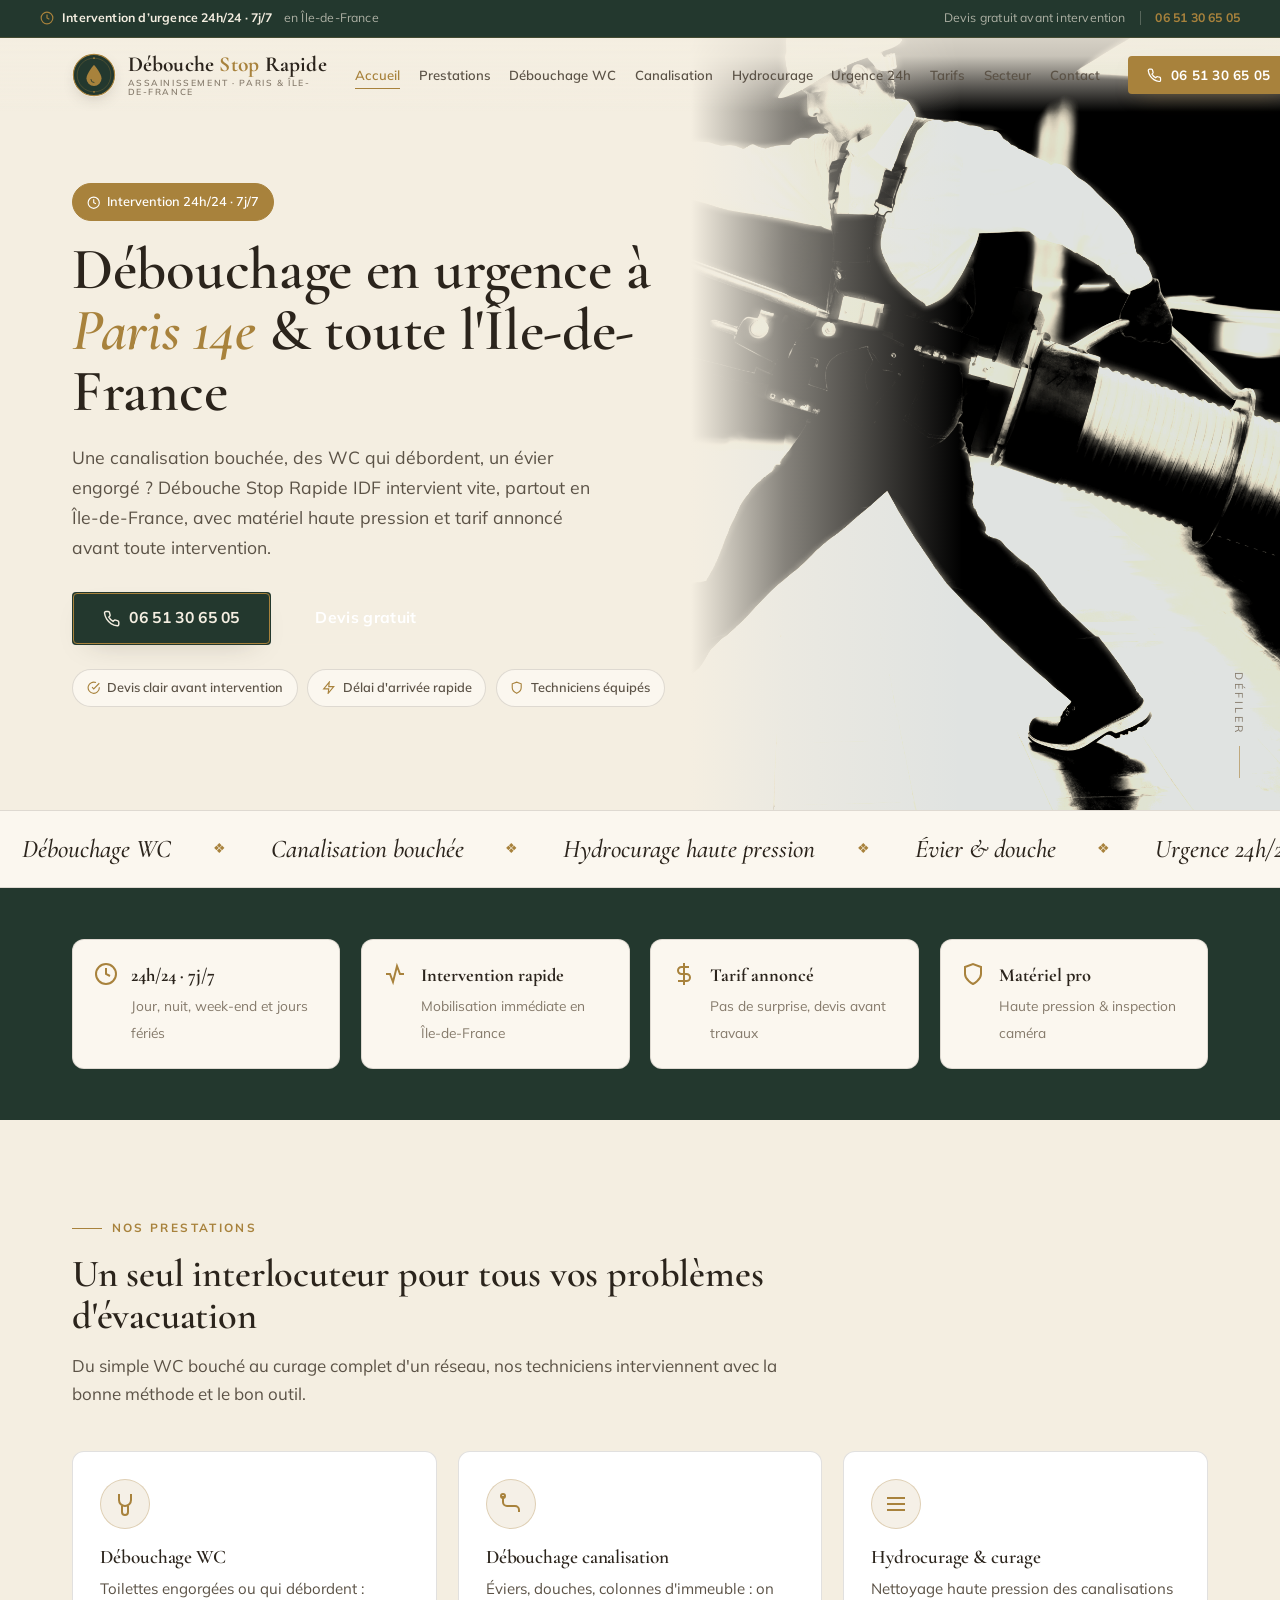
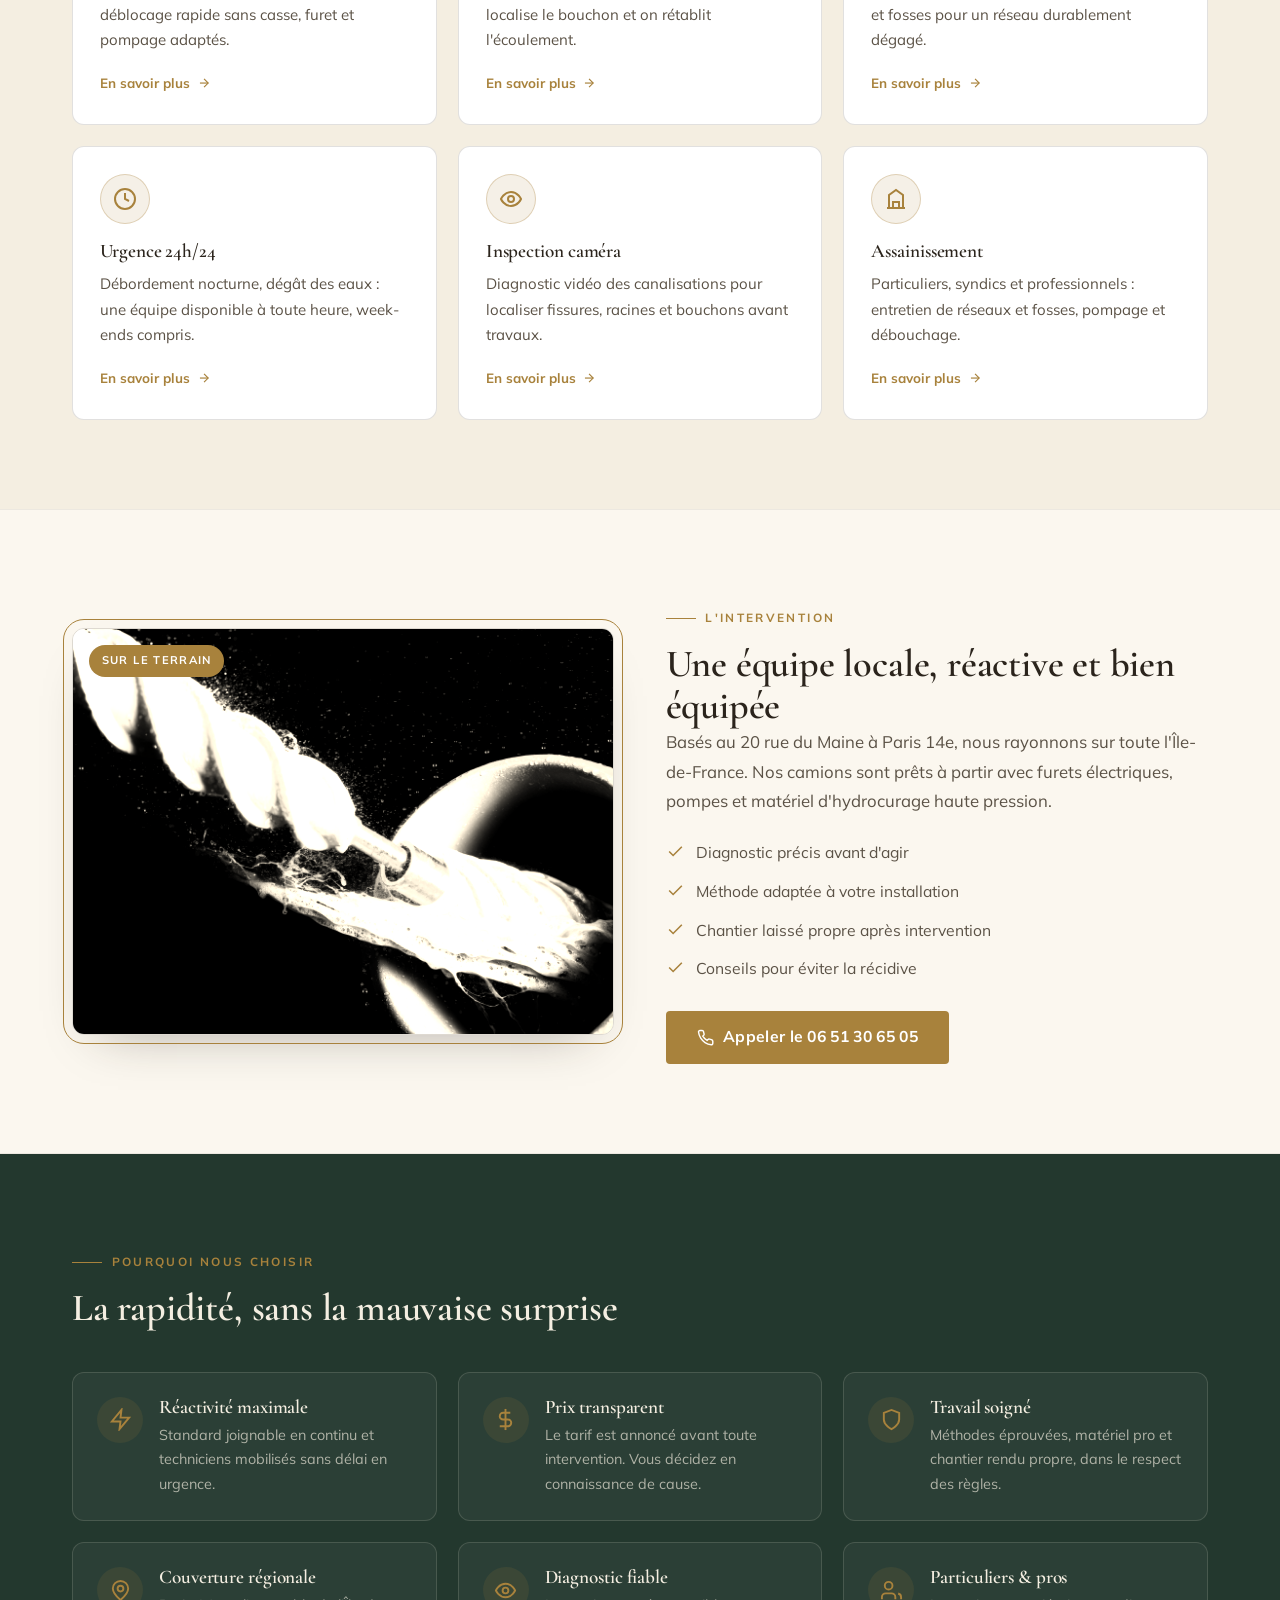
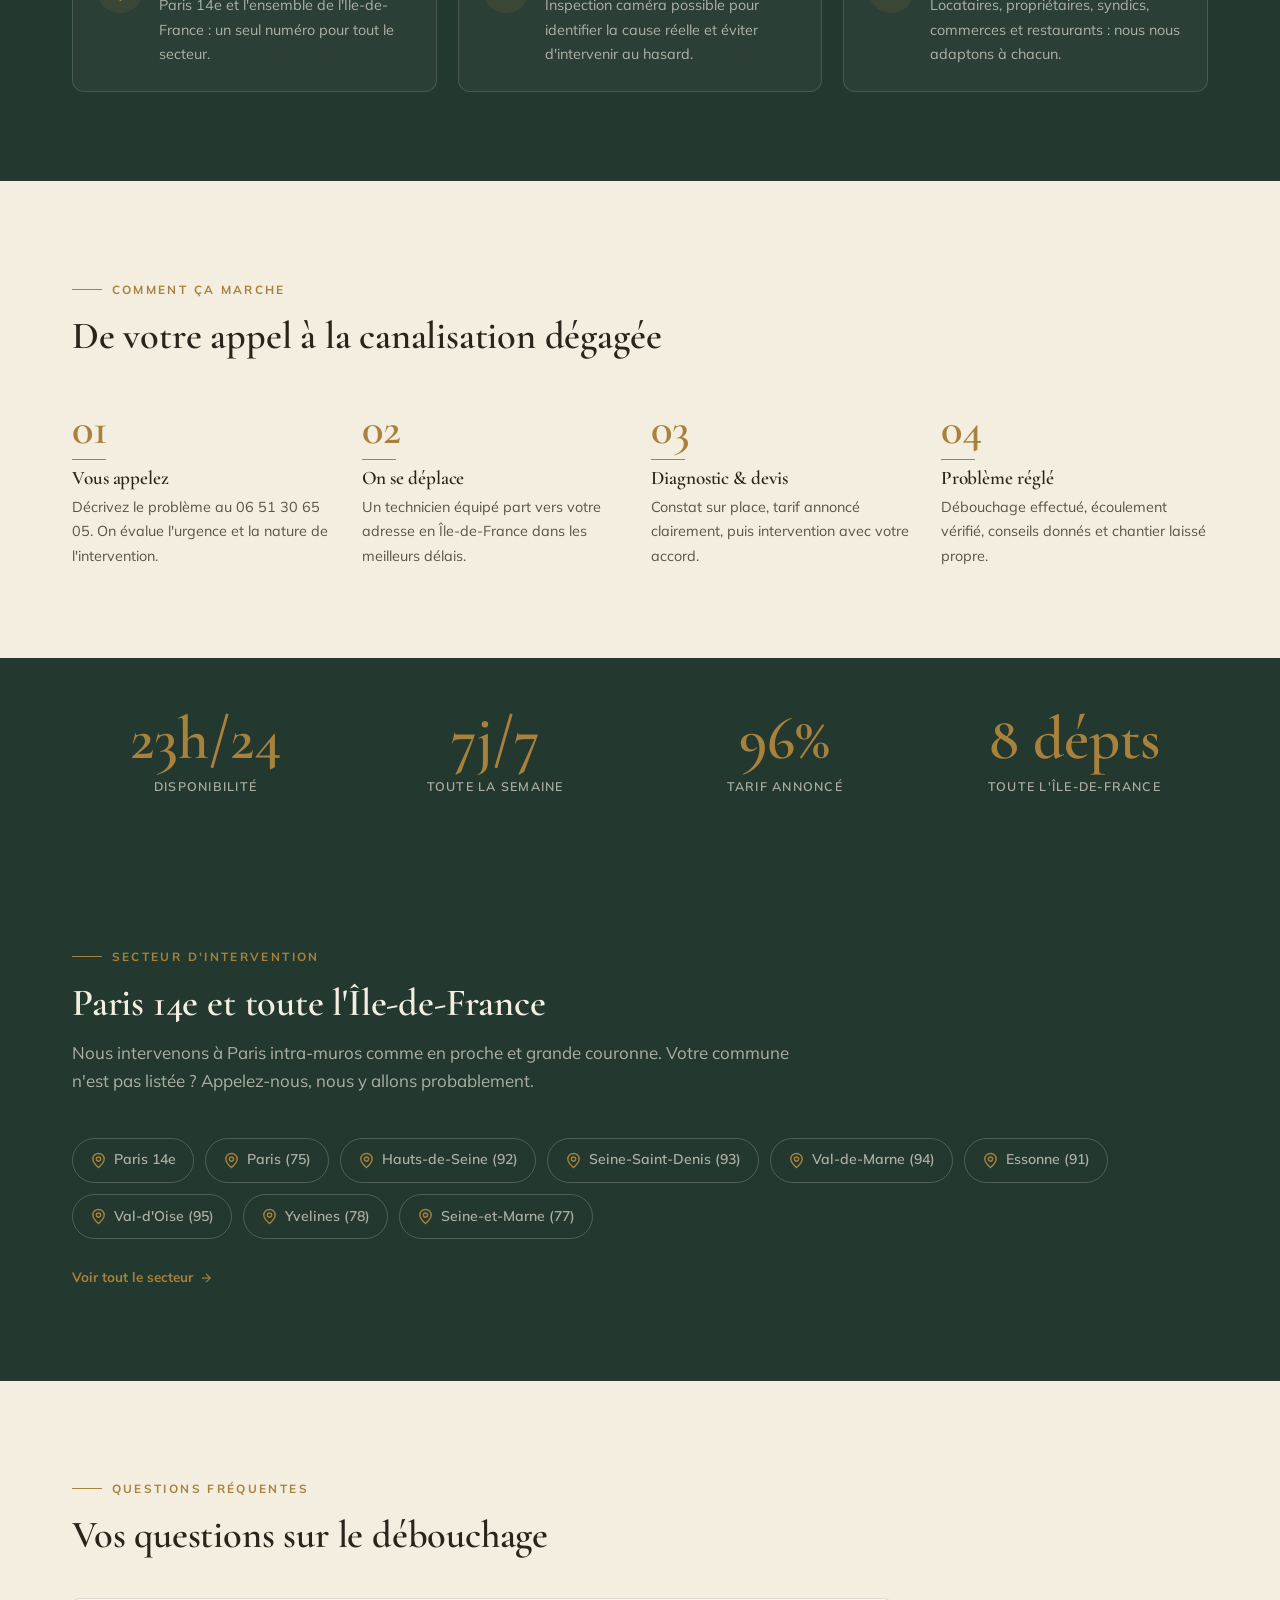
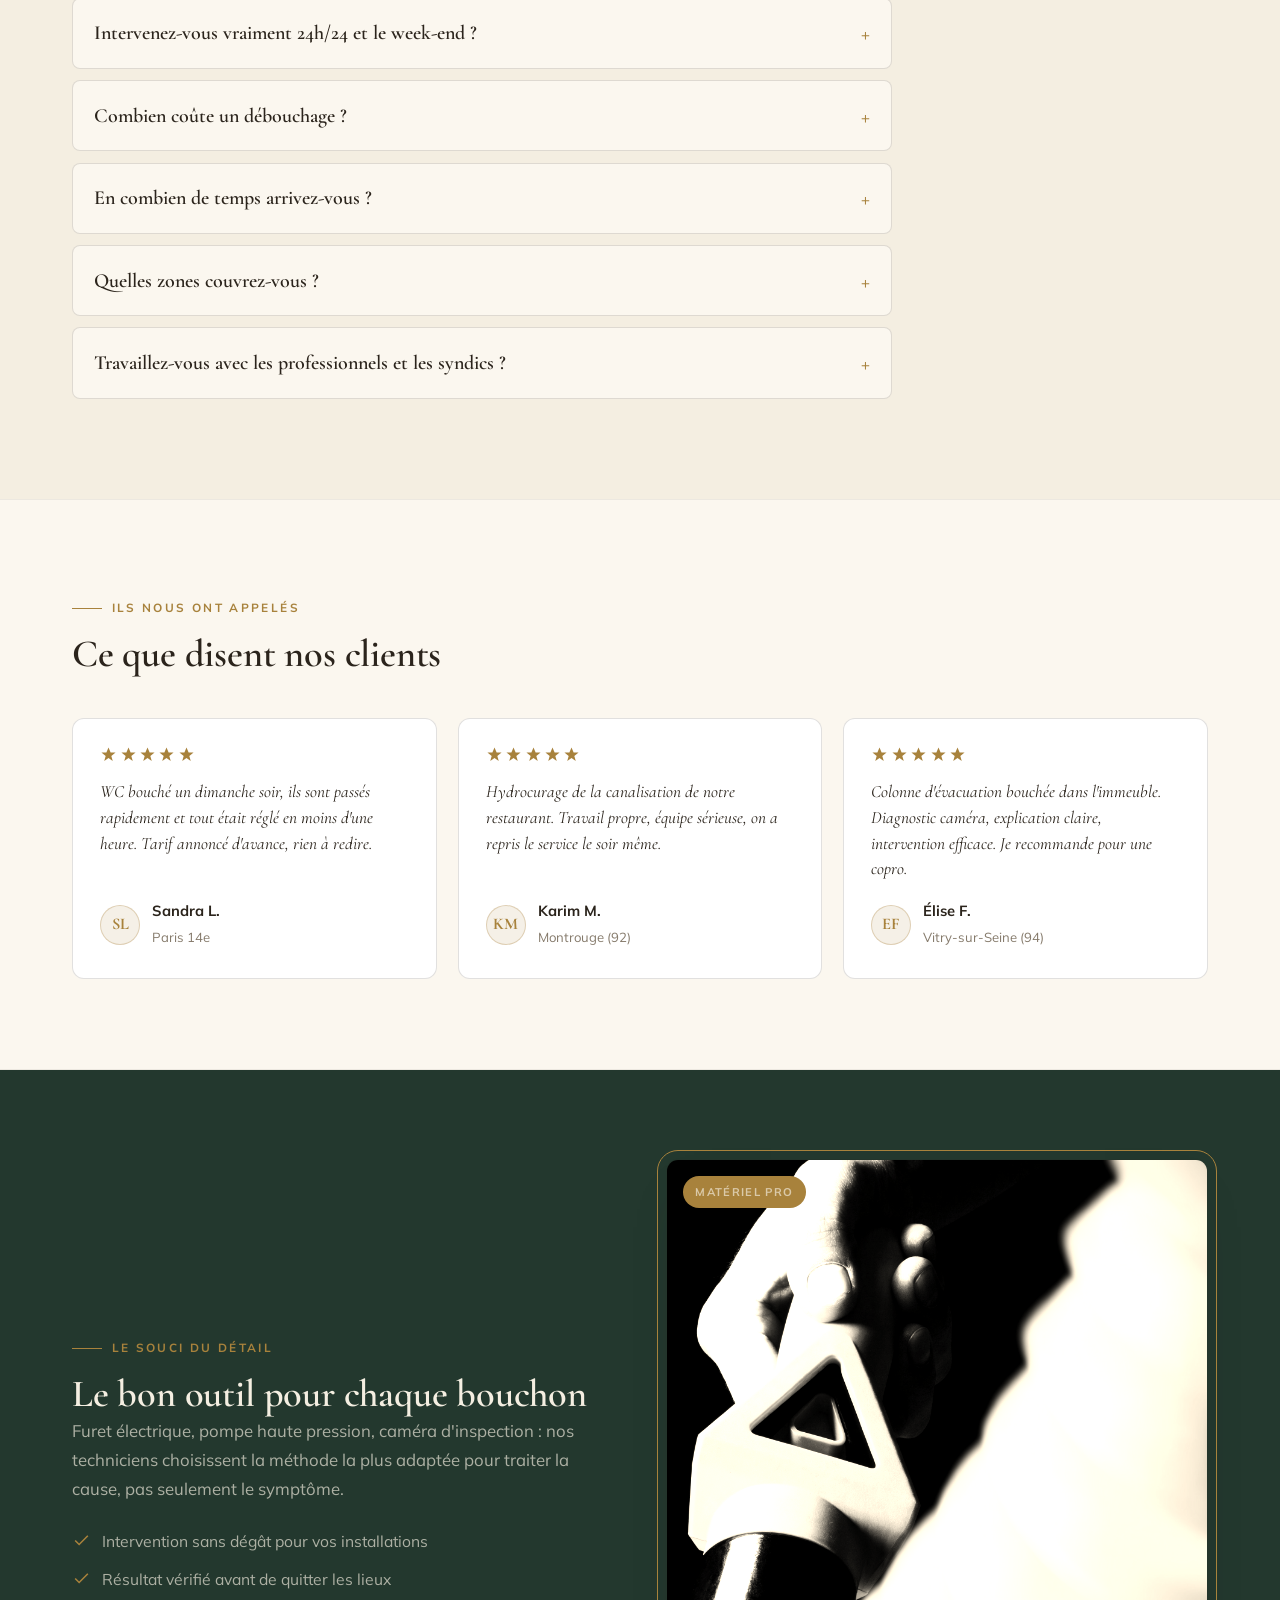
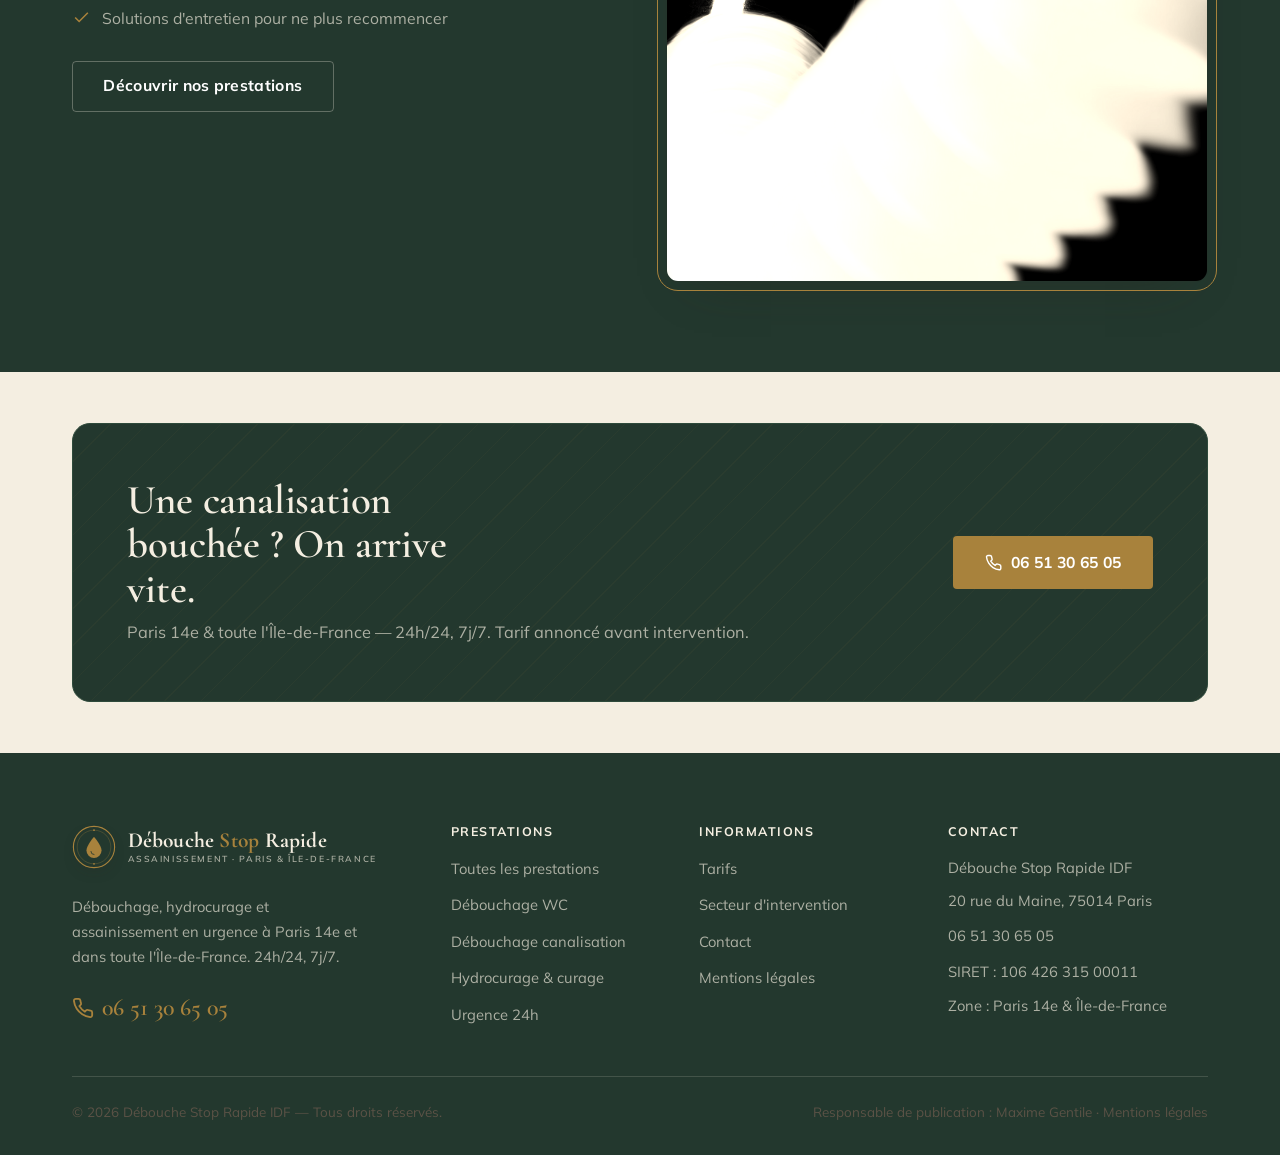
<file: index.html>
<!DOCTYPE html>
<html lang="fr">
<head>
  <title>Débouchage Paris 14e & Île-de-France 24h/24 | Débouche Stop Rapide IDF</title>
  <meta name="description" content="Débouchage WC, canalisation et hydrocurage à Paris 14e et dans toute l'Île-de-France. Intervention rapide 24h/24, 7j/7. Devis gratuit. Appelez le 06 51 30 65 05." />
  <meta charset="UTF-8" />
  <meta name="viewport" content="width=device-width, initial-scale=1" />
  <meta name="theme-color" content="#0A0A0A" />
  <link rel="preconnect" href="https://fonts.googleapis.com" />
  <link rel="preconnect" href="https://fonts.gstatic.com" crossorigin />
  <link href="https://fonts.googleapis.com/css2?family=Syne:wght@600;700;800&family=Manrope:wght@400;500;600;700;800&display=swap" rel="stylesheet" />
  <link rel="stylesheet" href="assets/css/styles.css" />
  <link rel="icon" href="favicon.svg" type="image/svg+xml" />
  <script src="assets/js/main.js" defer></script>
</head>
<body class="home">

  <!-- ================= HEADER ================= -->
  <header class="site-header">
    <div class="container nav">
      <a href="index.html" class="brand" aria-label="Débouche Stop Rapide IDF — accueil">
        <svg class="brand__mark" viewBox="0 0 64 64" aria-hidden="true"><rect width="64" height="64" rx="14" fill="#C6FF3A"/><path d="M14 40 L40 40" stroke="#0A0A0A" stroke-width="6" stroke-linecap="round"/><path d="M22 30 L44 30" stroke="#0A0A0A" stroke-width="6" stroke-linecap="round" opacity="0.55"/><path d="M30 20 L48 20" stroke="#0A0A0A" stroke-width="6" stroke-linecap="round" opacity="0.3"/><path d="M40 46 l10 -14 -7 0 4 -12 -16 18 7 0 z" fill="#0A0A0A"/></svg>
        <span>Débouche <strong>Stop</strong> Rapide</span>
      </a>
      <nav class="nav__links" aria-label="Navigation principale">
        <a href="index.html" class="active" aria-current="page">Accueil</a>
        <a href="nos-prestations.html">Prestations</a>
        <a href="debouchage-wc.html">Débouchage WC</a>
        <a href="debouchage-canalisation.html">Canalisation</a>
        <a href="hydrocurage-curage.html">Hydrocurage</a>
        <a href="urgence-24h.html">Urgence 24h</a>
        <a href="tarifs.html">Tarifs</a>
        <a href="secteur-intervention.html">Secteur</a>
        <a href="contact.html">Contact</a>
      </nav>
      <div class="nav__cta">
        <a href="tel:0651306505" class="btn btn-call">
          <svg viewBox="0 0 24 24" fill="none" stroke="currentColor" stroke-width="2" aria-hidden="true"><path d="M22 16.92v3a2 2 0 0 1-2.18 2 19.79 19.79 0 0 1-8.63-3.07 19.5 19.5 0 0 1-6-6 19.79 19.79 0 0 1-3.07-8.67A2 2 0 0 1 4.11 2h3a2 2 0 0 1 2 1.72c.13.96.36 1.9.7 2.81a2 2 0 0 1-.45 2.11L8.09 9.91a16 16 0 0 0 6 6l1.27-1.27a2 2 0 0 1 2.11-.45c.91.34 1.85.57 2.81.7A2 2 0 0 1 22 16.92z"/></svg>
          06 51 30 65 05
        </a>
        <button class="nav__toggle" aria-expanded="false" aria-controls="mobile-menu" aria-label="Ouvrir le menu"><span></span></button>
      </div>
    </div>
  </header>

  <!-- ================= MOBILE MENU ================= -->
  <nav id="mobile-menu" class="mobile-menu" aria-label="Navigation mobile">
    <a href="index.html" class="active" aria-current="page">Accueil</a>
    <a href="nos-prestations.html">Prestations</a>
    <a href="debouchage-wc.html">Débouchage WC</a>
    <a href="debouchage-canalisation.html">Canalisation</a>
    <a href="hydrocurage-curage.html">Hydrocurage</a>
    <a href="urgence-24h.html">Urgence 24h</a>
    <a href="tarifs.html">Tarifs</a>
    <a href="secteur-intervention.html">Secteur</a>
    <a href="contact.html">Contact</a>
    <a href="tel:0651306505" class="btn btn-primary btn-block btn-lg">Appeler maintenant</a>
  </nav>

  <main id="main">

    <!-- ================= HERO ================= -->
    <section class="hero">
      <div class="hero__media"><img src="assets/images/hero.jpg" alt="Technicien en intervention de débouchage de canalisation à Paris 14e" /></div>
      <div class="hero__overlay" aria-hidden="true"></div>
      <div class="container">
        <div class="hero__inner reveal in-view">
          <span class="chip chip--solid"><svg viewBox="0 0 24 24" fill="none" stroke="currentColor" stroke-width="2" aria-hidden="true"><circle cx="12" cy="12" r="10"/><path d="M12 6v6l4 2"/></svg> Intervention 24h/24 · 7j/7</span>
          <h1>Débouchage en urgence à <span class="hl">Paris 14e</span> & toute l'Île-de-France</h1>
          <p class="hero__sub">Une canalisation bouchée, des WC qui débordent, un évier engorgé ? Débouche Stop Rapide IDF intervient vite, partout en Île-de-France, avec matériel haute pression et tarif annoncé avant toute intervention.</p>
          <div class="hero__cta">
            <a href="tel:0651306505" class="btn btn-primary btn-lg pulse">
              <svg viewBox="0 0 24 24" fill="none" stroke="currentColor" stroke-width="2" aria-hidden="true"><path d="M22 16.92v3a2 2 0 0 1-2.18 2 19.79 19.79 0 0 1-8.63-3.07 19.5 19.5 0 0 1-6-6 19.79 19.79 0 0 1-3.07-8.67A2 2 0 0 1 4.11 2h3a2 2 0 0 1 2 1.72c.13.96.36 1.9.7 2.81a2 2 0 0 1-.45 2.11L8.09 9.91a16 16 0 0 0 6 6l1.27-1.27a2 2 0 0 1 2.11-.45c.91.34 1.85.57 2.81.7A2 2 0 0 1 22 16.92z"/></svg>
              06 51 30 65 05
            </a>
            <a href="contact.html" class="btn btn-ghost btn-lg on-dark" style="color:#fff">Devis gratuit</a>
          </div>
          <div class="hero__badges">
            <span class="chip"><svg viewBox="0 0 24 24" fill="none" stroke="currentColor" stroke-width="2" aria-hidden="true"><path d="M22 11.08V12a10 10 0 1 1-5.93-9.14"/><path d="M22 4 12 14.01l-3-3"/></svg> Devis clair avant intervention</span>
            <span class="chip"><svg viewBox="0 0 24 24" fill="none" stroke="currentColor" stroke-width="2" aria-hidden="true"><polygon points="13 2 3 14 12 14 11 22 21 10 12 10 13 2"/></svg> Délai d'arrivée rapide</span>
            <span class="chip"><svg viewBox="0 0 24 24" fill="none" stroke="currentColor" stroke-width="2" aria-hidden="true"><path d="M12 22s8-4 8-10V5l-8-3-8 3v7c0 6 8 10 8 10z"/></svg> Techniciens équipés</span>
          </div>
        </div>
      </div>
      <span class="hero__scroll" aria-hidden="true">Défiler</span>
    </section>

    <!-- ================= MARQUEE ================= -->
    <div class="marquee" aria-hidden="true">
      <div class="marquee__track" data-speed="70">
        <span>Débouchage WC</span><span>Canalisation bouchée</span><span>Hydrocurage haute pression</span><span>Évier & douche</span><span>Urgence 24h/24</span><span>Inspection caméra</span><span>Assainissement</span>
      </div>
    </div>

    <!-- ================= REASSURANCE ================= -->
    <section class="section section--dark section--tight">
      <div class="container">
        <div class="reassure reveal-stagger">
          <div class="reassure__item">
            <svg viewBox="0 0 24 24" fill="none" stroke="currentColor" stroke-width="2" aria-hidden="true"><circle cx="12" cy="12" r="10"/><path d="M12 6v6l4 2"/></svg>
            <div><strong>24h/24 · 7j/7</strong><span>Jour, nuit, week-end et jours fériés</span></div>
          </div>
          <div class="reassure__item">
            <svg viewBox="0 0 24 24" fill="none" stroke="currentColor" stroke-width="2" aria-hidden="true"><path d="M3 12h4l3 8 4-16 3 8h4"/></svg>
            <div><strong>Intervention rapide</strong><span>Mobilisation immédiate en Île-de-France</span></div>
          </div>
          <div class="reassure__item">
            <svg viewBox="0 0 24 24" fill="none" stroke="currentColor" stroke-width="2" aria-hidden="true"><path d="M12 1v22"/><path d="M17 5H9.5a3.5 3.5 0 0 0 0 7h5a3.5 3.5 0 0 1 0 7H6"/></svg>
            <div><strong>Tarif annoncé</strong><span>Pas de surprise, devis avant travaux</span></div>
          </div>
          <div class="reassure__item">
            <svg viewBox="0 0 24 24" fill="none" stroke="currentColor" stroke-width="2" aria-hidden="true"><path d="M12 22s8-4 8-10V5l-8-3-8 3v7c0 6 8 10 8 10z"/></svg>
            <div><strong>Matériel pro</strong><span>Haute pression & inspection caméra</span></div>
          </div>
        </div>
      </div>
    </section>

    <!-- ================= SERVICES ================= -->
    <section class="section">
      <div class="container">
        <div class="section-head reveal">
          <span class="eyebrow">Nos prestations</span>
          <h2>Un seul interlocuteur pour tous vos problèmes d'évacuation</h2>
          <p>Du simple WC bouché au curage complet d'un réseau, nos techniciens interviennent avec la bonne méthode et le bon outil.</p>
        </div>
        <div class="grid grid-3 reveal-stagger">
          <article class="card card--service" data-tilt>
            <div class="card__icon"><svg viewBox="0 0 24 24" fill="none" stroke="currentColor" stroke-width="2" aria-hidden="true"><path d="M6 2v6a6 6 0 0 0 12 0V2"/><path d="M9 14v6a3 3 0 0 0 6 0v-6"/></svg></div>
            <h3>Débouchage WC</h3>
            <p>Toilettes engorgées ou qui débordent : déblocage rapide sans casse, furet et pompage adaptés.</p>
            <a href="debouchage-wc.html" class="card__link">En savoir plus <svg viewBox="0 0 24 24" fill="none" stroke="currentColor" stroke-width="2" aria-hidden="true"><path d="M5 12h14"/><path d="m12 5 7 7-7 7"/></svg></a>
          </article>
          <article class="card card--service" data-tilt>
            <div class="card__icon"><svg viewBox="0 0 24 24" fill="none" stroke="currentColor" stroke-width="2" aria-hidden="true"><path d="M4 4v6a4 4 0 0 0 4 4h8a4 4 0 0 1 4 4v2"/><circle cx="4" cy="4" r="2"/></svg></div>
            <h3>Débouchage canalisation</h3>
            <p>Éviers, douches, colonnes d'immeuble : on localise le bouchon et on rétablit l'écoulement.</p>
            <a href="debouchage-canalisation.html" class="card__link">En savoir plus <svg viewBox="0 0 24 24" fill="none" stroke="currentColor" stroke-width="2" aria-hidden="true"><path d="M5 12h14"/><path d="m12 5 7 7-7 7"/></svg></a>
          </article>
          <article class="card card--service" data-tilt>
            <div class="card__icon"><svg viewBox="0 0 24 24" fill="none" stroke="currentColor" stroke-width="2" aria-hidden="true"><path d="M3 12h18"/><path d="M3 6h18"/><path d="M3 18h18"/></svg></div>
            <h3>Hydrocurage & curage</h3>
            <p>Nettoyage haute pression des canalisations et fosses pour un réseau durablement dégagé.</p>
            <a href="hydrocurage-curage.html" class="card__link">En savoir plus <svg viewBox="0 0 24 24" fill="none" stroke="currentColor" stroke-width="2" aria-hidden="true"><path d="M5 12h14"/><path d="m12 5 7 7-7 7"/></svg></a>
          </article>
          <article class="card card--service" data-tilt>
            <div class="card__icon"><svg viewBox="0 0 24 24" fill="none" stroke="currentColor" stroke-width="2" aria-hidden="true"><circle cx="12" cy="12" r="10"/><path d="M12 6v6l4 2"/></svg></div>
            <h3>Urgence 24h/24</h3>
            <p>Débordement nocturne, dégât des eaux : une équipe disponible à toute heure, week-ends compris.</p>
            <a href="urgence-24h.html" class="card__link">En savoir plus <svg viewBox="0 0 24 24" fill="none" stroke="currentColor" stroke-width="2" aria-hidden="true"><path d="M5 12h14"/><path d="m12 5 7 7-7 7"/></svg></a>
          </article>
          <article class="card card--service" data-tilt>
            <div class="card__icon"><svg viewBox="0 0 24 24" fill="none" stroke="currentColor" stroke-width="2" aria-hidden="true"><path d="M2 12s3-7 10-7 10 7 10 7-3 7-10 7-10-7-10-7Z"/><circle cx="12" cy="12" r="3"/></svg></div>
            <h3>Inspection caméra</h3>
            <p>Diagnostic vidéo des canalisations pour localiser fissures, racines et bouchons avant travaux.</p>
            <a href="nos-prestations.html" class="card__link">En savoir plus <svg viewBox="0 0 24 24" fill="none" stroke="currentColor" stroke-width="2" aria-hidden="true"><path d="M5 12h14"/><path d="m12 5 7 7-7 7"/></svg></a>
          </article>
          <article class="card card--service" data-tilt>
            <div class="card__icon"><svg viewBox="0 0 24 24" fill="none" stroke="currentColor" stroke-width="2" aria-hidden="true"><path d="M3 21h18"/><path d="M5 21V8l7-5 7 5v13"/><path d="M9 21v-6h6v6"/></svg></div>
            <h3>Assainissement</h3>
            <p>Particuliers, syndics et professionnels : entretien de réseaux et fosses, pompage et débouchage.</p>
            <a href="nos-prestations.html" class="card__link">En savoir plus <svg viewBox="0 0 24 24" fill="none" stroke="currentColor" stroke-width="2" aria-hidden="true"><path d="M5 12h14"/><path d="m12 5 7 7-7 7"/></svg></a>
          </article>
        </div>
      </div>
    </section>

    <!-- ================= INTERVENTION (image) ================= -->
    <section class="section section--paper">
      <div class="container">
        <div class="media-split">
          <div class="media-frame media-frame--wide reveal-x">
            <span class="media-tag">Sur le terrain</span>
            <img src="assets/images/intervention.jpg" alt="Camion et équipement d'hydrocurage haute pression de Débouche Stop Rapide IDF" />
          </div>
          <div class="reveal">
            <span class="eyebrow">L'intervention</span>
            <h2>Une équipe locale, réactive et bien équipée</h2>
            <p class="lead">Basés au 20 rue du Maine à Paris 14e, nous rayonnons sur toute l'Île-de-France. Nos camions sont prêts à partir avec furets électriques, pompes et matériel d'hydrocurage haute pression.</p>
            <ul class="ticks" style="margin-top:1.5rem">
              <li><svg viewBox="0 0 24 24" fill="none" stroke="currentColor" stroke-width="2" aria-hidden="true"><path d="M20 6 9 17l-5-5"/></svg> Diagnostic précis avant d'agir</li>
              <li><svg viewBox="0 0 24 24" fill="none" stroke="currentColor" stroke-width="2" aria-hidden="true"><path d="M20 6 9 17l-5-5"/></svg> Méthode adaptée à votre installation</li>
              <li><svg viewBox="0 0 24 24" fill="none" stroke="currentColor" stroke-width="2" aria-hidden="true"><path d="M20 6 9 17l-5-5"/></svg> Chantier laissé propre après intervention</li>
              <li><svg viewBox="0 0 24 24" fill="none" stroke="currentColor" stroke-width="2" aria-hidden="true"><path d="M20 6 9 17l-5-5"/></svg> Conseils pour éviter la récidive</li>
            </ul>
            <a href="tel:0651306505" class="btn btn-call btn-lg" style="margin-top:1.8rem"><svg viewBox="0 0 24 24" fill="none" stroke="currentColor" stroke-width="2" aria-hidden="true"><path d="M22 16.92v3a2 2 0 0 1-2.18 2 19.79 19.79 0 0 1-8.63-3.07 19.5 19.5 0 0 1-6-6 19.79 19.79 0 0 1-3.07-8.67A2 2 0 0 1 4.11 2h3a2 2 0 0 1 2 1.72c.13.96.36 1.9.7 2.81a2 2 0 0 1-.45 2.11L8.09 9.91a16 16 0 0 0 6 6l1.27-1.27a2 2 0 0 1 2.11-.45c.91.34 1.85.57 2.81.7A2 2 0 0 1 22 16.92z"/></svg> Appeler le 06 51 30 65 05</a>
          </div>
        </div>
      </div>
    </section>

    <!-- ================= WHY US ================= -->
    <section class="section section--dark">
      <div class="container">
        <div class="section-head reveal">
          <span class="eyebrow">Pourquoi nous choisir</span>
          <h2>La rapidité, sans la mauvaise surprise</h2>
        </div>
        <div class="grid grid-3 reveal-stagger">
          <div class="feature"><div class="feature__icon"><svg viewBox="0 0 24 24" fill="none" stroke="currentColor" stroke-width="2" aria-hidden="true"><polygon points="13 2 3 14 12 14 11 22 21 10 12 10 13 2"/></svg></div><div><h3>Réactivité maximale</h3><p>Standard joignable en continu et techniciens mobilisés sans délai en urgence.</p></div></div>
          <div class="feature"><div class="feature__icon"><svg viewBox="0 0 24 24" fill="none" stroke="currentColor" stroke-width="2" aria-hidden="true"><path d="M12 1v22"/><path d="M17 5H9.5a3.5 3.5 0 0 0 0 7h5a3.5 3.5 0 0 1 0 7H6"/></svg></div><div><h3>Prix transparent</h3><p>Le tarif est annoncé avant toute intervention. Vous décidez en connaissance de cause.</p></div></div>
          <div class="feature"><div class="feature__icon"><svg viewBox="0 0 24 24" fill="none" stroke="currentColor" stroke-width="2" aria-hidden="true"><path d="M12 22s8-4 8-10V5l-8-3-8 3v7c0 6 8 10 8 10z"/></svg></div><div><h3>Travail soigné</h3><p>Méthodes éprouvées, matériel pro et chantier rendu propre, dans le respect des règles.</p></div></div>
          <div class="feature"><div class="feature__icon"><svg viewBox="0 0 24 24" fill="none" stroke="currentColor" stroke-width="2" aria-hidden="true"><circle cx="12" cy="10" r="3"/><path d="M12 2a8 8 0 0 0-8 8c0 5.25 8 12 8 12s8-6.75 8-12a8 8 0 0 0-8-8Z"/></svg></div><div><h3>Couverture régionale</h3><p>Paris 14e et l'ensemble de l'Île-de-France : un seul numéro pour tout le secteur.</p></div></div>
          <div class="feature"><div class="feature__icon"><svg viewBox="0 0 24 24" fill="none" stroke="currentColor" stroke-width="2" aria-hidden="true"><path d="M2 12s3-7 10-7 10 7 10 7-3 7-10 7-10-7-10-7Z"/><circle cx="12" cy="12" r="3"/></svg></div><div><h3>Diagnostic fiable</h3><p>Inspection caméra possible pour identifier la cause réelle et éviter d'intervenir au hasard.</p></div></div>
          <div class="feature"><div class="feature__icon"><svg viewBox="0 0 24 24" fill="none" stroke="currentColor" stroke-width="2" aria-hidden="true"><path d="M16 21v-2a4 4 0 0 0-4-4H6a4 4 0 0 0-4 4v2"/><circle cx="9" cy="7" r="4"/><path d="M22 21v-2a4 4 0 0 0-3-3.87"/></svg></div><div><h3>Particuliers & pros</h3><p>Locataires, propriétaires, syndics, commerces et restaurants : nous nous adaptons à chacun.</p></div></div>
        </div>
      </div>
    </section>

    <!-- ================= PROCESS ================= -->
    <section class="section">
      <div class="container">
        <div class="section-head reveal">
          <span class="eyebrow">Comment ça marche</span>
          <h2>De votre appel à la canalisation dégagée</h2>
        </div>
        <div class="steps reveal-stagger">
          <div class="step"><span class="step__n">01</span><h3>Vous appelez</h3><p>Décrivez le problème au 06 51 30 65 05. On évalue l'urgence et la nature de l'intervention.</p></div>
          <div class="step"><span class="step__n">02</span><h3>On se déplace</h3><p>Un technicien équipé part vers votre adresse en Île-de-France dans les meilleurs délais.</p></div>
          <div class="step"><span class="step__n">03</span><h3>Diagnostic & devis</h3><p>Constat sur place, tarif annoncé clairement, puis intervention avec votre accord.</p></div>
          <div class="step"><span class="step__n">04</span><h3>Problème réglé</h3><p>Débouchage effectué, écoulement vérifié, conseils donnés et chantier laissé propre.</p></div>
        </div>
      </div>
    </section>

    <!-- ================= STATS ================= -->
    <section class="section section--lime section--tight">
      <div class="container">
        <div class="stats reveal-stagger">
          <div class="stat"><div class="stat__num" data-count="24" data-suffix="h/24">0</div><div class="stat__label">Disponibilité</div></div>
          <div class="stat"><div class="stat__num" data-count="7" data-suffix="j/7">0</div><div class="stat__label">Toute la semaine</div></div>
          <div class="stat"><div class="stat__num" data-count="100" data-suffix="%">0</div><div class="stat__label">Tarif annoncé</div></div>
          <div class="stat"><div class="stat__num" data-count="8" data-suffix=" dépts">0</div><div class="stat__label">Toute l'Île-de-France</div></div>
        </div>
      </div>
    </section>

    <!-- ================= ZONES ================= -->
    <section class="section section--dark">
      <div class="container">
        <div class="section-head reveal">
          <span class="eyebrow">Secteur d'intervention</span>
          <h2>Paris 14e et toute l'Île-de-France</h2>
          <p>Nous intervenons à Paris intra-muros comme en proche et grande couronne. Votre commune n'est pas listée ? Appelez-nous, nous y allons probablement.</p>
        </div>
        <div class="zones reveal-stagger">
          <span class="zone"><svg viewBox="0 0 24 24" fill="none" stroke="currentColor" stroke-width="2" aria-hidden="true"><circle cx="12" cy="10" r="3"/><path d="M12 2a8 8 0 0 0-8 8c0 5.25 8 12 8 12s8-6.75 8-12a8 8 0 0 0-8-8Z"/></svg> Paris 14e</span>
          <span class="zone"><svg viewBox="0 0 24 24" fill="none" stroke="currentColor" stroke-width="2" aria-hidden="true"><circle cx="12" cy="10" r="3"/><path d="M12 2a8 8 0 0 0-8 8c0 5.25 8 12 8 12s8-6.75 8-12a8 8 0 0 0-8-8Z"/></svg> Paris (75)</span>
          <span class="zone"><svg viewBox="0 0 24 24" fill="none" stroke="currentColor" stroke-width="2" aria-hidden="true"><circle cx="12" cy="10" r="3"/><path d="M12 2a8 8 0 0 0-8 8c0 5.25 8 12 8 12s8-6.75 8-12a8 8 0 0 0-8-8Z"/></svg> Hauts-de-Seine (92)</span>
          <span class="zone"><svg viewBox="0 0 24 24" fill="none" stroke="currentColor" stroke-width="2" aria-hidden="true"><circle cx="12" cy="10" r="3"/><path d="M12 2a8 8 0 0 0-8 8c0 5.25 8 12 8 12s8-6.75 8-12a8 8 0 0 0-8-8Z"/></svg> Seine-Saint-Denis (93)</span>
          <span class="zone"><svg viewBox="0 0 24 24" fill="none" stroke="currentColor" stroke-width="2" aria-hidden="true"><circle cx="12" cy="10" r="3"/><path d="M12 2a8 8 0 0 0-8 8c0 5.25 8 12 8 12s8-6.75 8-12a8 8 0 0 0-8-8Z"/></svg> Val-de-Marne (94)</span>
          <span class="zone"><svg viewBox="0 0 24 24" fill="none" stroke="currentColor" stroke-width="2" aria-hidden="true"><circle cx="12" cy="10" r="3"/><path d="M12 2a8 8 0 0 0-8 8c0 5.25 8 12 8 12s8-6.75 8-12a8 8 0 0 0-8-8Z"/></svg> Essonne (91)</span>
          <span class="zone"><svg viewBox="0 0 24 24" fill="none" stroke="currentColor" stroke-width="2" aria-hidden="true"><circle cx="12" cy="10" r="3"/><path d="M12 2a8 8 0 0 0-8 8c0 5.25 8 12 8 12s8-6.75 8-12a8 8 0 0 0-8-8Z"/></svg> Val-d'Oise (95)</span>
          <span class="zone"><svg viewBox="0 0 24 24" fill="none" stroke="currentColor" stroke-width="2" aria-hidden="true"><circle cx="12" cy="10" r="3"/><path d="M12 2a8 8 0 0 0-8 8c0 5.25 8 12 8 12s8-6.75 8-12a8 8 0 0 0-8-8Z"/></svg> Yvelines (78)</span>
          <span class="zone"><svg viewBox="0 0 24 24" fill="none" stroke="currentColor" stroke-width="2" aria-hidden="true"><circle cx="12" cy="10" r="3"/><path d="M12 2a8 8 0 0 0-8 8c0 5.25 8 12 8 12s8-6.75 8-12a8 8 0 0 0-8-8Z"/></svg> Seine-et-Marne (77)</span>
        </div>
        <p style="margin-top:1.5rem"><a href="secteur-intervention.html" class="card__link">Voir tout le secteur <svg viewBox="0 0 24 24" fill="none" stroke="currentColor" stroke-width="2" aria-hidden="true"><path d="M5 12h14"/><path d="m12 5 7 7-7 7"/></svg></a></p>
      </div>
    </section>

    <!-- ================= FAQ ================= -->
    <section class="section">
      <div class="container">
        <div class="section-head reveal">
          <span class="eyebrow">Questions fréquentes</span>
          <h2>Vos questions sur le débouchage</h2>
        </div>
        <div class="faq reveal">
          <details><summary>Intervenez-vous vraiment 24h/24 et le week-end ?</summary><p>Oui. Débouche Stop Rapide IDF intervient de jour comme de nuit, week-ends et jours fériés inclus. Pour une urgence, appelez directement le 06 51 30 65 05.</p></details>
          <details><summary>Combien coûte un débouchage ?</summary><p>Le prix dépend du type de problème (WC, évier, canalisation, hydrocurage) et de l'accès. Un tarif clair vous est toujours annoncé avant le début de l'intervention. Consultez notre page Tarifs pour les fourchettes indicatives.</p></details>
          <details><summary>En combien de temps arrivez-vous ?</summary><p>Nous mobilisons un technicien dès votre appel. Le délai dépend de votre commune en Île-de-France et du trafic, mais la rapidité est notre priorité, surtout en cas d'urgence.</p></details>
          <details><summary>Quelles zones couvrez-vous ?</summary><p>Paris 14e, Paris intra-muros et toute l'Île-de-France (92, 93, 94, 91, 95, 78, 77). Appelez-nous pour confirmer votre adresse.</p></details>
          <details><summary>Travaillez-vous avec les professionnels et les syndics ?</summary><p>Oui, nous intervenons pour les particuliers comme pour les commerces, restaurants, copropriétés et syndics, avec des solutions d'entretien régulier des réseaux.</p></details>
        </div>
      </div>
    </section>

    <!-- ================= REVIEWS ================= -->
    <section class="section section--paper">
      <div class="container">
        <div class="section-head reveal">
          <span class="eyebrow">Ils nous ont appelés</span>
          <h2>Ce que disent nos clients</h2>
        </div>
        <div class="reviews reveal-stagger">
          <figure class="review"><div class="review__stars" aria-label="5 étoiles sur 5">
            <svg viewBox="0 0 24 24" fill="currentColor" aria-hidden="true"><polygon points="12 2 15 9 22 9 16 14 18 21 12 17 6 21 8 14 2 9 9 9"/></svg><svg viewBox="0 0 24 24" fill="currentColor" aria-hidden="true"><polygon points="12 2 15 9 22 9 16 14 18 21 12 17 6 21 8 14 2 9 9 9"/></svg><svg viewBox="0 0 24 24" fill="currentColor" aria-hidden="true"><polygon points="12 2 15 9 22 9 16 14 18 21 12 17 6 21 8 14 2 9 9 9"/></svg><svg viewBox="0 0 24 24" fill="currentColor" aria-hidden="true"><polygon points="12 2 15 9 22 9 16 14 18 21 12 17 6 21 8 14 2 9 9 9"/></svg><svg viewBox="0 0 24 24" fill="currentColor" aria-hidden="true"><polygon points="12 2 15 9 22 9 16 14 18 21 12 17 6 21 8 14 2 9 9 9"/></svg></div>
            <blockquote><p>WC bouché un dimanche soir, ils sont passés rapidement et tout était réglé en moins d'une heure. Tarif annoncé d'avance, rien à redire.</p></blockquote>
            <figcaption class="review__author"><span class="review__avatar">SL</span><span><strong>Sandra L.</strong><span>Paris 14e</span></span></figcaption>
          </figure>
          <figure class="review"><div class="review__stars" aria-label="5 étoiles sur 5">
            <svg viewBox="0 0 24 24" fill="currentColor" aria-hidden="true"><polygon points="12 2 15 9 22 9 16 14 18 21 12 17 6 21 8 14 2 9 9 9"/></svg><svg viewBox="0 0 24 24" fill="currentColor" aria-hidden="true"><polygon points="12 2 15 9 22 9 16 14 18 21 12 17 6 21 8 14 2 9 9 9"/></svg><svg viewBox="0 0 24 24" fill="currentColor" aria-hidden="true"><polygon points="12 2 15 9 22 9 16 14 18 21 12 17 6 21 8 14 2 9 9 9"/></svg><svg viewBox="0 0 24 24" fill="currentColor" aria-hidden="true"><polygon points="12 2 15 9 22 9 16 14 18 21 12 17 6 21 8 14 2 9 9 9"/></svg><svg viewBox="0 0 24 24" fill="currentColor" aria-hidden="true"><polygon points="12 2 15 9 22 9 16 14 18 21 12 17 6 21 8 14 2 9 9 9"/></svg></div>
            <blockquote><p>Hydrocurage de la canalisation de notre restaurant. Travail propre, équipe sérieuse, on a repris le service le soir même.</p></blockquote>
            <figcaption class="review__author"><span class="review__avatar">KM</span><span><strong>Karim M.</strong><span>Montrouge (92)</span></span></figcaption>
          </figure>
          <figure class="review"><div class="review__stars" aria-label="5 étoiles sur 5">
            <svg viewBox="0 0 24 24" fill="currentColor" aria-hidden="true"><polygon points="12 2 15 9 22 9 16 14 18 21 12 17 6 21 8 14 2 9 9 9"/></svg><svg viewBox="0 0 24 24" fill="currentColor" aria-hidden="true"><polygon points="12 2 15 9 22 9 16 14 18 21 12 17 6 21 8 14 2 9 9 9"/></svg><svg viewBox="0 0 24 24" fill="currentColor" aria-hidden="true"><polygon points="12 2 15 9 22 9 16 14 18 21 12 17 6 21 8 14 2 9 9 9"/></svg><svg viewBox="0 0 24 24" fill="currentColor" aria-hidden="true"><polygon points="12 2 15 9 22 9 16 14 18 21 12 17 6 21 8 14 2 9 9 9"/></svg><svg viewBox="0 0 24 24" fill="currentColor" aria-hidden="true"><polygon points="12 2 15 9 22 9 16 14 18 21 12 17 6 21 8 14 2 9 9 9"/></svg></div>
            <blockquote><p>Colonne d'évacuation bouchée dans l'immeuble. Diagnostic caméra, explication claire, intervention efficace. Je recommande pour une copro.</p></blockquote>
            <figcaption class="review__author"><span class="review__avatar">EF</span><span><strong>Élise F.</strong><span>Vitry-sur-Seine (94)</span></span></figcaption>
          </figure>
        </div>
      </div>
    </section>

    <!-- ================= DETAIL IMAGE + CTA ================= -->
    <section class="section section--dark">
      <div class="container">
        <div class="media-split">
          <div class="reveal">
            <span class="eyebrow">Le souci du détail</span>
            <h2>Le bon outil pour chaque bouchon</h2>
            <p class="lead">Furet électrique, pompe haute pression, caméra d'inspection : nos techniciens choisissent la méthode la plus adaptée pour traiter la cause, pas seulement le symptôme.</p>
            <ul class="ticks" style="margin-top:1.5rem">
              <li><svg viewBox="0 0 24 24" fill="none" stroke="currentColor" stroke-width="2" aria-hidden="true"><path d="M20 6 9 17l-5-5"/></svg> Intervention sans dégât pour vos installations</li>
              <li><svg viewBox="0 0 24 24" fill="none" stroke="currentColor" stroke-width="2" aria-hidden="true"><path d="M20 6 9 17l-5-5"/></svg> Résultat vérifié avant de quitter les lieux</li>
              <li><svg viewBox="0 0 24 24" fill="none" stroke="currentColor" stroke-width="2" aria-hidden="true"><path d="M20 6 9 17l-5-5"/></svg> Solutions d'entretien pour ne plus recommencer</li>
            </ul>
            <a href="nos-prestations.html" class="btn btn-ghost btn-lg on-dark" style="color:#fff;margin-top:1.8rem">Découvrir nos prestations</a>
          </div>
          <div class="media-frame media-frame--tall reveal-x">
            <span class="media-tag">Matériel pro</span>
            <img src="assets/images/detail.jpg" alt="Gros plan sur le matériel de débouchage haute pression utilisé par nos techniciens" />
          </div>
        </div>
      </div>
    </section>

    <!-- ================= CTA BAND ================= -->
    <section class="section section--tight">
      <div class="container">
        <div class="cta-band reveal">
          <div class="cta-band__lines" aria-hidden="true"></div>
          <div class="cta-band__inner">
            <div>
              <h2>Une canalisation bouchée ? On arrive vite.</h2>
              <p>Paris 14e & toute l'Île-de-France — 24h/24, 7j/7. Tarif annoncé avant intervention.</p>
            </div>
            <a href="tel:0651306505" class="btn btn-call btn-lg"><svg viewBox="0 0 24 24" fill="none" stroke="currentColor" stroke-width="2" aria-hidden="true"><path d="M22 16.92v3a2 2 0 0 1-2.18 2 19.79 19.79 0 0 1-8.63-3.07 19.5 19.5 0 0 1-6-6 19.79 19.79 0 0 1-3.07-8.67A2 2 0 0 1 4.11 2h3a2 2 0 0 1 2 1.72c.13.96.36 1.9.7 2.81a2 2 0 0 1-.45 2.11L8.09 9.91a16 16 0 0 0 6 6l1.27-1.27a2 2 0 0 1 2.11-.45c.91.34 1.85.57 2.81.7A2 2 0 0 1 22 16.92z"/></svg> 06 51 30 65 05</a>
          </div>
        </div>
      </div>
    </section>

  </main>

  <!-- ================= FOOTER ================= -->
  <footer class="site-footer">
    <div class="container">
      <div class="footer-grid">
        <div class="footer-brand">
          <a href="index.html" class="brand" aria-label="Débouche Stop Rapide IDF — accueil">
            <svg class="brand__mark" viewBox="0 0 64 64" aria-hidden="true"><rect width="64" height="64" rx="14" fill="#C6FF3A"/><path d="M14 40 L40 40" stroke="#0A0A0A" stroke-width="6" stroke-linecap="round"/><path d="M22 30 L44 30" stroke="#0A0A0A" stroke-width="6" stroke-linecap="round" opacity="0.55"/><path d="M30 20 L48 20" stroke="#0A0A0A" stroke-width="6" stroke-linecap="round" opacity="0.3"/><path d="M40 46 l10 -14 -7 0 4 -12 -16 18 7 0 z" fill="#0A0A0A"/></svg>
            <span>Débouche <strong>Stop</strong> Rapide</span>
          </a>
          <p>Débouchage, hydrocurage et assainissement en urgence à Paris 14e et dans toute l'Île-de-France. 24h/24, 7j/7.</p>
          <a href="tel:0651306505" class="footer-call"><svg viewBox="0 0 24 24" width="22" height="22" fill="none" stroke="currentColor" stroke-width="2" aria-hidden="true"><path d="M22 16.92v3a2 2 0 0 1-2.18 2 19.79 19.79 0 0 1-8.63-3.07 19.5 19.5 0 0 1-6-6 19.79 19.79 0 0 1-3.07-8.67A2 2 0 0 1 4.11 2h3a2 2 0 0 1 2 1.72c.13.96.36 1.9.7 2.81a2 2 0 0 1-.45 2.11L8.09 9.91a16 16 0 0 0 6 6l1.27-1.27a2 2 0 0 1 2.11-.45c.91.34 1.85.57 2.81.7A2 2 0 0 1 22 16.92z"/></svg> 06 51 30 65 05</a>
        </div>
        <div>
          <h4>Prestations</h4>
          <ul>
            <li><a href="nos-prestations.html">Toutes les prestations</a></li>
            <li><a href="debouchage-wc.html">Débouchage WC</a></li>
            <li><a href="debouchage-canalisation.html">Débouchage canalisation</a></li>
            <li><a href="hydrocurage-curage.html">Hydrocurage & curage</a></li>
            <li><a href="urgence-24h.html">Urgence 24h</a></li>
          </ul>
        </div>
        <div>
          <h4>Informations</h4>
          <ul>
            <li><a href="tarifs.html">Tarifs</a></li>
            <li><a href="secteur-intervention.html">Secteur d'intervention</a></li>
            <li><a href="contact.html">Contact</a></li>
            <li><a href="mentions-legales.html">Mentions légales</a></li>
          </ul>
        </div>
        <div>
          <h4>Contact</h4>
          <ul>
            <li><p>Débouche Stop Rapide IDF</p></li>
            <li><p>20 rue du Maine, 75014 Paris</p></li>
            <li><a href="tel:0651306505">06 51 30 65 05</a></li>
            <li><p>SIRET : 106 426 315 00011</p></li>
            <li><p>Zone : Paris 14e & Île-de-France</p></li>
          </ul>
        </div>
      </div>
      <div class="footer-bottom">
        <p>&copy; <span data-year>2026</span> Débouche Stop Rapide IDF — Tous droits réservés.</p>
        <p>Responsable de publication : Maxime Gentile · <a href="mentions-legales.html">Mentions légales</a></p>
      </div>
    </div>
  </footer>

  <!-- ================= STICKY MOBILE CALL BAR ================= -->
  <div class="callbar" aria-hidden="false">
    <a href="tel:0651306505"><svg viewBox="0 0 24 24" fill="none" stroke="currentColor" stroke-width="2" aria-hidden="true"><path d="M22 16.92v3a2 2 0 0 1-2.18 2 19.79 19.79 0 0 1-8.63-3.07 19.5 19.5 0 0 1-6-6 19.79 19.79 0 0 1-3.07-8.67A2 2 0 0 1 4.11 2h3a2 2 0 0 1 2 1.72c.13.96.36 1.9.7 2.81a2 2 0 0 1-.45 2.11L8.09 9.91a16 16 0 0 0 6 6l1.27-1.27a2 2 0 0 1 2.11-.45c.91.34 1.85.57 2.81.7A2 2 0 0 1 22 16.92z"/></svg> Appeler — 06 51 30 65 05</a>
  </div>

  <!-- ================= LOCALBUSINESS JSON-LD ================= -->
  <script type="application/ld+json">
  {
    "@context": "https://schema.org",
    "@type": "LocalBusiness",
    "name": "Débouche Stop Rapide IDF",
    "description": "Débouchage WC, canalisation, hydrocurage et assainissement en urgence à Paris 14e et dans toute l'Île-de-France, 24h/24 et 7j/7.",
    "url": "https://[DOMAINE]",
    "telephone": "+33651306505",
    "image": "https://[DOMAINE]/assets/images/hero.jpg",
    "address": {
      "@type": "PostalAddress",
      "streetAddress": "20 rue du Maine",
      "addressLocality": "Paris",
      "postalCode": "75014",
      "addressCountry": "FR"
    },
    "areaServed": "Île-de-France",
    "openingHoursSpecification": {
      "@type": "OpeningHoursSpecification",
      "dayOfWeek": ["Monday","Tuesday","Wednesday","Thursday","Friday","Saturday","Sunday"],
      "opens": "00:00",
      "closes": "23:59"
    },
    "priceRange": "€€"
  }
  </script>

</body>
</html>
</file>
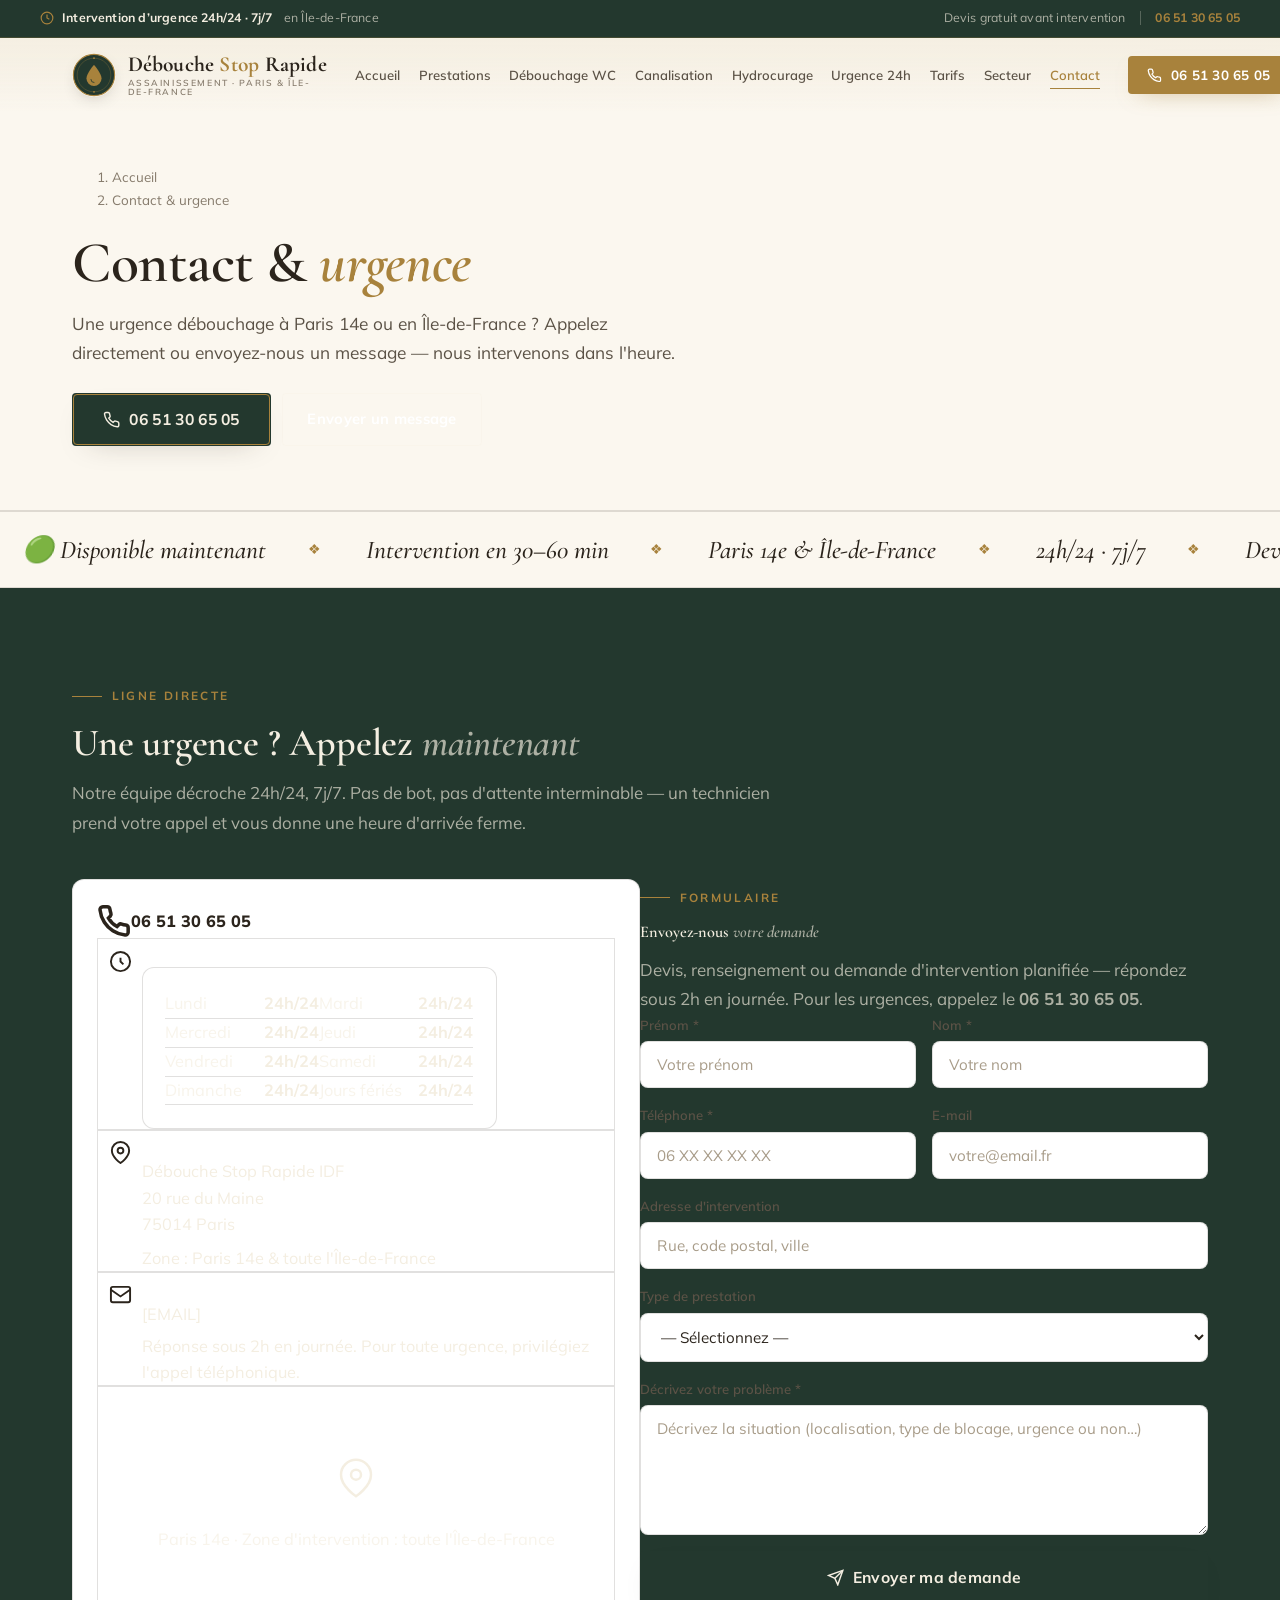
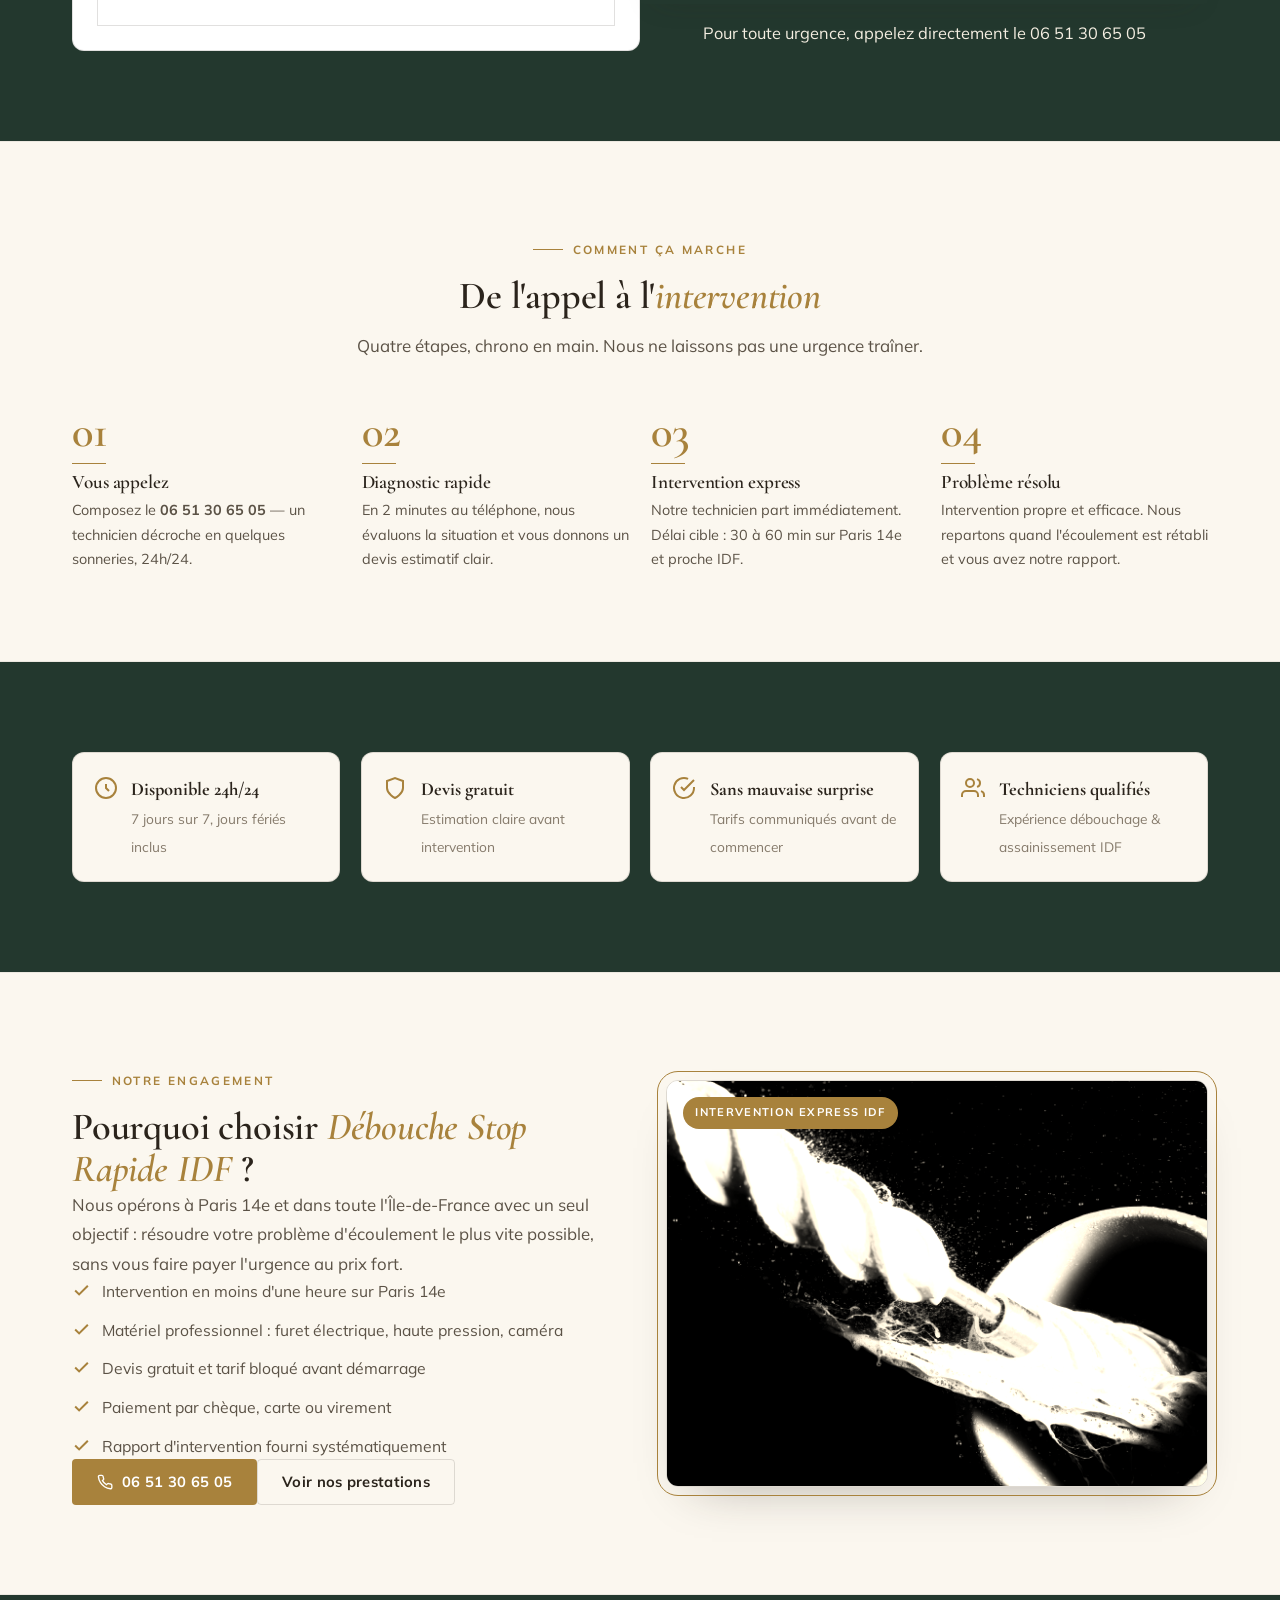
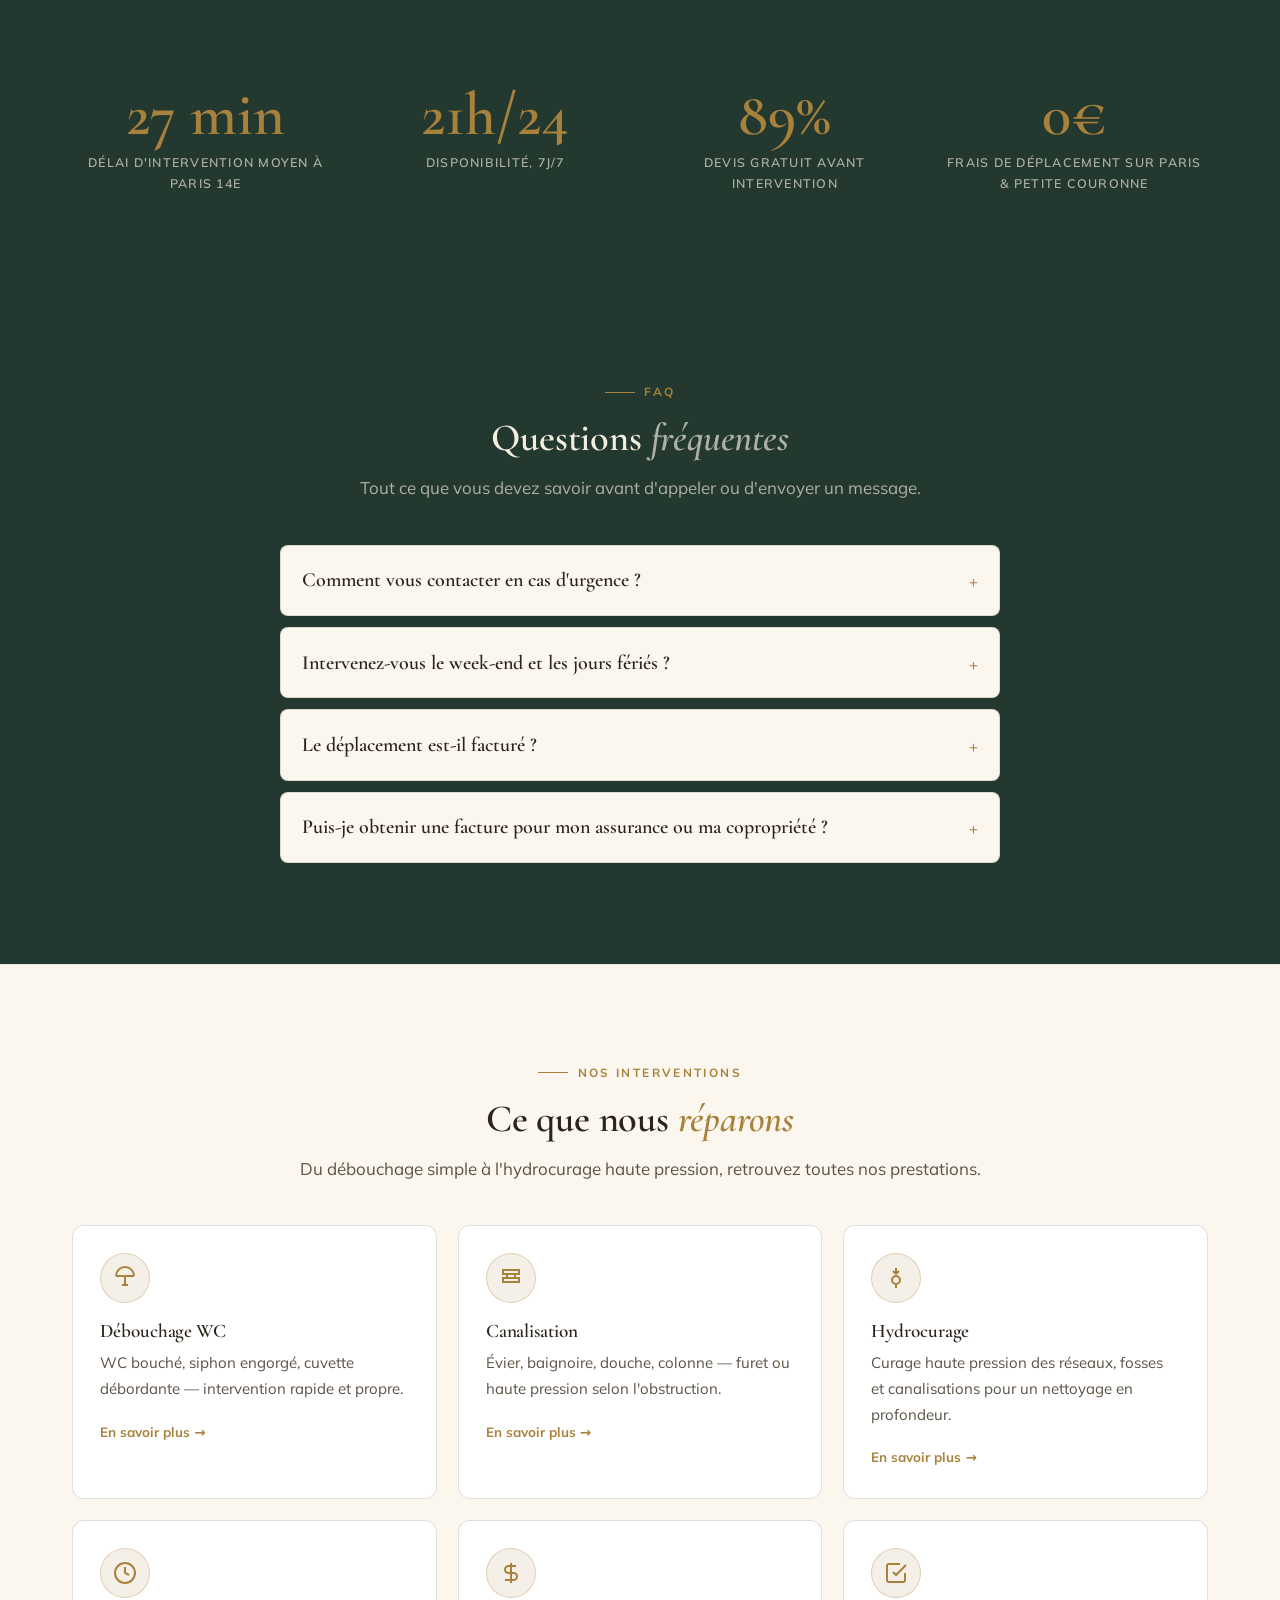
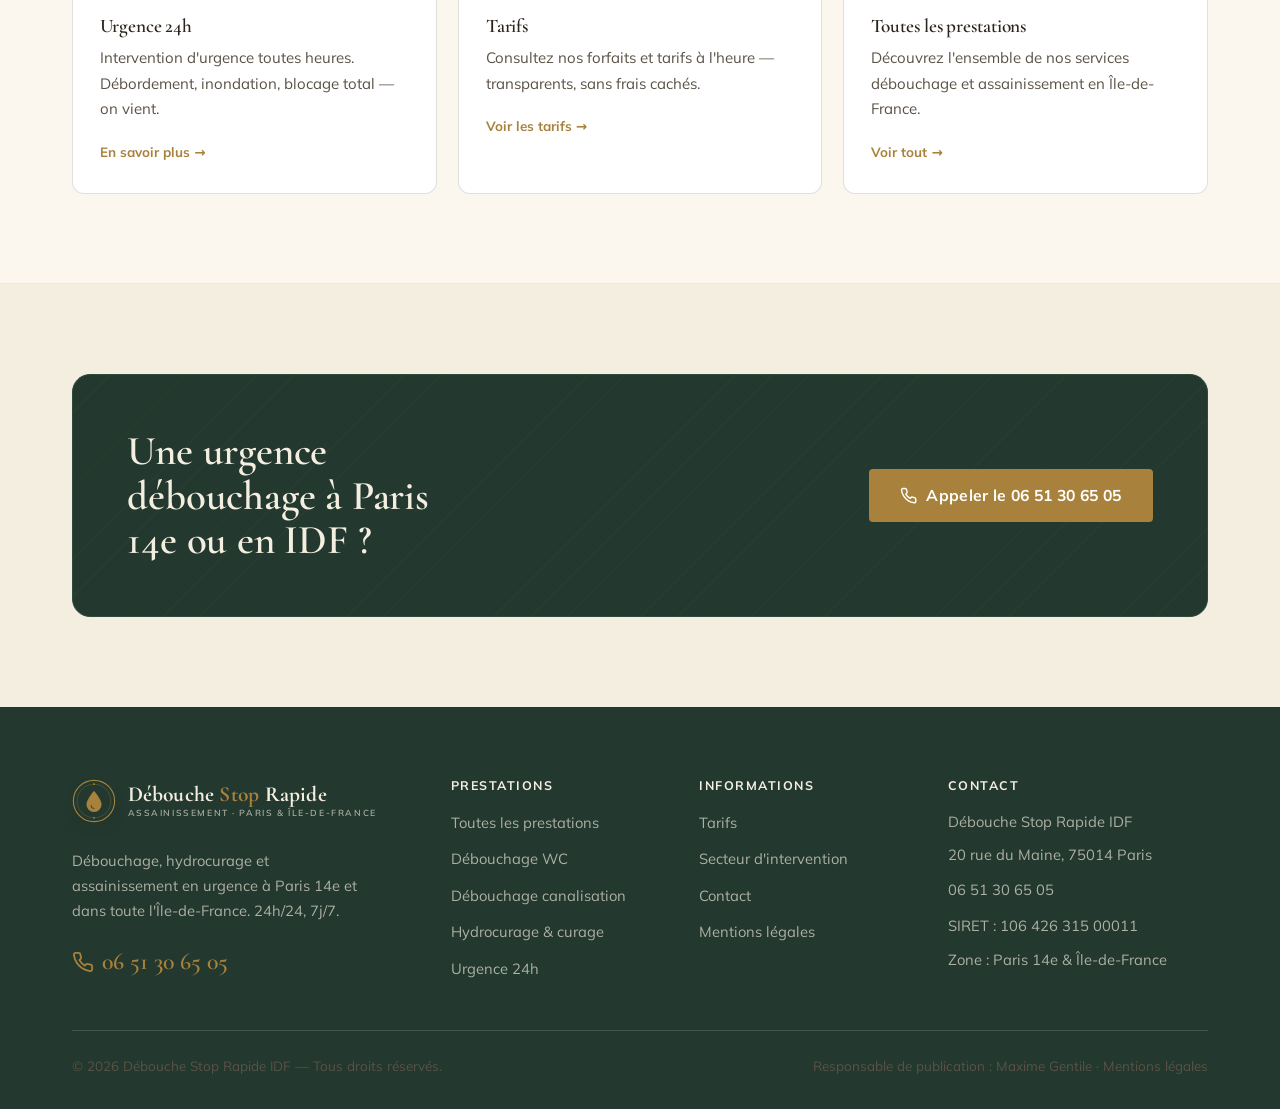
<file: contact.html>
<!DOCTYPE html>
<html lang="fr">
<head>
  <title>Contact & urgence | Débouche Stop Rapide IDF</title>
  <meta name="description" content="Contactez Débouche Stop Rapide IDF pour un débouchage urgent à Paris 14e et en Île-de-France. Formulaire, adresse, horaires et ligne directe : 06 51 30 65 05, disponible 24h/24.">
  <link rel="canonical" href="https://[DOMAINE]/contact.html">
  <meta charset="UTF-8" />
  <meta name="viewport" content="width=device-width, initial-scale=1" />
  <meta name="theme-color" content="#0A0A0A" />
  <link rel="preconnect" href="https://fonts.googleapis.com" />
  <link rel="preconnect" href="https://fonts.gstatic.com" crossorigin />
  <link href="https://fonts.googleapis.com/css2?family=Syne:wght@600;700;800&family=Manrope:wght@400;500;600;700;800&display=swap" rel="stylesheet" />
  <link rel="stylesheet" href="assets/css/styles.css" />
  <link rel="icon" href="favicon.svg" type="image/svg+xml" />
  <script src="assets/js/main.js" defer></script>
  <style>
    /* Styles additionnels scoped — aucun restyle global */
    body.page-contact .contact-grid {
      display: grid;
      grid-template-columns: 1fr 1fr;
      gap: var(--sp-6);
      align-items: start;
    }
    @media (max-width: 768px) {
      body.page-contact .contact-grid {
        grid-template-columns: 1fr;
      }
    }
    body.page-contact .info-block {
      display: flex;
      flex-direction: column;
      gap: var(--sp-5);
    }
    body.page-contact .info-card {
      background: var(--ink-80);
      border: 1px solid var(--line);
      border-radius: var(--r-md);
      padding: var(--sp-5);
      display: flex;
      gap: var(--sp-3);
      align-items: flex-start;
      transition: border-color var(--t-snap);
    }
    body.page-contact .info-card:hover {
      border-color: var(--lime);
    }
    body.page-contact .info-card__icon {
      width: 44px;
      height: 44px;
      background: var(--lime);
      border-radius: var(--r-sm);
      display: flex;
      align-items: center;
      justify-content: center;
      flex-shrink: 0;
    }
    body.page-contact .info-card__icon svg {
      color: var(--ink);
    }
    body.page-contact .info-card__body strong {
      display: block;
      font-family: var(--font-title);
      font-size: var(--fs-md);
      color: var(--white);
      margin-bottom: var(--sp-1);
    }
    body.page-contact .info-card__body p,
    body.page-contact .info-card__body a {
      color: var(--muted);
      font-size: var(--fs-sm);
      line-height: 1.6;
    }
    body.page-contact .info-card__body a:hover {
      color: var(--lime);
    }
    body.page-contact .hours-grid {
      display: grid;
      grid-template-columns: 1fr 1fr;
      gap: var(--sp-2) var(--sp-4);
      margin-top: var(--sp-2);
    }
    body.page-contact .hours-row {
      display: flex;
      justify-content: space-between;
      font-size: var(--fs-sm);
      color: var(--muted);
      padding: var(--sp-1) 0;
      border-bottom: 1px solid var(--line);
    }
    body.page-contact .hours-row span:last-child {
      color: var(--lime);
      font-weight: 700;
    }
    body.page-contact .cta-phone-big {
      display: flex;
      align-items: center;
      gap: var(--sp-3);
      background: var(--lime);
      color: var(--ink);
      border-radius: var(--r-lg);
      padding: var(--sp-4) var(--sp-5);
      font-family: var(--font-title);
      font-size: var(--fs-lg);
      font-weight: 800;
      text-decoration: none;
      transition: box-shadow var(--t-snap), transform var(--t-snap);
      box-shadow: var(--sh-lime);
    }
    body.page-contact .cta-phone-big:hover {
      transform: translateY(-2px);
      box-shadow: 0 20px 50px rgba(198, 255, 58, 0.45);
    }
    body.page-contact .map-placeholder {
      background: var(--ink-80);
      border: 1px solid var(--line);
      border-radius: var(--r-md);
      height: 220px;
      display: flex;
      flex-direction: column;
      align-items: center;
      justify-content: center;
      gap: var(--sp-2);
      color: var(--muted);
      font-size: var(--fs-sm);
      text-align: center;
      padding: var(--sp-4);
    }
    body.page-contact .map-placeholder svg {
      color: var(--lime);
      display: inline-block;
    }
  </style>
</head>
<body class="page-contact">

<header class="site-header">
  <div class="container nav">
    <a href="index.html" class="brand" aria-label="Débouche Stop Rapide IDF — accueil">
      <svg class="brand__mark" viewBox="0 0 64 64" aria-hidden="true"><rect width="64" height="64" rx="14" fill="#C6FF3A"/><path d="M14 40 L40 40" stroke="#0A0A0A" stroke-width="6" stroke-linecap="round"/><path d="M22 30 L44 30" stroke="#0A0A0A" stroke-width="6" stroke-linecap="round" opacity="0.55"/><path d="M30 20 L48 20" stroke="#0A0A0A" stroke-width="6" stroke-linecap="round" opacity="0.3"/><path d="M40 46 l10 -14 -7 0 4 -12 -16 18 7 0 z" fill="#0A0A0A"/></svg>
      <span>Débouche <strong>Stop</strong> Rapide</span>
    </a>
    <nav class="nav__links" aria-label="Navigation principale">
      <a href="index.html">Accueil</a>
      <a href="nos-prestations.html">Prestations</a>
      <a href="debouchage-wc.html">Débouchage WC</a>
      <a href="debouchage-canalisation.html">Canalisation</a>
      <a href="hydrocurage-curage.html">Hydrocurage</a>
      <a href="urgence-24h.html">Urgence 24h</a>
      <a href="tarifs.html">Tarifs</a>
      <a href="secteur-intervention.html">Secteur</a>
      <a href="contact.html" class="active" aria-current="page">Contact</a>
    </nav>
    <div class="nav__cta">
      <a href="tel:0651306505" class="btn btn-call">
        <svg viewBox="0 0 24 24" fill="none" stroke="currentColor" stroke-width="2" aria-hidden="true"><path d="M22 16.92v3a2 2 0 0 1-2.18 2 19.79 19.79 0 0 1-8.63-3.07 19.5 19.5 0 0 1-6-6 19.79 19.79 0 0 1-3.07-8.67A2 2 0 0 1 4.11 2h3a2 2 0 0 1 2 1.72c.13.96.36 1.9.7 2.81a2 2 0 0 1-.45 2.11L8.09 9.91a16 16 0 0 0 6 6l1.27-1.27a2 2 0 0 1 2.11-.45c.91.34 1.85.57 2.81.7A2 2 0 0 1 22 16.92z"/></svg>
        06 51 30 65 05
      </a>
      <button class="nav__toggle" aria-expanded="false" aria-controls="mobile-menu" aria-label="Ouvrir le menu"><span></span></button>
    </div>
  </div>
</header>

<nav id="mobile-menu" class="mobile-menu" aria-label="Navigation mobile">
  <a href="index.html">Accueil</a>
  <a href="nos-prestations.html">Prestations</a>
  <a href="debouchage-wc.html">Débouchage WC</a>
  <a href="debouchage-canalisation.html">Canalisation</a>
  <a href="hydrocurage-curage.html">Hydrocurage</a>
  <a href="urgence-24h.html">Urgence 24h</a>
  <a href="tarifs.html">Tarifs</a>
  <a href="secteur-intervention.html">Secteur</a>
  <a href="contact.html" class="active" aria-current="page">Contact</a>
  <a href="tel:0651306505" class="btn btn-primary btn-block btn-lg">Appeler maintenant</a>
</nav>

<main>

  <!-- PAGE HERO -->
  <section class="page-hero">
    <div class="container">
      <nav class="breadcrumb" aria-label="Fil d'Ariane">
        <ol>
          <li><a href="index.html">Accueil</a></li>
          <li aria-current="page">Contact & urgence</li>
        </ol>
      </nav>
      <h1>Contact &amp; <span class="hl">urgence</span></h1>
      <p>Une urgence débouchage à Paris 14e ou en Île-de-France ? Appelez directement ou envoyez-nous un message — nous intervenons dans l'heure.</p>
      <div class="page-hero__cta">
        <a href="tel:0651306505" class="btn btn-primary btn-lg pulse">
          <svg viewBox="0 0 24 24" fill="none" stroke="currentColor" stroke-width="2" aria-hidden="true"><path d="M22 16.92v3a2 2 0 0 1-2.18 2 19.79 19.79 0 0 1-8.63-3.07 19.5 19.5 0 0 1-6-6 19.79 19.79 0 0 1-3.07-8.67A2 2 0 0 1 4.11 2h3a2 2 0 0 1 2 1.72c.13.96.36 1.9.7 2.81a2 2 0 0 1-.45 2.11L8.09 9.91a16 16 0 0 0 6 6l1.27-1.27a2 2 0 0 1 2.11-.45c.91.34 1.85.57 2.81.7A2 2 0 0 1 22 16.92z"/></svg>
          06 51 30 65 05
        </a>
        <a href="#formulaire" class="btn btn-ghost on-dark" style="color:#fff">Envoyer un message</a>
      </div>
    </div>
  </section>

  <!-- MARQUEE URGENCE -->
  <div class="marquee" aria-hidden="true">
    <div class="marquee__track" data-speed="65">
      <span>🟢 Disponible maintenant</span>
      <span>Intervention en 30–60 min</span>
      <span>Paris 14e &amp; Île-de-France</span>
      <span>24h/24 · 7j/7</span>
      <span>Devis gratuit</span>
      <span>Sans surprise sur la facture</span>
      <span>🟢 Disponible maintenant</span>
      <span>Intervention en 30–60 min</span>
      <span>Paris 14e &amp; Île-de-France</span>
      <span>24h/24 · 7j/7</span>
      <span>Devis gratuit</span>
      <span>Sans surprise sur la facture</span>
    </div>
  </div>

  <!-- SECTION : TÉLÉPHONE URGENCE + INFOS -->
  <section class="section section--dark">
    <div class="container">
      <div class="section-head reveal">
        <span class="eyebrow">Ligne directe</span>
        <h2>Une urgence ? Appelez <span class="hl">maintenant</span></h2>
        <p class="lead">Notre équipe décroche 24h/24, 7j/7. Pas de bot, pas d'attente interminable — un technicien prend votre appel et vous donne une heure d'arrivée ferme.</p>
      </div>

      <div class="contact-grid">
        <!-- CTA téléphone -->
        <div class="info-block reveal">
          <a href="tel:0651306505" class="cta-phone-big">
            <svg viewBox="0 0 24 24" fill="none" stroke="currentColor" stroke-width="2.5" width="34" height="34" aria-hidden="true"><path d="M22 16.92v3a2 2 0 0 1-2.18 2 19.79 19.79 0 0 1-8.63-3.07 19.5 19.5 0 0 1-6-6 19.79 19.79 0 0 1-3.07-8.67A2 2 0 0 1 4.11 2h3a2 2 0 0 1 2 1.72c.13.96.36 1.9.7 2.81a2 2 0 0 1-.45 2.11L8.09 9.91a16 16 0 0 0 6 6l1.27-1.27a2 2 0 0 1 2.11-.45c.91.34 1.85.57 2.81.7A2 2 0 0 1 22 16.92z"/></svg>
            06 51 30 65 05
          </a>

          <div class="info-card">
            <div class="info-card__icon">
              <svg viewBox="0 0 24 24" fill="none" stroke="currentColor" stroke-width="2" width="22" height="22" aria-hidden="true"><circle cx="12" cy="12" r="10"/><path d="M12 8v4l3 3"/></svg>
            </div>
            <div class="info-card__body">
              <strong>Horaires d'intervention</strong>
              <div class="hours-grid">
                <div class="hours-row"><span>Lundi</span><span>24h/24</span></div>
                <div class="hours-row"><span>Mardi</span><span>24h/24</span></div>
                <div class="hours-row"><span>Mercredi</span><span>24h/24</span></div>
                <div class="hours-row"><span>Jeudi</span><span>24h/24</span></div>
                <div class="hours-row"><span>Vendredi</span><span>24h/24</span></div>
                <div class="hours-row"><span>Samedi</span><span>24h/24</span></div>
                <div class="hours-row"><span>Dimanche</span><span>24h/24</span></div>
                <div class="hours-row"><span>Jours fériés</span><span>24h/24</span></div>
              </div>
            </div>
          </div>

          <div class="info-card">
            <div class="info-card__icon">
              <svg viewBox="0 0 24 24" fill="none" stroke="currentColor" stroke-width="2" width="22" height="22" aria-hidden="true"><path d="M21 10c0 7-9 13-9 13S3 17 3 10a9 9 0 0 1 18 0z"/><circle cx="12" cy="10" r="3"/></svg>
            </div>
            <div class="info-card__body">
              <strong>Adresse</strong>
              <p>Débouche Stop Rapide IDF<br>20 rue du Maine<br>75014 Paris</p>
              <p style="margin-top:0.5rem;">Zone : Paris 14e &amp; toute l'Île-de-France</p>
            </div>
          </div>

          <div class="info-card">
            <div class="info-card__icon">
              <svg viewBox="0 0 24 24" fill="none" stroke="currentColor" stroke-width="2" width="22" height="22" aria-hidden="true"><rect x="2" y="4" width="20" height="16" rx="2"/><path d="m2 7 10 7 10-7"/></svg>
            </div>
            <div class="info-card__body">
              <strong>E-mail</strong>
              <p><a href="mailto:[EMAIL]">[EMAIL]</a></p>
              <p style="margin-top:0.4rem;">Réponse sous 2h en journée. Pour toute urgence, privilégiez l'appel téléphonique.</p>
            </div>
          </div>

          <div class="map-placeholder" aria-label="Localisation : 20 rue du Maine, 75014 Paris">
            <svg viewBox="0 0 24 24" fill="none" stroke="currentColor" stroke-width="1.5" width="40" height="40" aria-hidden="true"><path d="M21 10c0 7-9 13-9 13S3 17 3 10a9 9 0 0 1 18 0z"/><circle cx="12" cy="10" r="3"/></svg>
            <p><strong style="color:var(--white);">20 rue du Maine, 75014 Paris</strong></p>
            <p>Paris 14e · Zone d'intervention : toute l'Île-de-France</p>
          </div>
        </div>

        <!-- FORMULAIRE -->
        <div class="reveal" id="formulaire">
          <div class="section-head" style="max-width:100%;margin-bottom:var(--sp-4);">
            <span class="eyebrow">Formulaire</span>
            <h2 style="font-size:var(--fs-lg);">Envoyez-nous <span class="hl">votre demande</span></h2>
            <p>Devis, renseignement ou demande d'intervention planifiée — répondez sous 2h en journée. Pour les urgences, appelez le <a href="tel:0651306505" style="color:var(--lime);font-weight:700;">06 51 30 65 05</a>.</p>
          </div>
          <form class="form" action="#" method="post" novalidate>
            <div class="form__row">
              <div class="field">
                <label for="prenom">Prénom *</label>
                <input type="text" id="prenom" name="prenom" placeholder="Votre prénom" required autocomplete="given-name">
              </div>
              <div class="field">
                <label for="nom">Nom *</label>
                <input type="text" id="nom" name="nom" placeholder="Votre nom" required autocomplete="family-name">
              </div>
            </div>
            <div class="form__row">
              <div class="field">
                <label for="tel">Téléphone *</label>
                <input type="tel" id="tel" name="tel" placeholder="06 XX XX XX XX" required autocomplete="tel">
              </div>
              <div class="field">
                <label for="email">E-mail</label>
                <input type="email" id="email" name="email" placeholder="votre@email.fr" autocomplete="email">
              </div>
            </div>
            <div class="field">
              <label for="adresse">Adresse d'intervention</label>
              <input type="text" id="adresse" name="adresse" placeholder="Rue, code postal, ville" autocomplete="street-address">
            </div>
            <div class="field">
              <label for="prestation">Type de prestation</label>
              <select id="prestation" name="prestation">
                <option value="">— Sélectionnez —</option>
                <option value="debouchage-wc">Débouchage WC</option>
                <option value="debouchage-canalisation">Débouchage canalisation</option>
                <option value="hydrocurage">Hydrocurage / curage</option>
                <option value="urgence">Urgence 24h</option>
                <option value="assainissement">Assainissement</option>
                <option value="devis">Demande de devis</option>
                <option value="autre">Autre</option>
              </select>
            </div>
            <div class="field">
              <label for="message">Décrivez votre problème *</label>
              <textarea id="message" name="message" rows="5" placeholder="Décrivez la situation (localisation, type de blocage, urgence ou non…)" required></textarea>
            </div>
            <button type="submit" class="btn btn-primary btn-lg btn-block">
              <svg viewBox="0 0 24 24" fill="none" stroke="currentColor" stroke-width="2" width="20" height="20" aria-hidden="true"><line x1="22" y1="2" x2="11" y2="13"/><polygon points="22 2 15 22 11 13 2 9 22 2"/></svg>
              Envoyer ma demande
            </button>
            <p style="font-size:var(--fs-xs);color:var(--muted);margin-top:var(--sp-2);text-align:center;">Pour toute urgence, appelez directement le <a href="tel:0651306505" style="color:var(--lime);">06 51 30 65 05</a></p>
          </form>
        </div>
      </div>
    </div>
  </section>

  <!-- SECTION : PROCESS PRISE EN CHARGE -->
  <section class="section section--paper">
    <div class="container">
      <div class="section-head section-head--center reveal">
        <span class="eyebrow">Comment ça marche</span>
        <h2>De l'appel à l'<span class="hl">intervention</span></h2>
        <p>Quatre étapes, chrono en main. Nous ne laissons pas une urgence traîner.</p>
      </div>
      <div class="steps reveal-stagger">
        <div class="step">
          <span class="step__n">01</span>
          <h3>Vous appelez</h3>
          <p>Composez le <a href="tel:0651306505" style="color:var(--lime-dim);font-weight:700;">06 51 30 65 05</a> — un technicien décroche en quelques sonneries, 24h/24.</p>
        </div>
        <div class="step">
          <span class="step__n">02</span>
          <h3>Diagnostic rapide</h3>
          <p>En 2 minutes au téléphone, nous évaluons la situation et vous donnons un devis estimatif clair.</p>
        </div>
        <div class="step">
          <span class="step__n">03</span>
          <h3>Intervention express</h3>
          <p>Notre technicien part immédiatement. Délai cible : 30 à 60 min sur Paris 14e et proche IDF.</p>
        </div>
        <div class="step">
          <span class="step__n">04</span>
          <h3>Problème résolu</h3>
          <p>Intervention propre et efficace. Nous repartons quand l'écoulement est rétabli et vous avez notre rapport.</p>
        </div>
      </div>
    </div>
  </section>

  <!-- SECTION : RÉASSURANCE -->
  <section class="section section--dark">
    <div class="container">
      <div class="reassure reveal-stagger">
        <div class="reassure__item">
          <svg viewBox="0 0 24 24" fill="none" stroke="currentColor" stroke-width="2" aria-hidden="true"><circle cx="12" cy="12" r="10"/><path d="M12 8v4l3 3"/></svg>
          <div><strong>Disponible 24h/24</strong><span>7 jours sur 7, jours fériés inclus</span></div>
        </div>
        <div class="reassure__item">
          <svg viewBox="0 0 24 24" fill="none" stroke="currentColor" stroke-width="2" aria-hidden="true"><path d="M12 22s8-4 8-10V5l-8-3-8 3v7c0 6 8 10 8 10z"/></svg>
          <div><strong>Devis gratuit</strong><span>Estimation claire avant intervention</span></div>
        </div>
        <div class="reassure__item">
          <svg viewBox="0 0 24 24" fill="none" stroke="currentColor" stroke-width="2" aria-hidden="true"><path d="M22 11.08V12a10 10 0 1 1-5.93-9.14"/><path d="M22 4 12 14.01l-3-3"/></svg>
          <div><strong>Sans mauvaise surprise</strong><span>Tarifs communiqués avant de commencer</span></div>
        </div>
        <div class="reassure__item">
          <svg viewBox="0 0 24 24" fill="none" stroke="currentColor" stroke-width="2" aria-hidden="true"><path d="M17 21v-2a4 4 0 0 0-4-4H5a4 4 0 0 0-4 4v2"/><circle cx="9" cy="7" r="4"/><path d="M23 21v-2a4 4 0 0 0-3-3.87"/><path d="M16 3.13a4 4 0 0 1 0 7.75"/></svg>
          <div><strong>Techniciens qualifiés</strong><span>Expérience débouchage &amp; assainissement IDF</span></div>
        </div>
      </div>
    </div>
  </section>

  <!-- SECTION : IMAGE + POURQUOI NOUS CHOISIR -->
  <section class="section section--paper">
    <div class="container">
      <div class="media-split reveal">
        <div>
          <span class="eyebrow">Notre engagement</span>
          <h2>Pourquoi choisir <span class="hl">Débouche Stop Rapide IDF</span> ?</h2>
          <p class="lead">Nous opérons à Paris 14e et dans toute l'Île-de-France avec un seul objectif : résoudre votre problème d'écoulement le plus vite possible, sans vous faire payer l'urgence au prix fort.</p>
          <ul class="ticks" style="margin-top:var(--sp-4);">
            <li>
              <svg viewBox="0 0 24 24" fill="none" stroke="currentColor" stroke-width="2.5" width="18" height="18" aria-hidden="true"><path d="M20 6 9 17l-5-5"/></svg>
              Intervention en moins d'une heure sur Paris 14e
            </li>
            <li>
              <svg viewBox="0 0 24 24" fill="none" stroke="currentColor" stroke-width="2.5" width="18" height="18" aria-hidden="true"><path d="M20 6 9 17l-5-5"/></svg>
              Matériel professionnel : furet électrique, haute pression, caméra
            </li>
            <li>
              <svg viewBox="0 0 24 24" fill="none" stroke="currentColor" stroke-width="2.5" width="18" height="18" aria-hidden="true"><path d="M20 6 9 17l-5-5"/></svg>
              Devis gratuit et tarif bloqué avant démarrage
            </li>
            <li>
              <svg viewBox="0 0 24 24" fill="none" stroke="currentColor" stroke-width="2.5" width="18" height="18" aria-hidden="true"><path d="M20 6 9 17l-5-5"/></svg>
              Paiement par chèque, carte ou virement
            </li>
            <li>
              <svg viewBox="0 0 24 24" fill="none" stroke="currentColor" stroke-width="2.5" width="18" height="18" aria-hidden="true"><path d="M20 6 9 17l-5-5"/></svg>
              Rapport d'intervention fourni systématiquement
            </li>
          </ul>
          <div style="margin-top:var(--sp-5);display:flex;gap:var(--sp-3);flex-wrap:wrap;">
            <a href="tel:0651306505" class="btn btn-call">
              <svg viewBox="0 0 24 24" fill="none" stroke="currentColor" stroke-width="2" aria-hidden="true"><path d="M22 16.92v3a2 2 0 0 1-2.18 2 19.79 19.79 0 0 1-8.63-3.07 19.5 19.5 0 0 1-6-6 19.79 19.79 0 0 1-3.07-8.67A2 2 0 0 1 4.11 2h3a2 2 0 0 1 2 1.72c.13.96.36 1.9.7 2.81a2 2 0 0 1-.45 2.11L8.09 9.91a16 16 0 0 0 6 6l1.27-1.27a2 2 0 0 1 2.11-.45c.91.34 1.85.57 2.81.7A2 2 0 0 1 22 16.92z"/></svg>
              06 51 30 65 05
            </a>
            <a href="nos-prestations.html" class="btn btn-ghost">Voir nos prestations</a>
          </div>
        </div>
        <div class="media-frame media-frame--wide reveal-x">
          <img src="assets/images/intervention.jpg" alt="Technicien Débouche Stop Rapide IDF en intervention débouchage Paris 14e" loading="lazy">
          <span class="media-tag">Intervention express IDF</span>
        </div>
      </div>
    </div>
  </section>

  <!-- SECTION : COMPTEURS -->
  <section class="section section--lime">
    <div class="container">
      <div class="stats reveal-stagger">
        <div class="stat">
          <div class="stat__num" data-count="30" data-suffix=" min">0</div>
          <div class="stat__label">délai d'intervention moyen à Paris 14e</div>
        </div>
        <div class="stat">
          <div class="stat__num" data-count="24" data-suffix="h/24">0</div>
          <div class="stat__label">disponibilité, 7j/7</div>
        </div>
        <div class="stat">
          <div class="stat__num" data-count="100" data-suffix="%">0</div>
          <div class="stat__label">devis gratuit avant intervention</div>
        </div>
        <div class="stat">
          <div class="stat__num" data-count="0" data-suffix="€">0</div>
          <div class="stat__label">frais de déplacement sur Paris &amp; petite couronne</div>
        </div>
      </div>
    </div>
  </section>

  <!-- SECTION : FAQ -->
  <section class="section section--dark">
    <div class="container">
      <div class="section-head section-head--center reveal">
        <span class="eyebrow">FAQ</span>
        <h2>Questions <span class="hl">fréquentes</span></h2>
        <p>Tout ce que vous devez savoir avant d'appeler ou d'envoyer un message.</p>
      </div>
      <div class="faq reveal" style="max-width:720px;margin-inline:auto;">
        <details>
          <summary>Comment vous contacter en cas d'urgence ?</summary>
          <p>L'appel téléphonique est la voie la plus rapide : <a href="tel:0651306505" style="color:var(--lime);font-weight:700;">06 51 30 65 05</a>, disponible 24h/24 et 7j/7. Un technicien décroche et prend en charge votre demande immédiatement. Pour les demandes non urgentes, utilisez le formulaire ci-dessus ou envoyez un e-mail à <a href="mailto:[EMAIL]" style="color:var(--lime);">[EMAIL]</a>.</p>
        </details>
        <details>
          <summary>Intervenez-vous le week-end et les jours fériés ?</summary>
          <p>Oui, sans aucune exception. Nos équipes sont disponibles 24h/24, 365 jours par an. Une urgence de débouchage ne s'annonce pas à l'avance, et nous le savons parfaitement. Les tarifs week-end et jours fériés vous sont communiqués au téléphone avant toute intervention.</p>
        </details>
        <details>
          <summary>Le déplacement est-il facturé ?</summary>
          <p>Les frais de déplacement sont offerts sur Paris et la petite couronne (92, 93, 94). Au-delà, un forfait kilométrique minimal peut s'appliquer — il vous est toujours communiqué avant la venue du technicien. Consultez notre page <a href="tarifs.html" style="color:var(--lime);">Tarifs</a> pour le détail complet.</p>
        </details>
        <details>
          <summary>Puis-je obtenir une facture pour mon assurance ou ma copropriété ?</summary>
          <p>Absolument. Nous fournissons systématiquement une facture détaillée et un rapport d'intervention. Ces documents sont reconnus par les assurances et les syndics de copropriété. SIRET : 106 426 315 00011. N'hésitez pas à le préciser lors de votre appel ou dans votre message via le formulaire.</p>
        </details>
      </div>
    </div>
  </section>

  <!-- SECTION : MAILLAGE PRESTATIONS -->
  <section class="section section--paper">
    <div class="container">
      <div class="section-head section-head--center reveal">
        <span class="eyebrow">Nos interventions</span>
        <h2>Ce que nous <span class="hl">réparons</span></h2>
        <p>Du débouchage simple à l'hydrocurage haute pression, retrouvez toutes nos prestations.</p>
      </div>
      <div class="grid grid-3 reveal-stagger" style="margin-top:var(--sp-5);">
        <a href="debouchage-wc.html" class="card card--service" data-tilt>
          <div class="card__icon">
            <svg viewBox="0 0 24 24" fill="none" stroke="currentColor" stroke-width="2" aria-hidden="true"><path d="M3 10h18M3 10a9 9 0 0 1 18 0"/><path d="M12 10v9"/><path d="M9 19h6"/></svg>
          </div>
          <h3>Débouchage WC</h3>
          <p>WC bouché, siphon engorgé, cuvette débordante — intervention rapide et propre.</p>
          <span class="card__link">En savoir plus →</span>
        </a>
        <a href="debouchage-canalisation.html" class="card card--service" data-tilt>
          <div class="card__icon">
            <svg viewBox="0 0 24 24" fill="none" stroke="currentColor" stroke-width="2" aria-hidden="true"><path d="M4 4h16v4H4z"/><path d="M4 12h16v4H4z"/><path d="M8 8v4"/><path d="M16 8v4"/></svg>
          </div>
          <h3>Canalisation</h3>
          <p>Évier, baignoire, douche, colonne — furet ou haute pression selon l'obstruction.</p>
          <span class="card__link">En savoir plus →</span>
        </a>
        <a href="hydrocurage-curage.html" class="card card--service" data-tilt>
          <div class="card__icon">
            <svg viewBox="0 0 24 24" fill="none" stroke="currentColor" stroke-width="2" aria-hidden="true"><path d="M12 2v6m0 0-3-3m3 3 3-3"/><circle cx="12" cy="14" r="4"/><path d="M12 18v4"/></svg>
          </div>
          <h3>Hydrocurage</h3>
          <p>Curage haute pression des réseaux, fosses et canalisations pour un nettoyage en profondeur.</p>
          <span class="card__link">En savoir plus →</span>
        </a>
        <a href="urgence-24h.html" class="card card--service" data-tilt>
          <div class="card__icon">
            <svg viewBox="0 0 24 24" fill="none" stroke="currentColor" stroke-width="2" aria-hidden="true"><circle cx="12" cy="12" r="10"/><path d="M12 6v6l4 2"/></svg>
          </div>
          <h3>Urgence 24h</h3>
          <p>Intervention d'urgence toutes heures. Débordement, inondation, blocage total — on vient.</p>
          <span class="card__link">En savoir plus →</span>
        </a>
        <a href="tarifs.html" class="card card--service" data-tilt>
          <div class="card__icon">
            <svg viewBox="0 0 24 24" fill="none" stroke="currentColor" stroke-width="2" aria-hidden="true"><path d="M12 2v20M17 5H9.5a3.5 3.5 0 0 0 0 7h5a3.5 3.5 0 0 1 0 7H6"/></svg>
          </div>
          <h3>Tarifs</h3>
          <p>Consultez nos forfaits et tarifs à l'heure — transparents, sans frais cachés.</p>
          <span class="card__link">Voir les tarifs →</span>
        </a>
        <a href="nos-prestations.html" class="card card--service" data-tilt>
          <div class="card__icon">
            <svg viewBox="0 0 24 24" fill="none" stroke="currentColor" stroke-width="2" aria-hidden="true"><path d="M9 11l3 3L22 4"/><path d="M21 12v7a2 2 0 0 1-2 2H5a2 2 0 0 1-2-2V5a2 2 0 0 1 2-2h11"/></svg>
          </div>
          <h3>Toutes les prestations</h3>
          <p>Découvrez l'ensemble de nos services débouchage et assainissement en Île-de-France.</p>
          <span class="card__link">Voir tout →</span>
        </a>
      </div>
    </div>
  </section>

  <!-- CTA BAND -->
  <section class="section">
    <div class="container">
      <div class="cta-band reveal">
        <div class="cta-band__lines" aria-hidden="true"></div>
        <div class="cta-band__inner">
          <h2>Une urgence débouchage à Paris 14e ou en IDF ?</h2>
          <a href="tel:0651306505" class="btn btn-call btn-lg">
            <svg viewBox="0 0 24 24" fill="none" stroke="currentColor" stroke-width="2" aria-hidden="true"><path d="M22 16.92v3a2 2 0 0 1-2.18 2 19.79 19.79 0 0 1-8.63-3.07 19.5 19.5 0 0 1-6-6 19.79 19.79 0 0 1-3.07-8.67A2 2 0 0 1 4.11 2h3a2 2 0 0 1 2 1.72c.13.96.36 1.9.7 2.81a2 2 0 0 1-.45 2.11L8.09 9.91a16 16 0 0 0 6 6l1.27-1.27a2 2 0 0 1 2.11-.45c.91.34 1.85.57 2.81.7A2 2 0 0 1 22 16.92z"/></svg>
            Appeler le 06 51 30 65 05
          </a>
        </div>
      </div>
    </div>
  </section>

</main>

<footer class="site-footer">
  <div class="container">
    <div class="footer-grid">
      <div class="footer-brand">
        <a href="index.html" class="brand" aria-label="Débouche Stop Rapide IDF — accueil">
          <svg class="brand__mark" viewBox="0 0 64 64" aria-hidden="true"><rect width="64" height="64" rx="14" fill="#C6FF3A"/><path d="M14 40 L40 40" stroke="#0A0A0A" stroke-width="6" stroke-linecap="round"/><path d="M22 30 L44 30" stroke="#0A0A0A" stroke-width="6" stroke-linecap="round" opacity="0.55"/><path d="M30 20 L48 20" stroke="#0A0A0A" stroke-width="6" stroke-linecap="round" opacity="0.3"/><path d="M40 46 l10 -14 -7 0 4 -12 -16 18 7 0 z" fill="#0A0A0A"/></svg>
          <span>Débouche <strong>Stop</strong> Rapide</span>
        </a>
        <p>Débouchage, hydrocurage et assainissement en urgence à Paris 14e et dans toute l'Île-de-France. 24h/24, 7j/7.</p>
        <a href="tel:0651306505" class="footer-call"><svg viewBox="0 0 24 24" width="22" height="22" fill="none" stroke="currentColor" stroke-width="2" aria-hidden="true"><path d="M22 16.92v3a2 2 0 0 1-2.18 2 19.79 19.79 0 0 1-8.63-3.07 19.5 19.5 0 0 1-6-6 19.79 19.79 0 0 1-3.07-8.67A2 2 0 0 1 4.11 2h3a2 2 0 0 1 2 1.72c.13.96.36 1.9.7 2.81a2 2 0 0 1-.45 2.11L8.09 9.91a16 16 0 0 0 6 6l1.27-1.27a2 2 0 0 1 2.11-.45c.91.34 1.85.57 2.81.7A2 2 0 0 1 22 16.92z"/></svg> 06 51 30 65 05</a>
      </div>
      <div>
        <h4>Prestations</h4>
        <ul>
          <li><a href="nos-prestations.html">Toutes les prestations</a></li>
          <li><a href="debouchage-wc.html">Débouchage WC</a></li>
          <li><a href="debouchage-canalisation.html">Débouchage canalisation</a></li>
          <li><a href="hydrocurage-curage.html">Hydrocurage &amp; curage</a></li>
          <li><a href="urgence-24h.html">Urgence 24h</a></li>
        </ul>
      </div>
      <div>
        <h4>Informations</h4>
        <ul>
          <li><a href="tarifs.html">Tarifs</a></li>
          <li><a href="secteur-intervention.html">Secteur d'intervention</a></li>
          <li><a href="contact.html">Contact</a></li>
          <li><a href="mentions-legales.html">Mentions légales</a></li>
        </ul>
      </div>
      <div>
        <h4>Contact</h4>
        <ul>
          <li><p>Débouche Stop Rapide IDF</p></li>
          <li><p>20 rue du Maine, 75014 Paris</p></li>
          <li><a href="tel:0651306505">06 51 30 65 05</a></li>
          <li><p>SIRET : 106 426 315 00011</p></li>
          <li><p>Zone : Paris 14e &amp; Île-de-France</p></li>
        </ul>
      </div>
    </div>
    <div class="footer-bottom">
      <p>&copy; <span data-year>2026</span> Débouche Stop Rapide IDF — Tous droits réservés.</p>
      <p>Responsable de publication : Maxime Gentile · <a href="mentions-legales.html">Mentions légales</a></p>
    </div>
  </div>
</footer>

<div class="callbar" aria-hidden="false">
  <a href="tel:0651306505"><svg viewBox="0 0 24 24" fill="none" stroke="currentColor" stroke-width="2" aria-hidden="true"><path d="M22 16.92v3a2 2 0 0 1-2.18 2 19.79 19.79 0 0 1-8.63-3.07 19.5 19.5 0 0 1-6-6 19.79 19.79 0 0 1-3.07-8.67A2 2 0 0 1 4.11 2h3a2 2 0 0 1 2 1.72c.13.96.36 1.9.7 2.81a2 2 0 0 1-.45 2.11L8.09 9.91a16 16 0 0 0 6 6l1.27-1.27a2 2 0 0 1 2.11-.45c.91.34 1.85.57 2.81.7A2 2 0 0 1 22 16.92z"/></svg> Appeler — 06 51 30 65 05</a>
</div>

<script type="application/ld+json">
{
  "@context": "https://schema.org",
  "@type": "LocalBusiness",
  "name": "Débouche Stop Rapide IDF",
  "description": "Débouchage WC, canalisation, hydrocurage et assainissement en urgence à Paris 14e et dans toute l'Île-de-France, 24h/24 et 7j/7.",
  "url": "https://[DOMAINE]",
  "telephone": "+33651306505",
  "image": "https://[DOMAINE]/assets/images/hero.jpg",
  "address": {
    "@type": "PostalAddress",
    "streetAddress": "20 rue du Maine",
    "addressLocality": "Paris",
    "postalCode": "75014",
    "addressCountry": "FR"
  },
  "areaServed": "Île-de-France",
  "openingHoursSpecification": {
    "@type": "OpeningHoursSpecification",
    "dayOfWeek": ["Monday","Tuesday","Wednesday","Thursday","Friday","Saturday","Sunday"],
    "opens": "00:00",
    "closes": "23:59"
  },
  "priceRange": "€€"
}
</script>
</body>
</html>
</file>
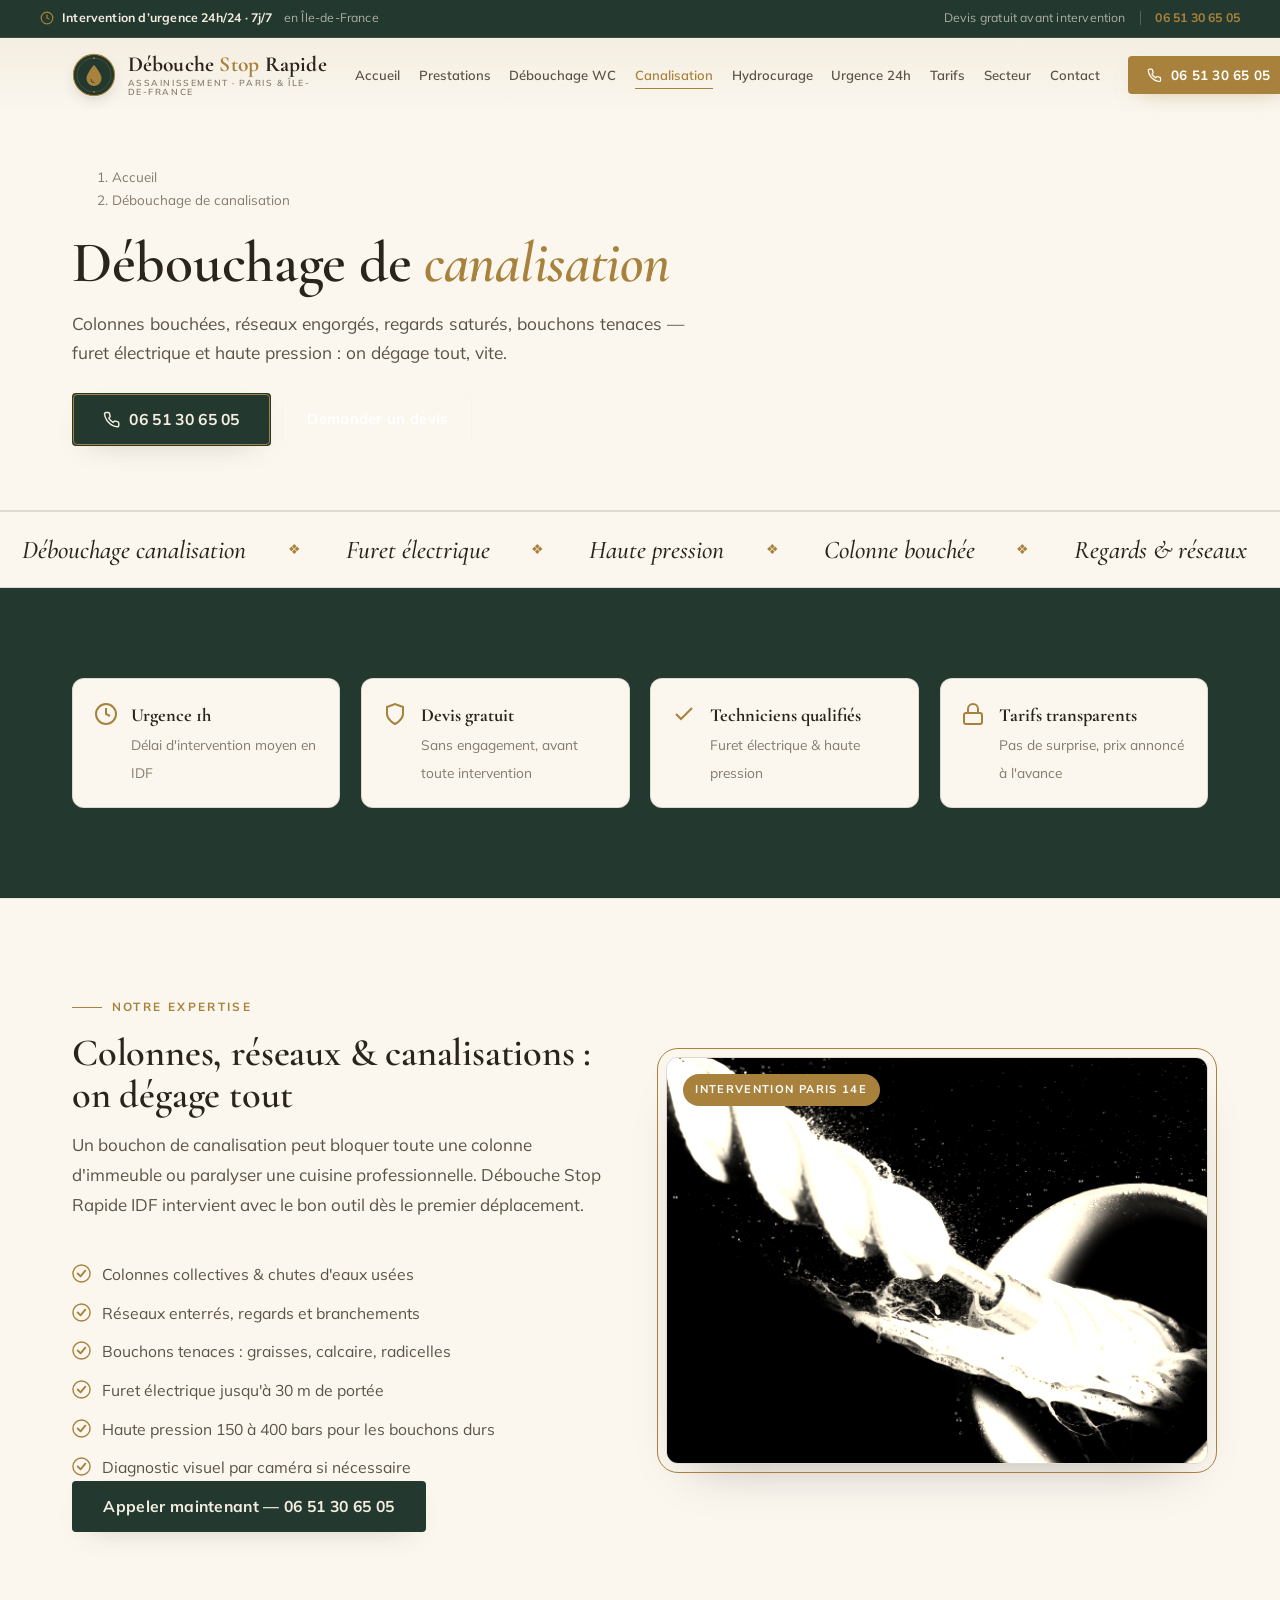
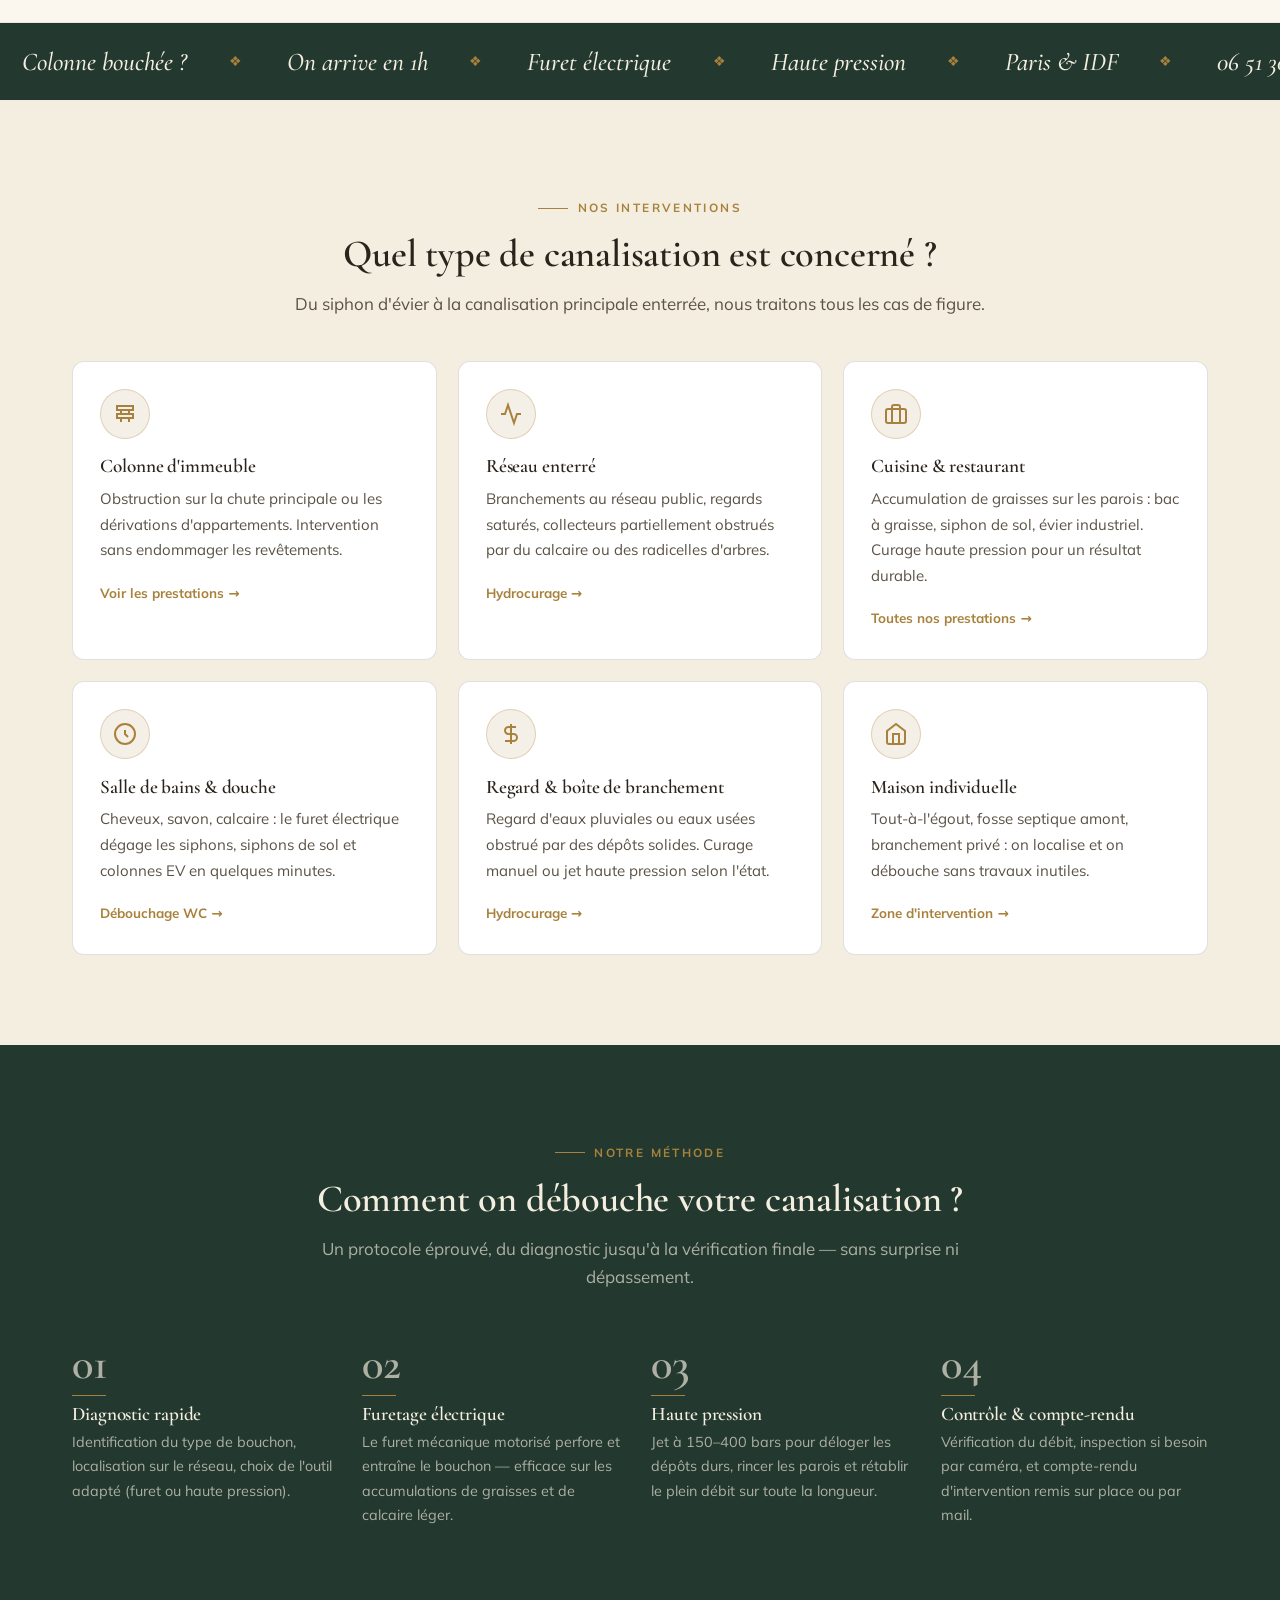
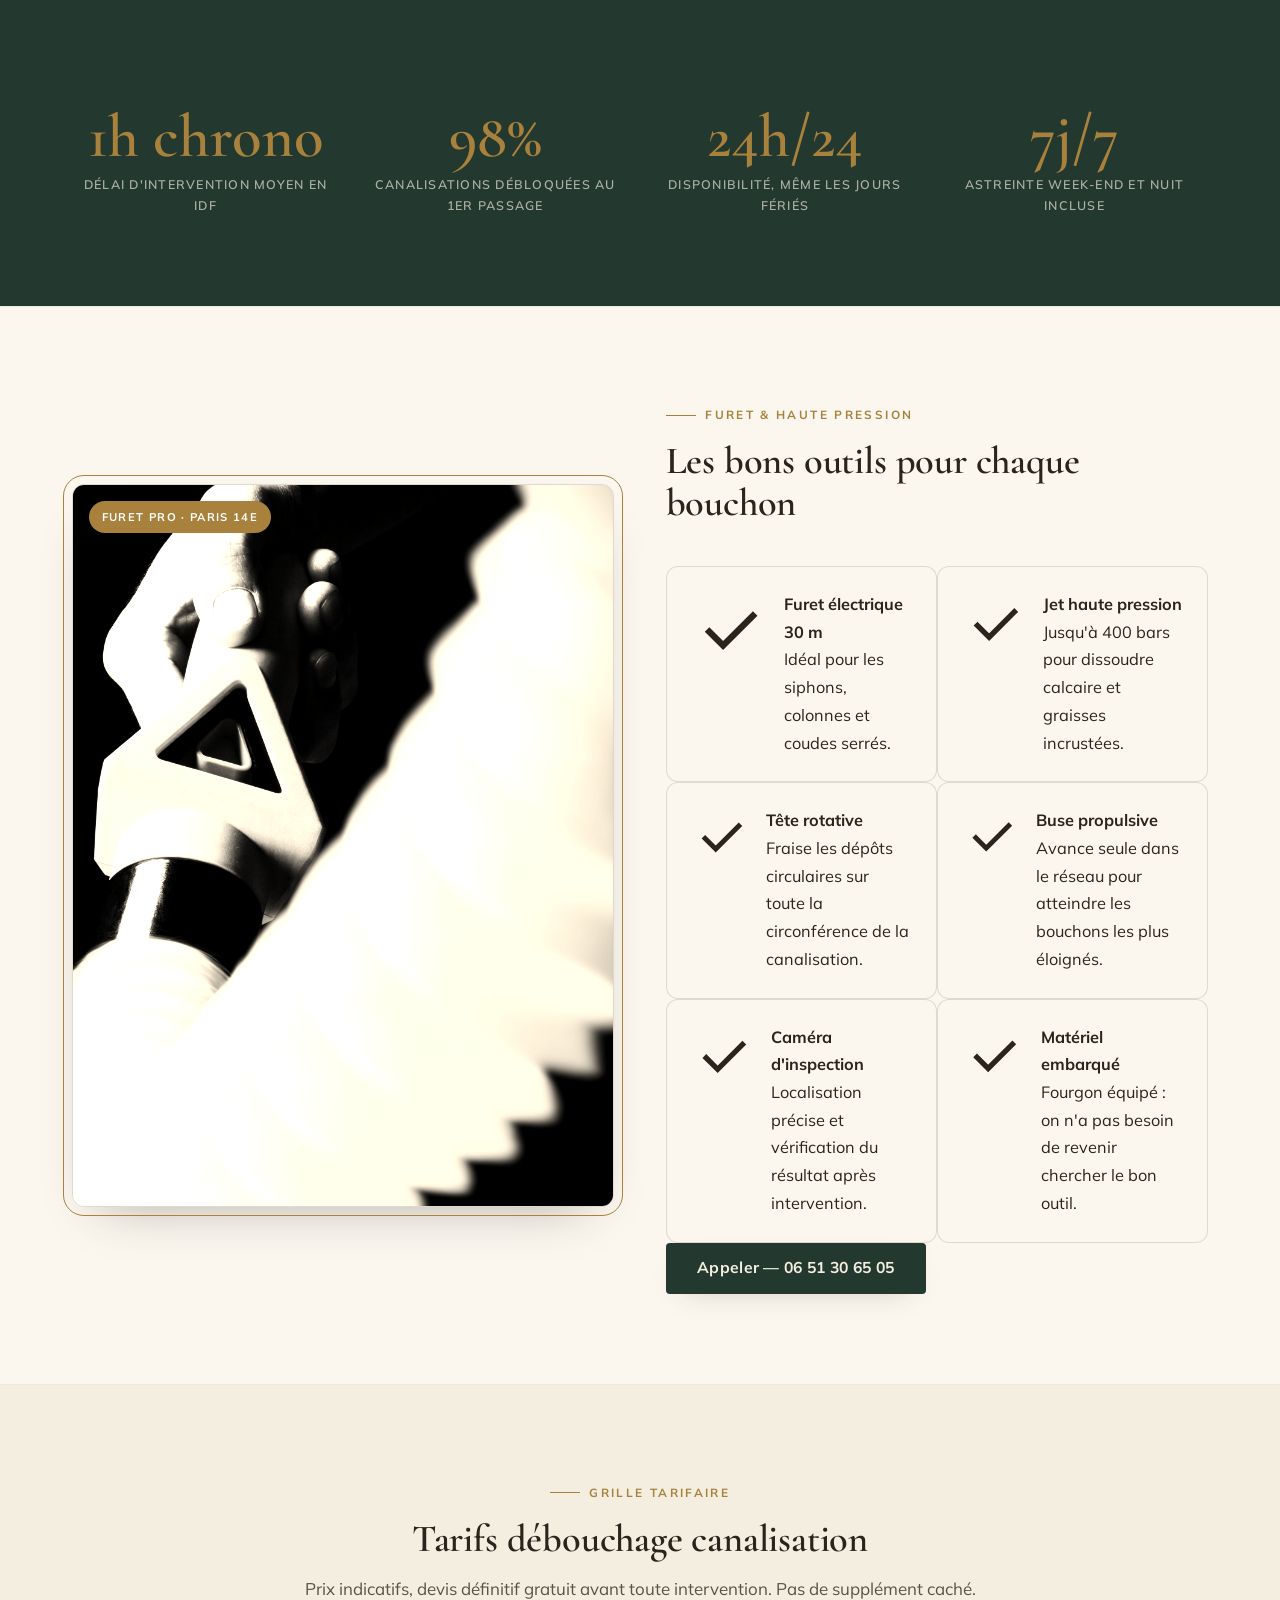
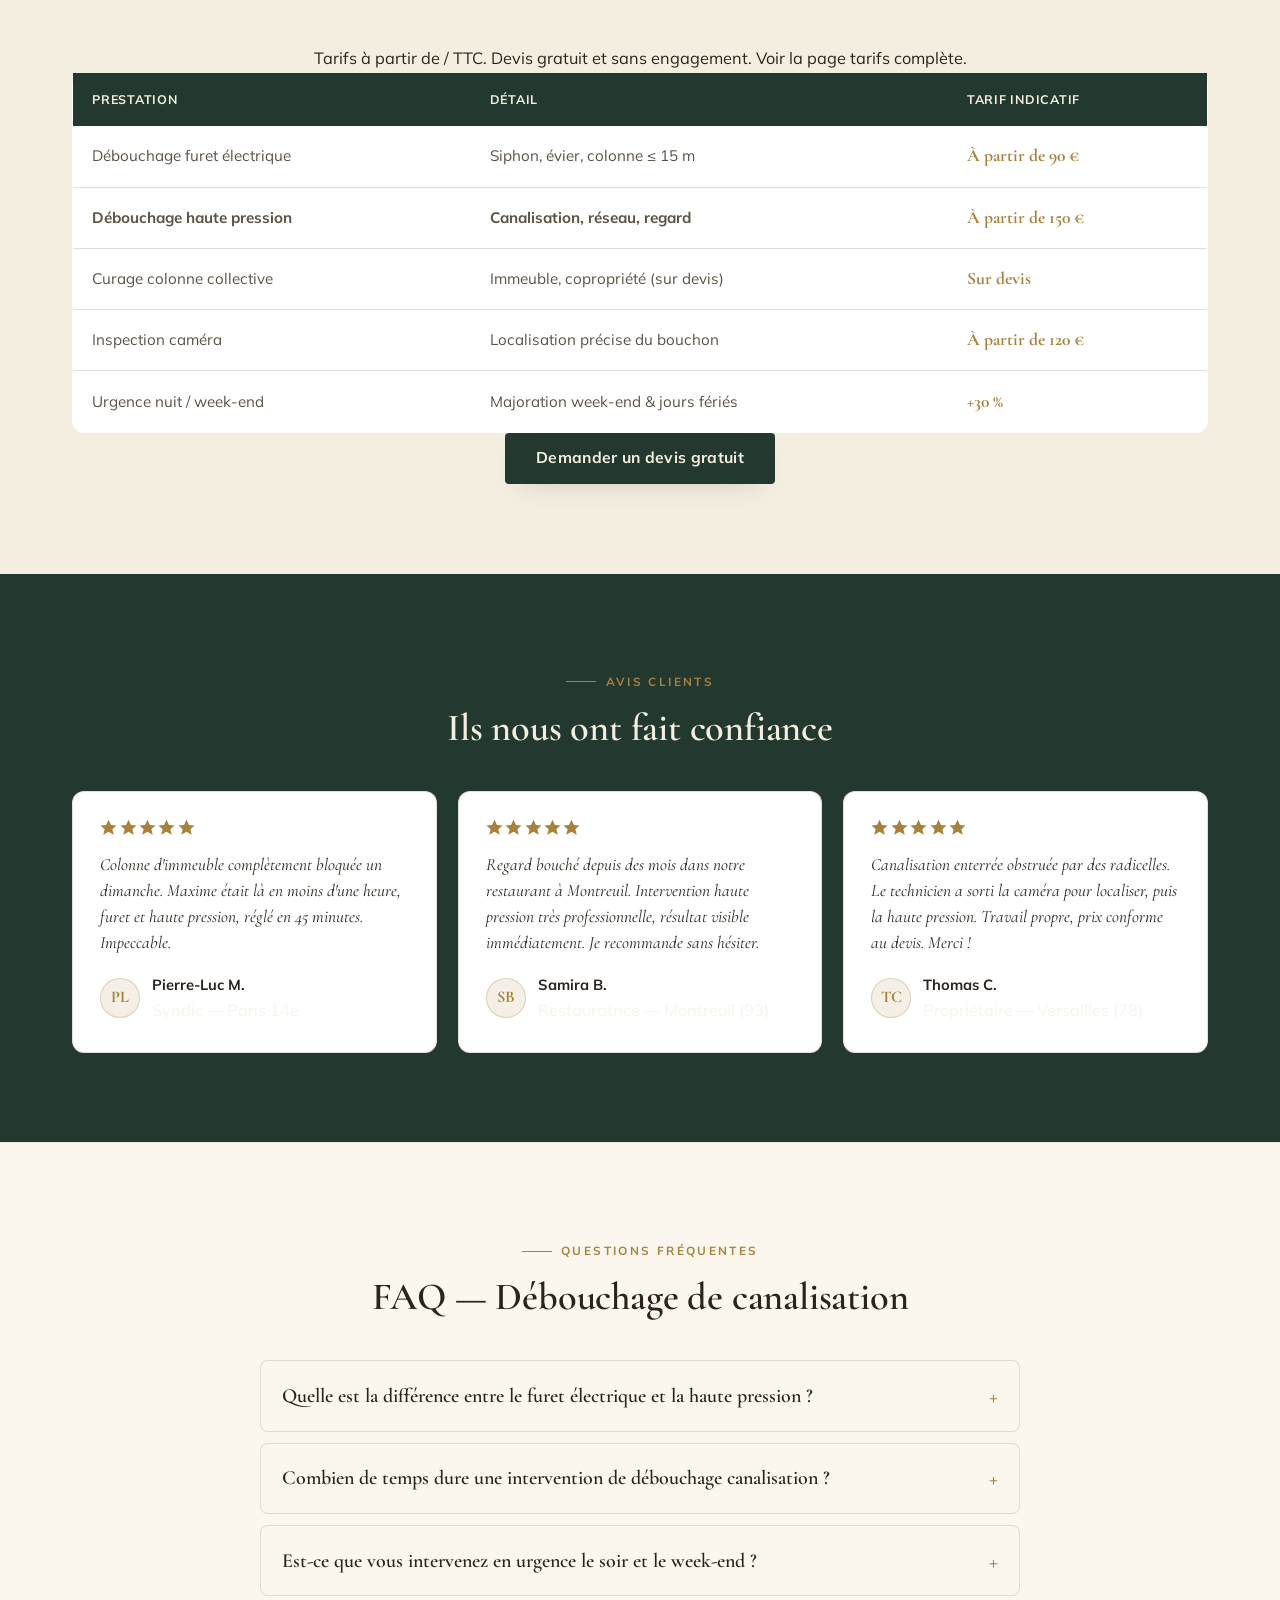
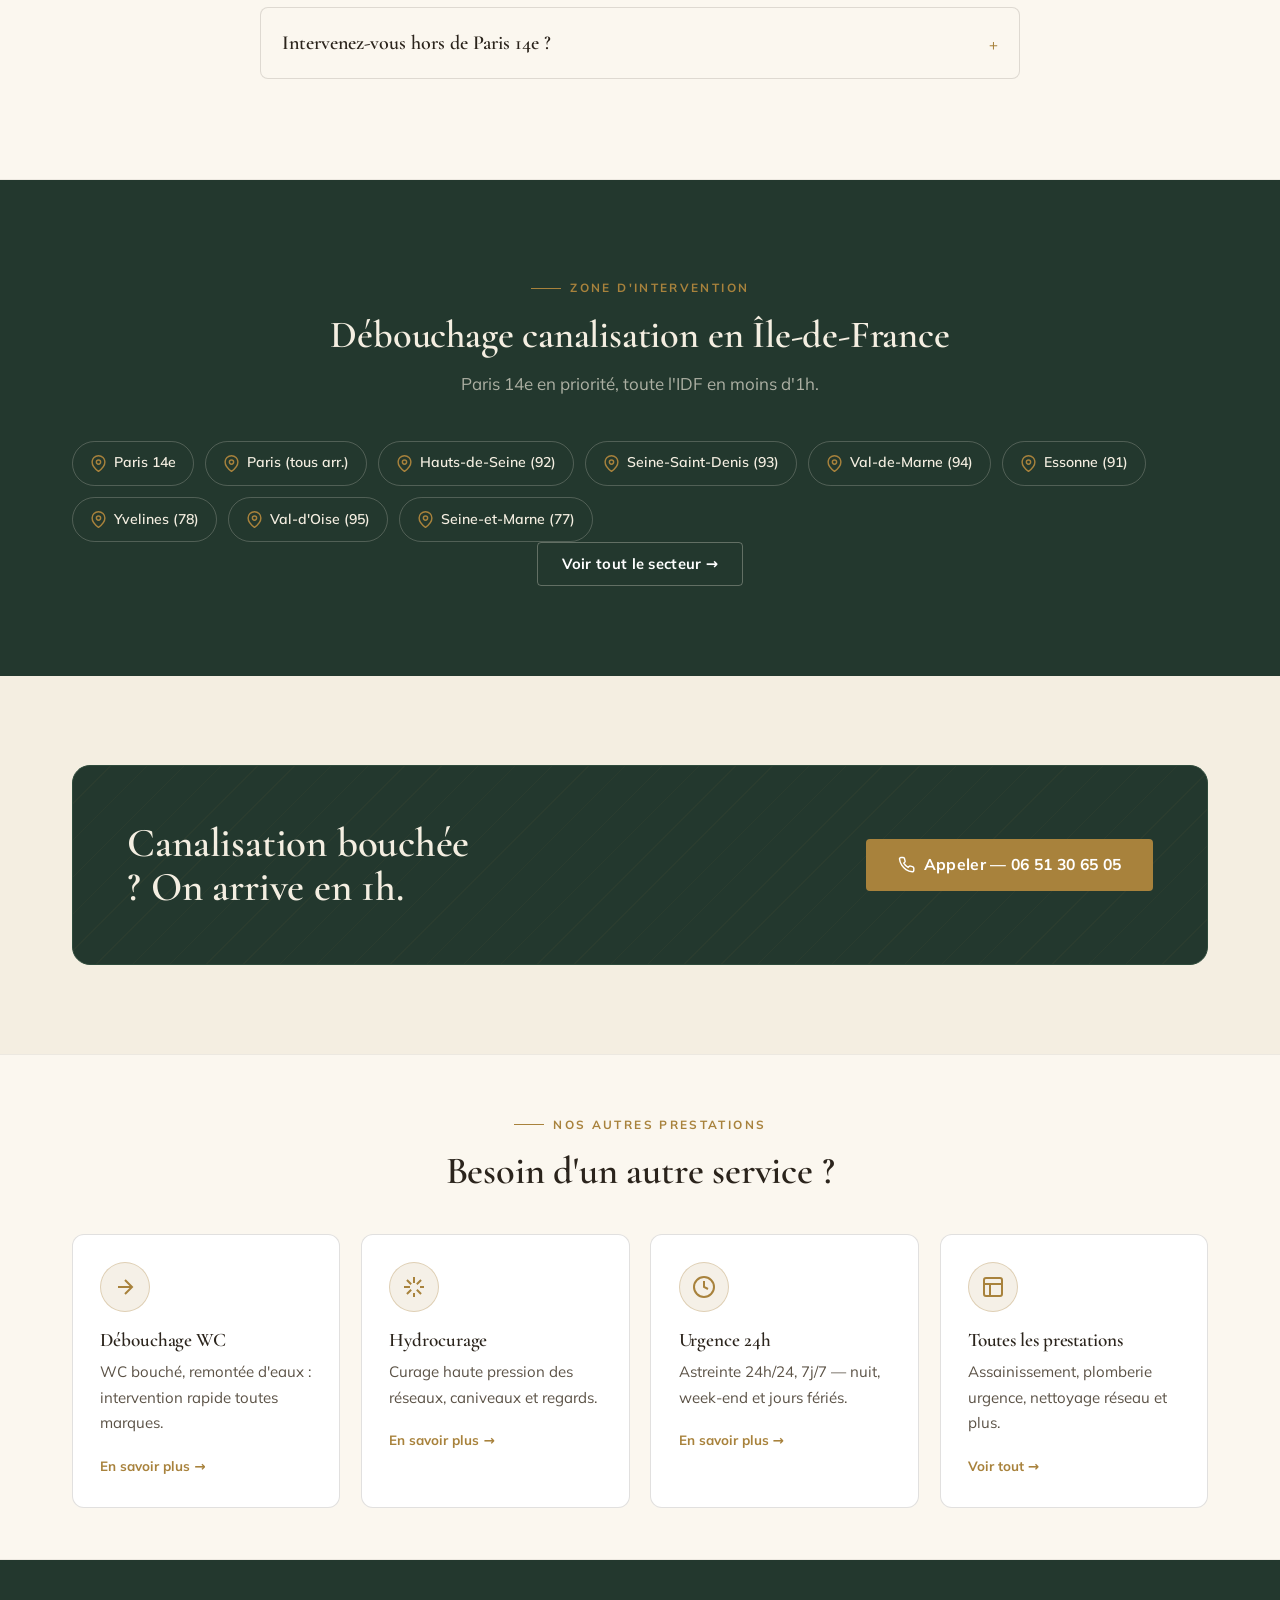
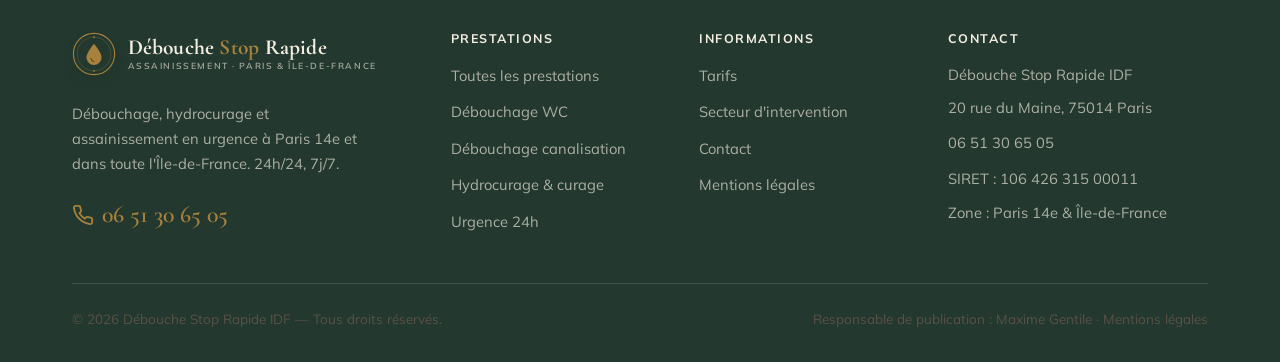
<file: debouchage-canalisation.html>
<!DOCTYPE html>
<html lang="fr">
<head>
  <title>Débouchage de canalisation | Débouche Stop Rapide IDF</title>
  <meta name="description" content="Débouchage de canalisation à Paris 14e et en Île-de-France : colonnes, réseaux, regards, bouchons tenaces. Furet électrique & haute pression. Appelez le 06 51 30 65 05.">
  <link rel="canonical" href="https://[DOMAINE]/debouchage-canalisation.html">
  <!-- À coller VERBATIM dans <head> de chaque page, APRÈS le <title> et la <meta name="description"> propres à la page -->
  <meta charset="UTF-8" />
  <meta name="viewport" content="width=device-width, initial-scale=1" />
  <meta name="theme-color" content="#0A0A0A" />
  <link rel="preconnect" href="https://fonts.googleapis.com" />
  <link rel="preconnect" href="https://fonts.gstatic.com" crossorigin />
  <link href="https://fonts.googleapis.com/css2?family=Syne:wght@600;700;800&family=Manrope:wght@400;500;600;700;800&display=swap" rel="stylesheet" />
  <link rel="stylesheet" href="assets/css/styles.css" />
  <link rel="icon" href="favicon.svg" type="image/svg+xml" />
  <script src="assets/js/main.js" defer></script>
</head>
<body class="page-debouchage-canalisation">

<!-- HEADER -->
<header class="site-header">
  <div class="container nav">
    <a href="index.html" class="brand" aria-label="Débouche Stop Rapide IDF — accueil">
      <svg class="brand__mark" viewBox="0 0 64 64" aria-hidden="true"><rect width="64" height="64" rx="14" fill="#C6FF3A"/><path d="M14 40 L40 40" stroke="#0A0A0A" stroke-width="6" stroke-linecap="round"/><path d="M22 30 L44 30" stroke="#0A0A0A" stroke-width="6" stroke-linecap="round" opacity="0.55"/><path d="M30 20 L48 20" stroke="#0A0A0A" stroke-width="6" stroke-linecap="round" opacity="0.3"/><path d="M40 46 l10 -14 -7 0 4 -12 -16 18 7 0 z" fill="#0A0A0A"/></svg>
      <span>Débouche <strong>Stop</strong> Rapide</span>
    </a>
    <nav class="nav__links" aria-label="Navigation principale">
      <a href="index.html">Accueil</a>
      <a href="nos-prestations.html">Prestations</a>
      <a href="debouchage-wc.html">Débouchage WC</a>
      <a href="debouchage-canalisation.html" class="active" aria-current="page">Canalisation</a>
      <a href="hydrocurage-curage.html">Hydrocurage</a>
      <a href="urgence-24h.html">Urgence 24h</a>
      <a href="tarifs.html">Tarifs</a>
      <a href="secteur-intervention.html">Secteur</a>
      <a href="contact.html">Contact</a>
    </nav>
    <div class="nav__cta">
      <a href="tel:0651306505" class="btn btn-call">
        <svg viewBox="0 0 24 24" fill="none" stroke="currentColor" stroke-width="2" aria-hidden="true"><path d="M22 16.92v3a2 2 0 0 1-2.18 2 19.79 19.79 0 0 1-8.63-3.07 19.5 19.5 0 0 1-6-6 19.79 19.79 0 0 1-3.07-8.67A2 2 0 0 1 4.11 2h3a2 2 0 0 1 2 1.72c.13.96.36 1.9.7 2.81a2 2 0 0 1-.45 2.11L8.09 9.91a16 16 0 0 0 6 6l1.27-1.27a2 2 0 0 1 2.11-.45c.91.34 1.85.57 2.81.7A2 2 0 0 1 22 16.92z"/></svg>
        06 51 30 65 05
      </a>
      <button class="nav__toggle" aria-expanded="false" aria-controls="mobile-menu" aria-label="Ouvrir le menu"><span></span></button>
    </div>
  </div>
</header>

<nav id="mobile-menu" class="mobile-menu" aria-label="Navigation mobile">
  <a href="index.html">Accueil</a>
  <a href="nos-prestations.html">Prestations</a>
  <a href="debouchage-wc.html">Débouchage WC</a>
  <a href="debouchage-canalisation.html" class="active" aria-current="page">Canalisation</a>
  <a href="hydrocurage-curage.html">Hydrocurage</a>
  <a href="urgence-24h.html">Urgence 24h</a>
  <a href="tarifs.html">Tarifs</a>
  <a href="secteur-intervention.html">Secteur</a>
  <a href="contact.html">Contact</a>
  <a href="tel:0651306505" class="btn btn-primary btn-block btn-lg">Appeler maintenant</a>
</nav>

<main>

  <!-- PAGE HERO -->
  <section class="page-hero">
    <div class="container">
      <nav class="breadcrumb" aria-label="Fil d'Ariane">
        <ol>
          <li><a href="index.html">Accueil</a></li>
          <li aria-current="page">Débouchage de canalisation</li>
        </ol>
      </nav>
      <h1>Débouchage de <span class="hl">canalisation</span></h1>
      <p>Colonnes bouchées, réseaux engorgés, regards saturés, bouchons tenaces — furet électrique et haute pression : on dégage tout, vite.</p>
      <div class="page-hero__cta">
        <a href="tel:0651306505" class="btn btn-primary btn-lg pulse">
          <svg viewBox="0 0 24 24" fill="none" stroke="currentColor" stroke-width="2" aria-hidden="true"><path d="M22 16.92v3a2 2 0 0 1-2.18 2 19.79 19.79 0 0 1-8.63-3.07 19.5 19.5 0 0 1-6-6 19.79 19.79 0 0 1-3.07-8.67A2 2 0 0 1 4.11 2h3a2 2 0 0 1 2 1.72c.13.96.36 1.9.7 2.81a2 2 0 0 1-.45 2.11L8.09 9.91a16 16 0 0 0 6 6l1.27-1.27a2 2 0 0 1 2.11-.45c.91.34 1.85.57 2.81.7A2 2 0 0 1 22 16.92z"/></svg>
          06 51 30 65 05
        </a>
        <a href="contact.html" class="btn btn-ghost on-dark" style="color:#fff">Demander un devis</a>
      </div>
    </div>
  </section>

  <!-- MARQUEE -->
  <div class="marquee" aria-hidden="true">
    <div class="marquee__track" data-speed="65">
      <span>Débouchage canalisation</span>
      <span>Furet électrique</span>
      <span>Haute pression</span>
      <span>Colonne bouchée</span>
      <span>Regards &amp; réseaux</span>
      <span>Paris 14e</span>
      <span>Île-de-France</span>
      <span>Intervention rapide</span>
      <span>24h/24 · 7j/7</span>
      <span>06 51 30 65 05</span>
    </div>
  </div>

  <!-- RÉASSURANCE -->
  <section class="section section--dark">
    <div class="container">
      <div class="reassure reveal-stagger">
        <div class="reassure__item">
          <svg viewBox="0 0 24 24" fill="none" stroke="currentColor" stroke-width="2" aria-hidden="true"><circle cx="12" cy="12" r="10"/><polyline points="12 6 12 12 16 14"/></svg>
          <div><strong>Urgence 1h</strong><span>Délai d'intervention moyen en IDF</span></div>
        </div>
        <div class="reassure__item">
          <svg viewBox="0 0 24 24" fill="none" stroke="currentColor" stroke-width="2" aria-hidden="true"><path d="M12 22s8-4 8-10V5l-8-3-8 3v7c0 6 8 10 8 10z"/></svg>
          <div><strong>Devis gratuit</strong><span>Sans engagement, avant toute intervention</span></div>
        </div>
        <div class="reassure__item">
          <svg viewBox="0 0 24 24" fill="none" stroke="currentColor" stroke-width="2" aria-hidden="true"><polyline points="20 6 9 17 4 12"/></svg>
          <div><strong>Techniciens qualifiés</strong><span>Furet électrique &amp; haute pression</span></div>
        </div>
        <div class="reassure__item">
          <svg viewBox="0 0 24 24" fill="none" stroke="currentColor" stroke-width="2" aria-hidden="true"><rect x="3" y="11" width="18" height="11" rx="2" ry="2"/><path d="M7 11V7a5 5 0 0 1 10 0v4"/></svg>
          <div><strong>Tarifs transparents</strong><span>Pas de surprise, prix annoncé à l'avance</span></div>
        </div>
      </div>
    </div>
  </section>

  <!-- INTRO TEXTE + IMAGE -->
  <section class="section section--paper">
    <div class="container">
      <div class="media-split reveal">
        <div>
          <div class="section-head">
            <span class="eyebrow">Notre expertise</span>
            <h2>Colonnes, réseaux &amp; canalisations : on dégage tout</h2>
            <p class="lead">Un bouchon de canalisation peut bloquer toute une colonne d'immeuble ou paralyser une cuisine professionnelle. Débouche Stop Rapide IDF intervient avec le bon outil dès le premier déplacement.</p>
          </div>
          <ul class="ticks">
            <li>
              <svg viewBox="0 0 20 20" fill="none" aria-hidden="true"><circle cx="10" cy="10" r="9" stroke="currentColor" stroke-width="1.5"/><polyline points="6,10 9,13 14,7" stroke="currentColor" stroke-width="2" stroke-linecap="round" stroke-linejoin="round"/></svg>
              Colonnes collectives &amp; chutes d'eaux usées
            </li>
            <li>
              <svg viewBox="0 0 20 20" fill="none" aria-hidden="true"><circle cx="10" cy="10" r="9" stroke="currentColor" stroke-width="1.5"/><polyline points="6,10 9,13 14,7" stroke="currentColor" stroke-width="2" stroke-linecap="round" stroke-linejoin="round"/></svg>
              Réseaux enterrés, regards et branchements
            </li>
            <li>
              <svg viewBox="0 0 20 20" fill="none" aria-hidden="true"><circle cx="10" cy="10" r="9" stroke="currentColor" stroke-width="1.5"/><polyline points="6,10 9,13 14,7" stroke="currentColor" stroke-width="2" stroke-linecap="round" stroke-linejoin="round"/></svg>
              Bouchons tenaces : graisses, calcaire, radicelles
            </li>
            <li>
              <svg viewBox="0 0 20 20" fill="none" aria-hidden="true"><circle cx="10" cy="10" r="9" stroke="currentColor" stroke-width="1.5"/><polyline points="6,10 9,13 14,7" stroke="currentColor" stroke-width="2" stroke-linecap="round" stroke-linejoin="round"/></svg>
              Furet électrique jusqu'à 30 m de portée
            </li>
            <li>
              <svg viewBox="0 0 20 20" fill="none" aria-hidden="true"><circle cx="10" cy="10" r="9" stroke="currentColor" stroke-width="1.5"/><polyline points="6,10 9,13 14,7" stroke="currentColor" stroke-width="2" stroke-linecap="round" stroke-linejoin="round"/></svg>
              Haute pression 150 à 400 bars pour les bouchons durs
            </li>
            <li>
              <svg viewBox="0 0 20 20" fill="none" aria-hidden="true"><circle cx="10" cy="10" r="9" stroke="currentColor" stroke-width="1.5"/><polyline points="6,10 9,13 14,7" stroke="currentColor" stroke-width="2" stroke-linecap="round" stroke-linejoin="round"/></svg>
              Diagnostic visuel par caméra si nécessaire
            </li>
          </ul>
          <div style="margin-top: var(--sp-5);">
            <a href="tel:0651306505" class="btn btn-primary btn-lg">Appeler maintenant — 06 51 30 65 05</a>
          </div>
        </div>
        <div>
          <div class="media-frame media-frame--wide reveal-x">
            <img src="assets/images/intervention.jpg" alt="Technicien Débouche Stop Rapide IDF en intervention sur une canalisation bouchée à Paris 14e" loading="lazy" />
            <span class="media-tag">Intervention Paris 14e</span>
          </div>
        </div>
      </div>
    </div>
  </section>

  <!-- MARQUEE DARK -->
  <div class="marquee marquee--dark" aria-hidden="true">
    <div class="marquee__track" data-speed="50" data-dir="right">
      <span>Colonne bouchée ?</span>
      <span>On arrive en 1h</span>
      <span>Furet électrique</span>
      <span>Haute pression</span>
      <span>Paris &amp; IDF</span>
      <span>06 51 30 65 05</span>
      <span>24h/24</span>
      <span>7j/7</span>
      <span>Devis gratuit</span>
    </div>
  </div>

  <!-- TYPES DE CANALISATIONS -->
  <section class="section">
    <div class="container">
      <div class="section-head section-head--center reveal">
        <span class="eyebrow">Nos interventions</span>
        <h2>Quel type de canalisation est concerné ?</h2>
        <p>Du siphon d'évier à la canalisation principale enterrée, nous traitons tous les cas de figure.</p>
      </div>
      <div class="grid grid-3 reveal-stagger">
        <div class="card card--service" data-tilt>
          <div class="card__icon">
            <svg viewBox="0 0 24 24" fill="none" stroke="currentColor" stroke-width="2" aria-hidden="true"><path d="M4 4h16v4H4zM4 12h16v4H4z"/><line x1="8" y1="8" x2="8" y2="12"/><line x1="16" y1="8" x2="16" y2="12"/><line x1="8" y1="16" x2="8" y2="20"/><line x1="16" y1="16" x2="16" y2="20"/></svg>
          </div>
          <h3>Colonne d'immeuble</h3>
          <p>Obstruction sur la chute principale ou les dérivations d'appartements. Intervention sans endommager les revêtements.</p>
          <a href="nos-prestations.html" class="card__link">Voir les prestations →</a>
        </div>
        <div class="card card--service" data-tilt>
          <div class="card__icon">
            <svg viewBox="0 0 24 24" fill="none" stroke="currentColor" stroke-width="2" aria-hidden="true"><polyline points="22 12 18 12 15 21 9 3 6 12 2 12"/></svg>
          </div>
          <h3>Réseau enterré</h3>
          <p>Branchements au réseau public, regards saturés, collecteurs partiellement obstrués par du calcaire ou des radicelles d'arbres.</p>
          <a href="hydrocurage-curage.html" class="card__link">Hydrocurage →</a>
        </div>
        <div class="card card--service" data-tilt>
          <div class="card__icon">
            <svg viewBox="0 0 24 24" fill="none" stroke="currentColor" stroke-width="2" aria-hidden="true"><rect x="2" y="7" width="20" height="14" rx="2" ry="2"/><path d="M16 21V5a2 2 0 0 0-2-2h-4a2 2 0 0 0-2 2v16"/></svg>
          </div>
          <h3>Cuisine &amp; restaurant</h3>
          <p>Accumulation de graisses sur les parois : bac à graisse, siphon de sol, évier industriel. Curage haute pression pour un résultat durable.</p>
          <a href="nos-prestations.html" class="card__link">Toutes nos prestations →</a>
        </div>
        <div class="card card--service" data-tilt>
          <div class="card__icon">
            <svg viewBox="0 0 24 24" fill="none" stroke="currentColor" stroke-width="2" aria-hidden="true"><path d="M12 2C6.48 2 2 6.48 2 12s4.48 10 10 10 10-4.48 10-10S17.52 2 12 2z"/><path d="M12 8v4l3 3"/></svg>
          </div>
          <h3>Salle de bains &amp; douche</h3>
          <p>Cheveux, savon, calcaire : le furet électrique dégage les siphons, siphons de sol et colonnes EV en quelques minutes.</p>
          <a href="debouchage-wc.html" class="card__link">Débouchage WC →</a>
        </div>
        <div class="card card--service" data-tilt>
          <div class="card__icon">
            <svg viewBox="0 0 24 24" fill="none" stroke="currentColor" stroke-width="2" aria-hidden="true"><line x1="12" y1="2" x2="12" y2="22"/><path d="M17 5H9.5a3.5 3.5 0 0 0 0 7h5a3.5 3.5 0 0 1 0 7H6"/></svg>
          </div>
          <h3>Regard &amp; boîte de branchement</h3>
          <p>Regard d'eaux pluviales ou eaux usées obstrué par des dépôts solides. Curage manuel ou jet haute pression selon l'état.</p>
          <a href="hydrocurage-curage.html" class="card__link">Hydrocurage →</a>
        </div>
        <div class="card card--service" data-tilt>
          <div class="card__icon">
            <svg viewBox="0 0 24 24" fill="none" stroke="currentColor" stroke-width="2" aria-hidden="true"><path d="M3 9l9-7 9 7v11a2 2 0 0 1-2 2H5a2 2 0 0 1-2-2z"/><polyline points="9 22 9 12 15 12 15 22"/></svg>
          </div>
          <h3>Maison individuelle</h3>
          <p>Tout-à-l'égout, fosse septique amont, branchement privé : on localise et on débouche sans travaux inutiles.</p>
          <a href="secteur-intervention.html" class="card__link">Zone d'intervention →</a>
        </div>
      </div>
    </div>
  </section>

  <!-- PROCESS ÉTAPES -->
  <section class="section section--dark">
    <div class="container">
      <div class="section-head section-head--center reveal">
        <span class="eyebrow">Notre méthode</span>
        <h2>Comment on débouche votre canalisation ?</h2>
        <p>Un protocole éprouvé, du diagnostic jusqu'à la vérification finale — sans surprise ni dépassement.</p>
      </div>
      <div class="steps reveal-stagger">
        <div class="step">
          <span class="step__n">01</span>
          <h3>Diagnostic rapide</h3>
          <p>Identification du type de bouchon, localisation sur le réseau, choix de l'outil adapté (furet ou haute pression).</p>
        </div>
        <div class="step">
          <span class="step__n">02</span>
          <h3>Furetage électrique</h3>
          <p>Le furet mécanique motorisé perfore et entraîne le bouchon — efficace sur les accumulations de graisses et de calcaire léger.</p>
        </div>
        <div class="step">
          <span class="step__n">03</span>
          <h3>Haute pression</h3>
          <p>Jet à 150–400 bars pour déloger les dépôts durs, rincer les parois et rétablir le plein débit sur toute la longueur.</p>
        </div>
        <div class="step">
          <span class="step__n">04</span>
          <h3>Contrôle &amp; compte-rendu</h3>
          <p>Vérification du débit, inspection si besoin par caméra, et compte-rendu d'intervention remis sur place ou par mail.</p>
        </div>
      </div>
    </div>
  </section>

  <!-- STATS -->
  <section class="section section--lime">
    <div class="container">
      <div class="stats reveal-stagger">
        <div class="stat">
          <div class="stat__num" data-count="1" data-suffix="h chrono">0</div>
          <div class="stat__label">Délai d'intervention moyen en IDF</div>
        </div>
        <div class="stat">
          <div class="stat__num" data-count="98" data-suffix="%">0</div>
          <div class="stat__label">Canalisations débloquées au 1er passage</div>
        </div>
        <div class="stat">
          <div class="stat__num" data-count="24" data-suffix="h/24">0</div>
          <div class="stat__label">Disponibilité, même les jours fériés</div>
        </div>
        <div class="stat">
          <div class="stat__num" data-count="7" data-suffix="j/7">0</div>
          <div class="stat__label">Astreinte week-end et nuit incluse</div>
        </div>
      </div>
    </div>
  </section>

  <!-- SECTION IMAGE DÉTAIL + ARGUMENTS -->
  <section class="section section--paper">
    <div class="container">
      <div class="media-split reveal">
        <div>
          <div class="media-frame media-frame--tall reveal-x">
            <img src="assets/images/detail.jpg" alt="Détail d'un furet électrique en cours de débouchage sur une canalisation à Paris" loading="lazy" />
            <span class="media-tag">Furet pro · Paris 14e</span>
          </div>
        </div>
        <div>
          <div class="section-head">
            <span class="eyebrow">Furet &amp; haute pression</span>
            <h2>Les bons outils pour chaque bouchon</h2>
          </div>
          <div class="grid grid-2" style="gap: var(--sp-4); margin-top: var(--sp-4);">
            <div class="feature">
              <svg viewBox="0 0 24 24" fill="none" stroke="currentColor" stroke-width="2" aria-hidden="true"><polyline points="5 12 10 17 20 7"/></svg>
              <div><strong>Furet électrique 30 m</strong><br>Idéal pour les siphons, colonnes et coudes serrés.</div>
            </div>
            <div class="feature">
              <svg viewBox="0 0 24 24" fill="none" stroke="currentColor" stroke-width="2" aria-hidden="true"><polyline points="5 12 10 17 20 7"/></svg>
              <div><strong>Jet haute pression</strong><br>Jusqu'à 400 bars pour dissoudre calcaire et graisses incrustées.</div>
            </div>
            <div class="feature">
              <svg viewBox="0 0 24 24" fill="none" stroke="currentColor" stroke-width="2" aria-hidden="true"><polyline points="5 12 10 17 20 7"/></svg>
              <div><strong>Tête rotative</strong><br>Fraise les dépôts circulaires sur toute la circonférence de la canalisation.</div>
            </div>
            <div class="feature">
              <svg viewBox="0 0 24 24" fill="none" stroke="currentColor" stroke-width="2" aria-hidden="true"><polyline points="5 12 10 17 20 7"/></svg>
              <div><strong>Buse propulsive</strong><br>Avance seule dans le réseau pour atteindre les bouchons les plus éloignés.</div>
            </div>
            <div class="feature">
              <svg viewBox="0 0 24 24" fill="none" stroke="currentColor" stroke-width="2" aria-hidden="true"><polyline points="5 12 10 17 20 7"/></svg>
              <div><strong>Caméra d'inspection</strong><br>Localisation précise et vérification du résultat après intervention.</div>
            </div>
            <div class="feature">
              <svg viewBox="0 0 24 24" fill="none" stroke="currentColor" stroke-width="2" aria-hidden="true"><polyline points="5 12 10 17 20 7"/></svg>
              <div><strong>Matériel embarqué</strong><br>Fourgon équipé : on n'a pas besoin de revenir chercher le bon outil.</div>
            </div>
          </div>
          <div style="margin-top: var(--sp-5);">
            <a href="tel:0651306505" class="btn btn-primary btn-lg">Appeler — 06 51 30 65 05</a>
          </div>
        </div>
      </div>
    </div>
  </section>

  <!-- TARIFS -->
  <section class="section">
    <div class="container">
      <div class="section-head section-head--center reveal">
        <span class="eyebrow">Grille tarifaire</span>
        <h2>Tarifs débouchage canalisation</h2>
        <p>Prix indicatifs, devis définitif gratuit avant toute intervention. Pas de supplément caché.</p>
      </div>
      <div class="reveal" style="overflow-x:auto; margin-top: var(--sp-5);">
        <table class="price-table">
          <thead>
            <tr>
              <th>Prestation</th>
              <th>Détail</th>
              <th>Tarif indicatif</th>
            </tr>
          </thead>
          <tbody>
            <tr>
              <td>Débouchage furet électrique</td>
              <td>Siphon, évier, colonne ≤ 15 m</td>
              <td><strong>À partir de 90 €</strong></td>
            </tr>
            <tr class="price-hl">
              <td>Débouchage haute pression</td>
              <td>Canalisation, réseau, regard</td>
              <td><strong>À partir de 150 €</strong></td>
            </tr>
            <tr>
              <td>Curage colonne collective</td>
              <td>Immeuble, copropriété (sur devis)</td>
              <td><strong>Sur devis</strong></td>
            </tr>
            <tr>
              <td>Inspection caméra</td>
              <td>Localisation précise du bouchon</td>
              <td><strong>À partir de 120 €</strong></td>
            </tr>
            <tr>
              <td>Urgence nuit / week-end</td>
              <td>Majoration week-end &amp; jours fériés</td>
              <td><strong>+30 %</strong></td>
            </tr>
          </tbody>
          <caption>Tarifs à partir de / TTC. Devis gratuit et sans engagement. Voir <a href="tarifs.html">la page tarifs complète</a>.</caption>
        </table>
      </div>
      <div style="text-align:center; margin-top: var(--sp-5);">
        <a href="contact.html" class="btn btn-primary btn-lg">Demander un devis gratuit</a>
      </div>
    </div>
  </section>

  <!-- AVIS CLIENTS -->
  <section class="section section--dark">
    <div class="container">
      <div class="section-head section-head--center reveal">
        <span class="eyebrow">Avis clients</span>
        <h2>Ils nous ont fait confiance</h2>
      </div>
      <div class="reviews reveal-stagger">
        <figure class="review">
          <div class="review__stars" aria-label="5 étoiles sur 5">
            <svg viewBox="0 0 20 20" fill="currentColor" aria-hidden="true"><polygon points="10,1 12.9,7 19.5,7.6 14.5,12 16.2,18.5 10,15 3.8,18.5 5.5,12 0.5,7.6 7.1,7"/></svg>
            <svg viewBox="0 0 20 20" fill="currentColor" aria-hidden="true"><polygon points="10,1 12.9,7 19.5,7.6 14.5,12 16.2,18.5 10,15 3.8,18.5 5.5,12 0.5,7.6 7.1,7"/></svg>
            <svg viewBox="0 0 20 20" fill="currentColor" aria-hidden="true"><polygon points="10,1 12.9,7 19.5,7.6 14.5,12 16.2,18.5 10,15 3.8,18.5 5.5,12 0.5,7.6 7.1,7"/></svg>
            <svg viewBox="0 0 20 20" fill="currentColor" aria-hidden="true"><polygon points="10,1 12.9,7 19.5,7.6 14.5,12 16.2,18.5 10,15 3.8,18.5 5.5,12 0.5,7.6 7.1,7"/></svg>
            <svg viewBox="0 0 20 20" fill="currentColor" aria-hidden="true"><polygon points="10,1 12.9,7 19.5,7.6 14.5,12 16.2,18.5 10,15 3.8,18.5 5.5,12 0.5,7.6 7.1,7"/></svg>
          </div>
          <blockquote><p>Colonne d'immeuble complètement bloquée un dimanche. Maxime était là en moins d'une heure, furet et haute pression, réglé en 45 minutes. Impeccable.</p></blockquote>
          <div class="review__author">
            <div class="review__avatar">PL</div>
            <div><strong>Pierre-Luc M.</strong><span>Syndic — Paris 14e</span></div>
          </div>
        </figure>
        <figure class="review">
          <div class="review__stars" aria-label="5 étoiles sur 5">
            <svg viewBox="0 0 20 20" fill="currentColor" aria-hidden="true"><polygon points="10,1 12.9,7 19.5,7.6 14.5,12 16.2,18.5 10,15 3.8,18.5 5.5,12 0.5,7.6 7.1,7"/></svg>
            <svg viewBox="0 0 20 20" fill="currentColor" aria-hidden="true"><polygon points="10,1 12.9,7 19.5,7.6 14.5,12 16.2,18.5 10,15 3.8,18.5 5.5,12 0.5,7.6 7.1,7"/></svg>
            <svg viewBox="0 0 20 20" fill="currentColor" aria-hidden="true"><polygon points="10,1 12.9,7 19.5,7.6 14.5,12 16.2,18.5 10,15 3.8,18.5 5.5,12 0.5,7.6 7.1,7"/></svg>
            <svg viewBox="0 0 20 20" fill="currentColor" aria-hidden="true"><polygon points="10,1 12.9,7 19.5,7.6 14.5,12 16.2,18.5 10,15 3.8,18.5 5.5,12 0.5,7.6 7.1,7"/></svg>
            <svg viewBox="0 0 20 20" fill="currentColor" aria-hidden="true"><polygon points="10,1 12.9,7 19.5,7.6 14.5,12 16.2,18.5 10,15 3.8,18.5 5.5,12 0.5,7.6 7.1,7"/></svg>
          </div>
          <blockquote><p>Regard bouché depuis des mois dans notre restaurant à Montreuil. Intervention haute pression très professionnelle, résultat visible immédiatement. Je recommande sans hésiter.</p></blockquote>
          <div class="review__author">
            <div class="review__avatar">SB</div>
            <div><strong>Samira B.</strong><span>Restauratrice — Montreuil (93)</span></div>
          </div>
        </figure>
        <figure class="review">
          <div class="review__stars" aria-label="5 étoiles sur 5">
            <svg viewBox="0 0 20 20" fill="currentColor" aria-hidden="true"><polygon points="10,1 12.9,7 19.5,7.6 14.5,12 16.2,18.5 10,15 3.8,18.5 5.5,12 0.5,7.6 7.1,7"/></svg>
            <svg viewBox="0 0 20 20" fill="currentColor" aria-hidden="true"><polygon points="10,1 12.9,7 19.5,7.6 14.5,12 16.2,18.5 10,15 3.8,18.5 5.5,12 0.5,7.6 7.1,7"/></svg>
            <svg viewBox="0 0 20 20" fill="currentColor" aria-hidden="true"><polygon points="10,1 12.9,7 19.5,7.6 14.5,12 16.2,18.5 10,15 3.8,18.5 5.5,12 0.5,7.6 7.1,7"/></svg>
            <svg viewBox="0 0 20 20" fill="currentColor" aria-hidden="true"><polygon points="10,1 12.9,7 19.5,7.6 14.5,12 16.2,18.5 10,15 3.8,18.5 5.5,12 0.5,7.6 7.1,7"/></svg>
            <svg viewBox="0 0 20 20" fill="currentColor" aria-hidden="true"><polygon points="10,1 12.9,7 19.5,7.6 14.5,12 16.2,18.5 10,15 3.8,18.5 5.5,12 0.5,7.6 7.1,7"/></svg>
          </div>
          <blockquote><p>Canalisation enterrée obstruée par des radicelles. Le technicien a sorti la caméra pour localiser, puis la haute pression. Travail propre, prix conforme au devis. Merci !</p></blockquote>
          <div class="review__author">
            <div class="review__avatar">TC</div>
            <div><strong>Thomas C.</strong><span>Propriétaire — Versailles (78)</span></div>
          </div>
        </figure>
      </div>
    </div>
  </section>

  <!-- FAQ -->
  <section class="section section--paper">
    <div class="container">
      <div class="section-head section-head--center reveal">
        <span class="eyebrow">Questions fréquentes</span>
        <h2>FAQ — Débouchage de canalisation</h2>
      </div>
      <div class="faq reveal" style="max-width: 760px; margin-inline: auto;">
        <details>
          <summary>Quelle est la différence entre le furet électrique et la haute pression ?</summary>
          <p>Le furet électrique est un câble rotatif motorisé qui perce et dégage mécaniquement le bouchon — idéal pour les accumulations de graisses molles, cheveux ou débris dans les siphons et colonnes. La haute pression utilise un jet d'eau à 150–400 bars pour désintégrer et rincer les dépôts calcaires ou les incrustations dures sur toute la longueur du réseau. Nous choisissons l'outil adapté selon le diagnostic sur place.</p>
        </details>
        <details>
          <summary>Combien de temps dure une intervention de débouchage canalisation ?</summary>
          <p>Pour un bouchon simple (siphon, colonne d'appartement), comptez 30 à 60 minutes. Un réseau enterrée ou une colonne collective peut nécessiter 1 à 3 heures selon la longueur et la nature du dépôt. Dans tous les cas, nous vous donnons une estimation avant de commencer.</p>
        </details>
        <details>
          <summary>Est-ce que vous intervenez en urgence le soir et le week-end ?</summary>
          <p>Oui. Nous assurons une astreinte 24h/24, 7j/7, week-ends et jours fériés inclus. Une majoration de 30 % s'applique hors heures ouvrables. Appelez le <a href="tel:0651306505">06 51 30 65 05</a> à tout moment — voir aussi notre page <a href="urgence-24h.html">urgence 24h</a>.</p>
        </details>
        <details>
          <summary>Intervenez-vous hors de Paris 14e ?</summary>
          <p>Oui, notre zone couvre toute l'Île-de-France : Paris intra-muros et les 8 départements de la petite et grande couronne. Consultez notre <a href="secteur-intervention.html">page secteur d'intervention</a> pour plus de détails.</p>
        </details>
      </div>
    </div>
  </section>

  <!-- ZONES -->
  <section class="section section--dark">
    <div class="container">
      <div class="section-head section-head--center reveal">
        <span class="eyebrow">Zone d'intervention</span>
        <h2>Débouchage canalisation en Île-de-France</h2>
        <p>Paris 14e en priorité, toute l'IDF en moins d'1h.</p>
      </div>
      <div class="zones reveal-stagger">
        <div class="zone">
          <svg viewBox="0 0 24 24" fill="none" stroke="currentColor" stroke-width="2" aria-hidden="true"><path d="M21 10c0 7-9 13-9 13S3 17 3 10a9 9 0 0 1 18 0z"/><circle cx="12" cy="10" r="3"/></svg>
          Paris 14e
        </div>
        <div class="zone">
          <svg viewBox="0 0 24 24" fill="none" stroke="currentColor" stroke-width="2" aria-hidden="true"><path d="M21 10c0 7-9 13-9 13S3 17 3 10a9 9 0 0 1 18 0z"/><circle cx="12" cy="10" r="3"/></svg>
          Paris (tous arr.)
        </div>
        <div class="zone">
          <svg viewBox="0 0 24 24" fill="none" stroke="currentColor" stroke-width="2" aria-hidden="true"><path d="M21 10c0 7-9 13-9 13S3 17 3 10a9 9 0 0 1 18 0z"/><circle cx="12" cy="10" r="3"/></svg>
          Hauts-de-Seine (92)
        </div>
        <div class="zone">
          <svg viewBox="0 0 24 24" fill="none" stroke="currentColor" stroke-width="2" aria-hidden="true"><path d="M21 10c0 7-9 13-9 13S3 17 3 10a9 9 0 0 1 18 0z"/><circle cx="12" cy="10" r="3"/></svg>
          Seine-Saint-Denis (93)
        </div>
        <div class="zone">
          <svg viewBox="0 0 24 24" fill="none" stroke="currentColor" stroke-width="2" aria-hidden="true"><path d="M21 10c0 7-9 13-9 13S3 17 3 10a9 9 0 0 1 18 0z"/><circle cx="12" cy="10" r="3"/></svg>
          Val-de-Marne (94)
        </div>
        <div class="zone">
          <svg viewBox="0 0 24 24" fill="none" stroke="currentColor" stroke-width="2" aria-hidden="true"><path d="M21 10c0 7-9 13-9 13S3 17 3 10a9 9 0 0 1 18 0z"/><circle cx="12" cy="10" r="3"/></svg>
          Essonne (91)
        </div>
        <div class="zone">
          <svg viewBox="0 0 24 24" fill="none" stroke="currentColor" stroke-width="2" aria-hidden="true"><path d="M21 10c0 7-9 13-9 13S3 17 3 10a9 9 0 0 1 18 0z"/><circle cx="12" cy="10" r="3"/></svg>
          Yvelines (78)
        </div>
        <div class="zone">
          <svg viewBox="0 0 24 24" fill="none" stroke="currentColor" stroke-width="2" aria-hidden="true"><path d="M21 10c0 7-9 13-9 13S3 17 3 10a9 9 0 0 1 18 0z"/><circle cx="12" cy="10" r="3"/></svg>
          Val-d'Oise (95)
        </div>
        <div class="zone">
          <svg viewBox="0 0 24 24" fill="none" stroke="currentColor" stroke-width="2" aria-hidden="true"><path d="M21 10c0 7-9 13-9 13S3 17 3 10a9 9 0 0 1 18 0z"/><circle cx="12" cy="10" r="3"/></svg>
          Seine-et-Marne (77)
        </div>
      </div>
      <div style="text-align:center; margin-top: var(--sp-5);">
        <a href="secteur-intervention.html" class="btn btn-ghost on-dark" style="color:#fff">Voir tout le secteur →</a>
      </div>
    </div>
  </section>

  <!-- CTA BAND -->
  <section class="section">
    <div class="container">
      <div class="cta-band reveal">
        <div class="cta-band__lines" aria-hidden="true"></div>
        <div class="cta-band__inner">
          <h2>Canalisation bouchée ? On arrive en 1h.</h2>
          <a href="tel:0651306505" class="btn btn-call btn-lg">
            <svg viewBox="0 0 24 24" fill="none" stroke="currentColor" stroke-width="2" aria-hidden="true"><path d="M22 16.92v3a2 2 0 0 1-2.18 2 19.79 19.79 0 0 1-8.63-3.07 19.5 19.5 0 0 1-6-6 19.79 19.79 0 0 1-3.07-8.67A2 2 0 0 1 4.11 2h3a2 2 0 0 1 2 1.72c.13.96.36 1.9.7 2.81a2 2 0 0 1-.45 2.11L8.09 9.91a16 16 0 0 0 6 6l1.27-1.27a2 2 0 0 1 2.11-.45c.91.34 1.85.57 2.81.7A2 2 0 0 1 22 16.92z"/></svg>
            Appeler — 06 51 30 65 05
          </a>
        </div>
      </div>
    </div>
  </section>

  <!-- MAILLAGE INTERNE -->
  <section class="section section--paper section--tight">
    <div class="container">
      <div class="section-head section-head--center reveal">
        <span class="eyebrow">Nos autres prestations</span>
        <h2>Besoin d'un autre service ?</h2>
      </div>
      <div class="grid grid-4 reveal-stagger">
        <a href="debouchage-wc.html" class="card card--service">
          <div class="card__icon">
            <svg viewBox="0 0 24 24" fill="none" stroke="currentColor" stroke-width="2" aria-hidden="true"><path d="M5 12h14M12 5l7 7-7 7"/></svg>
          </div>
          <h3>Débouchage WC</h3>
          <p>WC bouché, remontée d'eaux : intervention rapide toutes marques.</p>
          <span class="card__link">En savoir plus →</span>
        </a>
        <a href="hydrocurage-curage.html" class="card card--service">
          <div class="card__icon">
            <svg viewBox="0 0 24 24" fill="none" stroke="currentColor" stroke-width="2" aria-hidden="true"><path d="M12 2v6M12 18v4M4.93 4.93l4.24 4.24M14.83 14.83l4.24 4.24M2 12h6M18 12h4M4.93 19.07l4.24-4.24M14.83 9.17l4.24-4.24"/></svg>
          </div>
          <h3>Hydrocurage</h3>
          <p>Curage haute pression des réseaux, caniveaux et regards.</p>
          <span class="card__link">En savoir plus →</span>
        </a>
        <a href="urgence-24h.html" class="card card--service">
          <div class="card__icon">
            <svg viewBox="0 0 24 24" fill="none" stroke="currentColor" stroke-width="2" aria-hidden="true"><circle cx="12" cy="12" r="10"/><polyline points="12 6 12 12 16 14"/></svg>
          </div>
          <h3>Urgence 24h</h3>
          <p>Astreinte 24h/24, 7j/7 — nuit, week-end et jours fériés.</p>
          <span class="card__link">En savoir plus →</span>
        </a>
        <a href="nos-prestations.html" class="card card--service">
          <div class="card__icon">
            <svg viewBox="0 0 24 24" fill="none" stroke="currentColor" stroke-width="2" aria-hidden="true"><rect x="3" y="3" width="18" height="18" rx="2" ry="2"/><line x1="3" y1="9" x2="21" y2="9"/><line x1="9" y1="21" x2="9" y2="9"/></svg>
          </div>
          <h3>Toutes les prestations</h3>
          <p>Assainissement, plomberie urgence, nettoyage réseau et plus.</p>
          <span class="card__link">Voir tout →</span>
        </a>
      </div>
    </div>
  </section>

</main>

<!-- FOOTER -->
<footer class="site-footer">
  <div class="container">
    <div class="footer-grid">
      <div class="footer-brand">
        <a href="index.html" class="brand" aria-label="Débouche Stop Rapide IDF — accueil">
          <svg class="brand__mark" viewBox="0 0 64 64" aria-hidden="true"><rect width="64" height="64" rx="14" fill="#C6FF3A"/><path d="M14 40 L40 40" stroke="#0A0A0A" stroke-width="6" stroke-linecap="round"/><path d="M22 30 L44 30" stroke="#0A0A0A" stroke-width="6" stroke-linecap="round" opacity="0.55"/><path d="M30 20 L48 20" stroke="#0A0A0A" stroke-width="6" stroke-linecap="round" opacity="0.3"/><path d="M40 46 l10 -14 -7 0 4 -12 -16 18 7 0 z" fill="#0A0A0A"/></svg>
          <span>Débouche <strong>Stop</strong> Rapide</span>
        </a>
        <p>Débouchage, hydrocurage et assainissement en urgence à Paris 14e et dans toute l'Île-de-France. 24h/24, 7j/7.</p>
        <a href="tel:0651306505" class="footer-call"><svg viewBox="0 0 24 24" width="22" height="22" fill="none" stroke="currentColor" stroke-width="2" aria-hidden="true"><path d="M22 16.92v3a2 2 0 0 1-2.18 2 19.79 19.79 0 0 1-8.63-3.07 19.5 19.5 0 0 1-6-6 19.79 19.79 0 0 1-3.07-8.67A2 2 0 0 1 4.11 2h3a2 2 0 0 1 2 1.72c.13.96.36 1.9.7 2.81a2 2 0 0 1-.45 2.11L8.09 9.91a16 16 0 0 0 6 6l1.27-1.27a2 2 0 0 1 2.11-.45c.91.34 1.85.57 2.81.7A2 2 0 0 1 22 16.92z"/></svg> 06 51 30 65 05</a>
      </div>
      <div>
        <h4>Prestations</h4>
        <ul>
          <li><a href="nos-prestations.html">Toutes les prestations</a></li>
          <li><a href="debouchage-wc.html">Débouchage WC</a></li>
          <li><a href="debouchage-canalisation.html">Débouchage canalisation</a></li>
          <li><a href="hydrocurage-curage.html">Hydrocurage & curage</a></li>
          <li><a href="urgence-24h.html">Urgence 24h</a></li>
        </ul>
      </div>
      <div>
        <h4>Informations</h4>
        <ul>
          <li><a href="tarifs.html">Tarifs</a></li>
          <li><a href="secteur-intervention.html">Secteur d'intervention</a></li>
          <li><a href="contact.html">Contact</a></li>
          <li><a href="mentions-legales.html">Mentions légales</a></li>
        </ul>
      </div>
      <div>
        <h4>Contact</h4>
        <ul>
          <li><p>Débouche Stop Rapide IDF</p></li>
          <li><p>20 rue du Maine, 75014 Paris</p></li>
          <li><a href="tel:0651306505">06 51 30 65 05</a></li>
          <li><p>SIRET : 106 426 315 00011</p></li>
          <li><p>Zone : Paris 14e & Île-de-France</p></li>
        </ul>
      </div>
    </div>
    <div class="footer-bottom">
      <p>&copy; <span data-year>2026</span> Débouche Stop Rapide IDF — Tous droits réservés.</p>
      <p>Responsable de publication : Maxime Gentile · <a href="mentions-legales.html">Mentions légales</a></p>
    </div>
  </div>
</footer>

<div class="callbar" aria-hidden="false">
  <a href="tel:0651306505"><svg viewBox="0 0 24 24" fill="none" stroke="currentColor" stroke-width="2" aria-hidden="true"><path d="M22 16.92v3a2 2 0 0 1-2.18 2 19.79 19.79 0 0 1-8.63-3.07 19.5 19.5 0 0 1-6-6 19.79 19.79 0 0 1-3.07-8.67A2 2 0 0 1 4.11 2h3a2 2 0 0 1 2 1.72c.13.96.36 1.9.7 2.81a2 2 0 0 1-.45 2.11L8.09 9.91a16 16 0 0 0 6 6l1.27-1.27a2 2 0 0 1 2.11-.45c.91.34 1.85.57 2.81.7A2 2 0 0 1 22 16.92z"/></svg> Appeler — 06 51 30 65 05</a>
</div>

<script type="application/ld+json">
{
  "@context": "https://schema.org",
  "@type": "LocalBusiness",
  "name": "Débouche Stop Rapide IDF",
  "description": "Débouchage WC, canalisation, hydrocurage et assainissement en urgence à Paris 14e et dans toute l'Île-de-France, 24h/24 et 7j/7.",
  "url": "https://[DOMAINE]",
  "telephone": "+33651306505",
  "image": "https://[DOMAINE]/assets/images/hero.jpg",
  "address": {
    "@type": "PostalAddress",
    "streetAddress": "20 rue du Maine",
    "addressLocality": "Paris",
    "postalCode": "75014",
    "addressCountry": "FR"
  },
  "areaServed": "Île-de-France",
  "openingHoursSpecification": {
    "@type": "OpeningHoursSpecification",
    "dayOfWeek": ["Monday","Tuesday","Wednesday","Thursday","Friday","Saturday","Sunday"],
    "opens": "00:00",
    "closes": "23:59"
  },
  "priceRange": "€€"
}
</script>

</body>
</html>
</file>
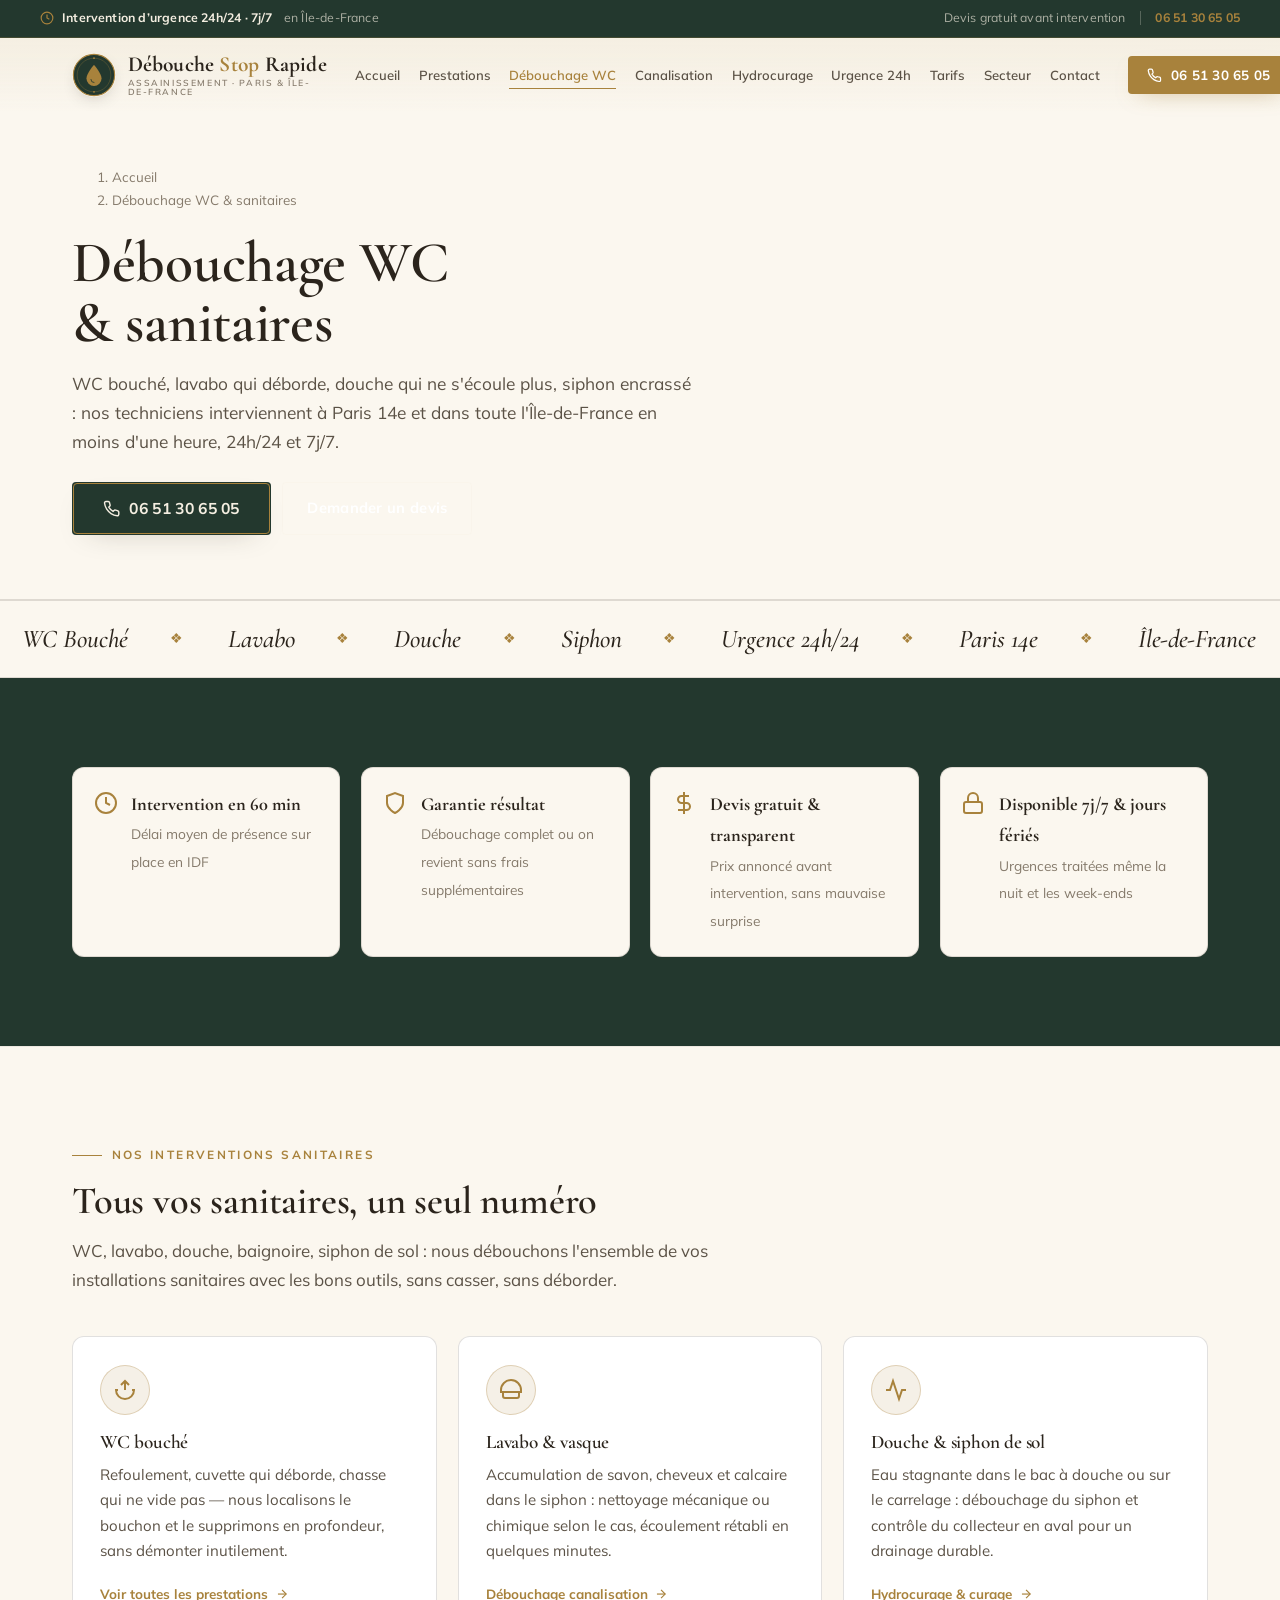
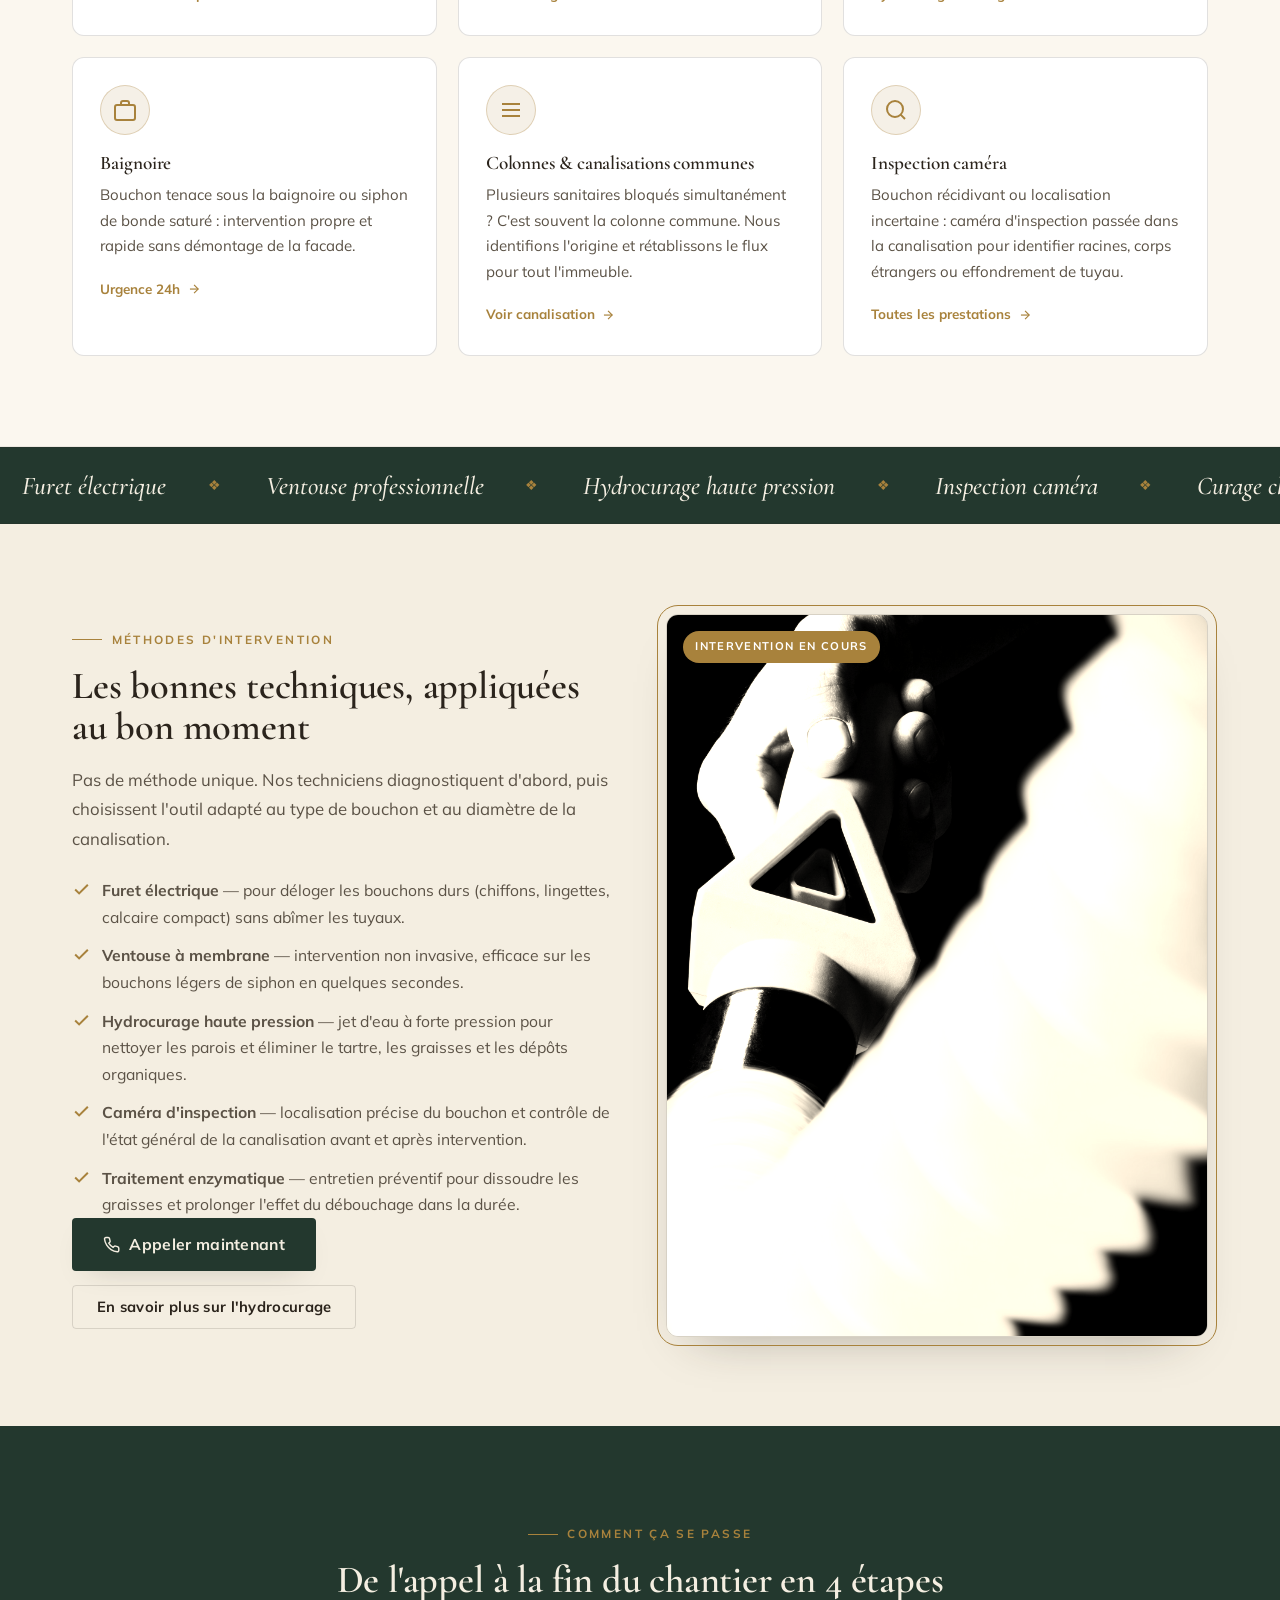
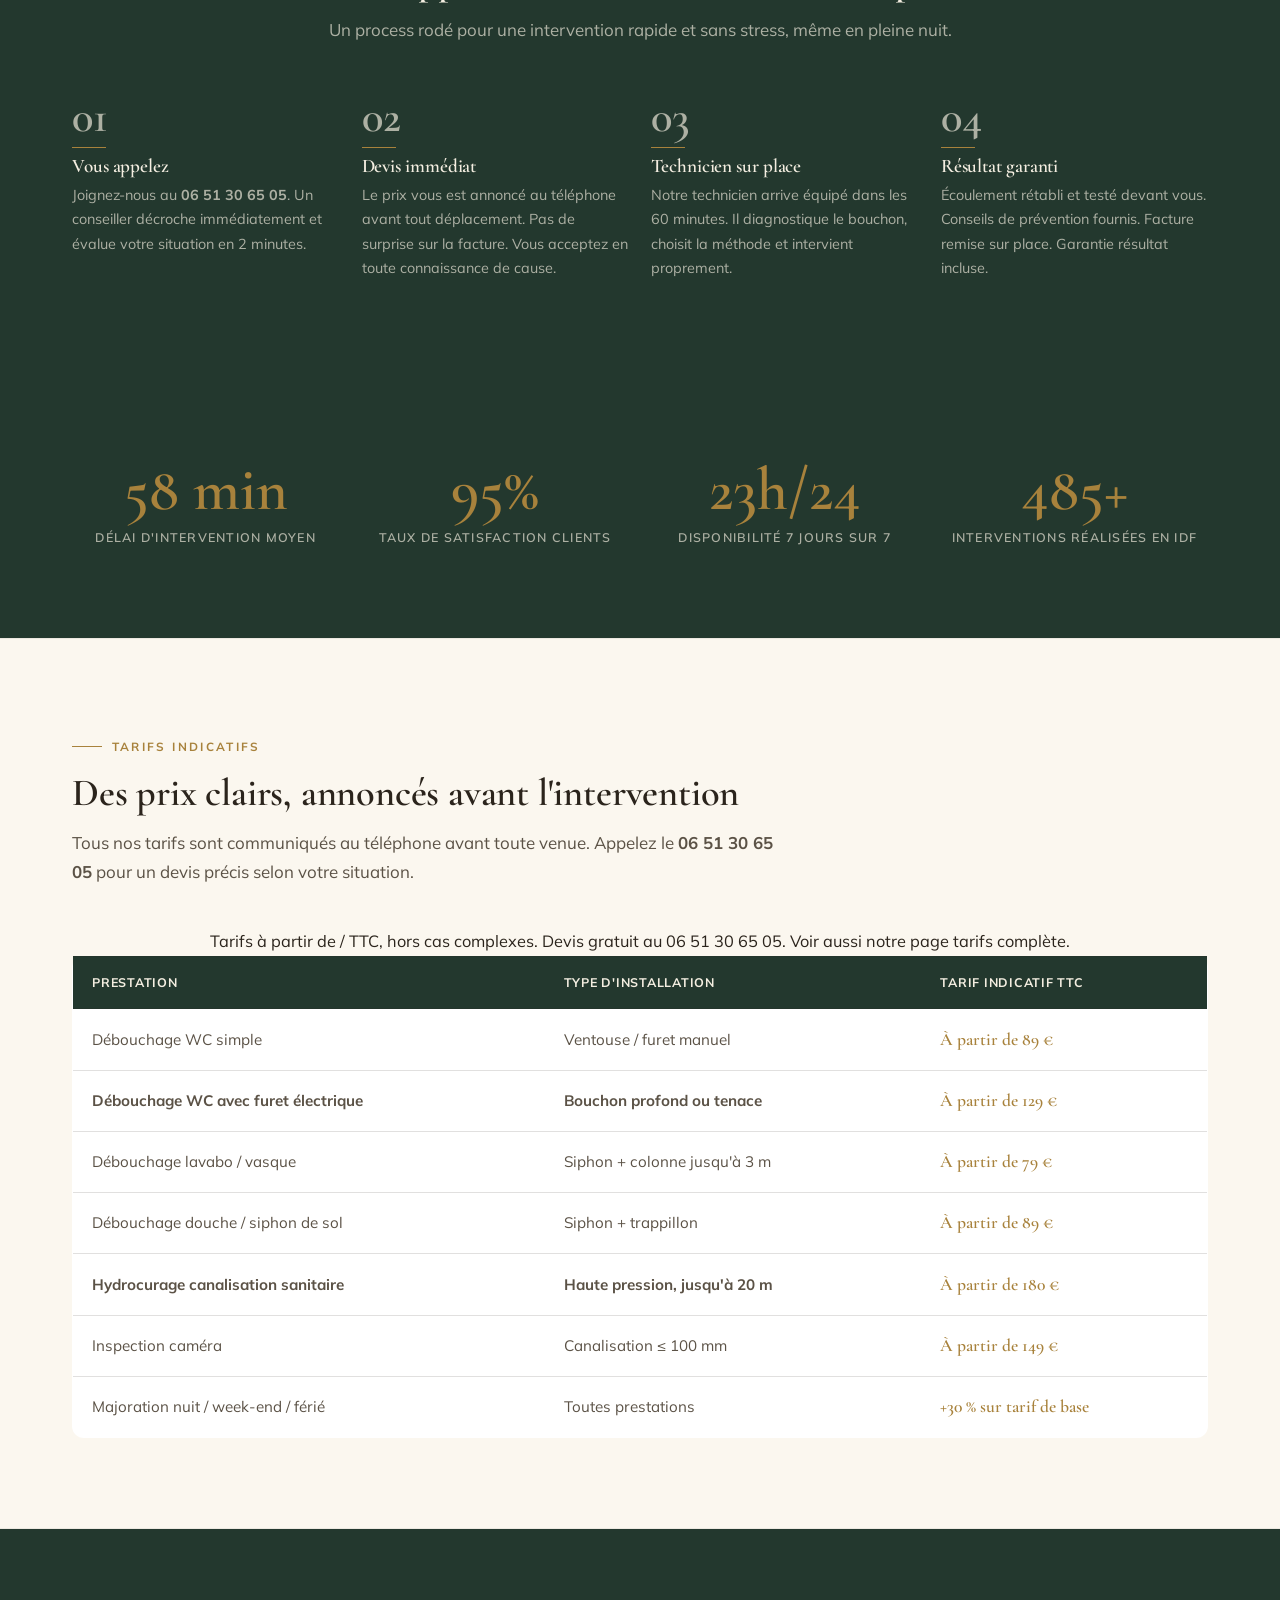
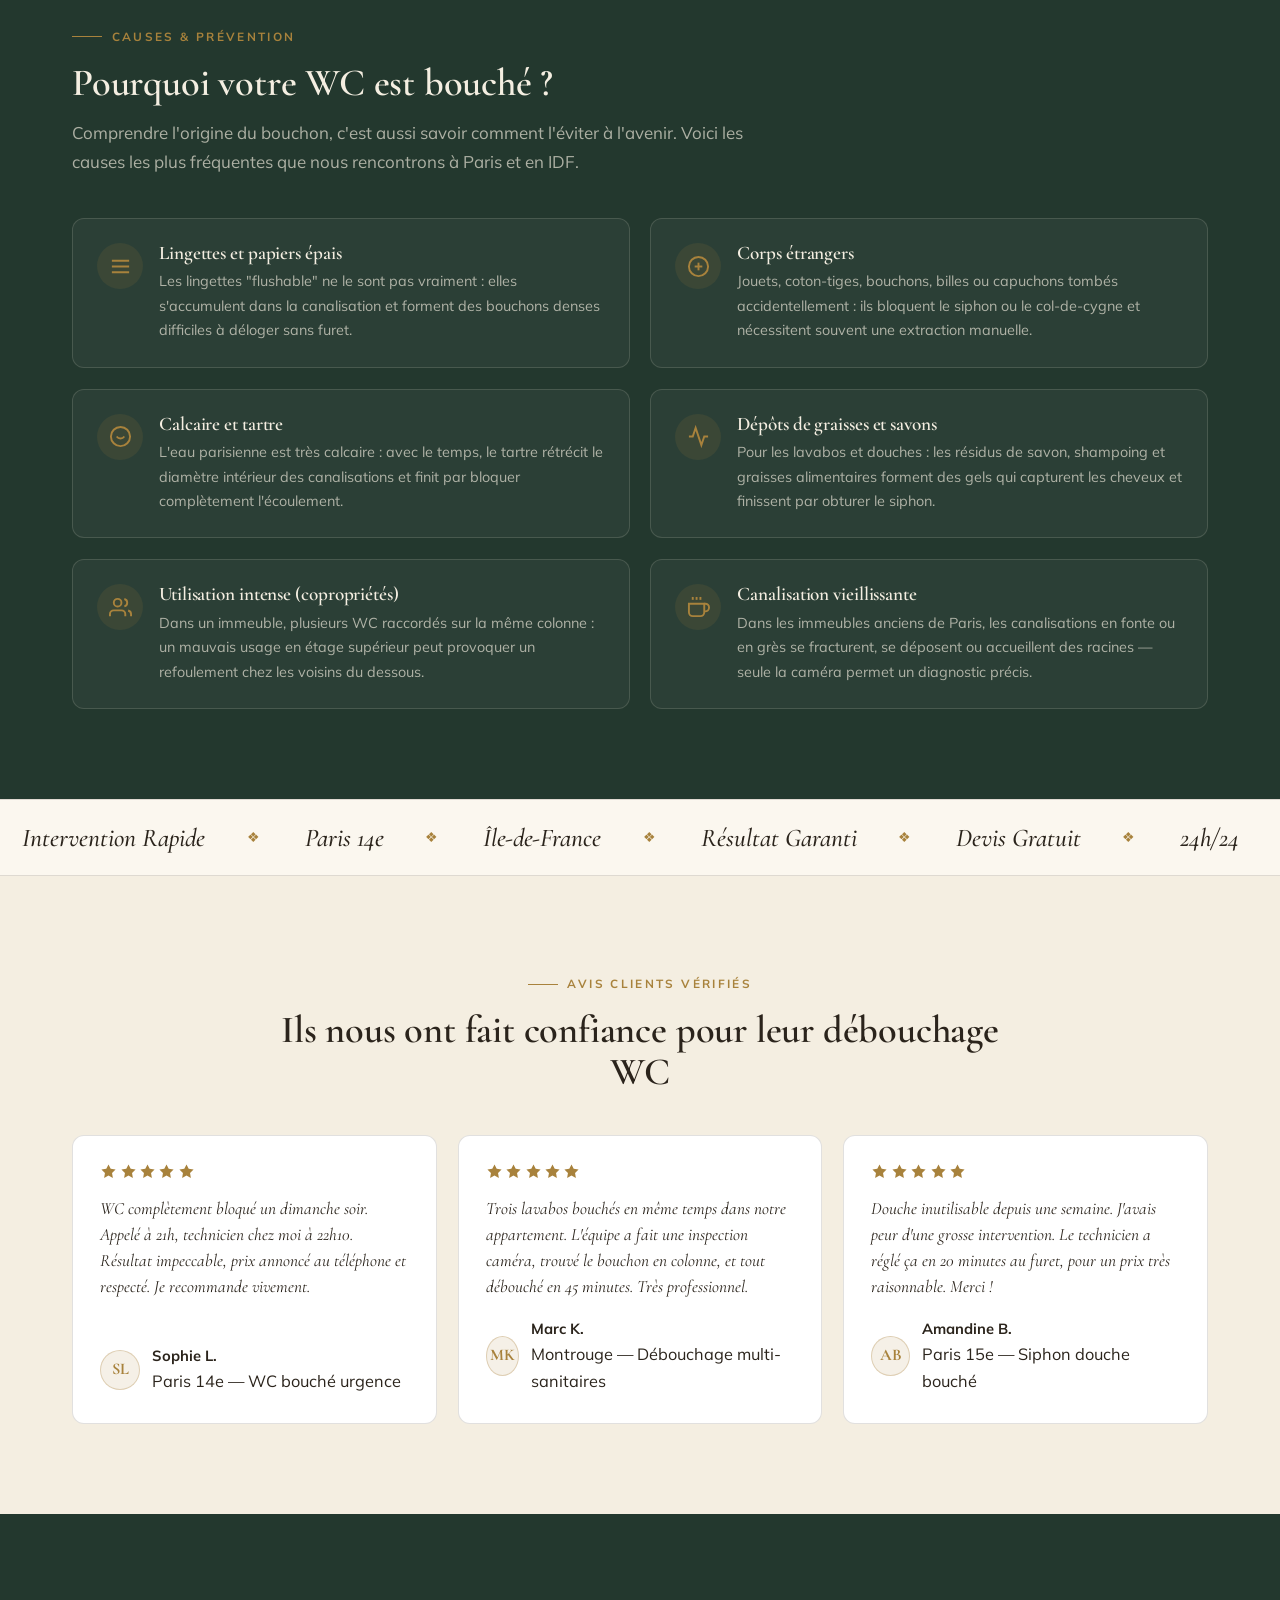
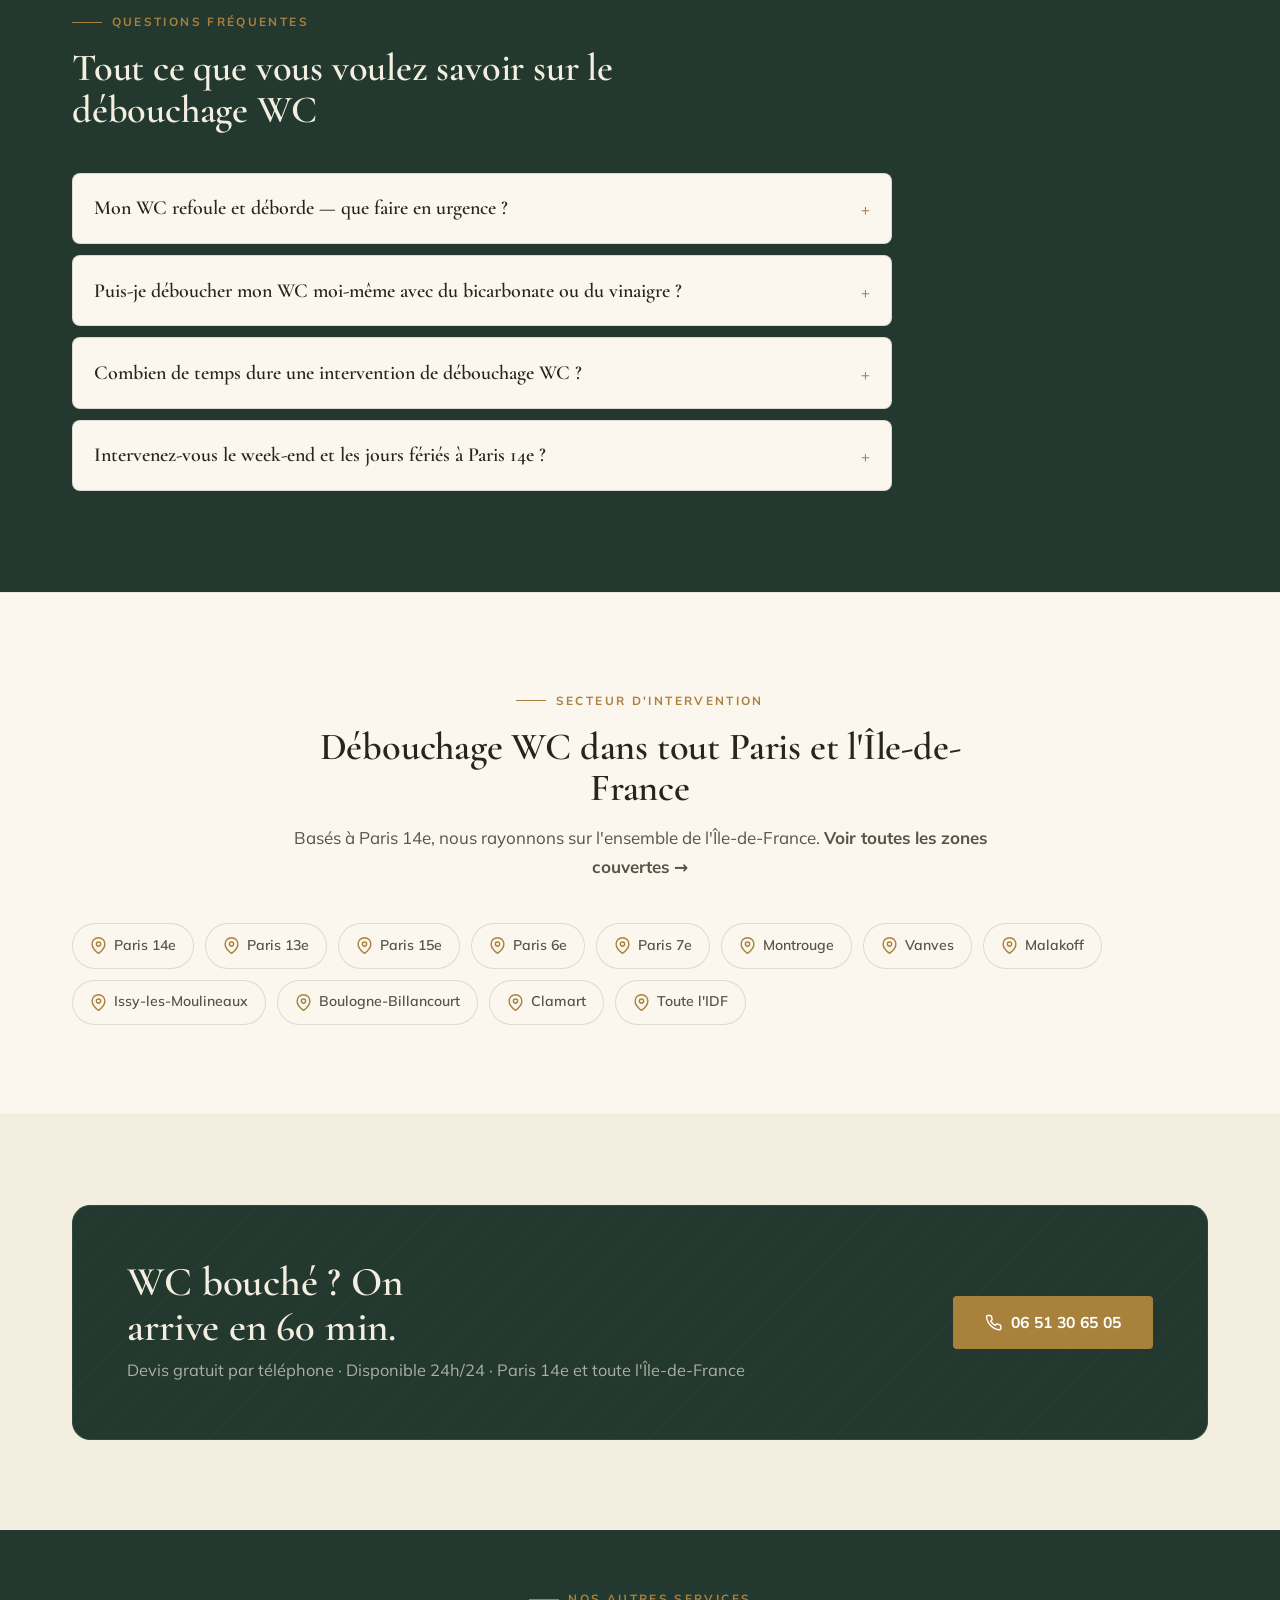
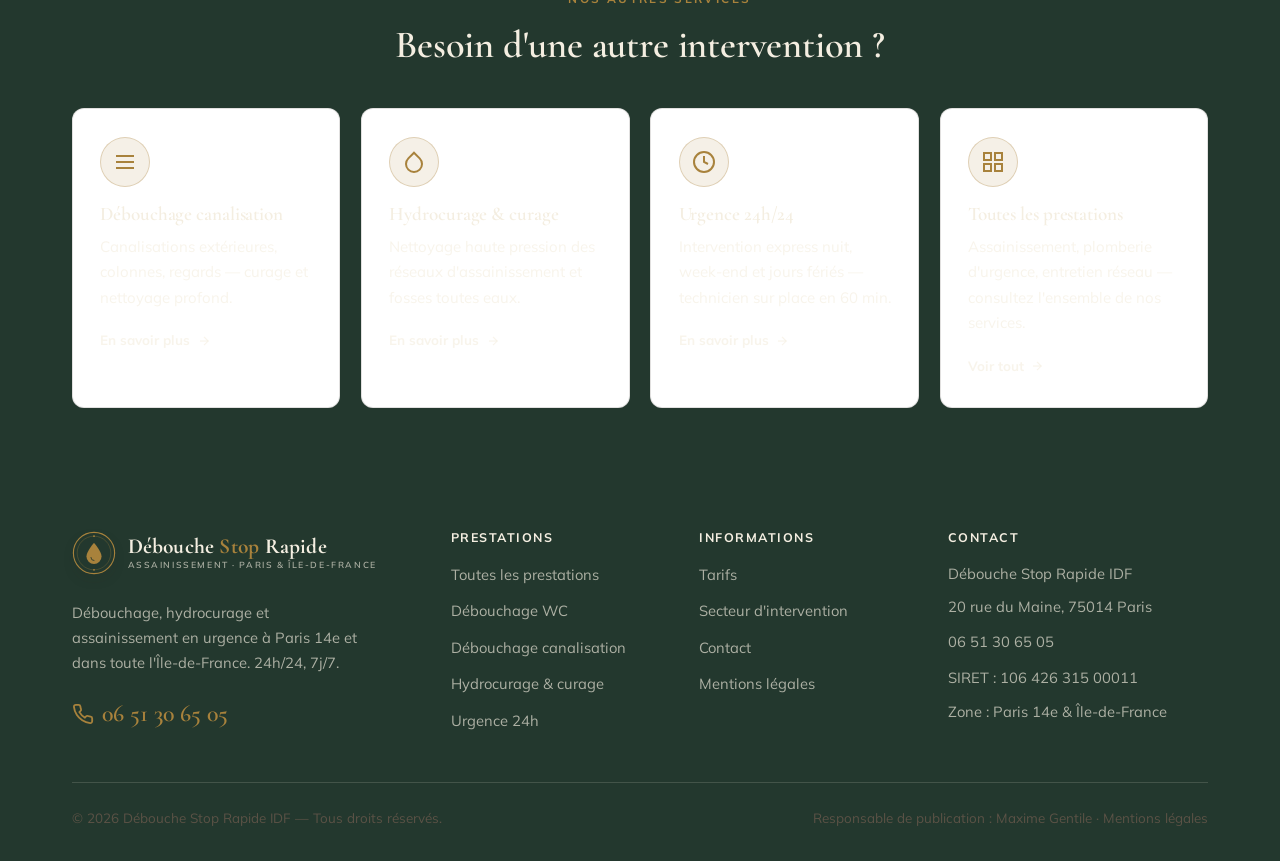
<file: debouchage-wc.html>
<!DOCTYPE html>
<html lang="fr">
<head>
  <title>Debouchage WC & sanitaires | Débouche Stop Rapide IDF</title>
  <meta name="description" content="Débouchage WC, lavabo, douche et siphon à Paris 14e et en Île-de-France. Intervention rapide 24h/24. Appelez le 06 51 30 65 05 — technicien sur place en moins d'1h.">
  <link rel="canonical" href="https://[DOMAINE]/debouchage-wc.html">
  <meta charset="UTF-8" />
  <meta name="viewport" content="width=device-width, initial-scale=1" />
  <meta name="theme-color" content="#0A0A0A" />
  <link rel="preconnect" href="https://fonts.googleapis.com" />
  <link rel="preconnect" href="https://fonts.gstatic.com" crossorigin />
  <link href="https://fonts.googleapis.com/css2?family=Syne:wght@600;700;800&family=Manrope:wght@400;500;600;700;800&display=swap" rel="stylesheet" />
  <link rel="stylesheet" href="assets/css/styles.css" />
  <link rel="icon" href="favicon.svg" type="image/svg+xml" />
  <script src="assets/js/main.js" defer></script>
</head>
<body class="page-debouchage-wc">

<header class="site-header">
  <div class="container nav">
    <a href="index.html" class="brand" aria-label="Débouche Stop Rapide IDF — accueil">
      <svg class="brand__mark" viewBox="0 0 64 64" aria-hidden="true"><rect width="64" height="64" rx="14" fill="#C6FF3A"/><path d="M14 40 L40 40" stroke="#0A0A0A" stroke-width="6" stroke-linecap="round"/><path d="M22 30 L44 30" stroke="#0A0A0A" stroke-width="6" stroke-linecap="round" opacity="0.55"/><path d="M30 20 L48 20" stroke="#0A0A0A" stroke-width="6" stroke-linecap="round" opacity="0.3"/><path d="M40 46 l10 -14 -7 0 4 -12 -16 18 7 0 z" fill="#0A0A0A"/></svg>
      <span>Débouche <strong>Stop</strong> Rapide</span>
    </a>
    <nav class="nav__links" aria-label="Navigation principale">
      <a href="index.html">Accueil</a>
      <a href="nos-prestations.html">Prestations</a>
      <a href="debouchage-wc.html" class="active" aria-current="page">Débouchage WC</a>
      <a href="debouchage-canalisation.html">Canalisation</a>
      <a href="hydrocurage-curage.html">Hydrocurage</a>
      <a href="urgence-24h.html">Urgence 24h</a>
      <a href="tarifs.html">Tarifs</a>
      <a href="secteur-intervention.html">Secteur</a>
      <a href="contact.html">Contact</a>
    </nav>
    <div class="nav__cta">
      <a href="tel:0651306505" class="btn btn-call">
        <svg viewBox="0 0 24 24" fill="none" stroke="currentColor" stroke-width="2" aria-hidden="true"><path d="M22 16.92v3a2 2 0 0 1-2.18 2 19.79 19.79 0 0 1-8.63-3.07 19.5 19.5 0 0 1-6-6 19.79 19.79 0 0 1-3.07-8.67A2 2 0 0 1 4.11 2h3a2 2 0 0 1 2 1.72c.13.96.36 1.9.7 2.81a2 2 0 0 1-.45 2.11L8.09 9.91a16 16 0 0 0 6 6l1.27-1.27a2 2 0 0 1 2.11-.45c.91.34 1.85.57 2.81.7A2 2 0 0 1 22 16.92z"/></svg>
        06 51 30 65 05
      </a>
      <button class="nav__toggle" aria-expanded="false" aria-controls="mobile-menu" aria-label="Ouvrir le menu"><span></span></button>
    </div>
  </div>
</header>

<nav id="mobile-menu" class="mobile-menu" aria-label="Navigation mobile">
  <a href="index.html">Accueil</a>
  <a href="nos-prestations.html">Prestations</a>
  <a href="debouchage-wc.html" class="active" aria-current="page">Débouchage WC</a>
  <a href="debouchage-canalisation.html">Canalisation</a>
  <a href="hydrocurage-curage.html">Hydrocurage</a>
  <a href="urgence-24h.html">Urgence 24h</a>
  <a href="tarifs.html">Tarifs</a>
  <a href="secteur-intervention.html">Secteur</a>
  <a href="contact.html">Contact</a>
  <a href="tel:0651306505" class="btn btn-primary btn-block btn-lg">Appeler maintenant</a>
</nav>

<main>

  <!-- PAGE HERO -->
  <section class="page-hero">
    <div class="container">
      <nav class="breadcrumb" aria-label="Fil d'ariane">
        <ol>
          <li><a href="index.html">Accueil</a></li>
          <li aria-current="page">Débouchage WC &amp; sanitaires</li>
        </ol>
      </nav>
      <h1>Débouchage WC<br>&amp; <span style="color:var(--lime)">sanitaires</span></h1>
      <p>WC bouché, lavabo qui déborde, douche qui ne s'écoule plus, siphon encrassé : nos techniciens interviennent à Paris 14e et dans toute l'Île-de-France en moins d'une heure, 24h/24 et 7j/7.</p>
      <div class="page-hero__cta">
        <a href="tel:0651306505" class="btn btn-primary btn-lg pulse">
          <svg viewBox="0 0 24 24" fill="none" stroke="currentColor" stroke-width="2" aria-hidden="true"><path d="M22 16.92v3a2 2 0 0 1-2.18 2 19.79 19.79 0 0 1-8.63-3.07 19.5 19.5 0 0 1-6-6 19.79 19.79 0 0 1-3.07-8.67A2 2 0 0 1 4.11 2h3a2 2 0 0 1 2 1.72c.13.96.36 1.9.7 2.81a2 2 0 0 1-.45 2.11L8.09 9.91a16 16 0 0 0 6 6l1.27-1.27a2 2 0 0 1 2.11-.45c.91.34 1.85.57 2.81.7A2 2 0 0 1 22 16.92z"/></svg>
          06 51 30 65 05
        </a>
        <a href="contact.html" class="btn btn-ghost on-dark" style="color:#fff">Demander un devis</a>
      </div>
    </div>
  </section>

  <!-- MARQUEE -->
  <div class="marquee" aria-hidden="true">
    <div class="marquee__track" data-speed="70">
      <span>WC Bouché</span>
      <span>Lavabo</span>
      <span>Douche</span>
      <span>Siphon</span>
      <span>Urgence 24h/24</span>
      <span>Paris 14e</span>
      <span>Île-de-France</span>
      <span>Intervention Rapide</span>
    </div>
  </div>

  <!-- REASSURANCE -->
  <section class="section section--dark">
    <div class="container">
      <div class="reassure reveal-stagger">
        <div class="reassure__item">
          <svg viewBox="0 0 24 24" fill="none" stroke="currentColor" stroke-width="2" aria-hidden="true"><circle cx="12" cy="12" r="10"/><polyline points="12 6 12 12 16 14"/></svg>
          <div><strong>Intervention en 60 min</strong><span>Délai moyen de présence sur place en IDF</span></div>
        </div>
        <div class="reassure__item">
          <svg viewBox="0 0 24 24" fill="none" stroke="currentColor" stroke-width="2" aria-hidden="true"><path d="M12 22s8-4 8-10V5l-8-3-8 3v7c0 6 8 10 8 10z"/></svg>
          <div><strong>Garantie résultat</strong><span>Débouchage complet ou on revient sans frais supplémentaires</span></div>
        </div>
        <div class="reassure__item">
          <svg viewBox="0 0 24 24" fill="none" stroke="currentColor" stroke-width="2" aria-hidden="true"><line x1="12" y1="1" x2="12" y2="23"/><path d="M17 5H9.5a3.5 3.5 0 0 0 0 7h5a3.5 3.5 0 0 1 0 7H6"/></svg>
          <div><strong>Devis gratuit & transparent</strong><span>Prix annoncé avant intervention, sans mauvaise surprise</span></div>
        </div>
        <div class="reassure__item">
          <svg viewBox="0 0 24 24" fill="none" stroke="currentColor" stroke-width="2" aria-hidden="true"><rect x="3" y="11" width="18" height="11" rx="2" ry="2"/><path d="M7 11V7a5 5 0 0 1 10 0v4"/></svg>
          <div><strong>Disponible 7j/7 & jours fériés</strong><span>Urgences traitées même la nuit et les week-ends</span></div>
        </div>
      </div>
    </div>
  </section>

  <!-- PRESTATIONS WC : WHAT WE COVER -->
  <section class="section section--paper">
    <div class="container">
      <div class="section-head reveal">
        <span class="eyebrow">Nos interventions sanitaires</span>
        <h2>Tous vos sanitaires, un seul numéro</h2>
        <p>WC, lavabo, douche, baignoire, siphon de sol : nous débouchons l'ensemble de vos installations sanitaires avec les bons outils, sans casser, sans déborder.</p>
      </div>
      <div class="grid grid-3 reveal-stagger">
        <div class="card card--service" data-tilt>
          <div class="card__icon">
            <svg viewBox="0 0 24 24" fill="none" stroke="currentColor" stroke-width="2" aria-hidden="true"><path d="M5 12H3a9 9 0 0 0 18 0h-2"/><path d="M12 3v9"/><path d="M8 7l4-4 4 4"/></svg>
          </div>
          <h3>WC bouché</h3>
          <p>Refoulement, cuvette qui déborde, chasse qui ne vide pas — nous localisons le bouchon et le supprimons en profondeur, sans démonter inutilement.</p>
          <a href="nos-prestations.html" class="card__link">Voir toutes les prestations <svg viewBox="0 0 24 24" fill="none" stroke="currentColor" stroke-width="2" aria-hidden="true"><line x1="5" y1="12" x2="19" y2="12"/><polyline points="12 5 19 12 12 19"/></svg></a>
        </div>
        <div class="card card--service" data-tilt>
          <div class="card__icon">
            <svg viewBox="0 0 24 24" fill="none" stroke="currentColor" stroke-width="2" aria-hidden="true"><path d="M12 2a10 10 0 0 1 10 10v2H2v-2A10 10 0 0 1 12 2z"/><path d="M4 14v4a2 2 0 0 0 2 2h12a2 2 0 0 0 2-2v-4"/></svg>
          </div>
          <h3>Lavabo & vasque</h3>
          <p>Accumulation de savon, cheveux et calcaire dans le siphon : nettoyage mécanique ou chimique selon le cas, écoulement rétabli en quelques minutes.</p>
          <a href="debouchage-canalisation.html" class="card__link">Débouchage canalisation <svg viewBox="0 0 24 24" fill="none" stroke="currentColor" stroke-width="2" aria-hidden="true"><line x1="5" y1="12" x2="19" y2="12"/><polyline points="12 5 19 12 12 19"/></svg></a>
        </div>
        <div class="card card--service" data-tilt>
          <div class="card__icon">
            <svg viewBox="0 0 24 24" fill="none" stroke="currentColor" stroke-width="2" aria-hidden="true"><polyline points="22 12 18 12 15 21 9 3 6 12 2 12"/></svg>
          </div>
          <h3>Douche & siphon de sol</h3>
          <p>Eau stagnante dans le bac à douche ou sur le carrelage : débouchage du siphon et contrôle du collecteur en aval pour un drainage durable.</p>
          <a href="hydrocurage-curage.html" class="card__link">Hydrocurage & curage <svg viewBox="0 0 24 24" fill="none" stroke="currentColor" stroke-width="2" aria-hidden="true"><line x1="5" y1="12" x2="19" y2="12"/><polyline points="12 5 19 12 12 19"/></svg></a>
        </div>
        <div class="card card--service" data-tilt>
          <div class="card__icon">
            <svg viewBox="0 0 24 24" fill="none" stroke="currentColor" stroke-width="2" aria-hidden="true"><rect x="2" y="7" width="20" height="15" rx="2"/><path d="M16 7V5a2 2 0 0 0-2-2h-4a2 2 0 0 0-2 2v2"/></svg>
          </div>
          <h3>Baignoire</h3>
          <p>Bouchon tenace sous la baignoire ou siphon de bonde saturé : intervention propre et rapide sans démontage de la facade.</p>
          <a href="urgence-24h.html" class="card__link">Urgence 24h <svg viewBox="0 0 24 24" fill="none" stroke="currentColor" stroke-width="2" aria-hidden="true"><line x1="5" y1="12" x2="19" y2="12"/><polyline points="12 5 19 12 12 19"/></svg></a>
        </div>
        <div class="card card--service" data-tilt>
          <div class="card__icon">
            <svg viewBox="0 0 24 24" fill="none" stroke="currentColor" stroke-width="2" aria-hidden="true"><path d="M3 12h18M3 6h18M3 18h18"/></svg>
          </div>
          <h3>Colonnes & canalisations communes</h3>
          <p>Plusieurs sanitaires bloqués simultanément ? C'est souvent la colonne commune. Nous identifions l'origine et rétablissons le flux pour tout l'immeuble.</p>
          <a href="debouchage-canalisation.html" class="card__link">Voir canalisation <svg viewBox="0 0 24 24" fill="none" stroke="currentColor" stroke-width="2" aria-hidden="true"><line x1="5" y1="12" x2="19" y2="12"/><polyline points="12 5 19 12 12 19"/></svg></a>
        </div>
        <div class="card card--service" data-tilt>
          <div class="card__icon">
            <svg viewBox="0 0 24 24" fill="none" stroke="currentColor" stroke-width="2" aria-hidden="true"><circle cx="11" cy="11" r="8"/><line x1="21" y1="21" x2="16.65" y2="16.65"/></svg>
          </div>
          <h3>Inspection caméra</h3>
          <p>Bouchon récidivant ou localisation incertaine : caméra d'inspection passée dans la canalisation pour identifier racines, corps étrangers ou effondrement de tuyau.</p>
          <a href="nos-prestations.html" class="card__link">Toutes les prestations <svg viewBox="0 0 24 24" fill="none" stroke="currentColor" stroke-width="2" aria-hidden="true"><line x1="5" y1="12" x2="19" y2="12"/><polyline points="12 5 19 12 12 19"/></svg></a>
        </div>
      </div>
    </div>
  </section>

  <!-- MARQUEE DARK -->
  <div class="marquee marquee--dark" aria-hidden="true">
    <div class="marquee__track" data-speed="60" data-dir="right">
      <span>Furet électrique</span>
      <span>Ventouse professionnelle</span>
      <span>Hydrocurage haute pression</span>
      <span>Inspection caméra</span>
      <span>Curage chimique</span>
      <span>Techniciens certifiés</span>
    </div>
  </div>

  <!-- MÉTHODES & IMAGE -->
  <section class="section">
    <div class="container">
      <div class="media-split">
        <div class="reveal">
          <span class="eyebrow">Méthodes d'intervention</span>
          <h2>Les bonnes techniques, appliquées au bon moment</h2>
          <p class="lead" style="margin-top:1rem;margin-bottom:1.5rem;">Pas de méthode unique. Nos techniciens diagnostiquent d'abord, puis choisissent l'outil adapté au type de bouchon et au diamètre de la canalisation.</p>
          <ul class="ticks">
            <li>
              <svg viewBox="0 0 24 24" fill="none" stroke="currentColor" stroke-width="2.5" aria-hidden="true"><polyline points="20 6 9 17 4 12"/></svg>
              <span><strong>Furet électrique</strong> — pour déloger les bouchons durs (chiffons, lingettes, calcaire compact) sans abîmer les tuyaux.</span>
            </li>
            <li>
              <svg viewBox="0 0 24 24" fill="none" stroke="currentColor" stroke-width="2.5" aria-hidden="true"><polyline points="20 6 9 17 4 12"/></svg>
              <span><strong>Ventouse à membrane</strong> — intervention non invasive, efficace sur les bouchons légers de siphon en quelques secondes.</span>
            </li>
            <li>
              <svg viewBox="0 0 24 24" fill="none" stroke="currentColor" stroke-width="2.5" aria-hidden="true"><polyline points="20 6 9 17 4 12"/></svg>
              <span><strong>Hydrocurage haute pression</strong> — jet d'eau à forte pression pour nettoyer les parois et éliminer le tartre, les graisses et les dépôts organiques.</span>
            </li>
            <li>
              <svg viewBox="0 0 24 24" fill="none" stroke="currentColor" stroke-width="2.5" aria-hidden="true"><polyline points="20 6 9 17 4 12"/></svg>
              <span><strong>Caméra d'inspection</strong> — localisation précise du bouchon et contrôle de l'état général de la canalisation avant et après intervention.</span>
            </li>
            <li>
              <svg viewBox="0 0 24 24" fill="none" stroke="currentColor" stroke-width="2.5" aria-hidden="true"><polyline points="20 6 9 17 4 12"/></svg>
              <span><strong>Traitement enzymatique</strong> — entretien préventif pour dissoudre les graisses et prolonger l'effet du débouchage dans la durée.</span>
            </li>
          </ul>
          <div style="margin-top:var(--sp-5);display:flex;flex-wrap:wrap;gap:0.9rem;">
            <a href="tel:0651306505" class="btn btn-primary btn-lg">
              <svg viewBox="0 0 24 24" fill="none" stroke="currentColor" stroke-width="2" aria-hidden="true"><path d="M22 16.92v3a2 2 0 0 1-2.18 2 19.79 19.79 0 0 1-8.63-3.07 19.5 19.5 0 0 1-6-6 19.79 19.79 0 0 1-3.07-8.67A2 2 0 0 1 4.11 2h3a2 2 0 0 1 2 1.72c.13.96.36 1.9.7 2.81a2 2 0 0 1-.45 2.11L8.09 9.91a16 16 0 0 0 6 6l1.27-1.27a2 2 0 0 1 2.11-.45c.91.34 1.85.57 2.81.7A2 2 0 0 1 22 16.92z"/></svg>
              Appeler maintenant
            </a>
            <a href="hydrocurage-curage.html" class="btn btn-ghost">En savoir plus sur l'hydrocurage</a>
          </div>
        </div>
        <div class="media-frame media-frame--tall reveal-x">
          <img src="assets/images/detail.jpg" alt="Technicien débouchant un siphon avec furet professionnel à Paris 14e" loading="lazy" />
          <div class="media-tag">Intervention en cours</div>
        </div>
      </div>
    </div>
  </section>

  <!-- PROCESS EN 4 ÉTAPES -->
  <section class="section section--dark">
    <div class="container">
      <div class="section-head section-head--center reveal">
        <span class="eyebrow">Comment ça se passe</span>
        <h2>De l'appel à la fin du chantier en 4 étapes</h2>
        <p>Un process rodé pour une intervention rapide et sans stress, même en pleine nuit.</p>
      </div>
      <div class="steps reveal-stagger">
        <div class="step">
          <span class="step__n">01</span>
          <h3>Vous appelez</h3>
          <p>Joignez-nous au <a href="tel:0651306505" style="color:var(--lime);font-weight:700">06 51 30 65 05</a>. Un conseiller décroche immédiatement et évalue votre situation en 2 minutes.</p>
        </div>
        <div class="step">
          <span class="step__n">02</span>
          <h3>Devis immédiat</h3>
          <p>Le prix vous est annoncé au téléphone avant tout déplacement. Pas de surprise sur la facture. Vous acceptez en toute connaissance de cause.</p>
        </div>
        <div class="step">
          <span class="step__n">03</span>
          <h3>Technicien sur place</h3>
          <p>Notre technicien arrive équipé dans les 60 minutes. Il diagnostique le bouchon, choisit la méthode et intervient proprement.</p>
        </div>
        <div class="step">
          <span class="step__n">04</span>
          <h3>Résultat garanti</h3>
          <p>Écoulement rétabli et testé devant vous. Conseils de prévention fournis. Facture remise sur place. Garantie résultat incluse.</p>
        </div>
      </div>
    </div>
  </section>

  <!-- STATS -->
  <section class="section section--lime">
    <div class="container">
      <div class="stats reveal-stagger">
        <div class="stat">
          <div class="stat__num" data-count="60" data-suffix=" min">0</div>
          <div class="stat__label">Délai d'intervention moyen</div>
        </div>
        <div class="stat">
          <div class="stat__num" data-count="98" data-suffix="%">0</div>
          <div class="stat__label">Taux de satisfaction clients</div>
        </div>
        <div class="stat">
          <div class="stat__num" data-count="24" data-suffix="h/24">0</div>
          <div class="stat__label">Disponibilité 7 jours sur 7</div>
        </div>
        <div class="stat">
          <div class="stat__num" data-count="500" data-suffix="+">0</div>
          <div class="stat__label">Interventions réalisées en IDF</div>
        </div>
      </div>
    </div>
  </section>

  <!-- TARIFS -->
  <section class="section section--paper">
    <div class="container">
      <div class="section-head reveal">
        <span class="eyebrow">Tarifs indicatifs</span>
        <h2>Des prix clairs, annoncés avant l'intervention</h2>
        <p>Tous nos tarifs sont communiqués au téléphone avant toute venue. Appelez le <a href="tel:0651306505" style="color:var(--lime-dim);font-weight:700">06 51 30 65 05</a> pour un devis précis selon votre situation.</p>
      </div>
      <div class="reveal">
        <table class="price-table">
          <thead>
            <tr>
              <th>Prestation</th>
              <th>Type d'installation</th>
              <th>Tarif indicatif TTC</th>
            </tr>
          </thead>
          <tbody>
            <tr>
              <td>Débouchage WC simple</td>
              <td>Ventouse / furet manuel</td>
              <td>À partir de 89 €</td>
            </tr>
            <tr class="price-hl">
              <td>Débouchage WC avec furet électrique</td>
              <td>Bouchon profond ou tenace</td>
              <td>À partir de 129 €</td>
            </tr>
            <tr>
              <td>Débouchage lavabo / vasque</td>
              <td>Siphon + colonne jusqu'à 3 m</td>
              <td>À partir de 79 €</td>
            </tr>
            <tr>
              <td>Débouchage douche / siphon de sol</td>
              <td>Siphon + trappillon</td>
              <td>À partir de 89 €</td>
            </tr>
            <tr class="price-hl">
              <td>Hydrocurage canalisation sanitaire</td>
              <td>Haute pression, jusqu'à 20 m</td>
              <td>À partir de 180 €</td>
            </tr>
            <tr>
              <td>Inspection caméra</td>
              <td>Canalisation ≤ 100 mm</td>
              <td>À partir de 149 €</td>
            </tr>
            <tr>
              <td>Majoration nuit / week-end / férié</td>
              <td>Toutes prestations</td>
              <td>+30 % sur tarif de base</td>
            </tr>
          </tbody>
          <caption>Tarifs à partir de / TTC, hors cas complexes. Devis gratuit au <a href="tel:0651306505">06 51 30 65 05</a>. Voir aussi notre <a href="tarifs.html">page tarifs complète</a>.</caption>
        </table>
      </div>
    </div>
  </section>

  <!-- CAUSES FRÉQUENTES + POURQUOI NOUS -->
  <section class="section section--dark">
    <div class="container">
      <div class="section-head reveal">
        <span class="eyebrow">Causes & prévention</span>
        <h2>Pourquoi votre WC est bouché ?</h2>
        <p>Comprendre l'origine du bouchon, c'est aussi savoir comment l'éviter à l'avenir. Voici les causes les plus fréquentes que nous rencontrons à Paris et en IDF.</p>
      </div>
      <div class="grid grid-2 reveal-stagger">
        <div class="feature">
          <div class="feature__icon">
            <svg viewBox="0 0 24 24" fill="none" stroke="currentColor" stroke-width="2" aria-hidden="true"><path d="M3 6h18M3 12h18M3 18h18"/></svg>
          </div>
          <div>
            <h3>Lingettes et papiers épais</h3>
            <p>Les lingettes "flushable" ne le sont pas vraiment : elles s'accumulent dans la canalisation et forment des bouchons denses difficiles à déloger sans furet.</p>
          </div>
        </div>
        <div class="feature">
          <div class="feature__icon">
            <svg viewBox="0 0 24 24" fill="none" stroke="currentColor" stroke-width="2" aria-hidden="true"><circle cx="12" cy="12" r="10"/><line x1="12" y1="8" x2="12" y2="16"/><line x1="8" y1="12" x2="16" y2="12"/></svg>
          </div>
          <div>
            <h3>Corps étrangers</h3>
            <p>Jouets, coton-tiges, bouchons, billes ou capuchons tombés accidentellement : ils bloquent le siphon ou le col-de-cygne et nécessitent souvent une extraction manuelle.</p>
          </div>
        </div>
        <div class="feature">
          <div class="feature__icon">
            <svg viewBox="0 0 24 24" fill="none" stroke="currentColor" stroke-width="2" aria-hidden="true"><path d="M12 22C6.48 22 2 17.52 2 12S6.48 2 12 2s10 4.48 10 10-4.48 10-10 10z"/><path d="M8 12s1.5 2 4 2 4-2 4-2"/><line x1="9" y1="9" x2="9.01" y2="9"/><line x1="15" y1="9" x2="15.01" y2="9"/></svg>
          </div>
          <div>
            <h3>Calcaire et tartre</h3>
            <p>L'eau parisienne est très calcaire : avec le temps, le tartre rétrécit le diamètre intérieur des canalisations et finit par bloquer complètement l'écoulement.</p>
          </div>
        </div>
        <div class="feature">
          <div class="feature__icon">
            <svg viewBox="0 0 24 24" fill="none" stroke="currentColor" stroke-width="2" aria-hidden="true"><polyline points="22 12 18 12 15 21 9 3 6 12 2 12"/></svg>
          </div>
          <div>
            <h3>Dépôts de graisses et savons</h3>
            <p>Pour les lavabos et douches : les résidus de savon, shampoing et graisses alimentaires forment des gels qui capturent les cheveux et finissent par obturer le siphon.</p>
          </div>
        </div>
        <div class="feature">
          <div class="feature__icon">
            <svg viewBox="0 0 24 24" fill="none" stroke="currentColor" stroke-width="2" aria-hidden="true"><path d="M17 21v-2a4 4 0 0 0-4-4H5a4 4 0 0 0-4 4v2"/><circle cx="9" cy="7" r="4"/><path d="M23 21v-2a4 4 0 0 0-3-3.87"/><path d="M16 3.13a4 4 0 0 1 0 7.75"/></svg>
          </div>
          <div>
            <h3>Utilisation intense (copropriétés)</h3>
            <p>Dans un immeuble, plusieurs WC raccordés sur la même colonne : un mauvais usage en étage supérieur peut provoquer un refoulement chez les voisins du dessous.</p>
          </div>
        </div>
        <div class="feature">
          <div class="feature__icon">
            <svg viewBox="0 0 24 24" fill="none" stroke="currentColor" stroke-width="2" aria-hidden="true"><path d="M18 8h1a4 4 0 0 1 0 8h-1"/><path d="M2 8h16v9a4 4 0 0 1-4 4H6a4 4 0 0 1-4-4V8z"/><line x1="6" y1="1" x2="6" y2="4"/><line x1="10" y1="1" x2="10" y2="4"/><line x1="14" y1="1" x2="14" y2="4"/></svg>
          </div>
          <div>
            <h3>Canalisation vieillissante</h3>
            <p>Dans les immeubles anciens de Paris, les canalisations en fonte ou en grès se fracturent, se déposent ou accueillent des racines — seule la caméra permet un diagnostic précis.</p>
          </div>
        </div>
      </div>
    </div>
  </section>

  <!-- MARQUEE -->
  <div class="marquee" aria-hidden="true">
    <div class="marquee__track" data-speed="80" data-dir="right">
      <span>Intervention Rapide</span>
      <span>Paris 14e</span>
      <span>Île-de-France</span>
      <span>Résultat Garanti</span>
      <span>Devis Gratuit</span>
      <span>24h/24</span>
      <span>7j/7</span>
    </div>
  </div>

  <!-- AVIS CLIENTS -->
  <section class="section">
    <div class="container">
      <div class="section-head section-head--center reveal">
        <span class="eyebrow">Avis clients vérifiés</span>
        <h2>Ils nous ont fait confiance pour leur débouchage WC</h2>
      </div>
      <div class="reviews reveal-stagger">
        <figure class="review">
          <div class="review__stars" aria-label="5 étoiles sur 5">
            <svg viewBox="0 0 24 24" fill="currentColor" aria-hidden="true"><polygon points="12 2 15.09 8.26 22 9.27 17 14.14 18.18 21.02 12 17.77 5.82 21.02 7 14.14 2 9.27 8.91 8.26 12 2"/></svg>
            <svg viewBox="0 0 24 24" fill="currentColor" aria-hidden="true"><polygon points="12 2 15.09 8.26 22 9.27 17 14.14 18.18 21.02 12 17.77 5.82 21.02 7 14.14 2 9.27 8.91 8.26 12 2"/></svg>
            <svg viewBox="0 0 24 24" fill="currentColor" aria-hidden="true"><polygon points="12 2 15.09 8.26 22 9.27 17 14.14 18.18 21.02 12 17.77 5.82 21.02 7 14.14 2 9.27 8.91 8.26 12 2"/></svg>
            <svg viewBox="0 0 24 24" fill="currentColor" aria-hidden="true"><polygon points="12 2 15.09 8.26 22 9.27 17 14.14 18.18 21.02 12 17.77 5.82 21.02 7 14.14 2 9.27 8.91 8.26 12 2"/></svg>
            <svg viewBox="0 0 24 24" fill="currentColor" aria-hidden="true"><polygon points="12 2 15.09 8.26 22 9.27 17 14.14 18.18 21.02 12 17.77 5.82 21.02 7 14.14 2 9.27 8.91 8.26 12 2"/></svg>
          </div>
          <blockquote><p>WC complètement bloqué un dimanche soir. Appelé à 21h, technicien chez moi à 22h10. Résultat impeccable, prix annoncé au téléphone et respecté. Je recommande vivement.</p></blockquote>
          <div class="review__author">
            <div class="review__avatar">SL</div>
            <div><strong>Sophie L.</strong><span>Paris 14e — WC bouché urgence</span></div>
          </div>
        </figure>
        <figure class="review">
          <div class="review__stars" aria-label="5 étoiles sur 5">
            <svg viewBox="0 0 24 24" fill="currentColor" aria-hidden="true"><polygon points="12 2 15.09 8.26 22 9.27 17 14.14 18.18 21.02 12 17.77 5.82 21.02 7 14.14 2 9.27 8.91 8.26 12 2"/></svg>
            <svg viewBox="0 0 24 24" fill="currentColor" aria-hidden="true"><polygon points="12 2 15.09 8.26 22 9.27 17 14.14 18.18 21.02 12 17.77 5.82 21.02 7 14.14 2 9.27 8.91 8.26 12 2"/></svg>
            <svg viewBox="0 0 24 24" fill="currentColor" aria-hidden="true"><polygon points="12 2 15.09 8.26 22 9.27 17 14.14 18.18 21.02 12 17.77 5.82 21.02 7 14.14 2 9.27 8.91 8.26 12 2"/></svg>
            <svg viewBox="0 0 24 24" fill="currentColor" aria-hidden="true"><polygon points="12 2 15.09 8.26 22 9.27 17 14.14 18.18 21.02 12 17.77 5.82 21.02 7 14.14 2 9.27 8.91 8.26 12 2"/></svg>
            <svg viewBox="0 0 24 24" fill="currentColor" aria-hidden="true"><polygon points="12 2 15.09 8.26 22 9.27 17 14.14 18.18 21.02 12 17.77 5.82 21.02 7 14.14 2 9.27 8.91 8.26 12 2"/></svg>
          </div>
          <blockquote><p>Trois lavabos bouchés en même temps dans notre appartement. L'équipe a fait une inspection caméra, trouvé le bouchon en colonne, et tout débouché en 45 minutes. Très professionnel.</p></blockquote>
          <div class="review__author">
            <div class="review__avatar">MK</div>
            <div><strong>Marc K.</strong><span>Montrouge — Débouchage multi-sanitaires</span></div>
          </div>
        </figure>
        <figure class="review">
          <div class="review__stars" aria-label="5 étoiles sur 5">
            <svg viewBox="0 0 24 24" fill="currentColor" aria-hidden="true"><polygon points="12 2 15.09 8.26 22 9.27 17 14.14 18.18 21.02 12 17.77 5.82 21.02 7 14.14 2 9.27 8.91 8.26 12 2"/></svg>
            <svg viewBox="0 0 24 24" fill="currentColor" aria-hidden="true"><polygon points="12 2 15.09 8.26 22 9.27 17 14.14 18.18 21.02 12 17.77 5.82 21.02 7 14.14 2 9.27 8.91 8.26 12 2"/></svg>
            <svg viewBox="0 0 24 24" fill="currentColor" aria-hidden="true"><polygon points="12 2 15.09 8.26 22 9.27 17 14.14 18.18 21.02 12 17.77 5.82 21.02 7 14.14 2 9.27 8.91 8.26 12 2"/></svg>
            <svg viewBox="0 0 24 24" fill="currentColor" aria-hidden="true"><polygon points="12 2 15.09 8.26 22 9.27 17 14.14 18.18 21.02 12 17.77 5.82 21.02 7 14.14 2 9.27 8.91 8.26 12 2"/></svg>
            <svg viewBox="0 0 24 24" fill="currentColor" aria-hidden="true"><polygon points="12 2 15.09 8.26 22 9.27 17 14.14 18.18 21.02 12 17.77 5.82 21.02 7 14.14 2 9.27 8.91 8.26 12 2"/></svg>
          </div>
          <blockquote><p>Douche inutilisable depuis une semaine. J'avais peur d'une grosse intervention. Le technicien a réglé ça en 20 minutes au furet, pour un prix très raisonnable. Merci !</p></blockquote>
          <div class="review__author">
            <div class="review__avatar">AB</div>
            <div><strong>Amandine B.</strong><span>Paris 15e — Siphon douche bouché</span></div>
          </div>
        </figure>
      </div>
    </div>
  </section>

  <!-- FAQ -->
  <section class="section section--dark">
    <div class="container">
      <div class="section-head reveal">
        <span class="eyebrow">Questions fréquentes</span>
        <h2>Tout ce que vous voulez savoir sur le débouchage WC</h2>
      </div>
      <div class="faq reveal">
        <details>
          <summary>Mon WC refoule et déborde — que faire en urgence ?</summary>
          <p>Coupez immédiatement l'alimentation en eau du WC (robinet d'arrêt derrière la cuvette ou sous le réservoir). N'utilisez pas la chasse d'eau. Appelez-nous au <a href="tel:0651306505" style="color:var(--lime-dim)">06 51 30 65 05</a> : un technicien arrive en moins d'une heure, 24h/24. En attendant, posez des serviettes ou des chiffons au sol pour limiter les dégâts et éloignez enfants et animaux de la zone souillée.</p>
        </details>
        <details>
          <summary>Puis-je déboucher mon WC moi-même avec du bicarbonate ou du vinaigre ?</summary>
          <p>Ces méthodes artisanales peuvent fonctionner sur des bouchons organiques très légers (graisses fraîches). Sur un vrai bouchon mécanique (corps étranger, accumulation de lingettes, tartre compact), elles ne servent à rien et font perdre un temps précieux. Si la cuvette ne s'écoule pas normalement après une ventouse maison, appelez un professionnel avant que la situation ne s'aggrave — surtout si l'eau stagne depuis plusieurs heures.</p>
        </details>
        <details>
          <summary>Combien de temps dure une intervention de débouchage WC ?</summary>
          <p>Pour un bouchon standard, comptez 20 à 45 minutes sur place. Si une inspection caméra est nécessaire ou si le bouchon est situé en colonne commune (immeuble), l'intervention peut durer 60 à 90 minutes. Le technicien vous informe dès le diagnostic du temps estimé et du coût total avant de commencer.</p>
        </details>
        <details>
          <summary>Intervenez-vous le week-end et les jours fériés à Paris 14e ?</summary>
          <p>Oui, nous sommes disponibles 7 jours sur 7, y compris les jours fériés, les nuits et les week-ends, dans tout Paris 14e et l'Île-de-France. Une majoration tarifaire s'applique en dehors des heures ouvrées (voir notre <a href="tarifs.html" style="color:var(--lime-dim)">page tarifs</a>). Pour les urgences nocturnes, appelez directement le <a href="tel:0651306505" style="color:var(--lime-dim)">06 51 30 65 05</a>.</p>
        </details>
      </div>
    </div>
  </section>

  <!-- ZONE D'INTERVENTION -->
  <section class="section section--paper">
    <div class="container">
      <div class="section-head section-head--center reveal">
        <span class="eyebrow">Secteur d'intervention</span>
        <h2>Débouchage WC dans tout Paris et l'Île-de-France</h2>
        <p>Basés à Paris 14e, nous rayonnons sur l'ensemble de l'Île-de-France. <a href="secteur-intervention.html" style="color:var(--lime-dim);font-weight:700">Voir toutes les zones couvertes →</a></p>
      </div>
      <div class="zones reveal-stagger">
        <div class="zone"><svg viewBox="0 0 24 24" fill="none" stroke="currentColor" stroke-width="2" aria-hidden="true"><path d="M21 10c0 7-9 13-9 13s-9-6-9-13a9 9 0 0 1 18 0z"/><circle cx="12" cy="10" r="3"/></svg> Paris 14e</div>
        <div class="zone"><svg viewBox="0 0 24 24" fill="none" stroke="currentColor" stroke-width="2" aria-hidden="true"><path d="M21 10c0 7-9 13-9 13s-9-6-9-13a9 9 0 0 1 18 0z"/><circle cx="12" cy="10" r="3"/></svg> Paris 13e</div>
        <div class="zone"><svg viewBox="0 0 24 24" fill="none" stroke="currentColor" stroke-width="2" aria-hidden="true"><path d="M21 10c0 7-9 13-9 13s-9-6-9-13a9 9 0 0 1 18 0z"/><circle cx="12" cy="10" r="3"/></svg> Paris 15e</div>
        <div class="zone"><svg viewBox="0 0 24 24" fill="none" stroke="currentColor" stroke-width="2" aria-hidden="true"><path d="M21 10c0 7-9 13-9 13s-9-6-9-13a9 9 0 0 1 18 0z"/><circle cx="12" cy="10" r="3"/></svg> Paris 6e</div>
        <div class="zone"><svg viewBox="0 0 24 24" fill="none" stroke="currentColor" stroke-width="2" aria-hidden="true"><path d="M21 10c0 7-9 13-9 13s-9-6-9-13a9 9 0 0 1 18 0z"/><circle cx="12" cy="10" r="3"/></svg> Paris 7e</div>
        <div class="zone"><svg viewBox="0 0 24 24" fill="none" stroke="currentColor" stroke-width="2" aria-hidden="true"><path d="M21 10c0 7-9 13-9 13s-9-6-9-13a9 9 0 0 1 18 0z"/><circle cx="12" cy="10" r="3"/></svg> Montrouge</div>
        <div class="zone"><svg viewBox="0 0 24 24" fill="none" stroke="currentColor" stroke-width="2" aria-hidden="true"><path d="M21 10c0 7-9 13-9 13s-9-6-9-13a9 9 0 0 1 18 0z"/><circle cx="12" cy="10" r="3"/></svg> Vanves</div>
        <div class="zone"><svg viewBox="0 0 24 24" fill="none" stroke="currentColor" stroke-width="2" aria-hidden="true"><path d="M21 10c0 7-9 13-9 13s-9-6-9-13a9 9 0 0 1 18 0z"/><circle cx="12" cy="10" r="3"/></svg> Malakoff</div>
        <div class="zone"><svg viewBox="0 0 24 24" fill="none" stroke="currentColor" stroke-width="2" aria-hidden="true"><path d="M21 10c0 7-9 13-9 13s-9-6-9-13a9 9 0 0 1 18 0z"/><circle cx="12" cy="10" r="3"/></svg> Issy-les-Moulineaux</div>
        <div class="zone"><svg viewBox="0 0 24 24" fill="none" stroke="currentColor" stroke-width="2" aria-hidden="true"><path d="M21 10c0 7-9 13-9 13s-9-6-9-13a9 9 0 0 1 18 0z"/><circle cx="12" cy="10" r="3"/></svg> Boulogne-Billancourt</div>
        <div class="zone"><svg viewBox="0 0 24 24" fill="none" stroke="currentColor" stroke-width="2" aria-hidden="true"><path d="M21 10c0 7-9 13-9 13s-9-6-9-13a9 9 0 0 1 18 0z"/><circle cx="12" cy="10" r="3"/></svg> Clamart</div>
        <div class="zone"><svg viewBox="0 0 24 24" fill="none" stroke="currentColor" stroke-width="2" aria-hidden="true"><path d="M21 10c0 7-9 13-9 13s-9-6-9-13a9 9 0 0 1 18 0z"/><circle cx="12" cy="10" r="3"/></svg> Toute l'IDF</div>
      </div>
    </div>
  </section>

  <!-- CTA BAND -->
  <section class="section">
    <div class="container">
      <div class="cta-band reveal">
        <div class="cta-band__lines" aria-hidden="true"></div>
        <div class="cta-band__inner">
          <div>
            <h2>WC bouché ? On arrive en 60 min.</h2>
            <p>Devis gratuit par téléphone · Disponible 24h/24 · Paris 14e et toute l'Île-de-France</p>
          </div>
          <a href="tel:0651306505" class="btn btn-call btn-lg">
            <svg viewBox="0 0 24 24" fill="none" stroke="currentColor" stroke-width="2" aria-hidden="true"><path d="M22 16.92v3a2 2 0 0 1-2.18 2 19.79 19.79 0 0 1-8.63-3.07 19.5 19.5 0 0 1-6-6 19.79 19.79 0 0 1-3.07-8.67A2 2 0 0 1 4.11 2h3a2 2 0 0 1 2 1.72c.13.96.36 1.9.7 2.81a2 2 0 0 1-.45 2.11L8.09 9.91a16 16 0 0 0 6 6l1.27-1.27a2 2 0 0 1 2.11-.45c.91.34 1.85.57 2.81.7A2 2 0 0 1 22 16.92z"/></svg>
            06 51 30 65 05
          </a>
        </div>
      </div>
    </div>
  </section>

  <!-- MAILLAGE INTERNE -->
  <section class="section section--dark section--tight">
    <div class="container">
      <div class="section-head section-head--center reveal">
        <span class="eyebrow">Nos autres services</span>
        <h2>Besoin d'une autre intervention ?</h2>
      </div>
      <div class="grid grid-4 reveal-stagger">
        <a href="debouchage-canalisation.html" class="card card--service">
          <div class="card__icon">
            <svg viewBox="0 0 24 24" fill="none" stroke="currentColor" stroke-width="2" aria-hidden="true"><path d="M3 12h18M3 6h18M3 18h18"/></svg>
          </div>
          <h3>Débouchage canalisation</h3>
          <p>Canalisations extérieures, colonnes, regards — curage et nettoyage profond.</p>
          <span class="card__link">En savoir plus <svg viewBox="0 0 24 24" fill="none" stroke="currentColor" stroke-width="2" aria-hidden="true"><line x1="5" y1="12" x2="19" y2="12"/><polyline points="12 5 19 12 12 19"/></svg></span>
        </a>
        <a href="hydrocurage-curage.html" class="card card--service">
          <div class="card__icon">
            <svg viewBox="0 0 24 24" fill="none" stroke="currentColor" stroke-width="2" aria-hidden="true"><path d="M12 2.69l5.66 5.66a8 8 0 1 1-11.31 0z"/></svg>
          </div>
          <h3>Hydrocurage & curage</h3>
          <p>Nettoyage haute pression des réseaux d'assainissement et fosses toutes eaux.</p>
          <span class="card__link">En savoir plus <svg viewBox="0 0 24 24" fill="none" stroke="currentColor" stroke-width="2" aria-hidden="true"><line x1="5" y1="12" x2="19" y2="12"/><polyline points="12 5 19 12 12 19"/></svg></span>
        </a>
        <a href="urgence-24h.html" class="card card--service">
          <div class="card__icon">
            <svg viewBox="0 0 24 24" fill="none" stroke="currentColor" stroke-width="2" aria-hidden="true"><circle cx="12" cy="12" r="10"/><polyline points="12 6 12 12 16 14"/></svg>
          </div>
          <h3>Urgence 24h/24</h3>
          <p>Intervention express nuit, week-end et jours fériés — technicien sur place en 60 min.</p>
          <span class="card__link">En savoir plus <svg viewBox="0 0 24 24" fill="none" stroke="currentColor" stroke-width="2" aria-hidden="true"><line x1="5" y1="12" x2="19" y2="12"/><polyline points="12 5 19 12 12 19"/></svg></span>
        </a>
        <a href="nos-prestations.html" class="card card--service">
          <div class="card__icon">
            <svg viewBox="0 0 24 24" fill="none" stroke="currentColor" stroke-width="2" aria-hidden="true"><rect x="3" y="3" width="7" height="7"/><rect x="14" y="3" width="7" height="7"/><rect x="14" y="14" width="7" height="7"/><rect x="3" y="14" width="7" height="7"/></svg>
          </div>
          <h3>Toutes les prestations</h3>
          <p>Assainissement, plomberie d'urgence, entretien réseau — consultez l'ensemble de nos services.</p>
          <span class="card__link">Voir tout <svg viewBox="0 0 24 24" fill="none" stroke="currentColor" stroke-width="2" aria-hidden="true"><line x1="5" y1="12" x2="19" y2="12"/><polyline points="12 5 19 12 12 19"/></svg></span>
        </a>
      </div>
    </div>
  </section>

</main>

<footer class="site-footer">
  <div class="container">
    <div class="footer-grid">
      <div class="footer-brand">
        <a href="index.html" class="brand" aria-label="Débouche Stop Rapide IDF — accueil">
          <svg class="brand__mark" viewBox="0 0 64 64" aria-hidden="true"><rect width="64" height="64" rx="14" fill="#C6FF3A"/><path d="M14 40 L40 40" stroke="#0A0A0A" stroke-width="6" stroke-linecap="round"/><path d="M22 30 L44 30" stroke="#0A0A0A" stroke-width="6" stroke-linecap="round" opacity="0.55"/><path d="M30 20 L48 20" stroke="#0A0A0A" stroke-width="6" stroke-linecap="round" opacity="0.3"/><path d="M40 46 l10 -14 -7 0 4 -12 -16 18 7 0 z" fill="#0A0A0A"/></svg>
          <span>Débouche <strong>Stop</strong> Rapide</span>
        </a>
        <p>Débouchage, hydrocurage et assainissement en urgence à Paris 14e et dans toute l'Île-de-France. 24h/24, 7j/7.</p>
        <a href="tel:0651306505" class="footer-call"><svg viewBox="0 0 24 24" width="22" height="22" fill="none" stroke="currentColor" stroke-width="2" aria-hidden="true"><path d="M22 16.92v3a2 2 0 0 1-2.18 2 19.79 19.79 0 0 1-8.63-3.07 19.5 19.5 0 0 1-6-6 19.79 19.79 0 0 1-3.07-8.67A2 2 0 0 1 4.11 2h3a2 2 0 0 1 2 1.72c.13.96.36 1.9.7 2.81a2 2 0 0 1-.45 2.11L8.09 9.91a16 16 0 0 0 6 6l1.27-1.27a2 2 0 0 1 2.11-.45c.91.34 1.85.57 2.81.7A2 2 0 0 1 22 16.92z"/></svg> 06 51 30 65 05</a>
      </div>
      <div>
        <h4>Prestations</h4>
        <ul>
          <li><a href="nos-prestations.html">Toutes les prestations</a></li>
          <li><a href="debouchage-wc.html">Débouchage WC</a></li>
          <li><a href="debouchage-canalisation.html">Débouchage canalisation</a></li>
          <li><a href="hydrocurage-curage.html">Hydrocurage & curage</a></li>
          <li><a href="urgence-24h.html">Urgence 24h</a></li>
        </ul>
      </div>
      <div>
        <h4>Informations</h4>
        <ul>
          <li><a href="tarifs.html">Tarifs</a></li>
          <li><a href="secteur-intervention.html">Secteur d'intervention</a></li>
          <li><a href="contact.html">Contact</a></li>
          <li><a href="mentions-legales.html">Mentions légales</a></li>
        </ul>
      </div>
      <div>
        <h4>Contact</h4>
        <ul>
          <li><p>Débouche Stop Rapide IDF</p></li>
          <li><p>20 rue du Maine, 75014 Paris</p></li>
          <li><a href="tel:0651306505">06 51 30 65 05</a></li>
          <li><p>SIRET : 106 426 315 00011</p></li>
          <li><p>Zone : Paris 14e & Île-de-France</p></li>
        </ul>
      </div>
    </div>
    <div class="footer-bottom">
      <p>&copy; <span data-year>2026</span> Débouche Stop Rapide IDF — Tous droits réservés.</p>
      <p>Responsable de publication : Maxime Gentile · <a href="mentions-legales.html">Mentions légales</a></p>
    </div>
  </div>
</footer>

<div class="callbar" aria-hidden="false">
  <a href="tel:0651306505"><svg viewBox="0 0 24 24" fill="none" stroke="currentColor" stroke-width="2" aria-hidden="true"><path d="M22 16.92v3a2 2 0 0 1-2.18 2 19.79 19.79 0 0 1-8.63-3.07 19.5 19.5 0 0 1-6-6 19.79 19.79 0 0 1-3.07-8.67A2 2 0 0 1 4.11 2h3a2 2 0 0 1 2 1.72c.13.96.36 1.9.7 2.81a2 2 0 0 1-.45 2.11L8.09 9.91a16 16 0 0 0 6 6l1.27-1.27a2 2 0 0 1 2.11-.45c.91.34 1.85.57 2.81.7A2 2 0 0 1 22 16.92z"/></svg> Appeler — 06 51 30 65 05</a>
</div>

<script type="application/ld+json">
{
  "@context": "https://schema.org",
  "@type": "LocalBusiness",
  "name": "Débouche Stop Rapide IDF",
  "description": "Débouchage WC, canalisation, hydrocurage et assainissement en urgence à Paris 14e et dans toute l'Île-de-France, 24h/24 et 7j/7.",
  "url": "https://[DOMAINE]",
  "telephone": "+33651306505",
  "image": "https://[DOMAINE]/assets/images/hero.jpg",
  "address": {
    "@type": "PostalAddress",
    "streetAddress": "20 rue du Maine",
    "addressLocality": "Paris",
    "postalCode": "75014",
    "addressCountry": "FR"
  },
  "areaServed": "Île-de-France",
  "openingHoursSpecification": {
    "@type": "OpeningHoursSpecification",
    "dayOfWeek": ["Monday","Tuesday","Wednesday","Thursday","Friday","Saturday","Sunday"],
    "opens": "00:00",
    "closes": "23:59"
  },
  "priceRange": "€€"
}
</script>

</body>
</html>
</file>
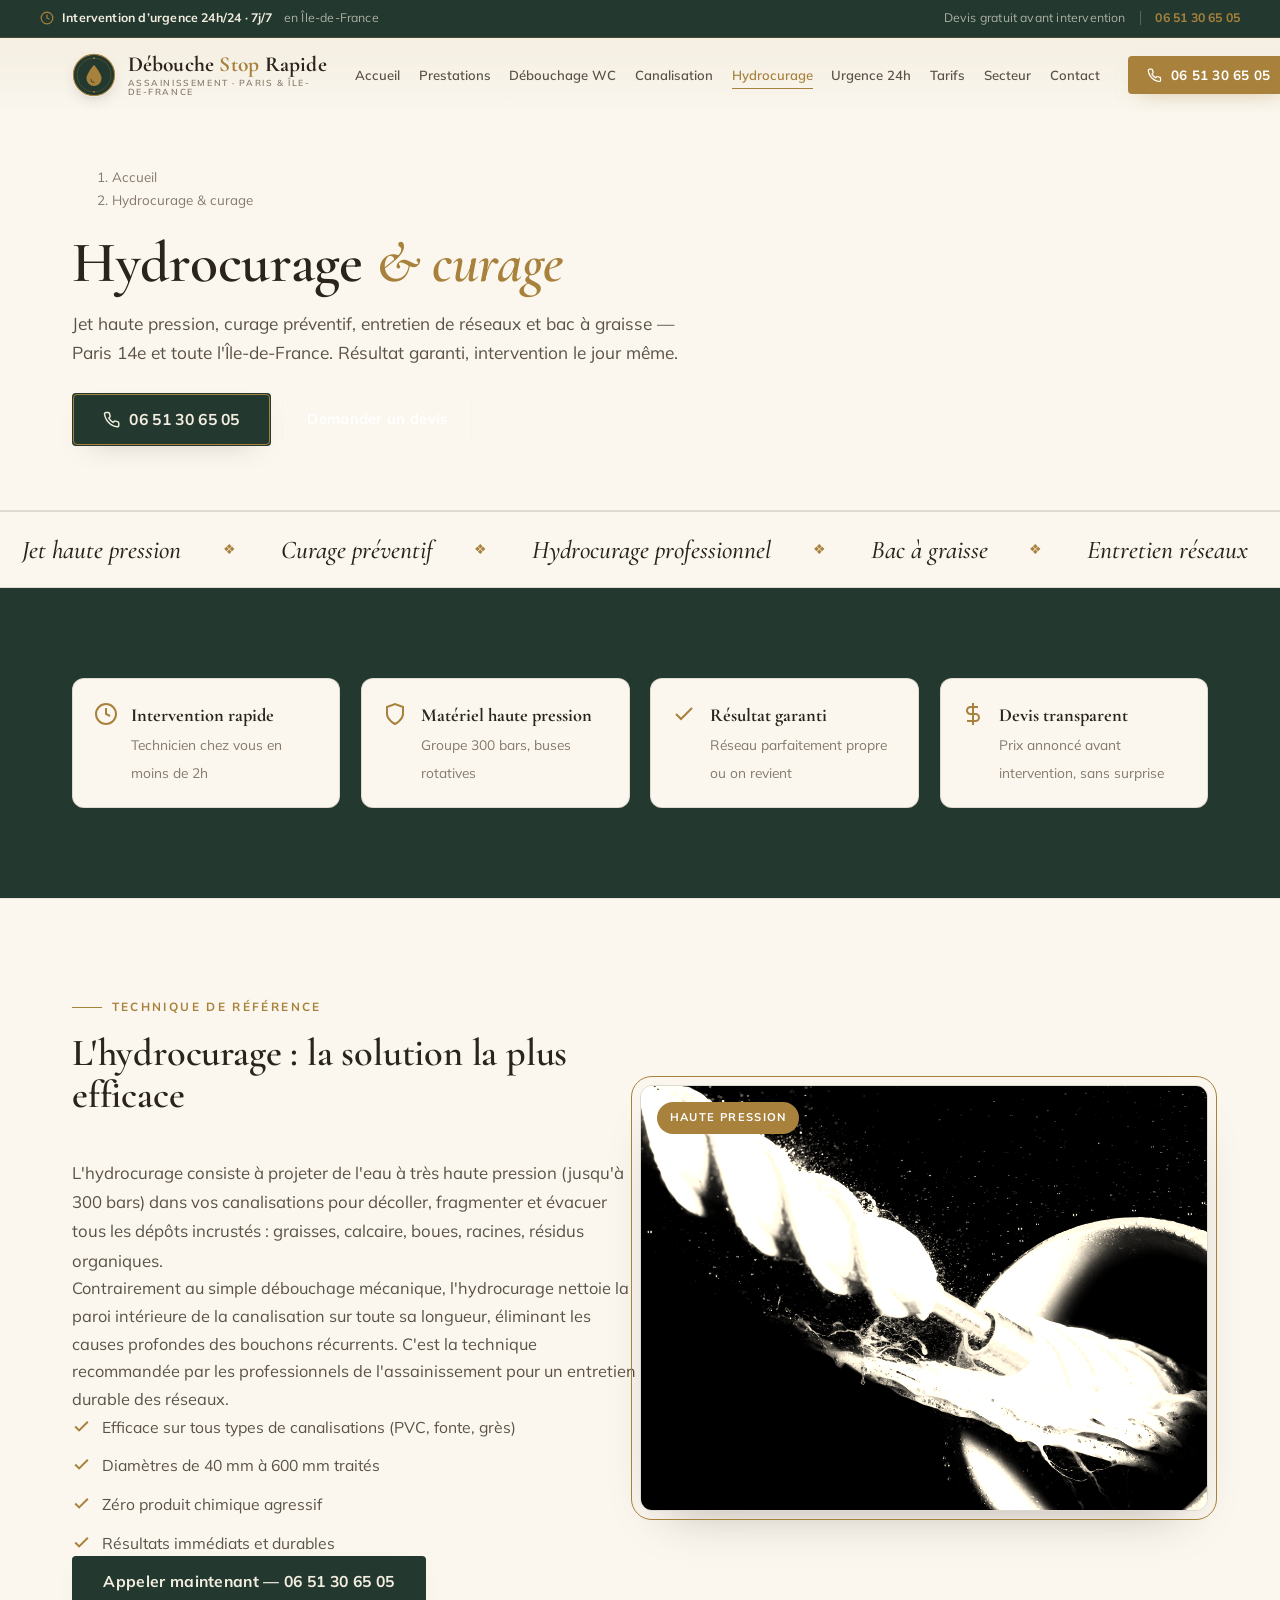
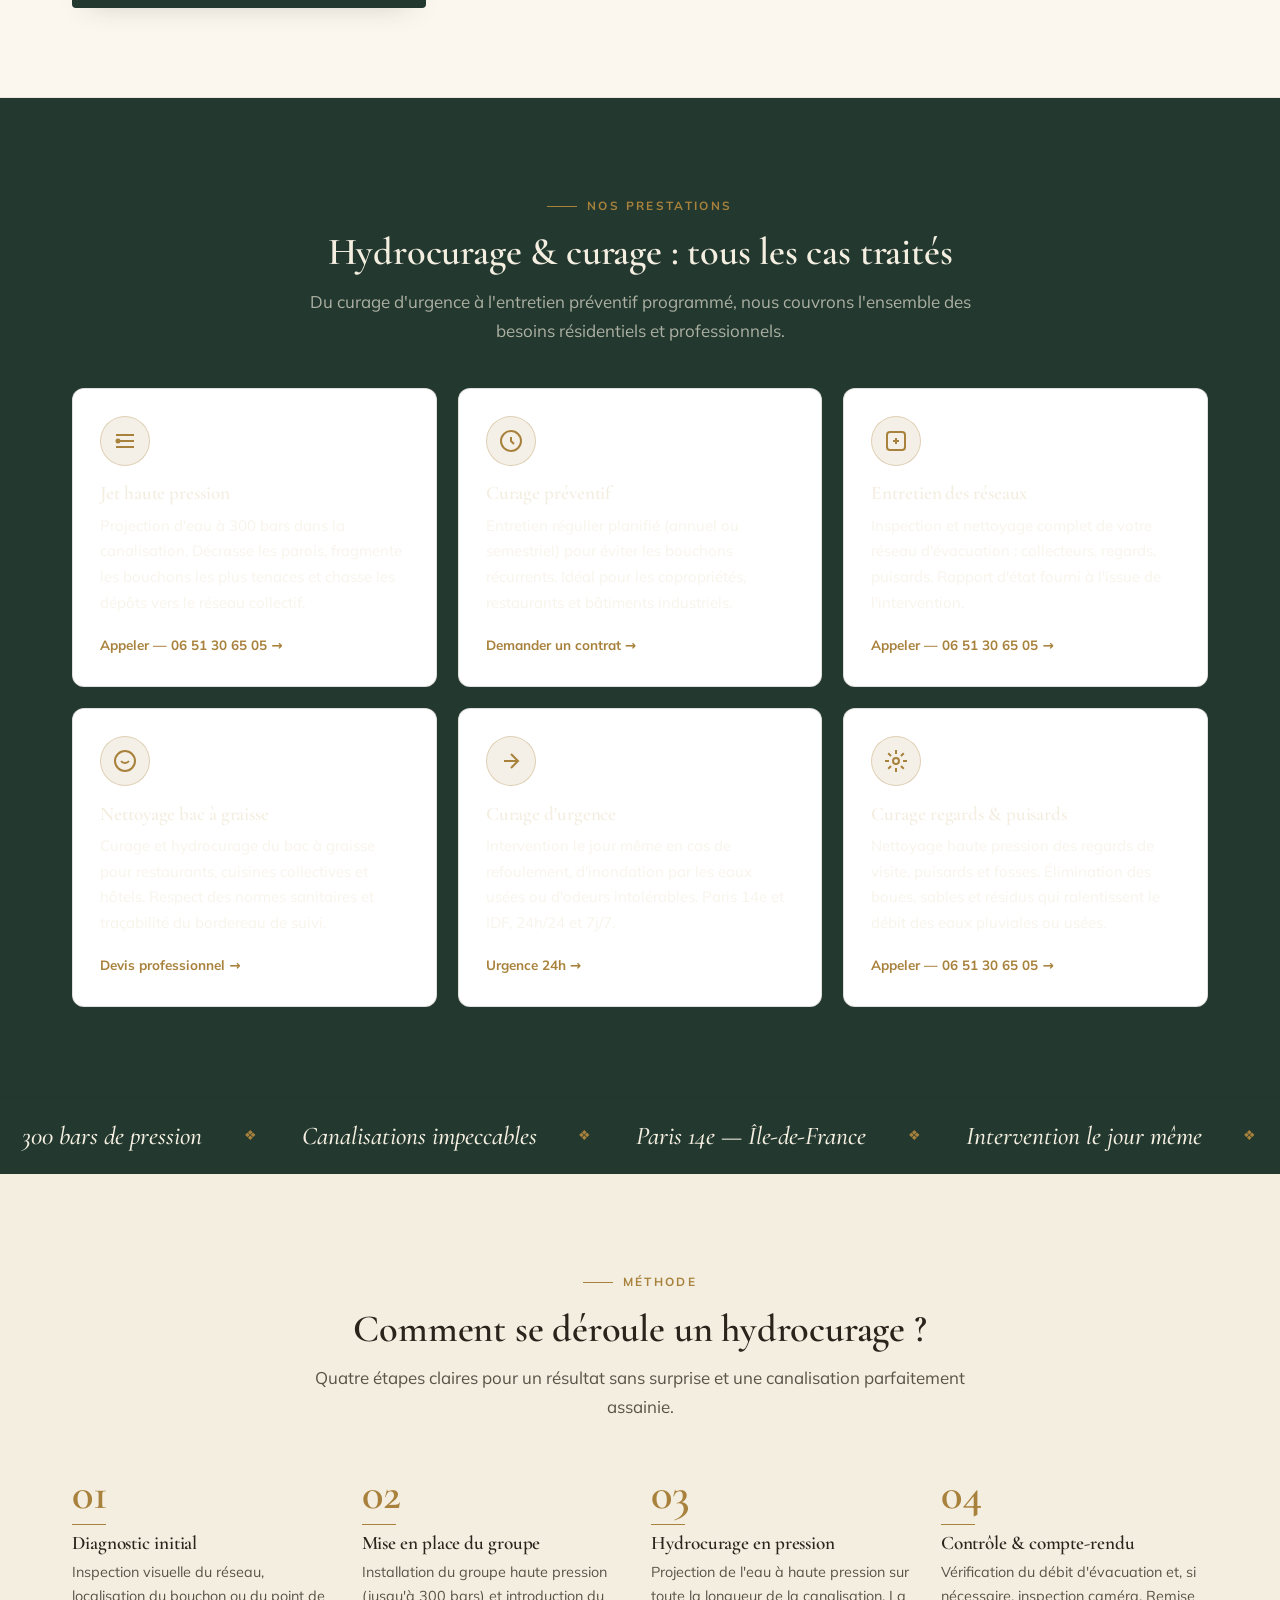
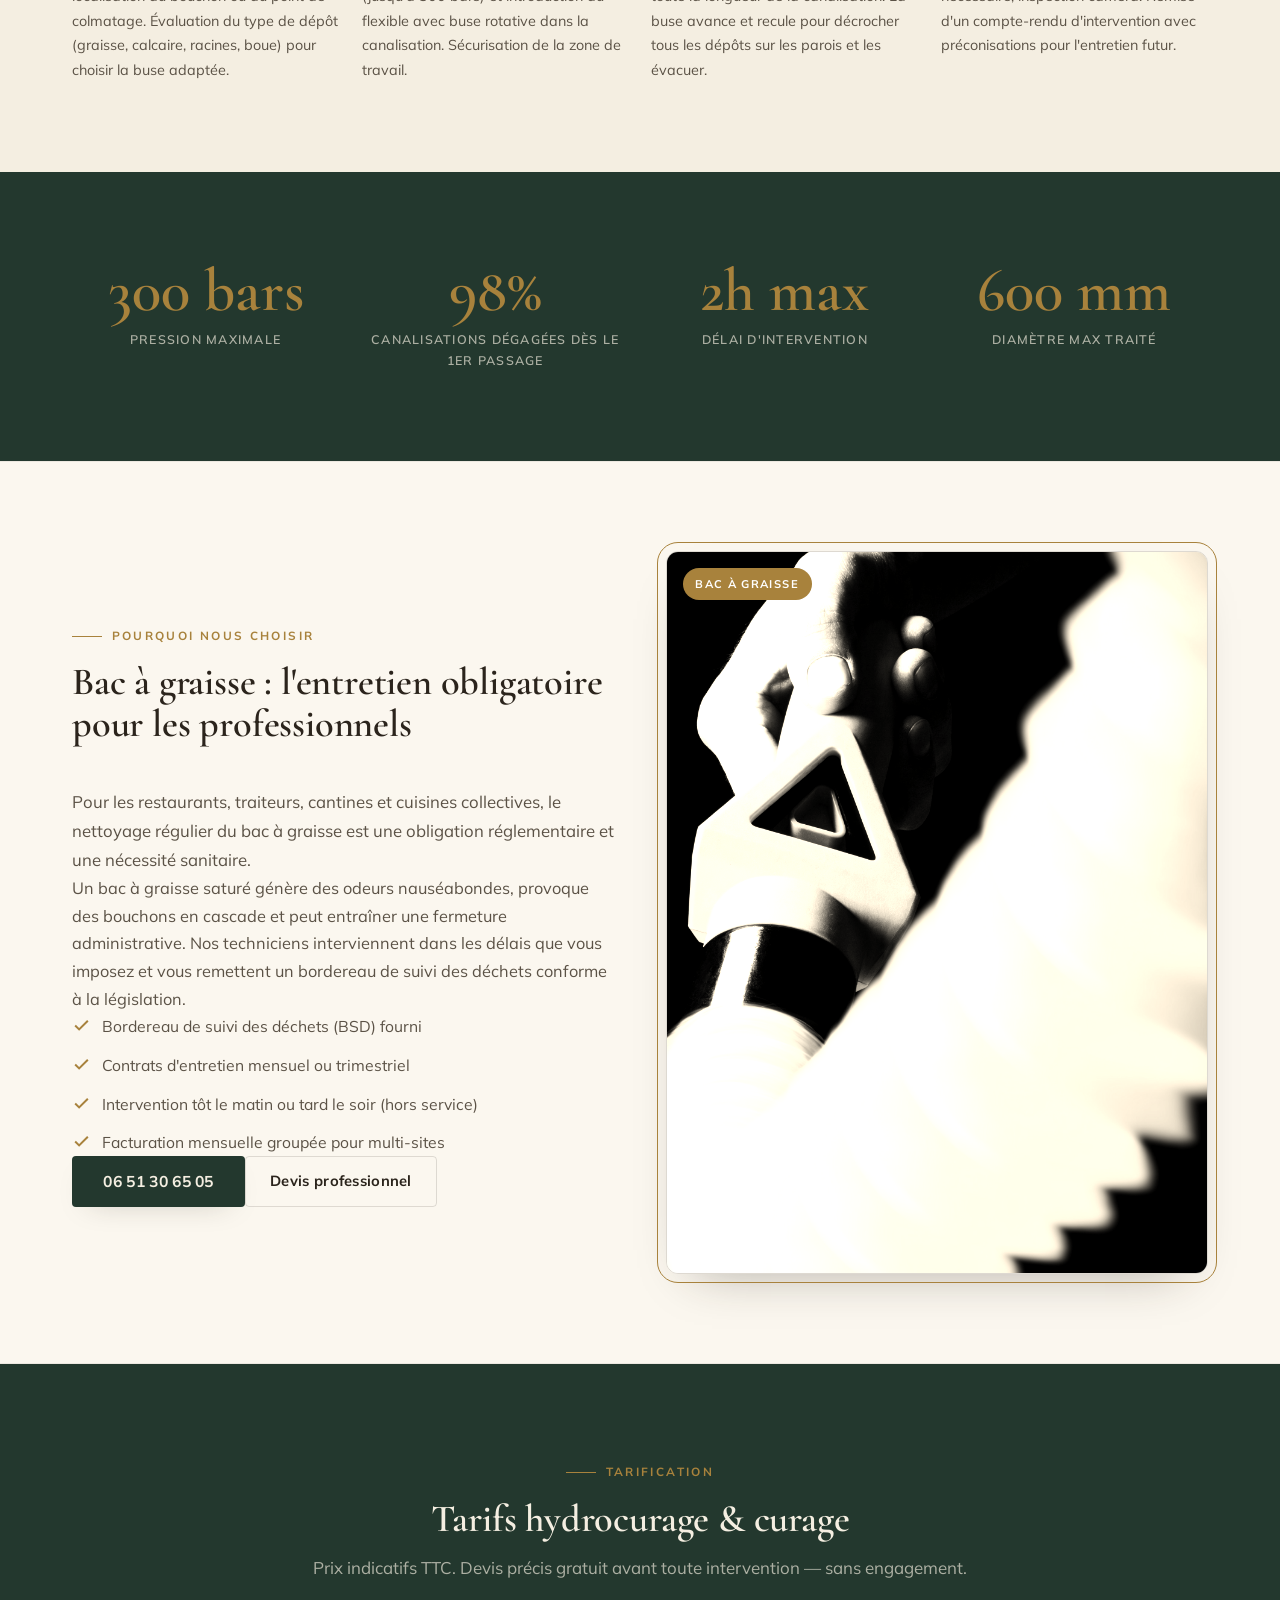
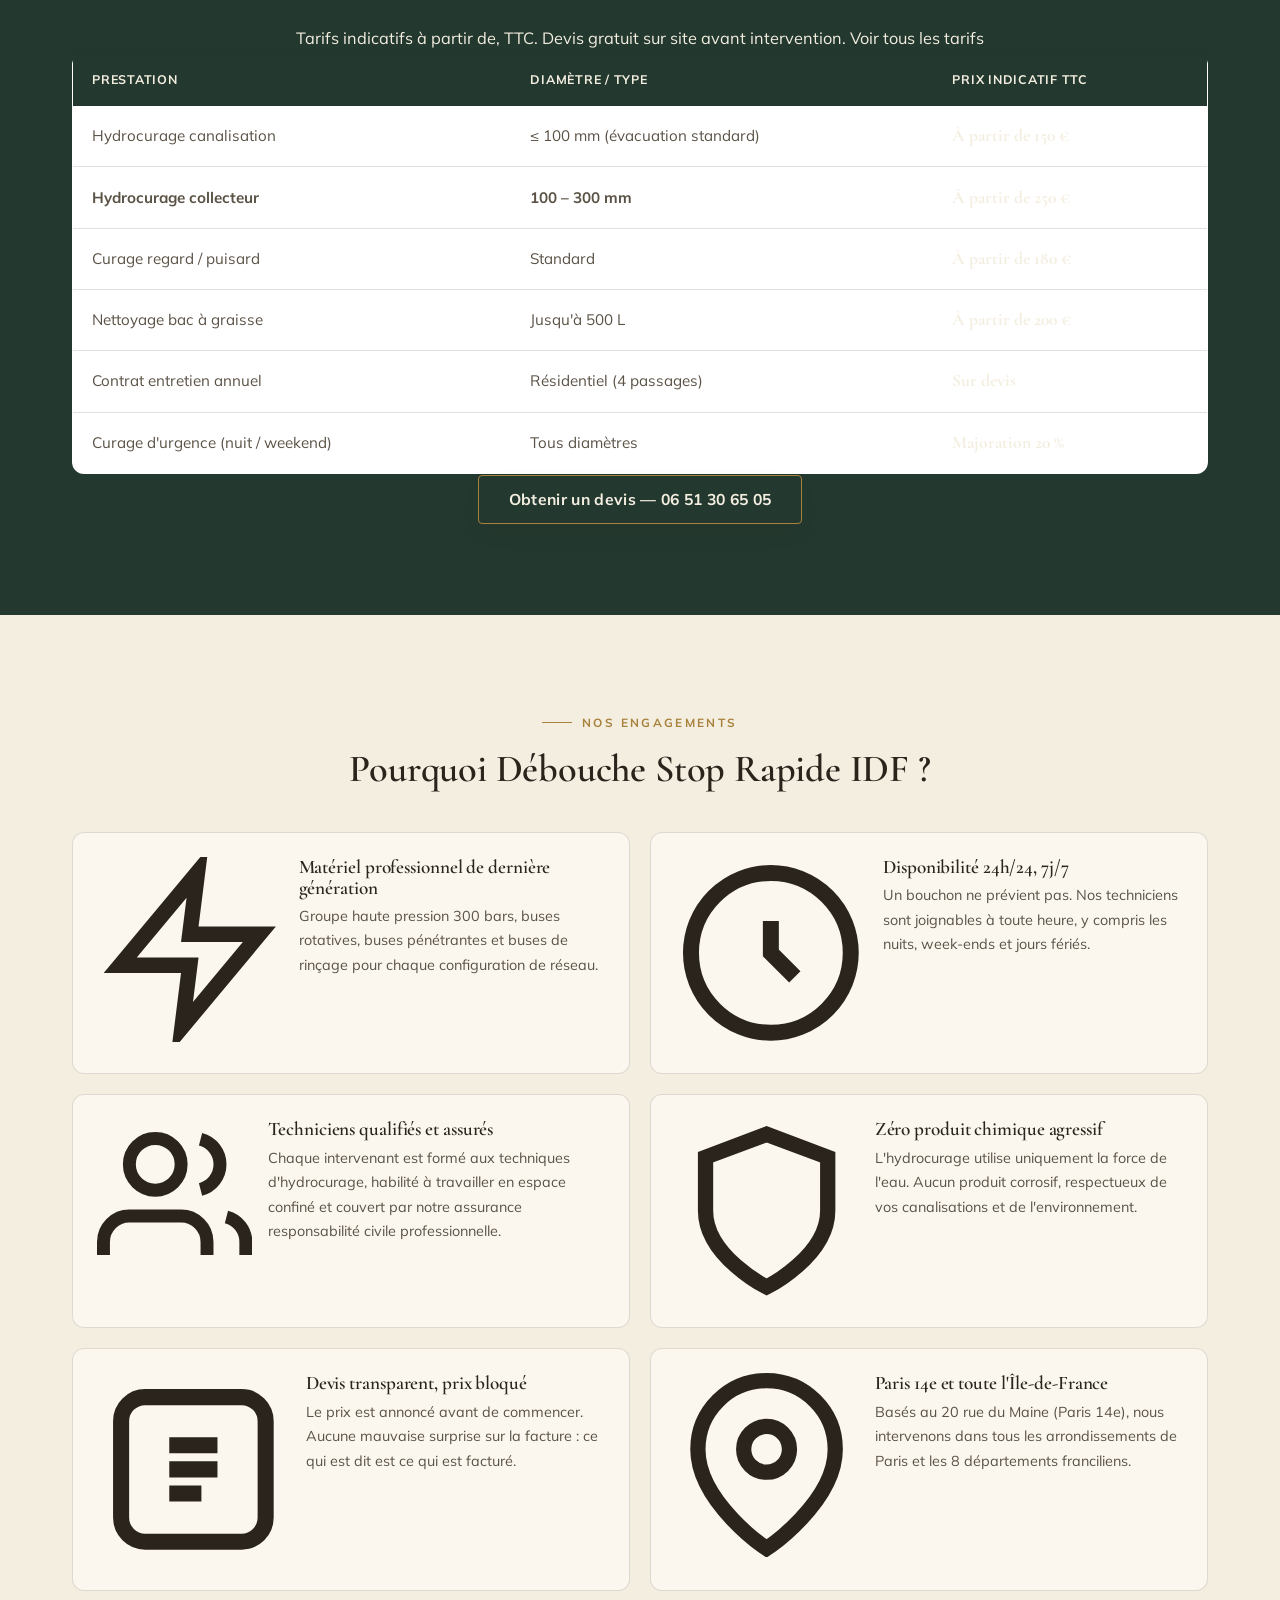
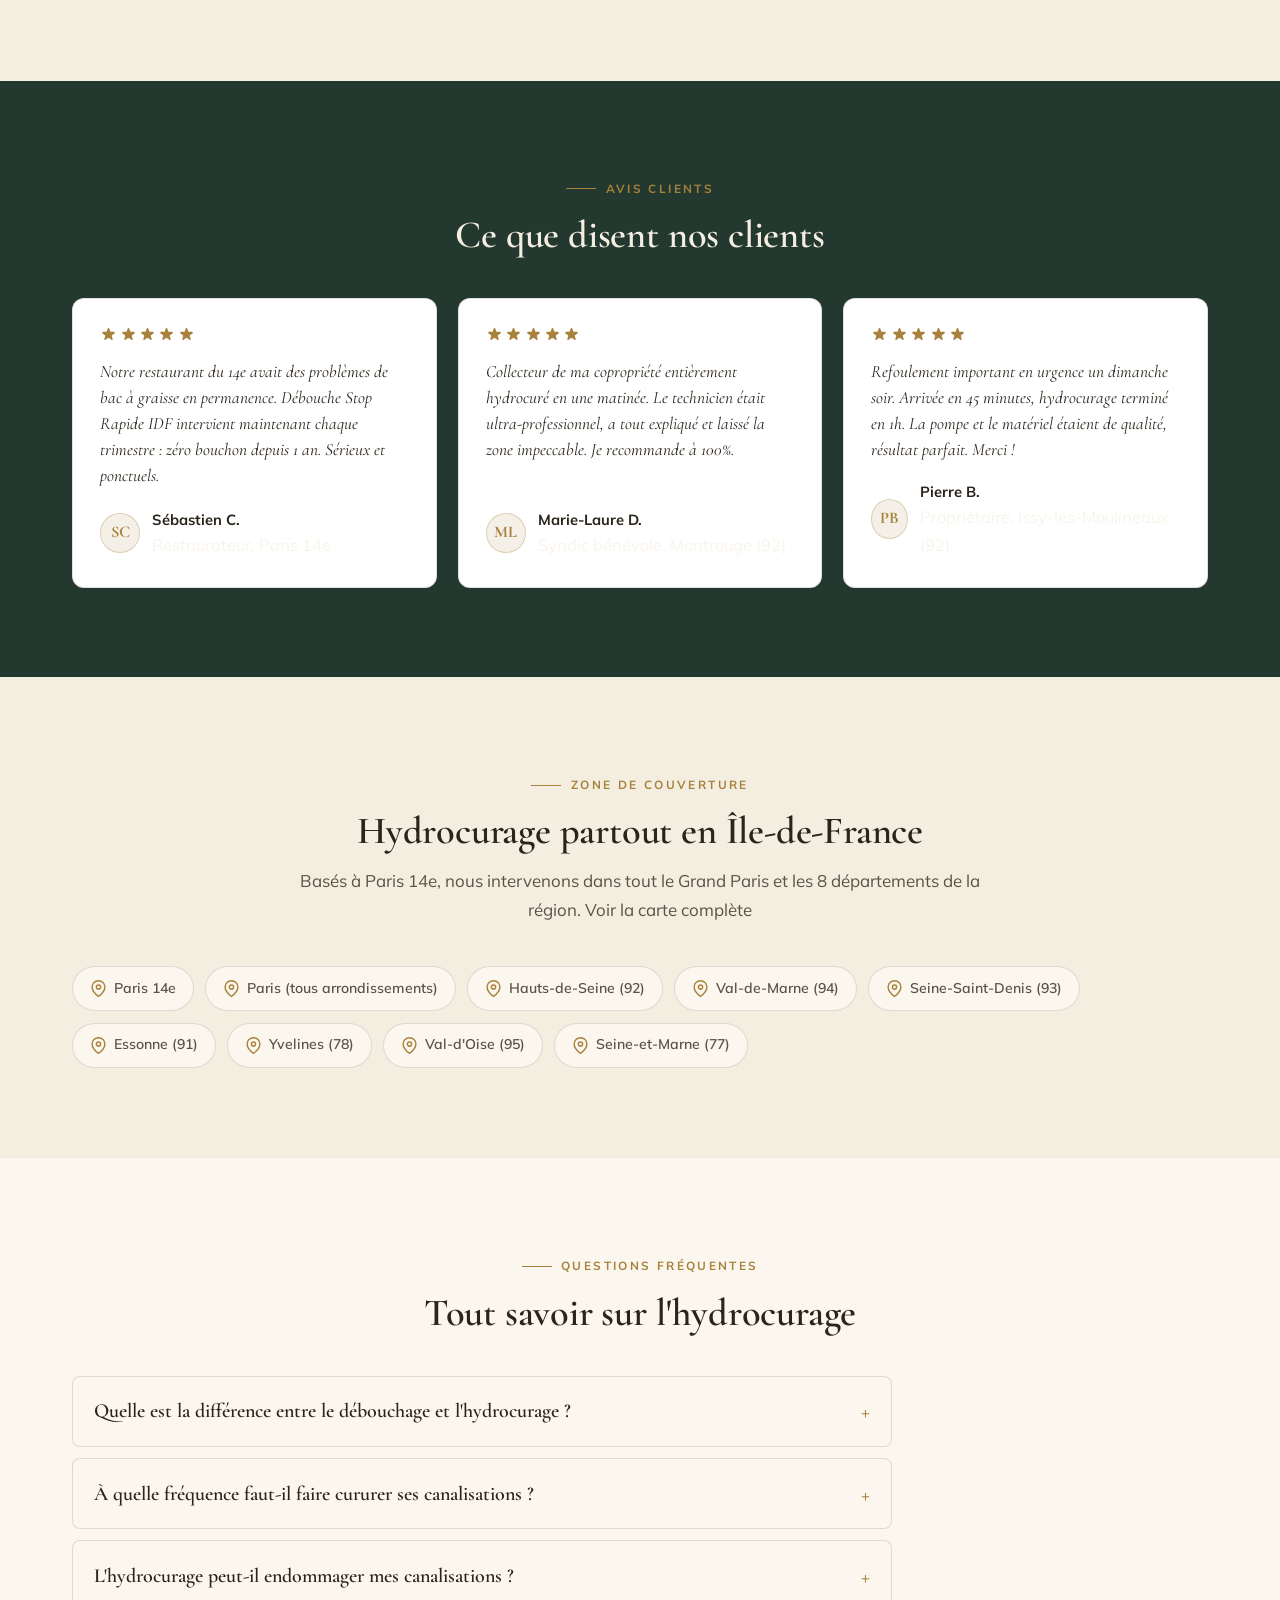
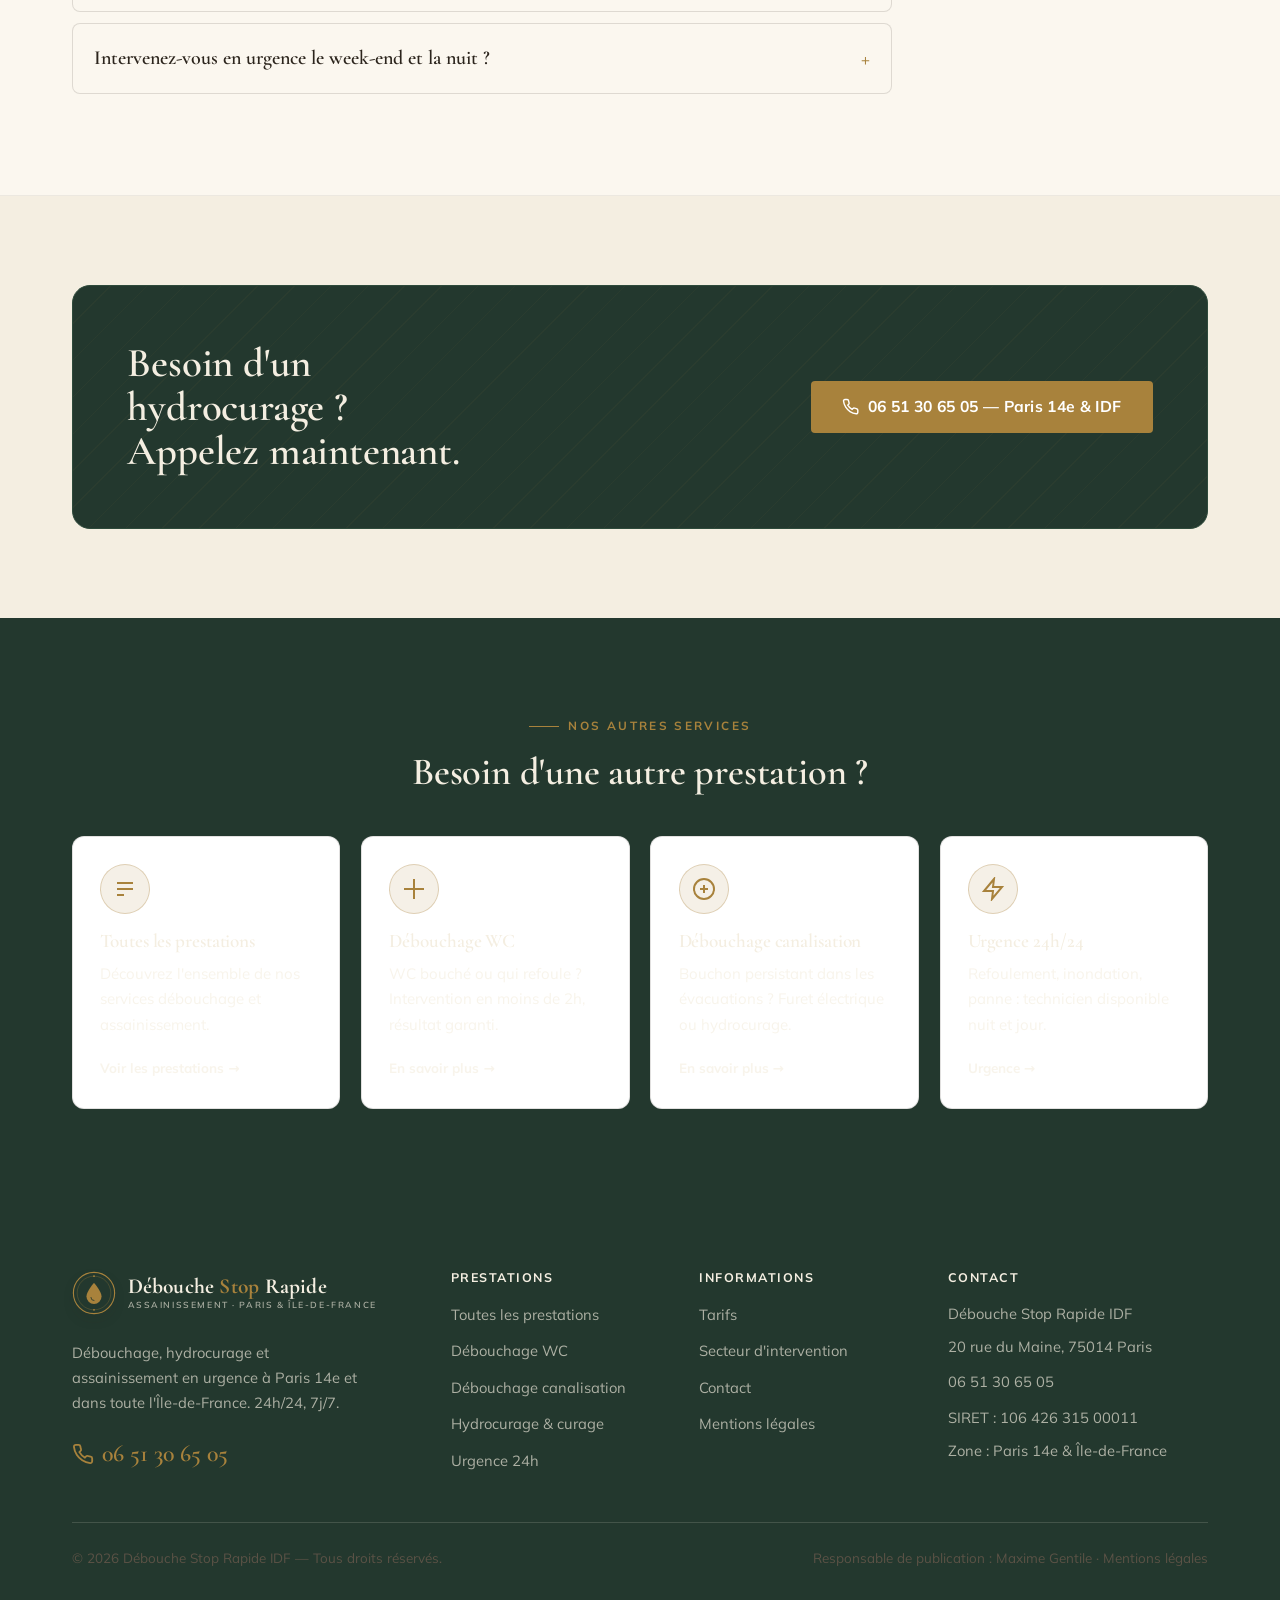
<file: hydrocurage-curage.html>
<!DOCTYPE html>
<html lang="fr">
<head>
  <title>Hydrocurage & curage | Débouche Stop Rapide IDF</title>
  <meta name="description" content="Hydrocurage et curage professionnel à Paris 14e et en Île-de-France. Jet haute pression, curage préventif, entretien réseaux, bac à graisse. Intervention rapide — 06 51 30 65 05.">
  <link rel="canonical" href="https://[DOMAINE]/hydrocurage-curage.html">
  <meta charset="UTF-8" />
  <meta name="viewport" content="width=device-width, initial-scale=1" />
  <meta name="theme-color" content="#0A0A0A" />
  <link rel="preconnect" href="https://fonts.googleapis.com" />
  <link rel="preconnect" href="https://fonts.gstatic.com" crossorigin />
  <link href="https://fonts.googleapis.com/css2?family=Syne:wght@600;700;800&family=Manrope:wght@400;500;600;700;800&display=swap" rel="stylesheet" />
  <link rel="stylesheet" href="assets/css/styles.css" />
  <link rel="icon" href="favicon.svg" type="image/svg+xml" />
  <script src="assets/js/main.js" defer></script>
  <style>
    body.page-hydrocurage-curage .hc-highlight {
      color: var(--lime);
    }
    body.page-hydrocurage-curage .hc-intro-grid {
      display: grid;
      grid-template-columns: 1fr 1fr;
      gap: var(--sp-6);
      align-items: center;
    }
    @media (max-width: 768px) {
      body.page-hydrocurage-curage .hc-intro-grid {
        grid-template-columns: 1fr;
      }
    }
  </style>
</head>
<body class="page-hydrocurage-curage">

<header class="site-header">
  <div class="container nav">
    <a href="index.html" class="brand" aria-label="Débouche Stop Rapide IDF — accueil">
      <svg class="brand__mark" viewBox="0 0 64 64" aria-hidden="true"><rect width="64" height="64" rx="14" fill="#C6FF3A"/><path d="M14 40 L40 40" stroke="#0A0A0A" stroke-width="6" stroke-linecap="round"/><path d="M22 30 L44 30" stroke="#0A0A0A" stroke-width="6" stroke-linecap="round" opacity="0.55"/><path d="M30 20 L48 20" stroke="#0A0A0A" stroke-width="6" stroke-linecap="round" opacity="0.3"/><path d="M40 46 l10 -14 -7 0 4 -12 -16 18 7 0 z" fill="#0A0A0A"/></svg>
      <span>Débouche <strong>Stop</strong> Rapide</span>
    </a>
    <nav class="nav__links" aria-label="Navigation principale">
      <a href="index.html">Accueil</a>
      <a href="nos-prestations.html">Prestations</a>
      <a href="debouchage-wc.html">Débouchage WC</a>
      <a href="debouchage-canalisation.html">Canalisation</a>
      <a href="hydrocurage-curage.html" class="active" aria-current="page">Hydrocurage</a>
      <a href="urgence-24h.html">Urgence 24h</a>
      <a href="tarifs.html">Tarifs</a>
      <a href="secteur-intervention.html">Secteur</a>
      <a href="contact.html">Contact</a>
    </nav>
    <div class="nav__cta">
      <a href="tel:0651306505" class="btn btn-call">
        <svg viewBox="0 0 24 24" fill="none" stroke="currentColor" stroke-width="2" aria-hidden="true"><path d="M22 16.92v3a2 2 0 0 1-2.18 2 19.79 19.79 0 0 1-8.63-3.07 19.5 19.5 0 0 1-6-6 19.79 19.79 0 0 1-3.07-8.67A2 2 0 0 1 4.11 2h3a2 2 0 0 1 2 1.72c.13.96.36 1.9.7 2.81a2 2 0 0 1-.45 2.11L8.09 9.91a16 16 0 0 0 6 6l1.27-1.27a2 2 0 0 1 2.11-.45c.91.34 1.85.57 2.81.7A2 2 0 0 1 22 16.92z"/></svg>
        06 51 30 65 05
      </a>
      <button class="nav__toggle" aria-expanded="false" aria-controls="mobile-menu" aria-label="Ouvrir le menu"><span></span></button>
    </div>
  </div>
</header>

<nav id="mobile-menu" class="mobile-menu" aria-label="Navigation mobile">
  <a href="index.html">Accueil</a>
  <a href="nos-prestations.html">Prestations</a>
  <a href="debouchage-wc.html">Débouchage WC</a>
  <a href="debouchage-canalisation.html">Canalisation</a>
  <a href="hydrocurage-curage.html" class="active" aria-current="page">Hydrocurage</a>
  <a href="urgence-24h.html">Urgence 24h</a>
  <a href="tarifs.html">Tarifs</a>
  <a href="secteur-intervention.html">Secteur</a>
  <a href="contact.html">Contact</a>
  <a href="tel:0651306505" class="btn btn-primary btn-block btn-lg">Appeler maintenant</a>
</nav>

<main>

  <!-- PAGE HERO -->
  <section class="page-hero">
    <div class="container">
      <nav class="breadcrumb" aria-label="Fil d'ariane">
        <ol>
          <li><a href="index.html">Accueil</a></li>
          <li aria-current="page">Hydrocurage &amp; curage</li>
        </ol>
      </nav>
      <h1>Hydrocurage <span class="hl">&amp; curage</span></h1>
      <p>Jet haute pression, curage préventif, entretien de réseaux et bac à graisse — Paris 14e et toute l'Île-de-France. Résultat garanti, intervention le jour même.</p>
      <div class="page-hero__cta">
        <a href="tel:0651306505" class="btn btn-primary btn-lg pulse">
          <svg viewBox="0 0 24 24" fill="none" stroke="currentColor" stroke-width="2" aria-hidden="true"><path d="M22 16.92v3a2 2 0 0 1-2.18 2 19.79 19.79 0 0 1-8.63-3.07 19.5 19.5 0 0 1-6-6 19.79 19.79 0 0 1-3.07-8.67A2 2 0 0 1 4.11 2h3a2 2 0 0 1 2 1.72c.13.96.36 1.9.7 2.81a2 2 0 0 1-.45 2.11L8.09 9.91a16 16 0 0 0 6 6l1.27-1.27a2 2 0 0 1 2.11-.45c.91.34 1.85.57 2.81.7A2 2 0 0 1 22 16.92z"/></svg>
          06 51 30 65 05
        </a>
        <a href="contact.html" class="btn btn-ghost on-dark" style="color:#fff">Demander un devis</a>
      </div>
    </div>
  </section>

  <!-- MARQUEE KINÉTIQUE -->
  <div class="marquee" aria-hidden="true">
    <div class="marquee__track" data-speed="60">
      <span>Jet haute pression</span>
      <span>Curage préventif</span>
      <span>Hydrocurage professionnel</span>
      <span>Bac à graisse</span>
      <span>Entretien réseaux</span>
      <span>Paris 14e &amp; IDF</span>
      <span>Résultat immédiat</span>
      <span>24h/24 — 7j/7</span>
    </div>
  </div>

  <!-- RÉASSURANCE -->
  <section class="section section--dark">
    <div class="container">
      <div class="reassure reveal-stagger">
        <div class="reassure__item">
          <svg viewBox="0 0 24 24" fill="none" stroke="currentColor" stroke-width="2" aria-hidden="true"><circle cx="12" cy="12" r="10"/><polyline points="12 6 12 12 16 14"/></svg>
          <div><strong>Intervention rapide</strong><span>Technicien chez vous en moins de 2h</span></div>
        </div>
        <div class="reassure__item">
          <svg viewBox="0 0 24 24" fill="none" stroke="currentColor" stroke-width="2" aria-hidden="true"><path d="M12 22s8-4 8-10V5l-8-3-8 3v7c0 6 8 10 8 10z"/></svg>
          <div><strong>Matériel haute pression</strong><span>Groupe 300 bars, buses rotatives</span></div>
        </div>
        <div class="reassure__item">
          <svg viewBox="0 0 24 24" fill="none" stroke="currentColor" stroke-width="2" aria-hidden="true"><polyline points="20 6 9 17 4 12"/></svg>
          <div><strong>Résultat garanti</strong><span>Réseau parfaitement propre ou on revient</span></div>
        </div>
        <div class="reassure__item">
          <svg viewBox="0 0 24 24" fill="none" stroke="currentColor" stroke-width="2" aria-hidden="true"><line x1="12" y1="1" x2="12" y2="23"/><path d="M17 5H9.5a3.5 3.5 0 0 0 0 7h5a3.5 3.5 0 0 1 0 7H6"/></svg>
          <div><strong>Devis transparent</strong><span>Prix annoncé avant intervention, sans surprise</span></div>
        </div>
      </div>
    </div>
  </section>

  <!-- INTRODUCTION + IMAGE -->
  <section class="section section--paper">
    <div class="container">
      <div class="hc-intro-grid">
        <div class="reveal">
          <div class="section-head">
            <span class="eyebrow">Technique de référence</span>
            <h2>L'hydrocurage : la solution la plus efficace</h2>
          </div>
          <p class="lead">L'hydrocurage consiste à projeter de l'eau à très haute pression (jusqu'à 300 bars) dans vos canalisations pour décoller, fragmenter et évacuer tous les dépôts incrustés : graisses, calcaire, boues, racines, résidus organiques.</p>
          <p>Contrairement au simple débouchage mécanique, l'hydrocurage nettoie la paroi intérieure de la canalisation sur toute sa longueur, éliminant les causes profondes des bouchons récurrents. C'est la technique recommandée par les professionnels de l'assainissement pour un entretien durable des réseaux.</p>
          <ul class="ticks" style="margin-top:var(--sp-4)">
            <li>
              <svg viewBox="0 0 24 24" fill="none" stroke="currentColor" stroke-width="2.5" aria-hidden="true"><polyline points="20 6 9 17 4 12"/></svg>
              Efficace sur tous types de canalisations (PVC, fonte, grès)
            </li>
            <li>
              <svg viewBox="0 0 24 24" fill="none" stroke="currentColor" stroke-width="2.5" aria-hidden="true"><polyline points="20 6 9 17 4 12"/></svg>
              Diamètres de 40 mm à 600 mm traités
            </li>
            <li>
              <svg viewBox="0 0 24 24" fill="none" stroke="currentColor" stroke-width="2.5" aria-hidden="true"><polyline points="20 6 9 17 4 12"/></svg>
              Zéro produit chimique agressif
            </li>
            <li>
              <svg viewBox="0 0 24 24" fill="none" stroke="currentColor" stroke-width="2.5" aria-hidden="true"><polyline points="20 6 9 17 4 12"/></svg>
              Résultats immédiats et durables
            </li>
          </ul>
          <div style="margin-top:var(--sp-5)">
            <a href="tel:0651306505" class="btn btn-primary btn-lg">Appeler maintenant — 06 51 30 65 05</a>
          </div>
        </div>
        <div class="reveal-x">
          <div class="media-frame media-frame--wide">
            <img src="assets/images/intervention.jpg" alt="Technicien Débouche Stop Rapide IDF procédant à un hydrocurage haute pression sur une canalisation à Paris 14e" loading="lazy" />
            <div class="media-tag">Haute pression</div>
          </div>
        </div>
      </div>
    </div>
  </section>

  <!-- NOS PRESTATIONS HYDROCURAGE — CARTES -->
  <section class="section section--dark">
    <div class="container">
      <div class="section-head section-head--center reveal">
        <span class="eyebrow">Nos prestations</span>
        <h2>Hydrocurage &amp; curage : tous les cas traités</h2>
        <p>Du curage d'urgence à l'entretien préventif programmé, nous couvrons l'ensemble des besoins résidentiels et professionnels.</p>
      </div>
      <div class="grid grid-3 reveal-stagger" style="margin-top:var(--sp-6)">
        <div class="card card--service" data-tilt>
          <div class="card__icon">
            <svg viewBox="0 0 24 24" fill="none" stroke="currentColor" stroke-width="2" aria-hidden="true"><path d="M3 12h18M3 6h18M3 18h18"/><circle cx="5" cy="12" r="1.5" fill="currentColor"/></svg>
          </div>
          <h3>Jet haute pression</h3>
          <p>Projection d'eau à 300 bars dans la canalisation. Décrasse les parois, fragmente les bouchons les plus tenaces et chasse les dépôts vers le réseau collectif.</p>
          <a href="tel:0651306505" class="card__link">Appeler — 06 51 30 65 05 →</a>
        </div>
        <div class="card card--service" data-tilt>
          <div class="card__icon">
            <svg viewBox="0 0 24 24" fill="none" stroke="currentColor" stroke-width="2" aria-hidden="true"><path d="M12 2a10 10 0 1 0 10 10A10 10 0 0 0 12 2z"/><path d="M12 8v4l3 3"/></svg>
          </div>
          <h3>Curage préventif</h3>
          <p>Entretien régulier planifié (annuel ou semestriel) pour éviter les bouchons récurrents. Idéal pour les copropriétés, restaurants et bâtiments industriels.</p>
          <a href="contact.html" class="card__link">Demander un contrat →</a>
        </div>
        <div class="card card--service" data-tilt>
          <div class="card__icon">
            <svg viewBox="0 0 24 24" fill="none" stroke="currentColor" stroke-width="2" aria-hidden="true"><rect x="3" y="3" width="18" height="18" rx="3"/><path d="M9 12h6M12 9v6"/></svg>
          </div>
          <h3>Entretien des réseaux</h3>
          <p>Inspection et nettoyage complet de votre réseau d'évacuation : collecteurs, regards, puisards. Rapport d'état fourni à l'issue de l'intervention.</p>
          <a href="tel:0651306505" class="card__link">Appeler — 06 51 30 65 05 →</a>
        </div>
        <div class="card card--service" data-tilt>
          <div class="card__icon">
            <svg viewBox="0 0 24 24" fill="none" stroke="currentColor" stroke-width="2" aria-hidden="true"><path d="M12 2C6.48 2 2 6.48 2 12s4.48 10 10 10 10-4.48 10-10S17.52 2 12 2z"/><path d="M8 12s1.5 2 4 2 4-2 4-2"/></svg>
          </div>
          <h3>Nettoyage bac à graisse</h3>
          <p>Curage et hydrocurage du bac à graisse pour restaurants, cuisines collectives et hôtels. Respect des normes sanitaires et traçabilité du bordereau de suivi.</p>
          <a href="contact.html" class="card__link">Devis professionnel →</a>
        </div>
        <div class="card card--service" data-tilt>
          <div class="card__icon">
            <svg viewBox="0 0 24 24" fill="none" stroke="currentColor" stroke-width="2" aria-hidden="true"><path d="M5 12h14M12 5l7 7-7 7"/></svg>
          </div>
          <h3>Curage d'urgence</h3>
          <p>Intervention le jour même en cas de refoulement, d'inondation par les eaux usées ou d'odeurs intolérables. Paris 14e et IDF, 24h/24 et 7j/7.</p>
          <a href="urgence-24h.html" class="card__link">Urgence 24h →</a>
        </div>
        <div class="card card--service" data-tilt>
          <div class="card__icon">
            <svg viewBox="0 0 24 24" fill="none" stroke="currentColor" stroke-width="2" aria-hidden="true"><circle cx="12" cy="12" r="3"/><path d="M12 1v4M12 19v4M4.22 4.22l2.83 2.83M16.95 16.95l2.83 2.83M1 12h4M19 12h4M4.22 19.78l2.83-2.83M16.95 7.05l2.83-2.83"/></svg>
          </div>
          <h3>Curage regards &amp; puisards</h3>
          <p>Nettoyage haute pression des regards de visite, puisards et fosses. Élimination des boues, sables et résidus qui ralentissent le débit des eaux pluviales ou usées.</p>
          <a href="tel:0651306505" class="card__link">Appeler — 06 51 30 65 05 →</a>
        </div>
      </div>
    </div>
  </section>

  <!-- MARQUEE DARK -->
  <div class="marquee marquee--dark" aria-hidden="true">
    <div class="marquee__track" data-speed="50" data-dir="right">
      <span>300 bars de pression</span>
      <span>Canalisations impeccables</span>
      <span>Paris 14e — Île-de-France</span>
      <span>Intervention le jour même</span>
      <span>Curage professionnel</span>
      <span>06 51 30 65 05</span>
    </div>
  </div>

  <!-- PROCESS EN 4 ÉTAPES -->
  <section class="section">
    <div class="container">
      <div class="section-head section-head--center reveal">
        <span class="eyebrow">Méthode</span>
        <h2>Comment se déroule un hydrocurage ?</h2>
        <p>Quatre étapes claires pour un résultat sans surprise et une canalisation parfaitement assainie.</p>
      </div>
      <div class="steps reveal-stagger" style="margin-top:var(--sp-6)">
        <div class="step">
          <span class="step__n">01</span>
          <h3>Diagnostic initial</h3>
          <p>Inspection visuelle du réseau, localisation du bouchon ou du point de colmatage. Évaluation du type de dépôt (graisse, calcaire, racines, boue) pour choisir la buse adaptée.</p>
        </div>
        <div class="step">
          <span class="step__n">02</span>
          <h3>Mise en place du groupe</h3>
          <p>Installation du groupe haute pression (jusqu'à 300 bars) et introduction du flexible avec buse rotative dans la canalisation. Sécurisation de la zone de travail.</p>
        </div>
        <div class="step">
          <span class="step__n">03</span>
          <h3>Hydrocurage en pression</h3>
          <p>Projection de l'eau à haute pression sur toute la longueur de la canalisation. La buse avance et recule pour décrocher tous les dépôts sur les parois et les évacuer.</p>
        </div>
        <div class="step">
          <span class="step__n">04</span>
          <h3>Contrôle &amp; compte-rendu</h3>
          <p>Vérification du débit d'évacuation et, si nécessaire, inspection caméra. Remise d'un compte-rendu d'intervention avec préconisations pour l'entretien futur.</p>
        </div>
      </div>
    </div>
  </section>

  <!-- STATS -->
  <section class="section section--lime">
    <div class="container">
      <div class="stats reveal-stagger">
        <div class="stat">
          <div class="stat__num" data-count="300" data-suffix=" bars">0</div>
          <div class="stat__label">Pression maximale</div>
        </div>
        <div class="stat">
          <div class="stat__num" data-count="98" data-suffix="%">0</div>
          <div class="stat__label">Canalisations dégagées dès le 1er passage</div>
        </div>
        <div class="stat">
          <div class="stat__num" data-count="2" data-suffix="h max">0</div>
          <div class="stat__label">Délai d'intervention</div>
        </div>
        <div class="stat">
          <div class="stat__num" data-count="600" data-suffix=" mm">0</div>
          <div class="stat__label">Diamètre max traité</div>
        </div>
      </div>
    </div>
  </section>

  <!-- IMAGE + ARGUMENTS -->
  <section class="section section--paper">
    <div class="container">
      <div class="media-split reveal">
        <div>
          <div class="section-head">
            <span class="eyebrow">Pourquoi nous choisir</span>
            <h2>Bac à graisse : l'entretien obligatoire pour les professionnels</h2>
          </div>
          <p class="lead">Pour les restaurants, traiteurs, cantines et cuisines collectives, le nettoyage régulier du bac à graisse est une obligation réglementaire et une nécessité sanitaire.</p>
          <p>Un bac à graisse saturé génère des odeurs nauséabondes, provoque des bouchons en cascade et peut entraîner une fermeture administrative. Nos techniciens interviennent dans les délais que vous imposez et vous remettent un bordereau de suivi des déchets conforme à la législation.</p>
          <ul class="ticks" style="margin-top:var(--sp-4)">
            <li>
              <svg viewBox="0 0 24 24" fill="none" stroke="currentColor" stroke-width="2.5" aria-hidden="true"><polyline points="20 6 9 17 4 12"/></svg>
              Bordereau de suivi des déchets (BSD) fourni
            </li>
            <li>
              <svg viewBox="0 0 24 24" fill="none" stroke="currentColor" stroke-width="2.5" aria-hidden="true"><polyline points="20 6 9 17 4 12"/></svg>
              Contrats d'entretien mensuel ou trimestriel
            </li>
            <li>
              <svg viewBox="0 0 24 24" fill="none" stroke="currentColor" stroke-width="2.5" aria-hidden="true"><polyline points="20 6 9 17 4 12"/></svg>
              Intervention tôt le matin ou tard le soir (hors service)
            </li>
            <li>
              <svg viewBox="0 0 24 24" fill="none" stroke="currentColor" stroke-width="2.5" aria-hidden="true"><polyline points="20 6 9 17 4 12"/></svg>
              Facturation mensuelle groupée pour multi-sites
            </li>
          </ul>
          <div style="margin-top:var(--sp-5); display:flex; gap:var(--sp-3); flex-wrap:wrap;">
            <a href="tel:0651306505" class="btn btn-primary btn-lg">06 51 30 65 05</a>
            <a href="contact.html" class="btn btn-ghost">Devis professionnel</a>
          </div>
        </div>
        <div class="reveal-x">
          <div class="media-frame media-frame--tall">
            <img src="assets/images/detail.jpg" alt="Détail du nettoyage d'un bac à graisse par hydrocurage haute pression — Débouche Stop Rapide IDF" loading="lazy" />
            <div class="media-tag">Bac à graisse</div>
          </div>
        </div>
      </div>
    </div>
  </section>

  <!-- TARIFS -->
  <section class="section section--dark">
    <div class="container">
      <div class="section-head section-head--center reveal">
        <span class="eyebrow">Tarification</span>
        <h2>Tarifs hydrocurage &amp; curage</h2>
        <p>Prix indicatifs TTC. Devis précis gratuit avant toute intervention — sans engagement.</p>
      </div>
      <div style="margin-top:var(--sp-6)" class="reveal">
        <table class="price-table">
          <thead>
            <tr>
              <th>Prestation</th>
              <th>Diamètre / Type</th>
              <th>Prix indicatif TTC</th>
            </tr>
          </thead>
          <tbody>
            <tr>
              <td>Hydrocurage canalisation</td>
              <td>≤ 100 mm (évacuation standard)</td>
              <td><strong>À partir de 150 €</strong></td>
            </tr>
            <tr class="price-hl">
              <td>Hydrocurage collecteur</td>
              <td>100 – 300 mm</td>
              <td><strong>À partir de 250 €</strong></td>
            </tr>
            <tr>
              <td>Curage regard / puisard</td>
              <td>Standard</td>
              <td><strong>À partir de 180 €</strong></td>
            </tr>
            <tr>
              <td>Nettoyage bac à graisse</td>
              <td>Jusqu'à 500 L</td>
              <td><strong>À partir de 200 €</strong></td>
            </tr>
            <tr>
              <td>Contrat entretien annuel</td>
              <td>Résidentiel (4 passages)</td>
              <td><strong>Sur devis</strong></td>
            </tr>
            <tr>
              <td>Curage d'urgence (nuit / weekend)</td>
              <td>Tous diamètres</td>
              <td><strong>Majoration 20 %</strong></td>
            </tr>
          </tbody>
          <caption>Tarifs indicatifs à partir de, TTC. Devis gratuit sur site avant intervention. <a href="tarifs.html">Voir tous les tarifs</a></caption>
        </table>
      </div>
      <div style="margin-top:var(--sp-5); text-align:center" class="reveal">
        <a href="tel:0651306505" class="btn btn-primary btn-lg pulse">Obtenir un devis — 06 51 30 65 05</a>
      </div>
    </div>
  </section>

  <!-- FEATURES — ARGUMENTS RAPIDES -->
  <section class="section">
    <div class="container">
      <div class="section-head section-head--center reveal">
        <span class="eyebrow">Nos engagements</span>
        <h2>Pourquoi Débouche Stop Rapide IDF ?</h2>
      </div>
      <div class="grid grid-2 reveal-stagger" style="margin-top:var(--sp-6)">
        <div class="feature">
          <svg viewBox="0 0 24 24" fill="none" stroke="currentColor" stroke-width="2" aria-hidden="true"><path d="M13 2L3 14h9l-1 8 10-12h-9l1-8z"/></svg>
          <div>
            <h3>Matériel professionnel de dernière génération</h3>
            <p>Groupe haute pression 300 bars, buses rotatives, buses pénétrantes et buses de rinçage pour chaque configuration de réseau.</p>
          </div>
        </div>
        <div class="feature">
          <svg viewBox="0 0 24 24" fill="none" stroke="currentColor" stroke-width="2" aria-hidden="true"><circle cx="12" cy="12" r="10"/><path d="M12 8v4l3 3"/></svg>
          <div>
            <h3>Disponibilité 24h/24, 7j/7</h3>
            <p>Un bouchon ne prévient pas. Nos techniciens sont joignables à toute heure, y compris les nuits, week-ends et jours fériés.</p>
          </div>
        </div>
        <div class="feature">
          <svg viewBox="0 0 24 24" fill="none" stroke="currentColor" stroke-width="2" aria-hidden="true"><path d="M17 21v-2a4 4 0 0 0-4-4H5a4 4 0 0 0-4 4v2"/><circle cx="9" cy="7" r="4"/><path d="M23 21v-2a4 4 0 0 0-3-3.87"/><path d="M16 3.13a4 4 0 0 1 0 7.75"/></svg>
          <div>
            <h3>Techniciens qualifiés et assurés</h3>
            <p>Chaque intervenant est formé aux techniques d'hydrocurage, habilité à travailler en espace confiné et couvert par notre assurance responsabilité civile professionnelle.</p>
          </div>
        </div>
        <div class="feature">
          <svg viewBox="0 0 24 24" fill="none" stroke="currentColor" stroke-width="2" aria-hidden="true"><path d="M12 22s8-4 8-10V5l-8-3-8 3v7c0 6 8 10 8 10z"/></svg>
          <div>
            <h3>Zéro produit chimique agressif</h3>
            <p>L'hydrocurage utilise uniquement la force de l'eau. Aucun produit corrosif, respectueux de vos canalisations et de l'environnement.</p>
          </div>
        </div>
        <div class="feature">
          <svg viewBox="0 0 24 24" fill="none" stroke="currentColor" stroke-width="2" aria-hidden="true"><rect x="3" y="3" width="18" height="18" rx="3"/><path d="M9 9h6M9 12h6M9 15h4"/></svg>
          <div>
            <h3>Devis transparent, prix bloqué</h3>
            <p>Le prix est annoncé avant de commencer. Aucune mauvaise surprise sur la facture : ce qui est dit est ce qui est facturé.</p>
          </div>
        </div>
        <div class="feature">
          <svg viewBox="0 0 24 24" fill="none" stroke="currentColor" stroke-width="2" aria-hidden="true"><path d="M21 10c0 7-9 13-9 13s-9-6-9-13a9 9 0 0 1 18 0z"/><circle cx="12" cy="10" r="3"/></svg>
          <div>
            <h3>Paris 14e et toute l'Île-de-France</h3>
            <p>Basés au 20 rue du Maine (Paris 14e), nous intervenons dans tous les arrondissements de Paris et les 8 départements franciliens.</p>
          </div>
        </div>
      </div>
    </div>
  </section>

  <!-- AVIS CLIENTS -->
  <section class="section section--dark">
    <div class="container">
      <div class="section-head section-head--center reveal">
        <span class="eyebrow">Avis clients</span>
        <h2>Ce que disent nos clients</h2>
      </div>
      <div class="reviews reveal-stagger" style="margin-top:var(--sp-6)">
        <figure class="review">
          <div class="review__stars" aria-label="5 étoiles sur 5">
            <svg viewBox="0 0 20 20" fill="currentColor" aria-hidden="true"><path d="M9.049 2.927c.3-.921 1.603-.921 1.902 0l1.07 3.292a1 1 0 0 0 .95.69h3.462c.969 0 1.371 1.24.588 1.81l-2.8 2.034a1 1 0 0 0-.364 1.118l1.07 3.292c.3.921-.755 1.688-1.54 1.118l-2.8-2.034a1 1 0 0 0-1.175 0l-2.8 2.034c-.784.57-1.838-.197-1.539-1.118l1.07-3.292a1 1 0 0 0-.364-1.118L2.98 8.72c-.783-.57-.38-1.81.588-1.81h3.461a1 1 0 0 0 .951-.69l1.07-3.292z"/></svg>
            <svg viewBox="0 0 20 20" fill="currentColor" aria-hidden="true"><path d="M9.049 2.927c.3-.921 1.603-.921 1.902 0l1.07 3.292a1 1 0 0 0 .95.69h3.462c.969 0 1.371 1.24.588 1.81l-2.8 2.034a1 1 0 0 0-.364 1.118l1.07 3.292c.3.921-.755 1.688-1.54 1.118l-2.8-2.034a1 1 0 0 0-1.175 0l-2.8 2.034c-.784.57-1.838-.197-1.539-1.118l1.07-3.292a1 1 0 0 0-.364-1.118L2.98 8.72c-.783-.57-.38-1.81.588-1.81h3.461a1 1 0 0 0 .951-.69l1.07-3.292z"/></svg>
            <svg viewBox="0 0 20 20" fill="currentColor" aria-hidden="true"><path d="M9.049 2.927c.3-.921 1.603-.921 1.902 0l1.07 3.292a1 1 0 0 0 .95.69h3.462c.969 0 1.371 1.24.588 1.81l-2.8 2.034a1 1 0 0 0-.364 1.118l1.07 3.292c.3.921-.755 1.688-1.54 1.118l-2.8-2.034a1 1 0 0 0-1.175 0l-2.8 2.034c-.784.57-1.838-.197-1.539-1.118l1.07-3.292a1 1 0 0 0-.364-1.118L2.98 8.72c-.783-.57-.38-1.81.588-1.81h3.461a1 1 0 0 0 .951-.69l1.07-3.292z"/></svg>
            <svg viewBox="0 0 20 20" fill="currentColor" aria-hidden="true"><path d="M9.049 2.927c.3-.921 1.603-.921 1.902 0l1.07 3.292a1 1 0 0 0 .95.69h3.462c.969 0 1.371 1.24.588 1.81l-2.8 2.034a1 1 0 0 0-.364 1.118l1.07 3.292c.3.921-.755 1.688-1.54 1.118l-2.8-2.034a1 1 0 0 0-1.175 0l-2.8 2.034c-.784.57-1.838-.197-1.539-1.118l1.07-3.292a1 1 0 0 0-.364-1.118L2.98 8.72c-.783-.57-.38-1.81.588-1.81h3.461a1 1 0 0 0 .951-.69l1.07-3.292z"/></svg>
            <svg viewBox="0 0 20 20" fill="currentColor" aria-hidden="true"><path d="M9.049 2.927c.3-.921 1.603-.921 1.902 0l1.07 3.292a1 1 0 0 0 .95.69h3.462c.969 0 1.371 1.24.588 1.81l-2.8 2.034a1 1 0 0 0-.364 1.118l1.07 3.292c.3.921-.755 1.688-1.54 1.118l-2.8-2.034a1 1 0 0 0-1.175 0l-2.8 2.034c-.784.57-1.838-.197-1.539-1.118l1.07-3.292a1 1 0 0 0-.364-1.118L2.98 8.72c-.783-.57-.38-1.81.588-1.81h3.461a1 1 0 0 0 .951-.69l1.07-3.292z"/></svg>
          </div>
          <blockquote><p>Notre restaurant du 14e avait des problèmes de bac à graisse en permanence. Débouche Stop Rapide IDF intervient maintenant chaque trimestre : zéro bouchon depuis 1 an. Sérieux et ponctuels.</p></blockquote>
          <div class="review__author">
            <div class="review__avatar">SC</div>
            <div><strong>Sébastien C.</strong><span>Restaurateur, Paris 14e</span></div>
          </div>
        </figure>
        <figure class="review">
          <div class="review__stars" aria-label="5 étoiles sur 5">
            <svg viewBox="0 0 20 20" fill="currentColor" aria-hidden="true"><path d="M9.049 2.927c.3-.921 1.603-.921 1.902 0l1.07 3.292a1 1 0 0 0 .95.69h3.462c.969 0 1.371 1.24.588 1.81l-2.8 2.034a1 1 0 0 0-.364 1.118l1.07 3.292c.3.921-.755 1.688-1.54 1.118l-2.8-2.034a1 1 0 0 0-1.175 0l-2.8 2.034c-.784.57-1.838-.197-1.539-1.118l1.07-3.292a1 1 0 0 0-.364-1.118L2.98 8.72c-.783-.57-.38-1.81.588-1.81h3.461a1 1 0 0 0 .951-.69l1.07-3.292z"/></svg>
            <svg viewBox="0 0 20 20" fill="currentColor" aria-hidden="true"><path d="M9.049 2.927c.3-.921 1.603-.921 1.902 0l1.07 3.292a1 1 0 0 0 .95.69h3.462c.969 0 1.371 1.24.588 1.81l-2.8 2.034a1 1 0 0 0-.364 1.118l1.07 3.292c.3.921-.755 1.688-1.54 1.118l-2.8-2.034a1 1 0 0 0-1.175 0l-2.8 2.034c-.784.57-1.838-.197-1.539-1.118l1.07-3.292a1 1 0 0 0-.364-1.118L2.98 8.72c-.783-.57-.38-1.81.588-1.81h3.461a1 1 0 0 0 .951-.69l1.07-3.292z"/></svg>
            <svg viewBox="0 0 20 20" fill="currentColor" aria-hidden="true"><path d="M9.049 2.927c.3-.921 1.603-.921 1.902 0l1.07 3.292a1 1 0 0 0 .95.69h3.462c.969 0 1.371 1.24.588 1.81l-2.8 2.034a1 1 0 0 0-.364 1.118l1.07 3.292c.3.921-.755 1.688-1.54 1.118l-2.8-2.034a1 1 0 0 0-1.175 0l-2.8 2.034c-.784.57-1.838-.197-1.539-1.118l1.07-3.292a1 1 0 0 0-.364-1.118L2.98 8.72c-.783-.57-.38-1.81.588-1.81h3.461a1 1 0 0 0 .951-.69l1.07-3.292z"/></svg>
            <svg viewBox="0 0 20 20" fill="currentColor" aria-hidden="true"><path d="M9.049 2.927c.3-.921 1.603-.921 1.902 0l1.07 3.292a1 1 0 0 0 .95.69h3.462c.969 0 1.371 1.24.588 1.81l-2.8 2.034a1 1 0 0 0-.364 1.118l1.07 3.292c.3.921-.755 1.688-1.54 1.118l-2.8-2.034a1 1 0 0 0-1.175 0l-2.8 2.034c-.784.57-1.838-.197-1.539-1.118l1.07-3.292a1 1 0 0 0-.364-1.118L2.98 8.72c-.783-.57-.38-1.81.588-1.81h3.461a1 1 0 0 0 .951-.69l1.07-3.292z"/></svg>
            <svg viewBox="0 0 20 20" fill="currentColor" aria-hidden="true"><path d="M9.049 2.927c.3-.921 1.603-.921 1.902 0l1.07 3.292a1 1 0 0 0 .95.69h3.462c.969 0 1.371 1.24.588 1.81l-2.8 2.034a1 1 0 0 0-.364 1.118l1.07 3.292c.3.921-.755 1.688-1.54 1.118l-2.8-2.034a1 1 0 0 0-1.175 0l-2.8 2.034c-.784.57-1.838-.197-1.539-1.118l1.07-3.292a1 1 0 0 0-.364-1.118L2.98 8.72c-.783-.57-.38-1.81.588-1.81h3.461a1 1 0 0 0 .951-.69l1.07-3.292z"/></svg>
          </div>
          <blockquote><p>Collecteur de ma copropriété entièrement hydrocuré en une matinée. Le technicien était ultra-professionnel, a tout expliqué et laissé la zone impeccable. Je recommande à 100%.</p></blockquote>
          <div class="review__author">
            <div class="review__avatar">ML</div>
            <div><strong>Marie-Laure D.</strong><span>Syndic bénévole, Montrouge (92)</span></div>
          </div>
        </figure>
        <figure class="review">
          <div class="review__stars" aria-label="5 étoiles sur 5">
            <svg viewBox="0 0 20 20" fill="currentColor" aria-hidden="true"><path d="M9.049 2.927c.3-.921 1.603-.921 1.902 0l1.07 3.292a1 1 0 0 0 .95.69h3.462c.969 0 1.371 1.24.588 1.81l-2.8 2.034a1 1 0 0 0-.364 1.118l1.07 3.292c.3.921-.755 1.688-1.54 1.118l-2.8-2.034a1 1 0 0 0-1.175 0l-2.8 2.034c-.784.57-1.838-.197-1.539-1.118l1.07-3.292a1 1 0 0 0-.364-1.118L2.98 8.72c-.783-.57-.38-1.81.588-1.81h3.461a1 1 0 0 0 .951-.69l1.07-3.292z"/></svg>
            <svg viewBox="0 0 20 20" fill="currentColor" aria-hidden="true"><path d="M9.049 2.927c.3-.921 1.603-.921 1.902 0l1.07 3.292a1 1 0 0 0 .95.69h3.462c.969 0 1.371 1.24.588 1.81l-2.8 2.034a1 1 0 0 0-.364 1.118l1.07 3.292c.3.921-.755 1.688-1.54 1.118l-2.8-2.034a1 1 0 0 0-1.175 0l-2.8 2.034c-.784.57-1.838-.197-1.539-1.118l1.07-3.292a1 1 0 0 0-.364-1.118L2.98 8.72c-.783-.57-.38-1.81.588-1.81h3.461a1 1 0 0 0 .951-.69l1.07-3.292z"/></svg>
            <svg viewBox="0 0 20 20" fill="currentColor" aria-hidden="true"><path d="M9.049 2.927c.3-.921 1.603-.921 1.902 0l1.07 3.292a1 1 0 0 0 .95.69h3.462c.969 0 1.371 1.24.588 1.81l-2.8 2.034a1 1 0 0 0-.364 1.118l1.07 3.292c.3.921-.755 1.688-1.54 1.118l-2.8-2.034a1 1 0 0 0-1.175 0l-2.8 2.034c-.784.57-1.838-.197-1.539-1.118l1.07-3.292a1 1 0 0 0-.364-1.118L2.98 8.72c-.783-.57-.38-1.81.588-1.81h3.461a1 1 0 0 0 .951-.69l1.07-3.292z"/></svg>
            <svg viewBox="0 0 20 20" fill="currentColor" aria-hidden="true"><path d="M9.049 2.927c.3-.921 1.603-.921 1.902 0l1.07 3.292a1 1 0 0 0 .95.69h3.462c.969 0 1.371 1.24.588 1.81l-2.8 2.034a1 1 0 0 0-.364 1.118l1.07 3.292c.3.921-.755 1.688-1.54 1.118l-2.8-2.034a1 1 0 0 0-1.175 0l-2.8 2.034c-.784.57-1.838-.197-1.539-1.118l1.07-3.292a1 1 0 0 0-.364-1.118L2.98 8.72c-.783-.57-.38-1.81.588-1.81h3.461a1 1 0 0 0 .951-.69l1.07-3.292z"/></svg>
            <svg viewBox="0 0 20 20" fill="currentColor" aria-hidden="true"><path d="M9.049 2.927c.3-.921 1.603-.921 1.902 0l1.07 3.292a1 1 0 0 0 .95.69h3.462c.969 0 1.371 1.24.588 1.81l-2.8 2.034a1 1 0 0 0-.364 1.118l1.07 3.292c.3.921-.755 1.688-1.54 1.118l-2.8-2.034a1 1 0 0 0-1.175 0l-2.8 2.034c-.784.57-1.838-.197-1.539-1.118l1.07-3.292a1 1 0 0 0-.364-1.118L2.98 8.72c-.783-.57-.38-1.81.588-1.81h3.461a1 1 0 0 0 .951-.69l1.07-3.292z"/></svg>
          </div>
          <blockquote><p>Refoulement important en urgence un dimanche soir. Arrivée en 45 minutes, hydrocurage terminé en 1h. La pompe et le matériel étaient de qualité, résultat parfait. Merci !</p></blockquote>
          <div class="review__author">
            <div class="review__avatar">PB</div>
            <div><strong>Pierre B.</strong><span>Propriétaire, Issy-les-Moulineaux (92)</span></div>
          </div>
        </figure>
      </div>
    </div>
  </section>

  <!-- ZONES D'INTERVENTION -->
  <section class="section">
    <div class="container">
      <div class="section-head section-head--center reveal">
        <span class="eyebrow">Zone de couverture</span>
        <h2>Hydrocurage partout en Île-de-France</h2>
        <p>Basés à Paris 14e, nous intervenons dans tout le Grand Paris et les 8 départements de la région. <a href="secteur-intervention.html">Voir la carte complète</a></p>
      </div>
      <div class="zones reveal-stagger" style="margin-top:var(--sp-6)">
        <div class="zone">
          <svg viewBox="0 0 24 24" fill="none" stroke="currentColor" stroke-width="2" aria-hidden="true"><path d="M21 10c0 7-9 13-9 13s-9-6-9-13a9 9 0 0 1 18 0z"/><circle cx="12" cy="10" r="3"/></svg>
          Paris 14e
        </div>
        <div class="zone">
          <svg viewBox="0 0 24 24" fill="none" stroke="currentColor" stroke-width="2" aria-hidden="true"><path d="M21 10c0 7-9 13-9 13s-9-6-9-13a9 9 0 0 1 18 0z"/><circle cx="12" cy="10" r="3"/></svg>
          Paris (tous arrondissements)
        </div>
        <div class="zone">
          <svg viewBox="0 0 24 24" fill="none" stroke="currentColor" stroke-width="2" aria-hidden="true"><path d="M21 10c0 7-9 13-9 13s-9-6-9-13a9 9 0 0 1 18 0z"/><circle cx="12" cy="10" r="3"/></svg>
          Hauts-de-Seine (92)
        </div>
        <div class="zone">
          <svg viewBox="0 0 24 24" fill="none" stroke="currentColor" stroke-width="2" aria-hidden="true"><path d="M21 10c0 7-9 13-9 13s-9-6-9-13a9 9 0 0 1 18 0z"/><circle cx="12" cy="10" r="3"/></svg>
          Val-de-Marne (94)
        </div>
        <div class="zone">
          <svg viewBox="0 0 24 24" fill="none" stroke="currentColor" stroke-width="2" aria-hidden="true"><path d="M21 10c0 7-9 13-9 13s-9-6-9-13a9 9 0 0 1 18 0z"/><circle cx="12" cy="10" r="3"/></svg>
          Seine-Saint-Denis (93)
        </div>
        <div class="zone">
          <svg viewBox="0 0 24 24" fill="none" stroke="currentColor" stroke-width="2" aria-hidden="true"><path d="M21 10c0 7-9 13-9 13s-9-6-9-13a9 9 0 0 1 18 0z"/><circle cx="12" cy="10" r="3"/></svg>
          Essonne (91)
        </div>
        <div class="zone">
          <svg viewBox="0 0 24 24" fill="none" stroke="currentColor" stroke-width="2" aria-hidden="true"><path d="M21 10c0 7-9 13-9 13s-9-6-9-13a9 9 0 0 1 18 0z"/><circle cx="12" cy="10" r="3"/></svg>
          Yvelines (78)
        </div>
        <div class="zone">
          <svg viewBox="0 0 24 24" fill="none" stroke="currentColor" stroke-width="2" aria-hidden="true"><path d="M21 10c0 7-9 13-9 13s-9-6-9-13a9 9 0 0 1 18 0z"/><circle cx="12" cy="10" r="3"/></svg>
          Val-d'Oise (95)
        </div>
        <div class="zone">
          <svg viewBox="0 0 24 24" fill="none" stroke="currentColor" stroke-width="2" aria-hidden="true"><path d="M21 10c0 7-9 13-9 13s-9-6-9-13a9 9 0 0 1 18 0z"/><circle cx="12" cy="10" r="3"/></svg>
          Seine-et-Marne (77)
        </div>
      </div>
    </div>
  </section>

  <!-- FAQ -->
  <section class="section section--paper">
    <div class="container">
      <div class="section-head section-head--center reveal">
        <span class="eyebrow">Questions fréquentes</span>
        <h2>Tout savoir sur l'hydrocurage</h2>
      </div>
      <div class="faq reveal" style="margin-top:var(--sp-6)">
        <details>
          <summary>Quelle est la différence entre le débouchage et l'hydrocurage ?</summary>
          <p>Le débouchage vise à éliminer un bouchon ponctuel, souvent à l'aide d'un furet ou d'une ventouse. L'hydrocurage va plus loin : il projette de l'eau à très haute pression sur toute la longueur de la canalisation pour nettoyer les parois et évacuer tous les dépôts (graisses, calcaire, boues, racines). C'est une solution préventive et curative plus complète, recommandée en cas de bouchons récurrents ou pour un entretien régulier.</p>
        </details>
        <details>
          <summary>À quelle fréquence faut-il faire cururer ses canalisations ?</summary>
          <p>Pour un usage résidentiel standard, un curage préventif annuel suffit généralement. Pour un restaurant ou une cuisine collective, un entretien trimestriel (voire mensuel pour les bacs à graisse) est conseillé afin de respecter les normes sanitaires et éviter les incidents. En copropriété, un passage annuel sur les collecteurs communs est une bonne pratique.</p>
        </details>
        <details>
          <summary>L'hydrocurage peut-il endommager mes canalisations ?</summary>
          <p>Non, à condition qu'il soit réalisé par un technicien qualifié avec le matériel adapté. La pression est ajustée en fonction du diamètre et du matériau de la canalisation (PVC, fonte, grès, béton). Nos techniciens réalisent un diagnostic préalable et choisissent la buse appropriée pour nettoyer sans agresser vos canalisations.</p>
        </details>
        <details>
          <summary>Intervenez-vous en urgence le week-end et la nuit ?</summary>
          <p>Oui, notre service est disponible 24h/24 et 7j/7, y compris les week-ends et jours fériés. En cas de refoulement, d'inondation par les eaux usées ou de bouchon critique, appelez directement le 06 51 30 65 05 — un technicien peut être chez vous en moins de 2h sur Paris 14e et la petite couronne. Une majoration tarifaire de 20% s'applique pour les interventions de nuit (21h–7h) et les dimanches.</p>
        </details>
      </div>
    </div>
  </section>

  <!-- CTA BAND -->
  <section class="section">
    <div class="container">
      <div class="cta-band reveal">
        <div class="cta-band__lines" aria-hidden="true"></div>
        <div class="cta-band__inner">
          <h2>Besoin d'un hydrocurage ?<br>Appelez maintenant.</h2>
          <a href="tel:0651306505" class="btn btn-call btn-lg">
            <svg viewBox="0 0 24 24" fill="none" stroke="currentColor" stroke-width="2" aria-hidden="true"><path d="M22 16.92v3a2 2 0 0 1-2.18 2 19.79 19.79 0 0 1-8.63-3.07 19.5 19.5 0 0 1-6-6 19.79 19.79 0 0 1-3.07-8.67A2 2 0 0 1 4.11 2h3a2 2 0 0 1 2 1.72c.13.96.36 1.9.7 2.81a2 2 0 0 1-.45 2.11L8.09 9.91a16 16 0 0 0 6 6l1.27-1.27a2 2 0 0 1 2.11-.45c.91.34 1.85.57 2.81.7A2 2 0 0 1 22 16.92z"/></svg>
            06 51 30 65 05 — Paris 14e &amp; IDF
          </a>
        </div>
      </div>
    </div>
  </section>

  <!-- MAILLAGE INTERNE -->
  <section class="section section--dark">
    <div class="container">
      <div class="section-head section-head--center reveal">
        <span class="eyebrow">Nos autres services</span>
        <h2>Besoin d'une autre prestation ?</h2>
      </div>
      <div class="grid grid-4 reveal-stagger" style="margin-top:var(--sp-6)">
        <a href="nos-prestations.html" class="card card--service" style="text-decoration:none">
          <div class="card__icon">
            <svg viewBox="0 0 24 24" fill="none" stroke="currentColor" stroke-width="2" aria-hidden="true"><path d="M4 6h16M4 12h16M4 18h7"/></svg>
          </div>
          <h3>Toutes les prestations</h3>
          <p>Découvrez l'ensemble de nos services débouchage et assainissement.</p>
          <span class="card__link">Voir les prestations →</span>
        </a>
        <a href="debouchage-wc.html" class="card card--service" style="text-decoration:none">
          <div class="card__icon">
            <svg viewBox="0 0 24 24" fill="none" stroke="currentColor" stroke-width="2" aria-hidden="true"><path d="M12 2v20M2 12h20"/></svg>
          </div>
          <h3>Débouchage WC</h3>
          <p>WC bouché ou qui refoule ? Intervention en moins de 2h, résultat garanti.</p>
          <span class="card__link">En savoir plus →</span>
        </a>
        <a href="debouchage-canalisation.html" class="card card--service" style="text-decoration:none">
          <div class="card__icon">
            <svg viewBox="0 0 24 24" fill="none" stroke="currentColor" stroke-width="2" aria-hidden="true"><circle cx="12" cy="12" r="10"/><line x1="12" y1="8" x2="12" y2="16"/><line x1="8" y1="12" x2="16" y2="12"/></svg>
          </div>
          <h3>Débouchage canalisation</h3>
          <p>Bouchon persistant dans les évacuations ? Furet électrique ou hydrocurage.</p>
          <span class="card__link">En savoir plus →</span>
        </a>
        <a href="urgence-24h.html" class="card card--service" style="text-decoration:none">
          <div class="card__icon">
            <svg viewBox="0 0 24 24" fill="none" stroke="currentColor" stroke-width="2" aria-hidden="true"><path d="M13 2L3 14h9l-1 8 10-12h-9l1-8z"/></svg>
          </div>
          <h3>Urgence 24h/24</h3>
          <p>Refoulement, inondation, panne : technicien disponible nuit et jour.</p>
          <span class="card__link">Urgence →</span>
        </a>
      </div>
    </div>
  </section>

</main>

<footer class="site-footer">
  <div class="container">
    <div class="footer-grid">
      <div class="footer-brand">
        <a href="index.html" class="brand" aria-label="Débouche Stop Rapide IDF — accueil">
          <svg class="brand__mark" viewBox="0 0 64 64" aria-hidden="true"><rect width="64" height="64" rx="14" fill="#C6FF3A"/><path d="M14 40 L40 40" stroke="#0A0A0A" stroke-width="6" stroke-linecap="round"/><path d="M22 30 L44 30" stroke="#0A0A0A" stroke-width="6" stroke-linecap="round" opacity="0.55"/><path d="M30 20 L48 20" stroke="#0A0A0A" stroke-width="6" stroke-linecap="round" opacity="0.3"/><path d="M40 46 l10 -14 -7 0 4 -12 -16 18 7 0 z" fill="#0A0A0A"/></svg>
          <span>Débouche <strong>Stop</strong> Rapide</span>
        </a>
        <p>Débouchage, hydrocurage et assainissement en urgence à Paris 14e et dans toute l'Île-de-France. 24h/24, 7j/7.</p>
        <a href="tel:0651306505" class="footer-call"><svg viewBox="0 0 24 24" width="22" height="22" fill="none" stroke="currentColor" stroke-width="2" aria-hidden="true"><path d="M22 16.92v3a2 2 0 0 1-2.18 2 19.79 19.79 0 0 1-8.63-3.07 19.5 19.5 0 0 1-6-6 19.79 19.79 0 0 1-3.07-8.67A2 2 0 0 1 4.11 2h3a2 2 0 0 1 2 1.72c.13.96.36 1.9.7 2.81a2 2 0 0 1-.45 2.11L8.09 9.91a16 16 0 0 0 6 6l1.27-1.27a2 2 0 0 1 2.11-.45c.91.34 1.85.57 2.81.7A2 2 0 0 1 22 16.92z"/></svg> 06 51 30 65 05</a>
      </div>
      <div>
        <h4>Prestations</h4>
        <ul>
          <li><a href="nos-prestations.html">Toutes les prestations</a></li>
          <li><a href="debouchage-wc.html">Débouchage WC</a></li>
          <li><a href="debouchage-canalisation.html">Débouchage canalisation</a></li>
          <li><a href="hydrocurage-curage.html">Hydrocurage &amp; curage</a></li>
          <li><a href="urgence-24h.html">Urgence 24h</a></li>
        </ul>
      </div>
      <div>
        <h4>Informations</h4>
        <ul>
          <li><a href="tarifs.html">Tarifs</a></li>
          <li><a href="secteur-intervention.html">Secteur d'intervention</a></li>
          <li><a href="contact.html">Contact</a></li>
          <li><a href="mentions-legales.html">Mentions légales</a></li>
        </ul>
      </div>
      <div>
        <h4>Contact</h4>
        <ul>
          <li><p>Débouche Stop Rapide IDF</p></li>
          <li><p>20 rue du Maine, 75014 Paris</p></li>
          <li><a href="tel:0651306505">06 51 30 65 05</a></li>
          <li><p>SIRET : 106 426 315 00011</p></li>
          <li><p>Zone : Paris 14e &amp; Île-de-France</p></li>
        </ul>
      </div>
    </div>
    <div class="footer-bottom">
      <p>&copy; <span data-year>2026</span> Débouche Stop Rapide IDF — Tous droits réservés.</p>
      <p>Responsable de publication : Maxime Gentile · <a href="mentions-legales.html">Mentions légales</a></p>
    </div>
  </div>
</footer>

<div class="callbar" aria-hidden="false">
  <a href="tel:0651306505"><svg viewBox="0 0 24 24" fill="none" stroke="currentColor" stroke-width="2" aria-hidden="true"><path d="M22 16.92v3a2 2 0 0 1-2.18 2 19.79 19.79 0 0 1-8.63-3.07 19.5 19.5 0 0 1-6-6 19.79 19.79 0 0 1-3.07-8.67A2 2 0 0 1 4.11 2h3a2 2 0 0 1 2 1.72c.13.96.36 1.9.7 2.81a2 2 0 0 1-.45 2.11L8.09 9.91a16 16 0 0 0 6 6l1.27-1.27a2 2 0 0 1 2.11-.45c.91.34 1.85.57 2.81.7A2 2 0 0 1 22 16.92z"/></svg> Appeler — 06 51 30 65 05</a>
</div>

<script type="application/ld+json">
{
  "@context": "https://schema.org",
  "@type": "LocalBusiness",
  "name": "Débouche Stop Rapide IDF",
  "description": "Débouchage WC, canalisation, hydrocurage et assainissement en urgence à Paris 14e et dans toute l'Île-de-France, 24h/24 et 7j/7.",
  "url": "https://[DOMAINE]",
  "telephone": "+33651306505",
  "image": "https://[DOMAINE]/assets/images/hero.jpg",
  "address": {
    "@type": "PostalAddress",
    "streetAddress": "20 rue du Maine",
    "addressLocality": "Paris",
    "postalCode": "75014",
    "addressCountry": "FR"
  },
  "areaServed": "Île-de-France",
  "openingHoursSpecification": {
    "@type": "OpeningHoursSpecification",
    "dayOfWeek": ["Monday","Tuesday","Wednesday","Thursday","Friday","Saturday","Sunday"],
    "opens": "00:00",
    "closes": "23:59"
  },
  "priceRange": "€€"
}
</script>

</body>
</html>
</file>
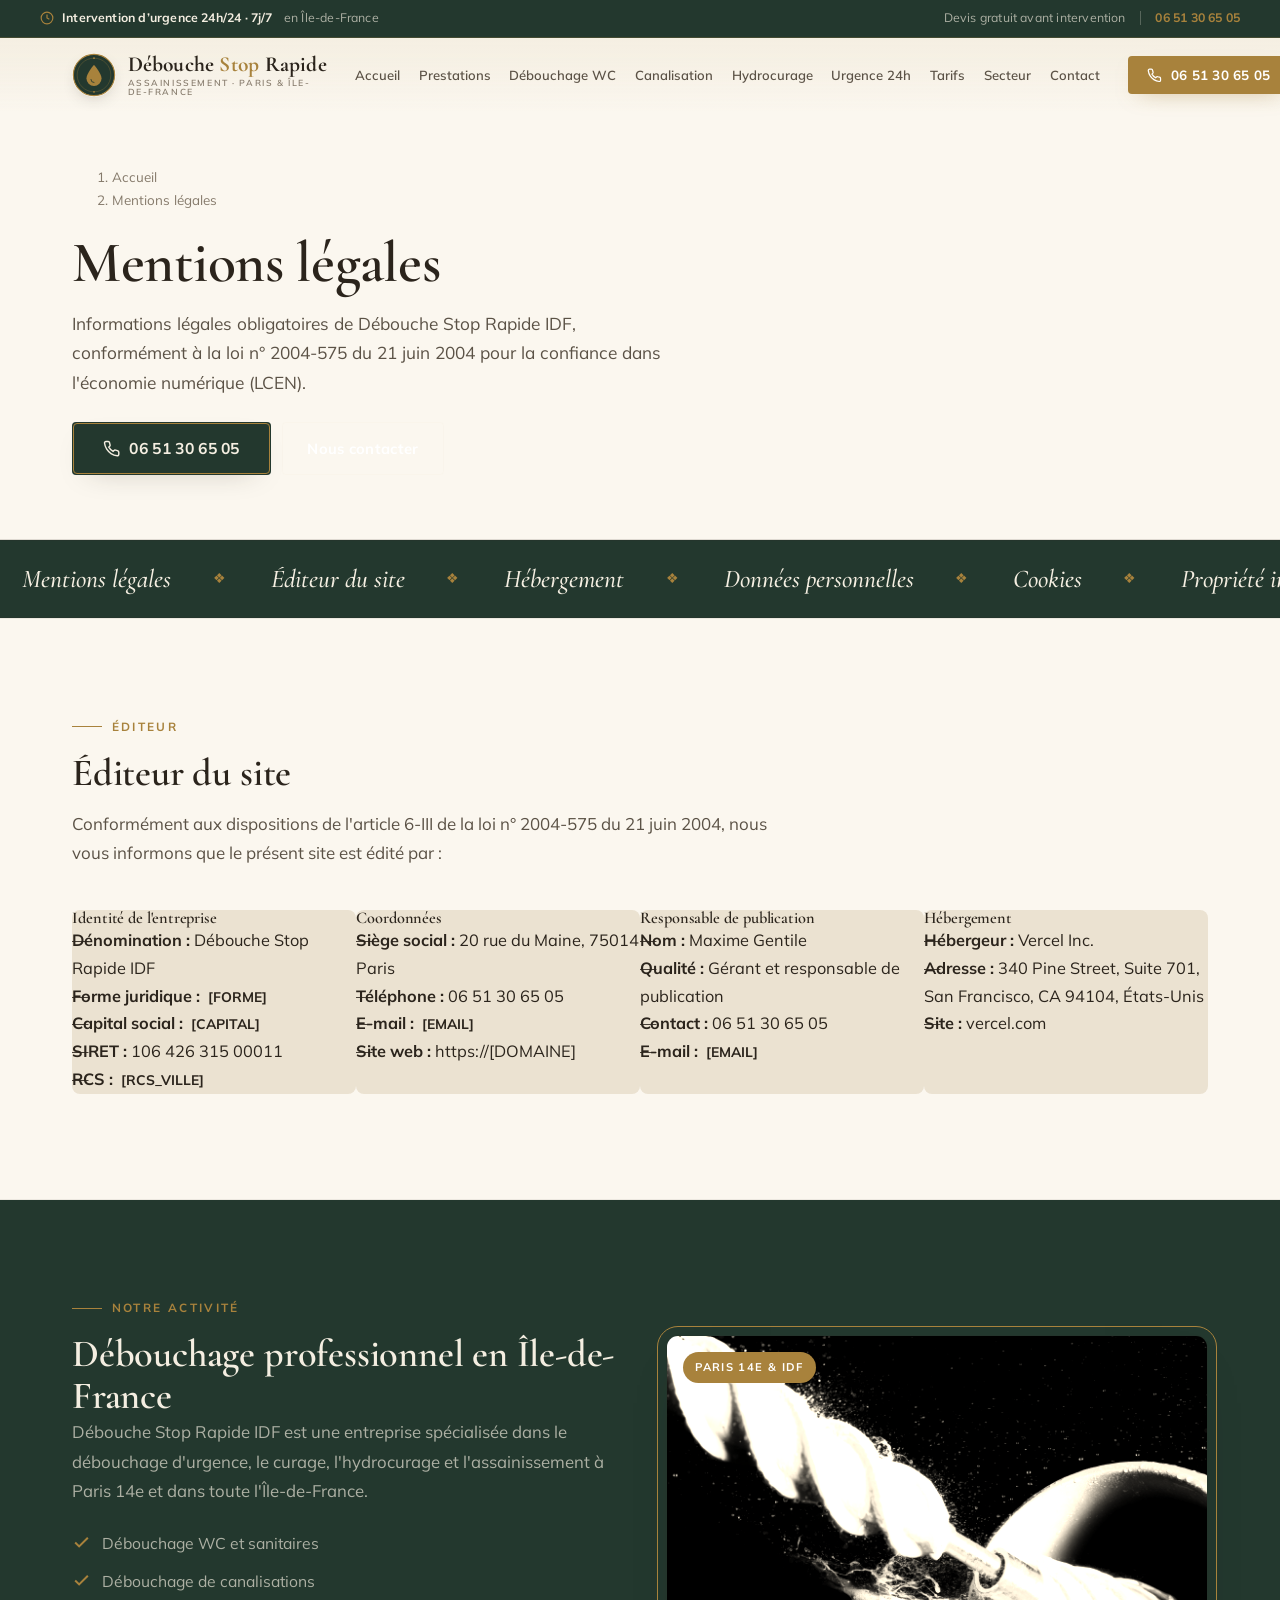
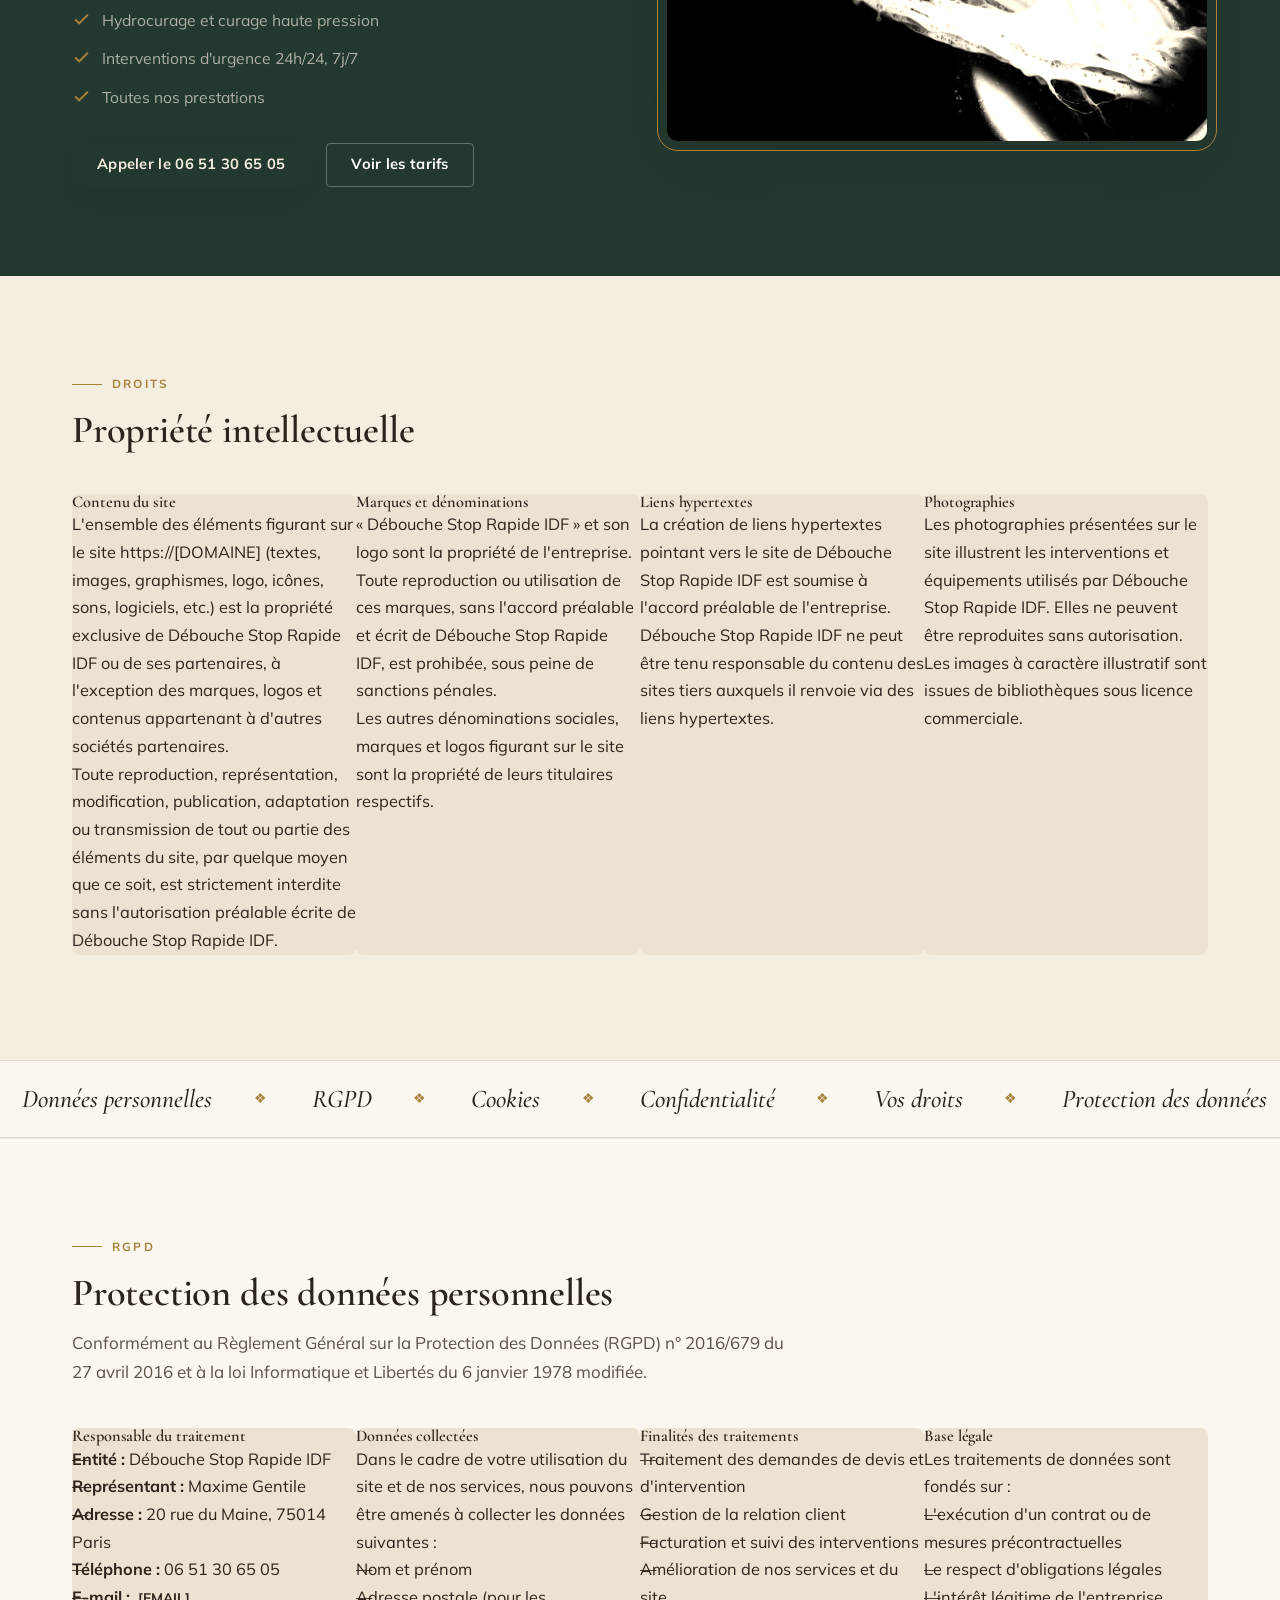
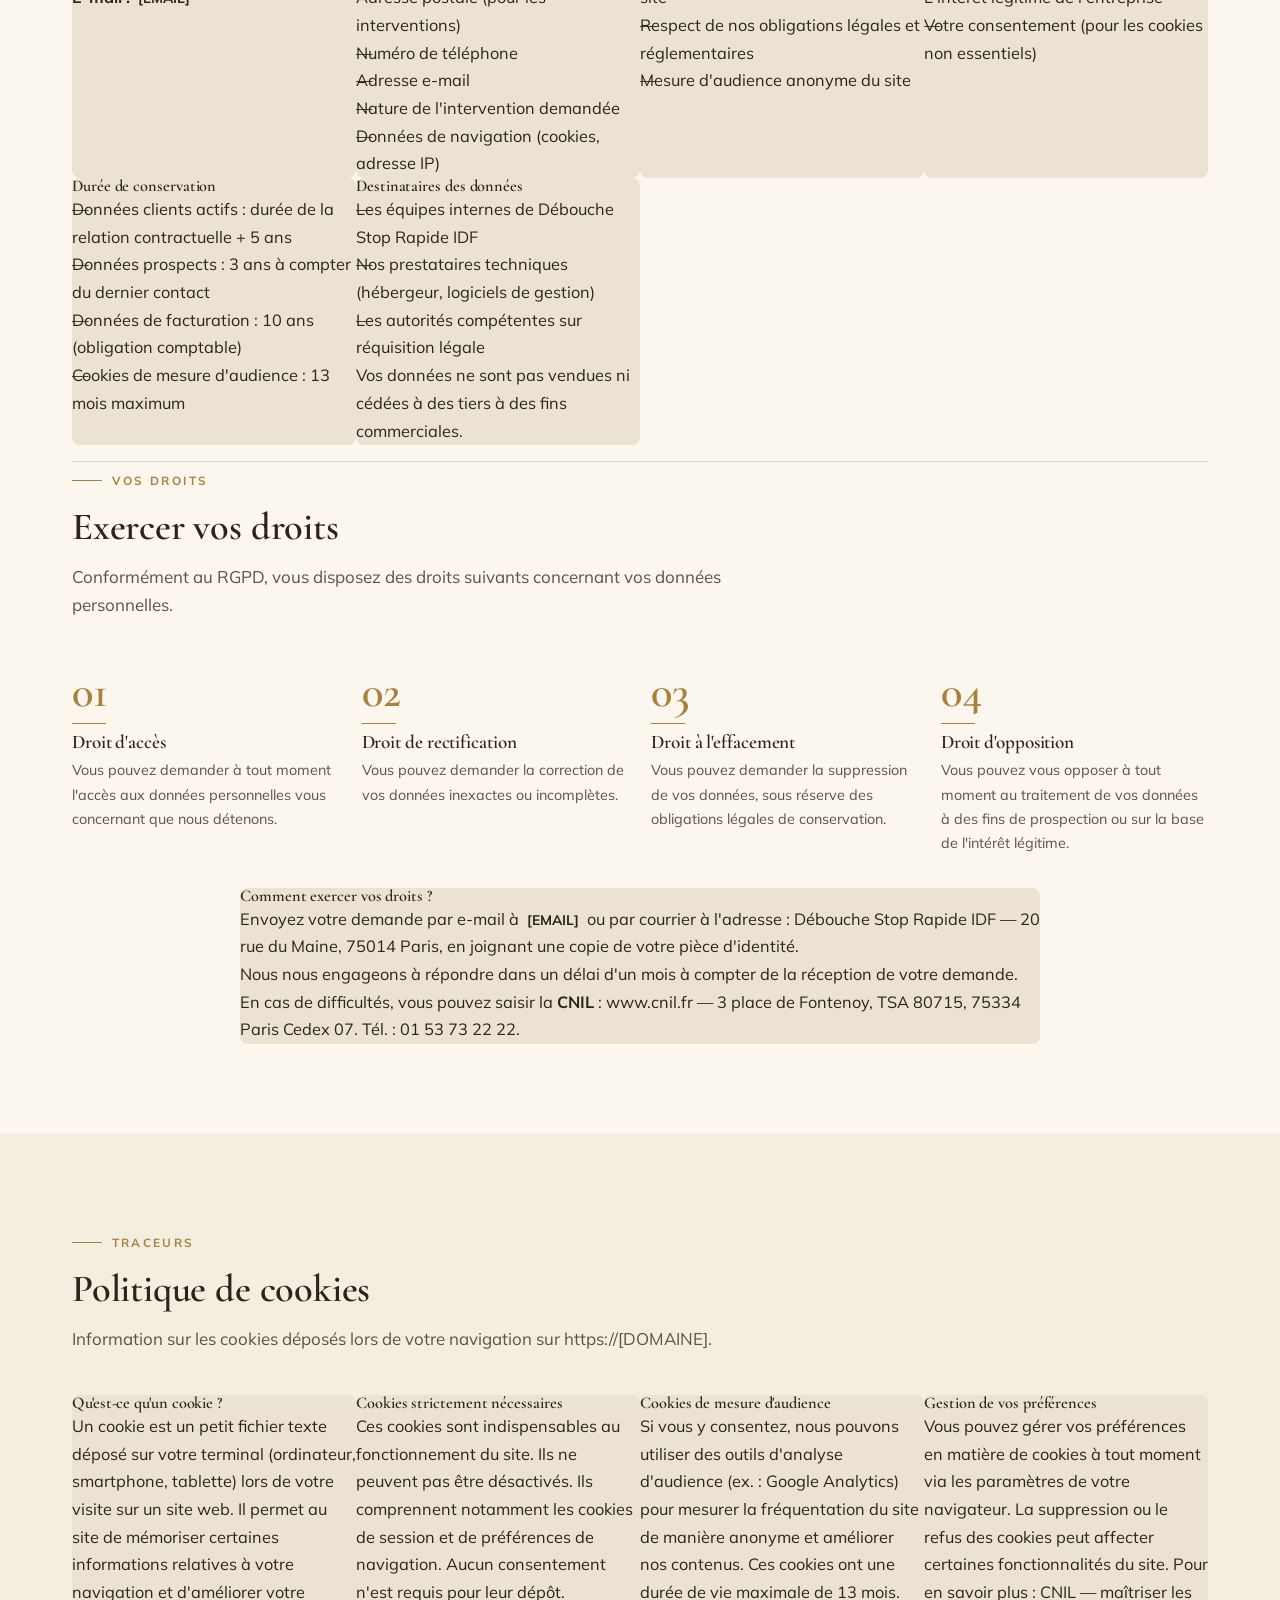
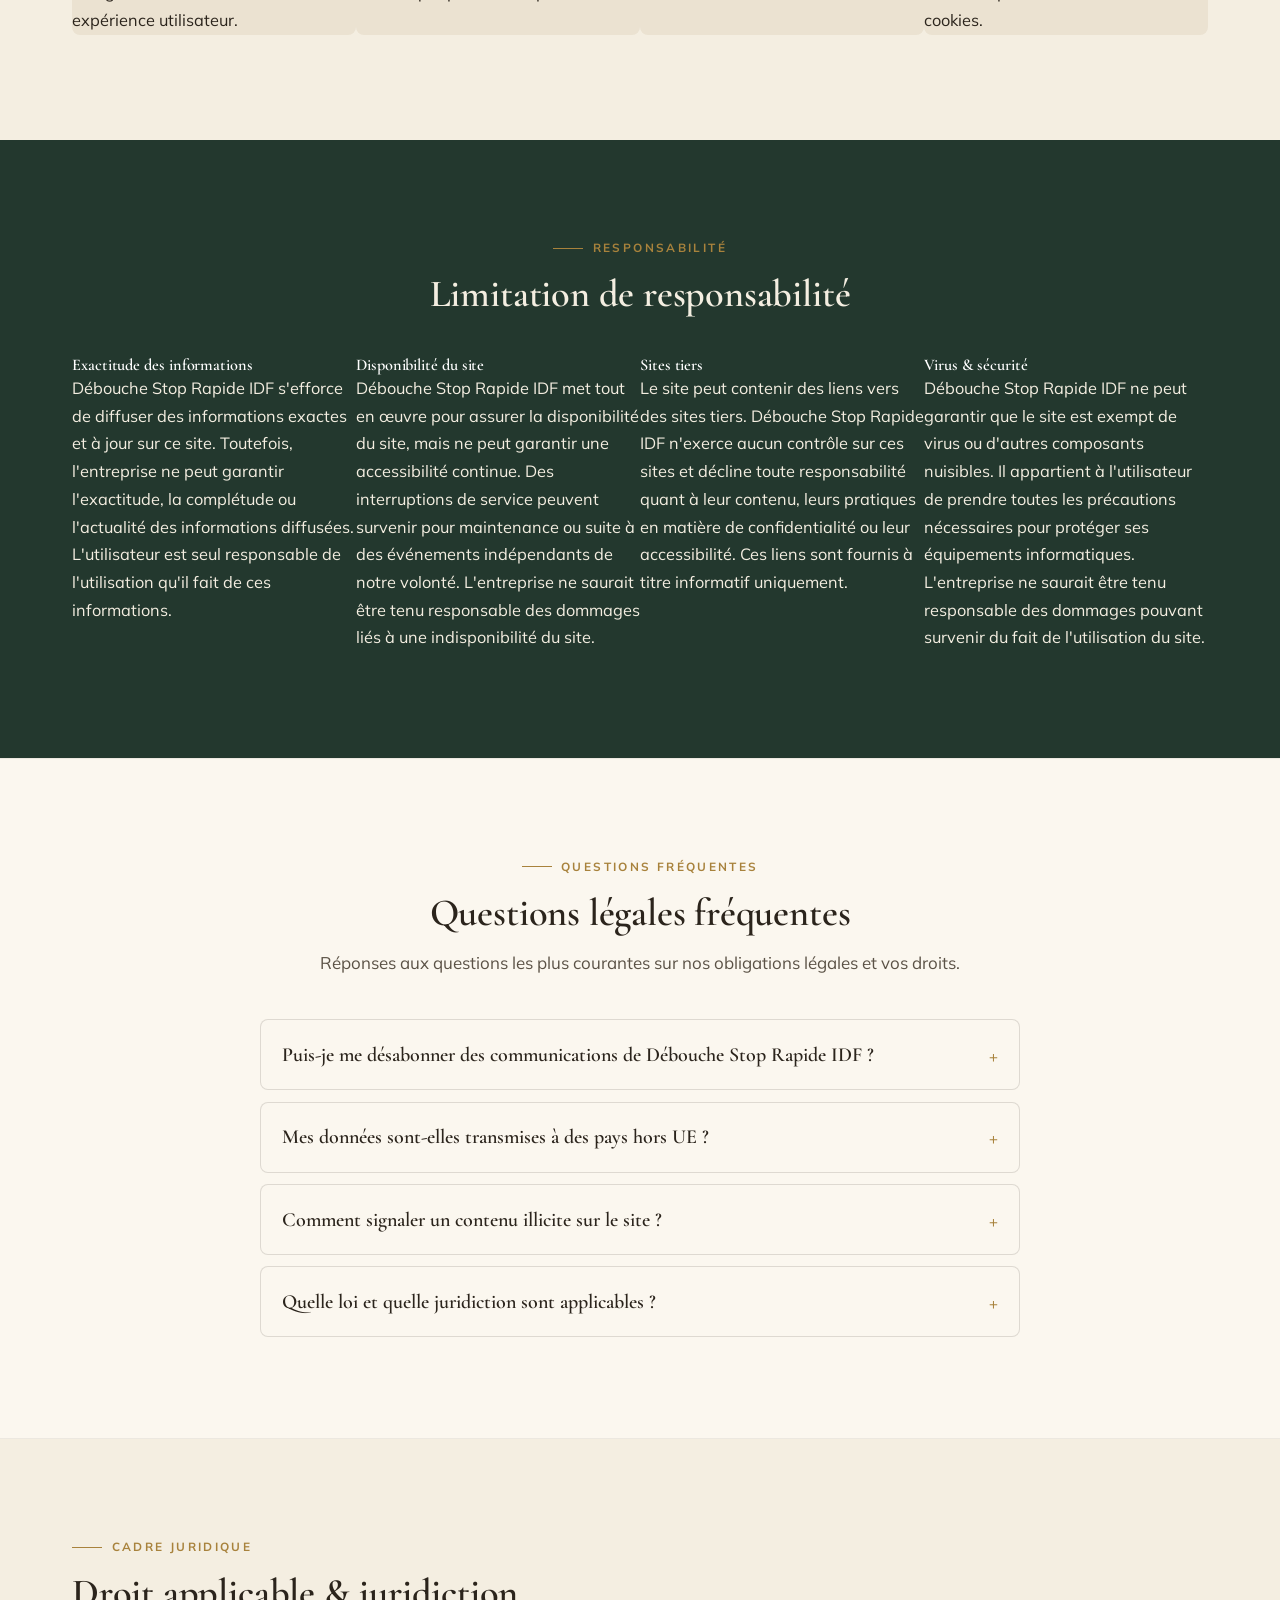
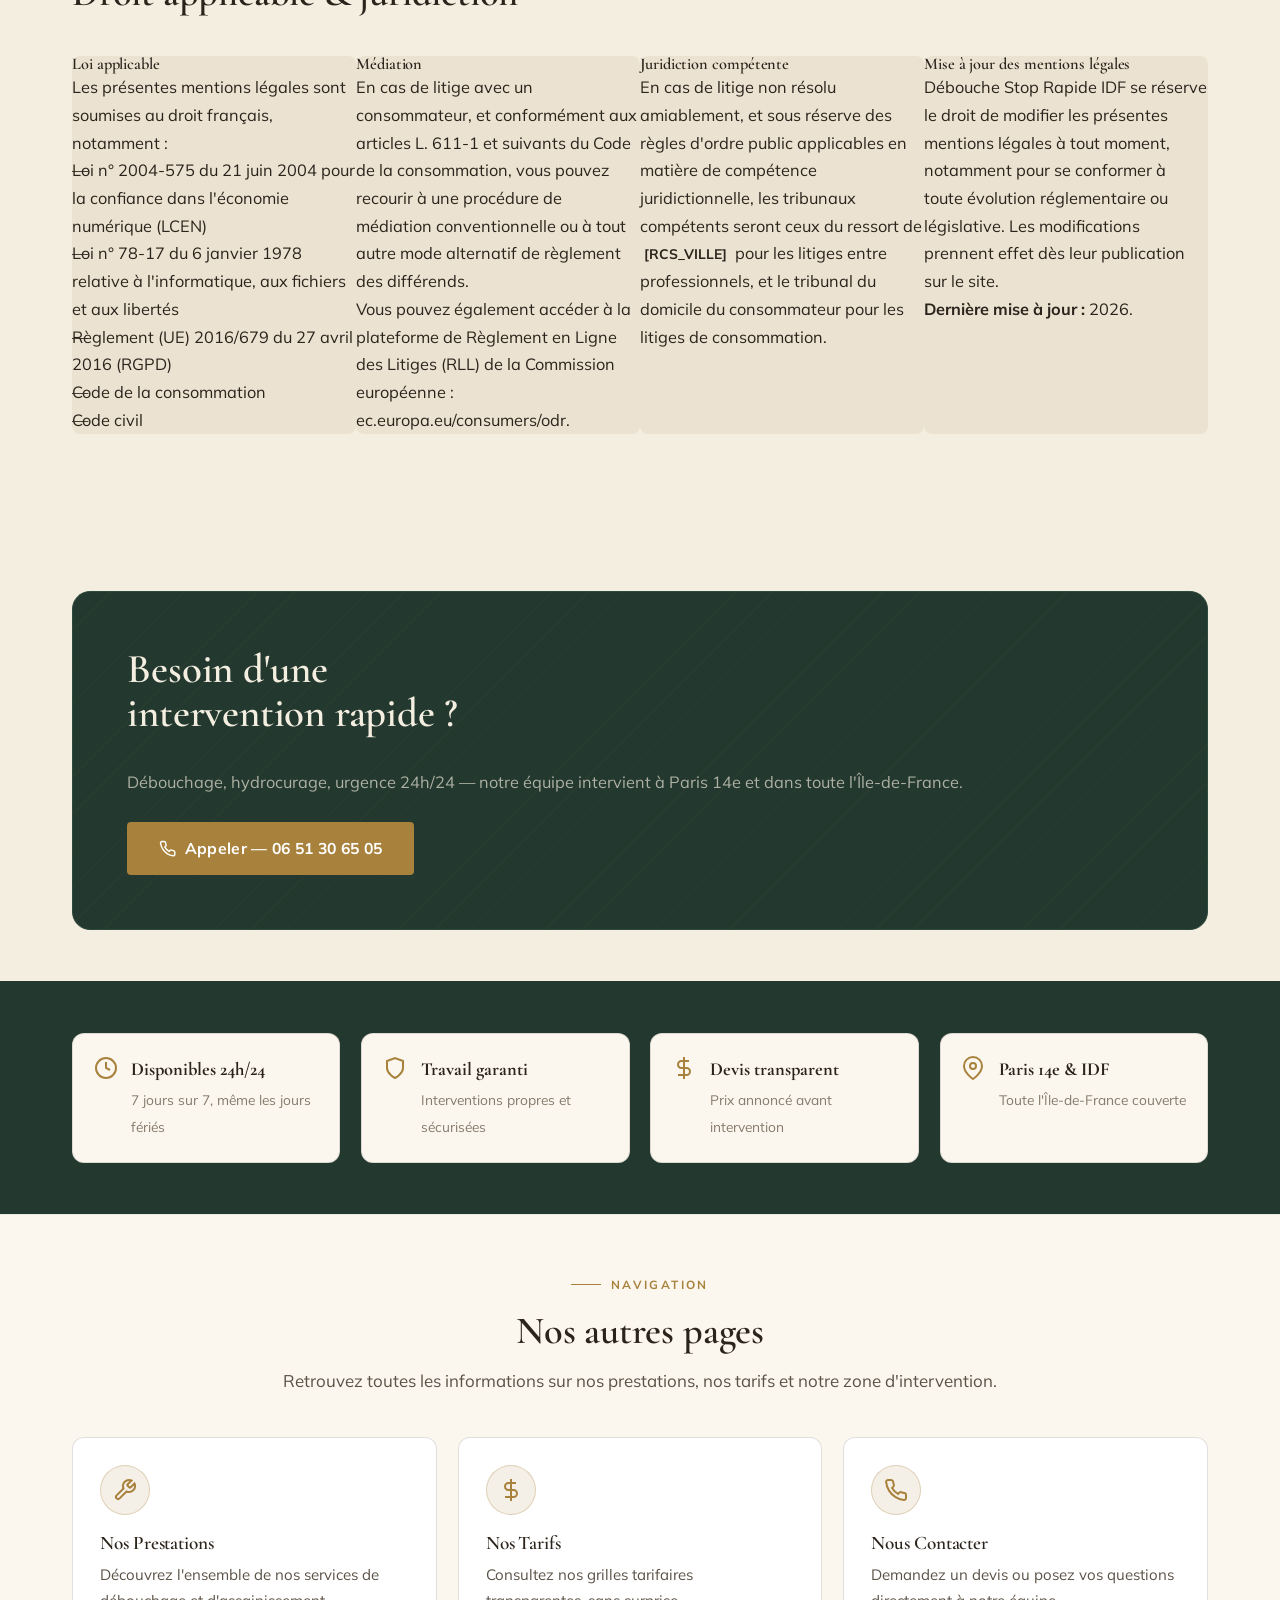
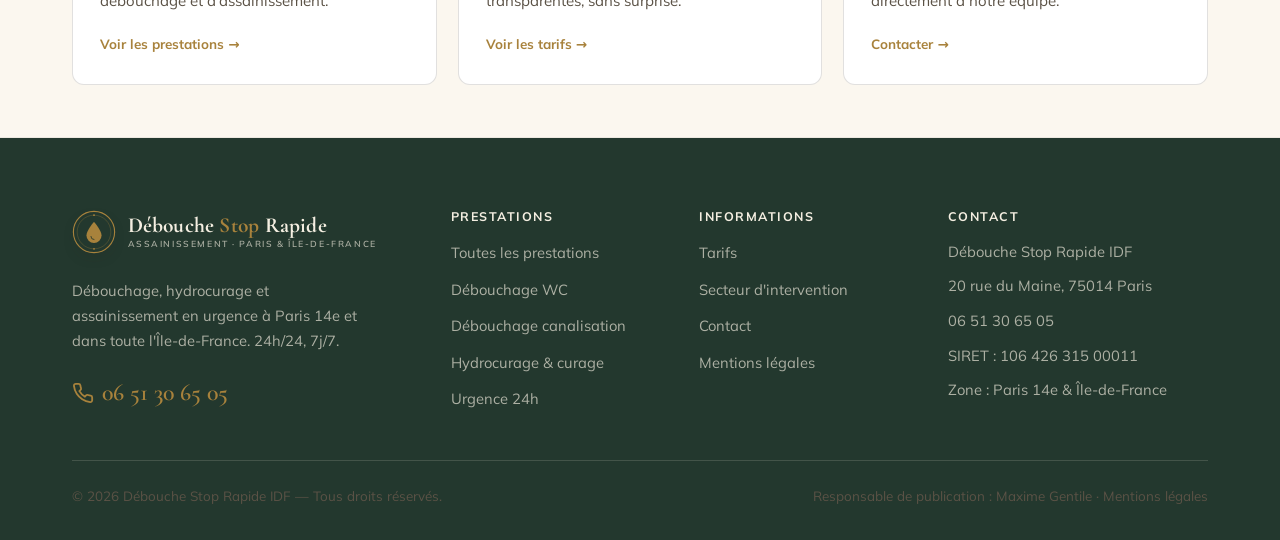
<file: mentions-legales.html>
<!DOCTYPE html>
<html lang="fr">
<head>
  <title>Mentions légales | Débouche Stop Rapide IDF</title>
  <meta name="description" content="Mentions légales de Débouche Stop Rapide IDF, votre spécialiste du débouchage à Paris 14e et en Île-de-France. Contactez-nous au 06 51 30 65 05.">
  <link rel="canonical" href="https://[DOMAINE]/mentions-legales.html">
  <!-- À coller VERBATIM dans <head> de chaque page, APRÈS le <title> et la <meta name="description"> propres à la page -->
  <meta charset="UTF-8" />
  <meta name="viewport" content="width=device-width, initial-scale=1" />
  <meta name="theme-color" content="#0A0A0A" />
  <link rel="preconnect" href="https://fonts.googleapis.com" />
  <link rel="preconnect" href="https://fonts.gstatic.com" crossorigin />
  <link href="https://fonts.googleapis.com/css2?family=Syne:wght@600;700;800&family=Manrope:wght@400;500;600;700;800&display=swap" rel="stylesheet" />
  <link rel="stylesheet" href="assets/css/styles.css" />
  <link rel="icon" href="favicon.svg" type="image/svg+xml" />
  <script src="assets/js/main.js" defer></script>
  <style>
    /* Scoped styles — page-mentions-legales uniquement */
    body.page-mentions-legales .legal-block {
      background: var(--paper);
      border-left: 4px solid var(--lime);
      border-radius: var(--r-sm);
      padding: var(--sp-4) var(--sp-5);
      margin-bottom: var(--sp-4);
    }
    body.page-mentions-legales .legal-block h3 {
      font-size: var(--fs-md);
      margin-bottom: var(--sp-2);
      color: var(--ink);
    }
    body.page-mentions-legales .legal-block p,
    body.page-mentions-legales .legal-block ul {
      font-size: var(--fs-sm);
      color: var(--ink-60);
      margin-bottom: var(--sp-2);
    }
    body.page-mentions-legales .legal-block ul li {
      padding-left: var(--sp-3);
      position: relative;
    }
    body.page-mentions-legales .legal-block ul li::before {
      content: "—";
      color: var(--lime-dim);
      position: absolute;
      left: 0;
    }
    body.page-mentions-legales .legal-placeholder {
      display: inline-block;
      background: var(--lime);
      color: var(--ink);
      font-weight: 700;
      border-radius: 4px;
      padding: 0 4px;
      font-size: 0.85em;
    }
    body.page-mentions-legales .legal-divider {
      border: none;
      border-top: 1px solid var(--line-dark);
      margin-block: var(--sp-5);
    }
    body.page-mentions-legales .legal-grid {
      display: grid;
      grid-template-columns: repeat(auto-fit, minmax(280px, 1fr));
      gap: var(--sp-4);
    }
  </style>
</head>
<body class="page-mentions-legales">

<!-- HEADER -->
<header class="site-header">
  <div class="container nav">
    <a href="index.html" class="brand" aria-label="Débouche Stop Rapide IDF — accueil">
      <svg class="brand__mark" viewBox="0 0 64 64" aria-hidden="true"><rect width="64" height="64" rx="14" fill="#C6FF3A"/><path d="M14 40 L40 40" stroke="#0A0A0A" stroke-width="6" stroke-linecap="round"/><path d="M22 30 L44 30" stroke="#0A0A0A" stroke-width="6" stroke-linecap="round" opacity="0.55"/><path d="M30 20 L48 20" stroke="#0A0A0A" stroke-width="6" stroke-linecap="round" opacity="0.3"/><path d="M40 46 l10 -14 -7 0 4 -12 -16 18 7 0 z" fill="#0A0A0A"/></svg>
      <span>Débouche <strong>Stop</strong> Rapide</span>
    </a>
    <nav class="nav__links" aria-label="Navigation principale">
      <a href="index.html">Accueil</a>
      <a href="nos-prestations.html">Prestations</a>
      <a href="debouchage-wc.html">Débouchage WC</a>
      <a href="debouchage-canalisation.html">Canalisation</a>
      <a href="hydrocurage-curage.html">Hydrocurage</a>
      <a href="urgence-24h.html">Urgence 24h</a>
      <a href="tarifs.html">Tarifs</a>
      <a href="secteur-intervention.html">Secteur</a>
      <a href="contact.html">Contact</a>
    </nav>
    <div class="nav__cta">
      <a href="tel:0651306505" class="btn btn-call">
        <svg viewBox="0 0 24 24" fill="none" stroke="currentColor" stroke-width="2" aria-hidden="true"><path d="M22 16.92v3a2 2 0 0 1-2.18 2 19.79 19.79 0 0 1-8.63-3.07 19.5 19.5 0 0 1-6-6 19.79 19.79 0 0 1-3.07-8.67A2 2 0 0 1 4.11 2h3a2 2 0 0 1 2 1.72c.13.96.36 1.9.7 2.81a2 2 0 0 1-.45 2.11L8.09 9.91a16 16 0 0 0 6 6l1.27-1.27a2 2 0 0 1 2.11-.45c.91.34 1.85.57 2.81.7A2 2 0 0 1 22 16.92z"/></svg>
        06 51 30 65 05
      </a>
      <button class="nav__toggle" aria-expanded="false" aria-controls="mobile-menu" aria-label="Ouvrir le menu"><span></span></button>
    </div>
  </div>
</header>

<!-- MOBILE MENU -->
<nav id="mobile-menu" class="mobile-menu" aria-label="Navigation mobile">
  <a href="index.html">Accueil</a>
  <a href="nos-prestations.html">Prestations</a>
  <a href="debouchage-wc.html">Débouchage WC</a>
  <a href="debouchage-canalisation.html">Canalisation</a>
  <a href="hydrocurage-curage.html">Hydrocurage</a>
  <a href="urgence-24h.html">Urgence 24h</a>
  <a href="tarifs.html">Tarifs</a>
  <a href="secteur-intervention.html">Secteur</a>
  <a href="contact.html">Contact</a>
  <a href="tel:0651306505" class="btn btn-primary btn-block btn-lg">Appeler maintenant</a>
</nav>

<main>

  <!-- PAGE HERO -->
  <section class="page-hero">
    <div class="container">
      <nav class="breadcrumb" aria-label="Fil d'Ariane">
        <ol>
          <li><a href="index.html">Accueil</a></li>
          <li aria-current="page">Mentions légales</li>
        </ol>
      </nav>
      <h1>Mentions légales</h1>
      <p>Informations légales obligatoires de Débouche Stop Rapide IDF, conformément à la loi n° 2004-575 du 21 juin 2004 pour la confiance dans l'économie numérique (LCEN).</p>
      <div class="page-hero__cta">
        <a href="tel:0651306505" class="btn btn-primary btn-lg pulse">
          <svg viewBox="0 0 24 24" fill="none" stroke="currentColor" stroke-width="2" aria-hidden="true" width="20" height="20"><path d="M22 16.92v3a2 2 0 0 1-2.18 2 19.79 19.79 0 0 1-8.63-3.07 19.5 19.5 0 0 1-6-6 19.79 19.79 0 0 1-3.07-8.67A2 2 0 0 1 4.11 2h3a2 2 0 0 1 2 1.72c.13.96.36 1.9.7 2.81a2 2 0 0 1-.45 2.11L8.09 9.91a16 16 0 0 0 6 6l1.27-1.27a2 2 0 0 1 2.11-.45c.91.34 1.85.57 2.81.7A2 2 0 0 1 22 16.92z"/></svg>
          06 51 30 65 05
        </a>
        <a href="contact.html" class="btn btn-ghost on-dark" style="color:#fff">Nous contacter</a>
      </div>
    </div>
  </section>

  <!-- MARQUEE -->
  <div class="marquee marquee--dark" aria-hidden="true">
    <div class="marquee__track" data-speed="55" data-dir="left">
      <span>Mentions légales</span>
      <span>Éditeur du site</span>
      <span>Hébergement</span>
      <span>Données personnelles</span>
      <span>Cookies</span>
      <span>Propriété intellectuelle</span>
      <span>Responsabilité</span>
      <span>Débouche Stop Rapide IDF</span>
    </div>
  </div>

  <!-- SECTION : ÉDITEUR DU SITE -->
  <section class="section section--paper reveal">
    <div class="container">
      <div class="section-head">
        <span class="eyebrow">Éditeur</span>
        <h2>Éditeur du site</h2>
        <p class="lead">Conformément aux dispositions de l'article 6-III de la loi n° 2004-575 du 21 juin 2004, nous vous informons que le présent site est édité par :</p>
      </div>

      <div class="legal-grid reveal-stagger">
        <div class="legal-block">
          <h3>Identité de l'entreprise</h3>
          <ul>
            <li><strong>Dénomination :</strong> Débouche Stop Rapide IDF</li>
            <li><strong>Forme juridique :</strong> <span class="legal-placeholder">[FORME]</span></li>
            <li><strong>Capital social :</strong> <span class="legal-placeholder">[CAPITAL]</span></li>
            <li><strong>SIRET :</strong> 106 426 315 00011</li>
            <li><strong>RCS :</strong> <span class="legal-placeholder">[RCS_VILLE]</span></li>
          </ul>
        </div>

        <div class="legal-block">
          <h3>Coordonnées</h3>
          <ul>
            <li><strong>Siège social :</strong> 20 rue du Maine, 75014 Paris</li>
            <li><strong>Téléphone :</strong> <a href="tel:0651306505">06 51 30 65 05</a></li>
            <li><strong>E-mail :</strong> <span class="legal-placeholder">[EMAIL]</span></li>
            <li><strong>Site web :</strong> <a href="https://[DOMAINE]">https://[DOMAINE]</a></li>
          </ul>
        </div>

        <div class="legal-block">
          <h3>Responsable de publication</h3>
          <ul>
            <li><strong>Nom :</strong> Maxime Gentile</li>
            <li><strong>Qualité :</strong> Gérant et responsable de publication</li>
            <li><strong>Contact :</strong> <a href="tel:0651306505">06 51 30 65 05</a></li>
            <li><strong>E-mail :</strong> <span class="legal-placeholder">[EMAIL]</span></li>
          </ul>
        </div>

        <div class="legal-block">
          <h3>Hébergement</h3>
          <ul>
            <li><strong>Hébergeur :</strong> Vercel Inc.</li>
            <li><strong>Adresse :</strong> 340 Pine Street, Suite 701, San Francisco, CA 94104, États-Unis</li>
            <li><strong>Site :</strong> <a href="https://vercel.com" target="_blank" rel="noopener noreferrer">vercel.com</a></li>
          </ul>
        </div>
      </div>
    </div>
  </section>

  <!-- SECTION : ACTIVITÉ & PRESTATIONS (avec image) -->
  <section class="section section--dark reveal">
    <div class="container">
      <div class="media-split">
        <div>
          <span class="eyebrow">Notre activité</span>
          <h2>Débouchage professionnel en Île-de-France</h2>
          <p class="lead">Débouche Stop Rapide IDF est une entreprise spécialisée dans le débouchage d'urgence, le curage, l'hydrocurage et l'assainissement à Paris 14e et dans toute l'Île-de-France.</p>
          <ul class="ticks" style="margin-top:1.5rem">
            <li>
              <svg viewBox="0 0 24 24" fill="none" stroke="currentColor" stroke-width="2.5" width="18" height="18" aria-hidden="true"><polyline points="20 6 9 17 4 12"/></svg>
              <a href="debouchage-wc.html">Débouchage WC et sanitaires</a>
            </li>
            <li>
              <svg viewBox="0 0 24 24" fill="none" stroke="currentColor" stroke-width="2.5" width="18" height="18" aria-hidden="true"><polyline points="20 6 9 17 4 12"/></svg>
              <a href="debouchage-canalisation.html">Débouchage de canalisations</a>
            </li>
            <li>
              <svg viewBox="0 0 24 24" fill="none" stroke="currentColor" stroke-width="2.5" width="18" height="18" aria-hidden="true"><polyline points="20 6 9 17 4 12"/></svg>
              <a href="hydrocurage-curage.html">Hydrocurage et curage haute pression</a>
            </li>
            <li>
              <svg viewBox="0 0 24 24" fill="none" stroke="currentColor" stroke-width="2.5" width="18" height="18" aria-hidden="true"><polyline points="20 6 9 17 4 12"/></svg>
              <a href="urgence-24h.html">Interventions d'urgence 24h/24, 7j/7</a>
            </li>
            <li>
              <svg viewBox="0 0 24 24" fill="none" stroke="currentColor" stroke-width="2.5" width="18" height="18" aria-hidden="true"><polyline points="20 6 9 17 4 12"/></svg>
              <a href="nos-prestations.html">Toutes nos prestations</a>
            </li>
          </ul>
          <div style="margin-top:2rem;display:flex;gap:1rem;flex-wrap:wrap;">
            <a href="tel:0651306505" class="btn btn-primary">Appeler le 06 51 30 65 05</a>
            <a href="tarifs.html" class="btn btn-ghost on-dark" style="color:#fff">Voir les tarifs</a>
          </div>
        </div>
        <div>
          <div class="media-frame media-frame--wide reveal-x">
            <img src="assets/images/intervention.jpg" alt="Technicien Débouche Stop Rapide IDF en intervention de débouchage à Paris 14e" loading="lazy" />
            <div class="media-tag">Paris 14e & IDF</div>
          </div>
        </div>
      </div>
    </div>
  </section>

  <!-- SECTION : PROPRIÉTÉ INTELLECTUELLE -->
  <section class="section reveal">
    <div class="container">
      <div class="section-head">
        <span class="eyebrow">Droits</span>
        <h2>Propriété intellectuelle</h2>
      </div>

      <div class="legal-grid reveal-stagger">
        <div class="legal-block">
          <h3>Contenu du site</h3>
          <p>L'ensemble des éléments figurant sur le site <a href="https://[DOMAINE]">https://[DOMAINE]</a> (textes, images, graphismes, logo, icônes, sons, logiciels, etc.) est la propriété exclusive de Débouche Stop Rapide IDF ou de ses partenaires, à l'exception des marques, logos et contenus appartenant à d'autres sociétés partenaires.</p>
          <p>Toute reproduction, représentation, modification, publication, adaptation ou transmission de tout ou partie des éléments du site, par quelque moyen que ce soit, est strictement interdite sans l'autorisation préalable écrite de Débouche Stop Rapide IDF.</p>
        </div>

        <div class="legal-block">
          <h3>Marques et dénominations</h3>
          <p>« Débouche Stop Rapide IDF » et son logo sont la propriété de l'entreprise. Toute reproduction ou utilisation de ces marques, sans l'accord préalable et écrit de Débouche Stop Rapide IDF, est prohibée, sous peine de sanctions pénales.</p>
          <p>Les autres dénominations sociales, marques et logos figurant sur le site sont la propriété de leurs titulaires respectifs.</p>
        </div>

        <div class="legal-block">
          <h3>Liens hypertextes</h3>
          <p>La création de liens hypertextes pointant vers le site de Débouche Stop Rapide IDF est soumise à l'accord préalable de l'entreprise. Débouche Stop Rapide IDF ne peut être tenu responsable du contenu des sites tiers auxquels il renvoie via des liens hypertextes.</p>
        </div>

        <div class="legal-block">
          <h3>Photographies</h3>
          <p>Les photographies présentées sur le site illustrent les interventions et équipements utilisés par Débouche Stop Rapide IDF. Elles ne peuvent être reproduites sans autorisation. Les images à caractère illustratif sont issues de bibliothèques sous licence commerciale.</p>
        </div>
      </div>
    </div>
  </section>

  <!-- MARQUEE 2 -->
  <div class="marquee" aria-hidden="true">
    <div class="marquee__track" data-speed="60" data-dir="right">
      <span>Données personnelles</span>
      <span>RGPD</span>
      <span>Cookies</span>
      <span>Confidentialité</span>
      <span>Vos droits</span>
      <span>Protection des données</span>
      <span>CNIL</span>
    </div>
  </div>

  <!-- SECTION : DONNÉES PERSONNELLES & RGPD -->
  <section class="section section--paper reveal">
    <div class="container">
      <div class="section-head">
        <span class="eyebrow">RGPD</span>
        <h2>Protection des données personnelles</h2>
        <p>Conformément au Règlement Général sur la Protection des Données (RGPD) n° 2016/679 du 27 avril 2016 et à la loi Informatique et Libertés du 6 janvier 1978 modifiée.</p>
      </div>

      <div class="legal-grid reveal-stagger">
        <div class="legal-block">
          <h3>Responsable du traitement</h3>
          <ul>
            <li><strong>Entité :</strong> Débouche Stop Rapide IDF</li>
            <li><strong>Représentant :</strong> Maxime Gentile</li>
            <li><strong>Adresse :</strong> 20 rue du Maine, 75014 Paris</li>
            <li><strong>Téléphone :</strong> <a href="tel:0651306505">06 51 30 65 05</a></li>
            <li><strong>E-mail :</strong> <span class="legal-placeholder">[EMAIL]</span></li>
          </ul>
        </div>

        <div class="legal-block">
          <h3>Données collectées</h3>
          <p>Dans le cadre de votre utilisation du site et de nos services, nous pouvons être amenés à collecter les données suivantes :</p>
          <ul>
            <li>Nom et prénom</li>
            <li>Adresse postale (pour les interventions)</li>
            <li>Numéro de téléphone</li>
            <li>Adresse e-mail</li>
            <li>Nature de l'intervention demandée</li>
            <li>Données de navigation (cookies, adresse IP)</li>
          </ul>
        </div>

        <div class="legal-block">
          <h3>Finalités des traitements</h3>
          <ul>
            <li>Traitement des demandes de devis et d'intervention</li>
            <li>Gestion de la relation client</li>
            <li>Facturation et suivi des interventions</li>
            <li>Amélioration de nos services et du site</li>
            <li>Respect de nos obligations légales et réglementaires</li>
            <li>Mesure d'audience anonyme du site</li>
          </ul>
        </div>

        <div class="legal-block">
          <h3>Base légale</h3>
          <p>Les traitements de données sont fondés sur :</p>
          <ul>
            <li>L'exécution d'un contrat ou de mesures précontractuelles</li>
            <li>Le respect d'obligations légales</li>
            <li>L'intérêt légitime de l'entreprise</li>
            <li>Votre consentement (pour les cookies non essentiels)</li>
          </ul>
        </div>

        <div class="legal-block">
          <h3>Durée de conservation</h3>
          <ul>
            <li>Données clients actifs : durée de la relation contractuelle + 5 ans</li>
            <li>Données prospects : 3 ans à compter du dernier contact</li>
            <li>Données de facturation : 10 ans (obligation comptable)</li>
            <li>Cookies de mesure d'audience : 13 mois maximum</li>
          </ul>
        </div>

        <div class="legal-block">
          <h3>Destinataires des données</h3>
          <ul>
            <li>Les équipes internes de Débouche Stop Rapide IDF</li>
            <li>Nos prestataires techniques (hébergeur, logiciels de gestion)</li>
            <li>Les autorités compétentes sur réquisition légale</li>
          </ul>
          <p>Vos données ne sont pas vendues ni cédées à des tiers à des fins commerciales.</p>
        </div>
      </div>

      <hr class="legal-divider">

      <!-- VOSS droits -->
      <div class="section-head" style="margin-top:0">
        <span class="eyebrow">Vos droits</span>
        <h2>Exercer vos droits</h2>
        <p>Conformément au RGPD, vous disposez des droits suivants concernant vos données personnelles.</p>
      </div>

      <div class="steps reveal-stagger">
        <div class="step">
          <span class="step__n">01</span>
          <h3>Droit d'accès</h3>
          <p>Vous pouvez demander à tout moment l'accès aux données personnelles vous concernant que nous détenons.</p>
        </div>
        <div class="step">
          <span class="step__n">02</span>
          <h3>Droit de rectification</h3>
          <p>Vous pouvez demander la correction de vos données inexactes ou incomplètes.</p>
        </div>
        <div class="step">
          <span class="step__n">03</span>
          <h3>Droit à l'effacement</h3>
          <p>Vous pouvez demander la suppression de vos données, sous réserve des obligations légales de conservation.</p>
        </div>
        <div class="step">
          <span class="step__n">04</span>
          <h3>Droit d'opposition</h3>
          <p>Vous pouvez vous opposer à tout moment au traitement de vos données à des fins de prospection ou sur la base de l'intérêt légitime.</p>
        </div>
      </div>

      <div class="legal-block reveal" style="margin-top:2rem">
        <h3>Comment exercer vos droits ?</h3>
        <p>Envoyez votre demande par e-mail à <span class="legal-placeholder">[EMAIL]</span> ou par courrier à l'adresse : Débouche Stop Rapide IDF — 20 rue du Maine, 75014 Paris, en joignant une copie de votre pièce d'identité.</p>
        <p>Nous nous engageons à répondre dans un délai d'un mois à compter de la réception de votre demande. En cas de difficultés, vous pouvez saisir la <strong>CNIL</strong> : <a href="https://www.cnil.fr" target="_blank" rel="noopener noreferrer">www.cnil.fr</a> — 3 place de Fontenoy, TSA 80715, 75334 Paris Cedex 07. Tél. : 01 53 73 22 22.</p>
      </div>
    </div>
  </section>

  <!-- SECTION : COOKIES -->
  <section class="section reveal">
    <div class="container">
      <div class="section-head">
        <span class="eyebrow">Traceurs</span>
        <h2>Politique de cookies</h2>
        <p>Information sur les cookies déposés lors de votre navigation sur <a href="https://[DOMAINE]">https://[DOMAINE]</a>.</p>
      </div>

      <div class="legal-grid reveal-stagger">
        <div class="legal-block">
          <h3>Qu'est-ce qu'un cookie ?</h3>
          <p>Un cookie est un petit fichier texte déposé sur votre terminal (ordinateur, smartphone, tablette) lors de votre visite sur un site web. Il permet au site de mémoriser certaines informations relatives à votre navigation et d'améliorer votre expérience utilisateur.</p>
        </div>

        <div class="legal-block">
          <h3>Cookies strictement nécessaires</h3>
          <p>Ces cookies sont indispensables au fonctionnement du site. Ils ne peuvent pas être désactivés. Ils comprennent notamment les cookies de session et de préférences de navigation. Aucun consentement n'est requis pour leur dépôt.</p>
        </div>

        <div class="legal-block">
          <h3>Cookies de mesure d'audience</h3>
          <p>Si vous y consentez, nous pouvons utiliser des outils d'analyse d'audience (ex. : Google Analytics) pour mesurer la fréquentation du site de manière anonyme et améliorer nos contenus. Ces cookies ont une durée de vie maximale de 13 mois.</p>
        </div>

        <div class="legal-block">
          <h3>Gestion de vos préférences</h3>
          <p>Vous pouvez gérer vos préférences en matière de cookies à tout moment via les paramètres de votre navigateur. La suppression ou le refus des cookies peut affecter certaines fonctionnalités du site. Pour en savoir plus : <a href="https://www.cnil.fr/fr/cookies-les-outils-pour-les-maitriser" target="_blank" rel="noopener noreferrer">CNIL — maîtriser les cookies</a>.</p>
        </div>
      </div>
    </div>
  </section>

  <!-- SECTION : RESPONSABILITÉ & LIENS -->
  <section class="section section--dark reveal">
    <div class="container">
      <div class="section-head section-head--center">
        <span class="eyebrow">Responsabilité</span>
        <h2>Limitation de responsabilité</h2>
      </div>

      <div class="legal-grid reveal-stagger">
        <div class="legal-block" style="background:var(--ink-80);border-color:var(--lime)">
          <h3 style="color:var(--white)">Exactitude des informations</h3>
          <p style="color:var(--muted)">Débouche Stop Rapide IDF s'efforce de diffuser des informations exactes et à jour sur ce site. Toutefois, l'entreprise ne peut garantir l'exactitude, la complétude ou l'actualité des informations diffusées. L'utilisateur est seul responsable de l'utilisation qu'il fait de ces informations.</p>
        </div>

        <div class="legal-block" style="background:var(--ink-80);border-color:var(--lime)">
          <h3 style="color:var(--white)">Disponibilité du site</h3>
          <p style="color:var(--muted)">Débouche Stop Rapide IDF met tout en œuvre pour assurer la disponibilité du site, mais ne peut garantir une accessibilité continue. Des interruptions de service peuvent survenir pour maintenance ou suite à des événements indépendants de notre volonté. L'entreprise ne saurait être tenu responsable des dommages liés à une indisponibilité du site.</p>
        </div>

        <div class="legal-block" style="background:var(--ink-80);border-color:var(--lime)">
          <h3 style="color:var(--white)">Sites tiers</h3>
          <p style="color:var(--muted)">Le site peut contenir des liens vers des sites tiers. Débouche Stop Rapide IDF n'exerce aucun contrôle sur ces sites et décline toute responsabilité quant à leur contenu, leurs pratiques en matière de confidentialité ou leur accessibilité. Ces liens sont fournis à titre informatif uniquement.</p>
        </div>

        <div class="legal-block" style="background:var(--ink-80);border-color:var(--lime)">
          <h3 style="color:var(--white)">Virus & sécurité</h3>
          <p style="color:var(--muted)">Débouche Stop Rapide IDF ne peut garantir que le site est exempt de virus ou d'autres composants nuisibles. Il appartient à l'utilisateur de prendre toutes les précautions nécessaires pour protéger ses équipements informatiques. L'entreprise ne saurait être tenu responsable des dommages pouvant survenir du fait de l'utilisation du site.</p>
        </div>
      </div>
    </div>
  </section>

  <!-- SECTION : FAQ -->
  <section class="section section--paper reveal">
    <div class="container">
      <div class="section-head section-head--center">
        <span class="eyebrow">Questions fréquentes</span>
        <h2>Questions légales fréquentes</h2>
        <p>Réponses aux questions les plus courantes sur nos obligations légales et vos droits.</p>
      </div>

      <div class="faq reveal-stagger" style="max-width:760px;margin-inline:auto">
        <details>
          <summary>Puis-je me désabonner des communications de Débouche Stop Rapide IDF ?</summary>
          <p>Oui, vous pouvez à tout moment demander à ne plus recevoir de communications commerciales en envoyant un e-mail à <span class="legal-placeholder">[EMAIL]</span> ou en vous désinscrivant via le lien présent dans chaque e-mail. Votre demande sera traitée dans les meilleurs délais et sans frais.</p>
        </details>
        <details>
          <summary>Mes données sont-elles transmises à des pays hors UE ?</summary>
          <p>Vos données sont en principe hébergées et traitées au sein de l'Union européenne. Si un transfert hors UE devait être effectué (par exemple via certains prestataires techniques), il serait encadré par des garanties appropriées (clauses contractuelles types approuvées par la Commission européenne).</p>
        </details>
        <details>
          <summary>Comment signaler un contenu illicite sur le site ?</summary>
          <p>Pour signaler un contenu illicite ou contraire à la réglementation, vous pouvez contacter le responsable de publication Maxime Gentile par e-mail à <span class="legal-placeholder">[EMAIL]</span> ou par téléphone au <a href="tel:0651306505">06 51 30 65 05</a>. Nous nous engageons à traiter votre signalement dans les meilleurs délais.</p>
        </details>
        <details>
          <summary>Quelle loi et quelle juridiction sont applicables ?</summary>
          <p>Les présentes mentions légales sont régies par le droit français. En cas de litige relatif à l'utilisation du site et non résolu amiablement, les tribunaux français seront seuls compétents. Pour tout litige concernant les données personnelles, vous pouvez saisir la CNIL (<a href="https://www.cnil.fr" target="_blank" rel="noopener noreferrer">cnil.fr</a>).</p>
        </details>
      </div>
    </div>
  </section>

  <!-- SECTION : DROIT APPLICABLE -->
  <section class="section reveal">
    <div class="container">
      <div class="section-head">
        <span class="eyebrow">Cadre juridique</span>
        <h2>Droit applicable & juridiction</h2>
      </div>

      <div class="legal-grid reveal-stagger">
        <div class="legal-block">
          <h3>Loi applicable</h3>
          <p>Les présentes mentions légales sont soumises au droit français, notamment :</p>
          <ul>
            <li>Loi n° 2004-575 du 21 juin 2004 pour la confiance dans l'économie numérique (LCEN)</li>
            <li>Loi n° 78-17 du 6 janvier 1978 relative à l'informatique, aux fichiers et aux libertés</li>
            <li>Règlement (UE) 2016/679 du 27 avril 2016 (RGPD)</li>
            <li>Code de la consommation</li>
            <li>Code civil</li>
          </ul>
        </div>

        <div class="legal-block">
          <h3>Médiation</h3>
          <p>En cas de litige avec un consommateur, et conformément aux articles L. 611-1 et suivants du Code de la consommation, vous pouvez recourir à une procédure de médiation conventionnelle ou à tout autre mode alternatif de règlement des différends.</p>
          <p>Vous pouvez également accéder à la plateforme de Règlement en Ligne des Litiges (RLL) de la Commission européenne : <a href="https://ec.europa.eu/consumers/odr" target="_blank" rel="noopener noreferrer">ec.europa.eu/consumers/odr</a>.</p>
        </div>

        <div class="legal-block">
          <h3>Juridiction compétente</h3>
          <p>En cas de litige non résolu amiablement, et sous réserve des règles d'ordre public applicables en matière de compétence juridictionnelle, les tribunaux compétents seront ceux du ressort de <span class="legal-placeholder">[RCS_VILLE]</span> pour les litiges entre professionnels, et le tribunal du domicile du consommateur pour les litiges de consommation.</p>
        </div>

        <div class="legal-block">
          <h3>Mise à jour des mentions légales</h3>
          <p>Débouche Stop Rapide IDF se réserve le droit de modifier les présentes mentions légales à tout moment, notamment pour se conformer à toute évolution réglementaire ou législative. Les modifications prennent effet dès leur publication sur le site.</p>
          <p><strong>Dernière mise à jour :</strong> <span data-year>2026</span>.</p>
        </div>
      </div>
    </div>
  </section>

  <!-- CTA BAND -->
  <section class="section section--tight">
    <div class="container">
      <div class="cta-band reveal">
        <div class="cta-band__lines" aria-hidden="true"></div>
        <div class="cta-band__inner">
          <h2>Besoin d'une intervention rapide ?</h2>
          <p>Débouchage, hydrocurage, urgence 24h/24 — notre équipe intervient à Paris 14e et dans toute l'Île-de-France.</p>
          <a href="tel:0651306505" class="btn btn-call btn-lg">
            <svg viewBox="0 0 24 24" fill="none" stroke="currentColor" stroke-width="2" aria-hidden="true" width="22" height="22"><path d="M22 16.92v3a2 2 0 0 1-2.18 2 19.79 19.79 0 0 1-8.63-3.07 19.5 19.5 0 0 1-6-6 19.79 19.79 0 0 1-3.07-8.67A2 2 0 0 1 4.11 2h3a2 2 0 0 1 2 1.72c.13.96.36 1.9.7 2.81a2 2 0 0 1-.45 2.11L8.09 9.91a16 16 0 0 0 6 6l1.27-1.27a2 2 0 0 1 2.11-.45c.91.34 1.85.57 2.81.7A2 2 0 0 1 22 16.92z"/></svg>
            Appeler — 06 51 30 65 05
          </a>
        </div>
      </div>
    </div>
  </section>

  <!-- REASSURANCE -->
  <section class="section section--dark section--tight reveal-stagger">
    <div class="container">
      <div class="reassure">
        <div class="reassure__item">
          <svg viewBox="0 0 24 24" fill="none" stroke="currentColor" stroke-width="2" width="28" height="28" aria-hidden="true"><circle cx="12" cy="12" r="10"/><polyline points="12 6 12 12 16 14"/></svg>
          <div><strong>Disponibles 24h/24</strong><span>7 jours sur 7, même les jours fériés</span></div>
        </div>
        <div class="reassure__item">
          <svg viewBox="0 0 24 24" fill="none" stroke="currentColor" stroke-width="2" width="28" height="28" aria-hidden="true"><path d="M12 22s8-4 8-10V5l-8-3-8 3v7c0 6 8 10 8 10z"/></svg>
          <div><strong>Travail garanti</strong><span>Interventions propres et sécurisées</span></div>
        </div>
        <div class="reassure__item">
          <svg viewBox="0 0 24 24" fill="none" stroke="currentColor" stroke-width="2" width="28" height="28" aria-hidden="true"><line x1="12" y1="1" x2="12" y2="23"/><path d="M17 5H9.5a3.5 3.5 0 0 0 0 7h5a3.5 3.5 0 0 1 0 7H6"/></svg>
          <div><strong>Devis transparent</strong><span>Prix annoncé avant intervention</span></div>
        </div>
        <div class="reassure__item">
          <svg viewBox="0 0 24 24" fill="none" stroke="currentColor" stroke-width="2" width="28" height="28" aria-hidden="true"><path d="M21 10c0 7-9 13-9 13s-9-6-9-13a9 9 0 0 1 18 0z"/><circle cx="12" cy="10" r="3"/></svg>
          <div><strong>Paris 14e & IDF</strong><span>Toute l'Île-de-France couverte</span></div>
        </div>
      </div>
    </div>
  </section>

  <!-- MAILLAGE INTERNE -->
  <section class="section section--paper section--tight reveal">
    <div class="container">
      <div class="section-head section-head--center">
        <span class="eyebrow">Navigation</span>
        <h2>Nos autres pages</h2>
        <p>Retrouvez toutes les informations sur nos prestations, nos tarifs et notre zone d'intervention.</p>
      </div>
      <div class="grid grid-3 reveal-stagger">
        <a href="nos-prestations.html" class="card card--service" data-tilt>
          <div class="card__icon">
            <svg viewBox="0 0 24 24" fill="none" stroke="currentColor" stroke-width="2" width="26" height="26" aria-hidden="true"><path d="M14.7 6.3a1 1 0 0 0 0 1.4l1.6 1.6a1 1 0 0 0 1.4 0l3.77-3.77a6 6 0 0 1-7.94 7.94l-6.91 6.91a2.12 2.12 0 0 1-3-3l6.91-6.91a6 6 0 0 1 7.94-7.94l-3.76 3.76z"/></svg>
          </div>
          <h3>Nos Prestations</h3>
          <p>Découvrez l'ensemble de nos services de débouchage et d'assainissement.</p>
          <span class="card__link">Voir les prestations &rarr;</span>
        </a>
        <a href="tarifs.html" class="card card--service" data-tilt>
          <div class="card__icon">
            <svg viewBox="0 0 24 24" fill="none" stroke="currentColor" stroke-width="2" width="26" height="26" aria-hidden="true"><line x1="12" y1="1" x2="12" y2="23"/><path d="M17 5H9.5a3.5 3.5 0 0 0 0 7h5a3.5 3.5 0 0 1 0 7H6"/></svg>
          </div>
          <h3>Nos Tarifs</h3>
          <p>Consultez nos grilles tarifaires transparentes, sans surprise.</p>
          <span class="card__link">Voir les tarifs &rarr;</span>
        </a>
        <a href="contact.html" class="card card--service" data-tilt>
          <div class="card__icon">
            <svg viewBox="0 0 24 24" fill="none" stroke="currentColor" stroke-width="2" width="26" height="26" aria-hidden="true"><path d="M22 16.92v3a2 2 0 0 1-2.18 2 19.79 19.79 0 0 1-8.63-3.07 19.5 19.5 0 0 1-6-6 19.79 19.79 0 0 1-3.07-8.67A2 2 0 0 1 4.11 2h3a2 2 0 0 1 2 1.72c.13.96.36 1.9.7 2.81a2 2 0 0 1-.45 2.11L8.09 9.91a16 16 0 0 0 6 6l1.27-1.27a2 2 0 0 1 2.11-.45c.91.34 1.85.57 2.81.7A2 2 0 0 1 22 16.92z"/></svg>
          </div>
          <h3>Nous Contacter</h3>
          <p>Demandez un devis ou posez vos questions directement à notre équipe.</p>
          <span class="card__link">Contacter &rarr;</span>
        </a>
      </div>
    </div>
  </section>

</main>

<!-- FOOTER -->
<footer class="site-footer">
  <div class="container">
    <div class="footer-grid">
      <div class="footer-brand">
        <a href="index.html" class="brand" aria-label="Débouche Stop Rapide IDF — accueil">
          <svg class="brand__mark" viewBox="0 0 64 64" aria-hidden="true"><rect width="64" height="64" rx="14" fill="#C6FF3A"/><path d="M14 40 L40 40" stroke="#0A0A0A" stroke-width="6" stroke-linecap="round"/><path d="M22 30 L44 30" stroke="#0A0A0A" stroke-width="6" stroke-linecap="round" opacity="0.55"/><path d="M30 20 L48 20" stroke="#0A0A0A" stroke-width="6" stroke-linecap="round" opacity="0.3"/><path d="M40 46 l10 -14 -7 0 4 -12 -16 18 7 0 z" fill="#0A0A0A"/></svg>
          <span>Débouche <strong>Stop</strong> Rapide</span>
        </a>
        <p>Débouchage, hydrocurage et assainissement en urgence à Paris 14e et dans toute l'Île-de-France. 24h/24, 7j/7.</p>
        <a href="tel:0651306505" class="footer-call"><svg viewBox="0 0 24 24" width="22" height="22" fill="none" stroke="currentColor" stroke-width="2" aria-hidden="true"><path d="M22 16.92v3a2 2 0 0 1-2.18 2 19.79 19.79 0 0 1-8.63-3.07 19.5 19.5 0 0 1-6-6 19.79 19.79 0 0 1-3.07-8.67A2 2 0 0 1 4.11 2h3a2 2 0 0 1 2 1.72c.13.96.36 1.9.7 2.81a2 2 0 0 1-.45 2.11L8.09 9.91a16 16 0 0 0 6 6l1.27-1.27a2 2 0 0 1 2.11-.45c.91.34 1.85.57 2.81.7A2 2 0 0 1 22 16.92z"/></svg> 06 51 30 65 05</a>
      </div>
      <div>
        <h4>Prestations</h4>
        <ul>
          <li><a href="nos-prestations.html">Toutes les prestations</a></li>
          <li><a href="debouchage-wc.html">Débouchage WC</a></li>
          <li><a href="debouchage-canalisation.html">Débouchage canalisation</a></li>
          <li><a href="hydrocurage-curage.html">Hydrocurage & curage</a></li>
          <li><a href="urgence-24h.html">Urgence 24h</a></li>
        </ul>
      </div>
      <div>
        <h4>Informations</h4>
        <ul>
          <li><a href="tarifs.html">Tarifs</a></li>
          <li><a href="secteur-intervention.html">Secteur d'intervention</a></li>
          <li><a href="contact.html">Contact</a></li>
          <li><a href="mentions-legales.html">Mentions légales</a></li>
        </ul>
      </div>
      <div>
        <h4>Contact</h4>
        <ul>
          <li><p>Débouche Stop Rapide IDF</p></li>
          <li><p>20 rue du Maine, 75014 Paris</p></li>
          <li><a href="tel:0651306505">06 51 30 65 05</a></li>
          <li><p>SIRET : 106 426 315 00011</p></li>
          <li><p>Zone : Paris 14e & Île-de-France</p></li>
        </ul>
      </div>
    </div>
    <div class="footer-bottom">
      <p>&copy; <span data-year>2026</span> Débouche Stop Rapide IDF — Tous droits réservés.</p>
      <p>Responsable de publication : Maxime Gentile · <a href="mentions-legales.html">Mentions légales</a></p>
    </div>
  </div>
</footer>

<!-- BARRE STICKY MOBILE D'APPEL -->
<div class="callbar" aria-hidden="false">
  <a href="tel:0651306505"><svg viewBox="0 0 24 24" fill="none" stroke="currentColor" stroke-width="2" aria-hidden="true"><path d="M22 16.92v3a2 2 0 0 1-2.18 2 19.79 19.79 0 0 1-8.63-3.07 19.5 19.5 0 0 1-6-6 19.79 19.79 0 0 1-3.07-8.67A2 2 0 0 1 4.11 2h3a2 2 0 0 1 2 1.72c.13.96.36 1.9.7 2.81a2 2 0 0 1-.45 2.11L8.09 9.91a16 16 0 0 0 6 6l1.27-1.27a2 2 0 0 1 2.11-.45c.91.34 1.85.57 2.81.7A2 2 0 0 1 22 16.92z"/></svg> Appeler — 06 51 30 65 05</a>
</div>

<!-- JSON-LD LocalBusiness -->
<script type="application/ld+json">
{
  "@context": "https://schema.org",
  "@type": "LocalBusiness",
  "name": "Débouche Stop Rapide IDF",
  "description": "Débouchage WC, canalisation, hydrocurage et assainissement en urgence à Paris 14e et dans toute l'Île-de-France, 24h/24 et 7j/7.",
  "url": "https://[DOMAINE]",
  "telephone": "+33651306505",
  "image": "https://[DOMAINE]/assets/images/hero.jpg",
  "address": {
    "@type": "PostalAddress",
    "streetAddress": "20 rue du Maine",
    "addressLocality": "Paris",
    "postalCode": "75014",
    "addressCountry": "FR"
  },
  "areaServed": "Île-de-France",
  "openingHoursSpecification": {
    "@type": "OpeningHoursSpecification",
    "dayOfWeek": ["Monday","Tuesday","Wednesday","Thursday","Friday","Saturday","Sunday"],
    "opens": "00:00",
    "closes": "23:59"
  },
  "priceRange": "€€"
}
</script>

</body>
</html>
</file>
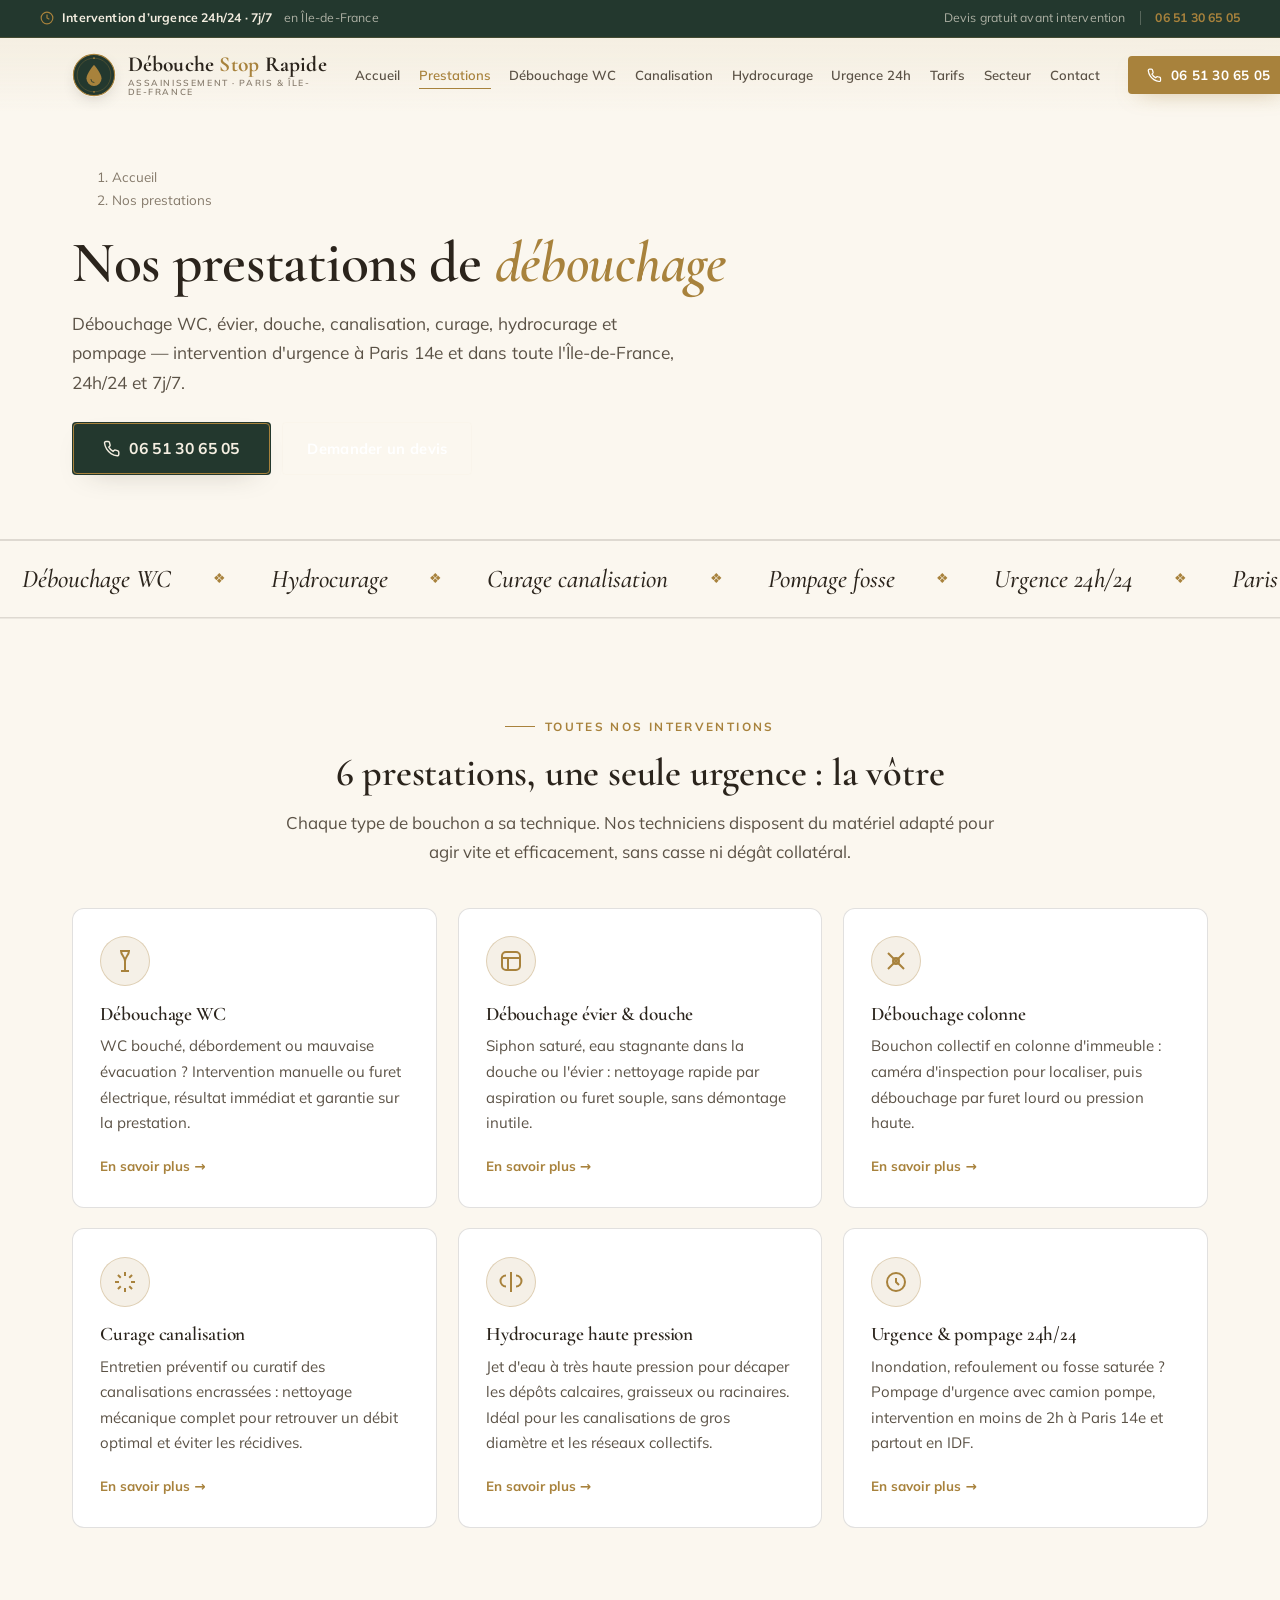
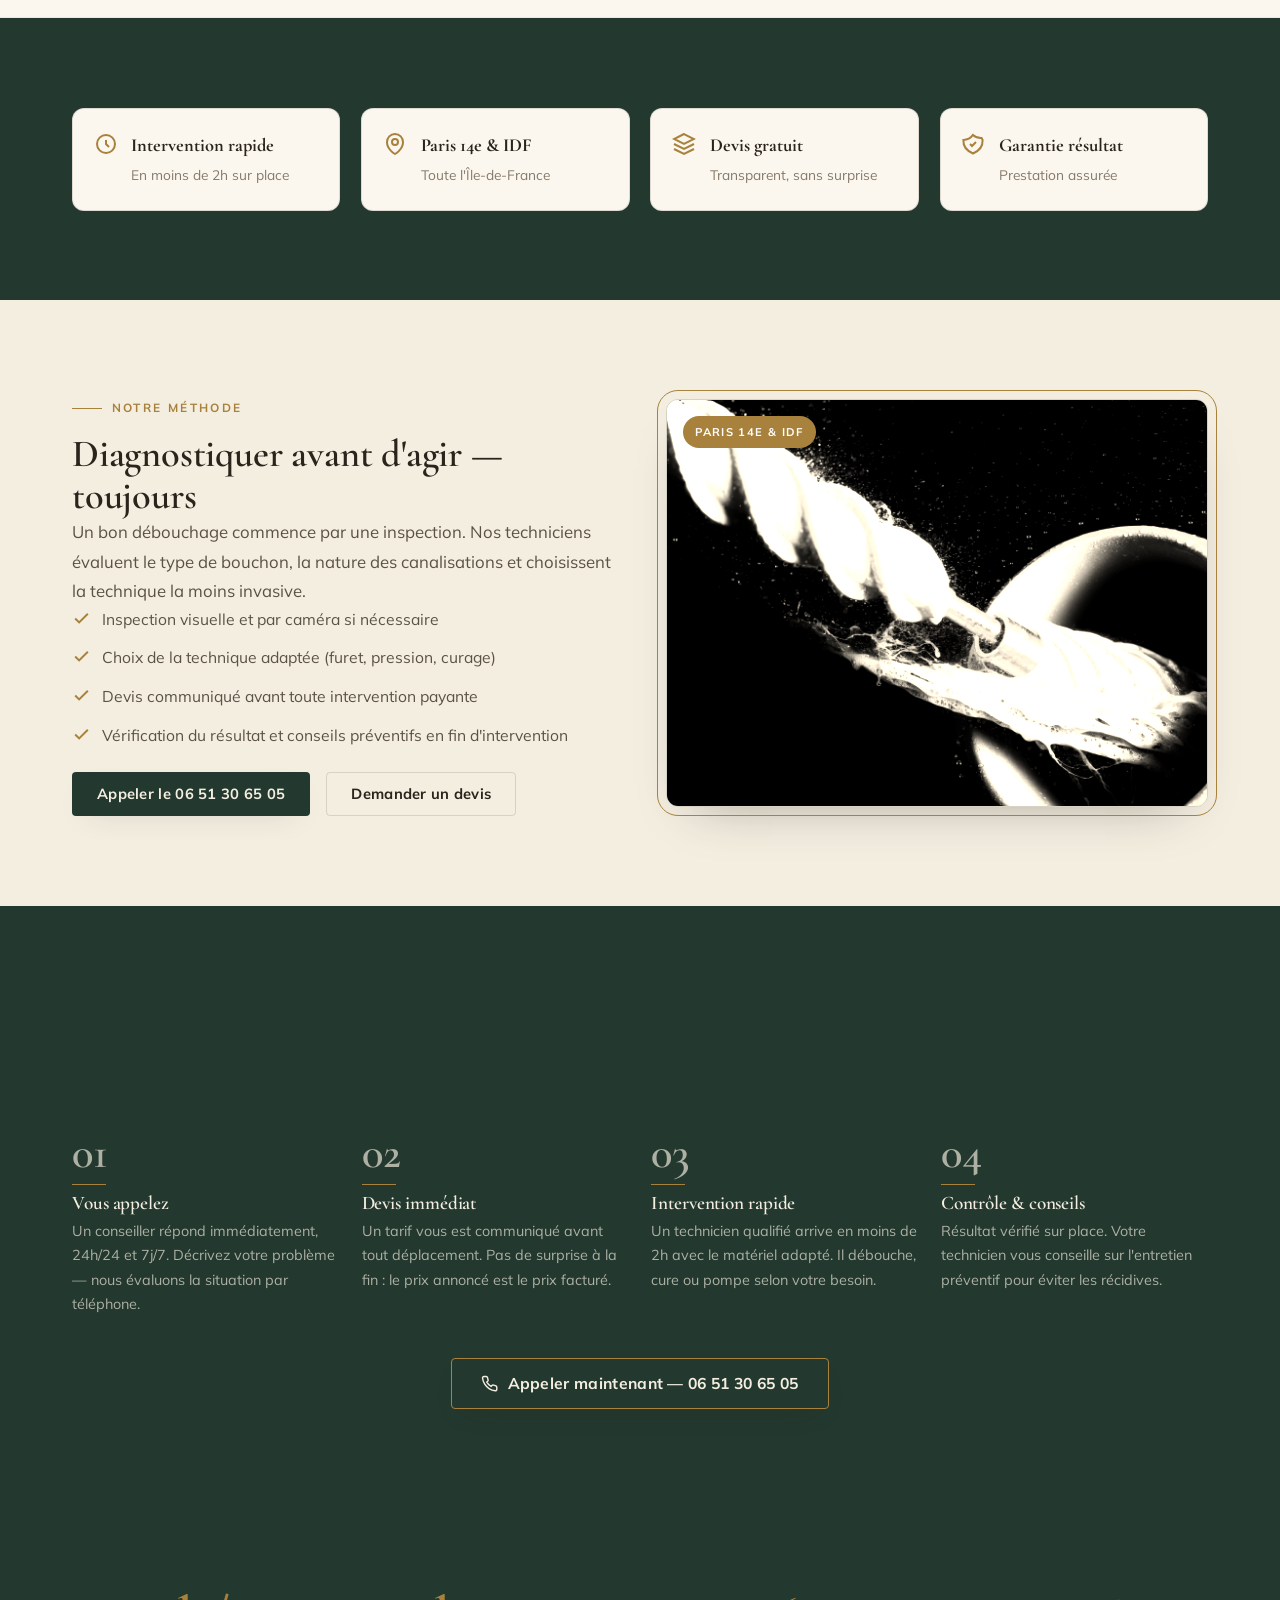
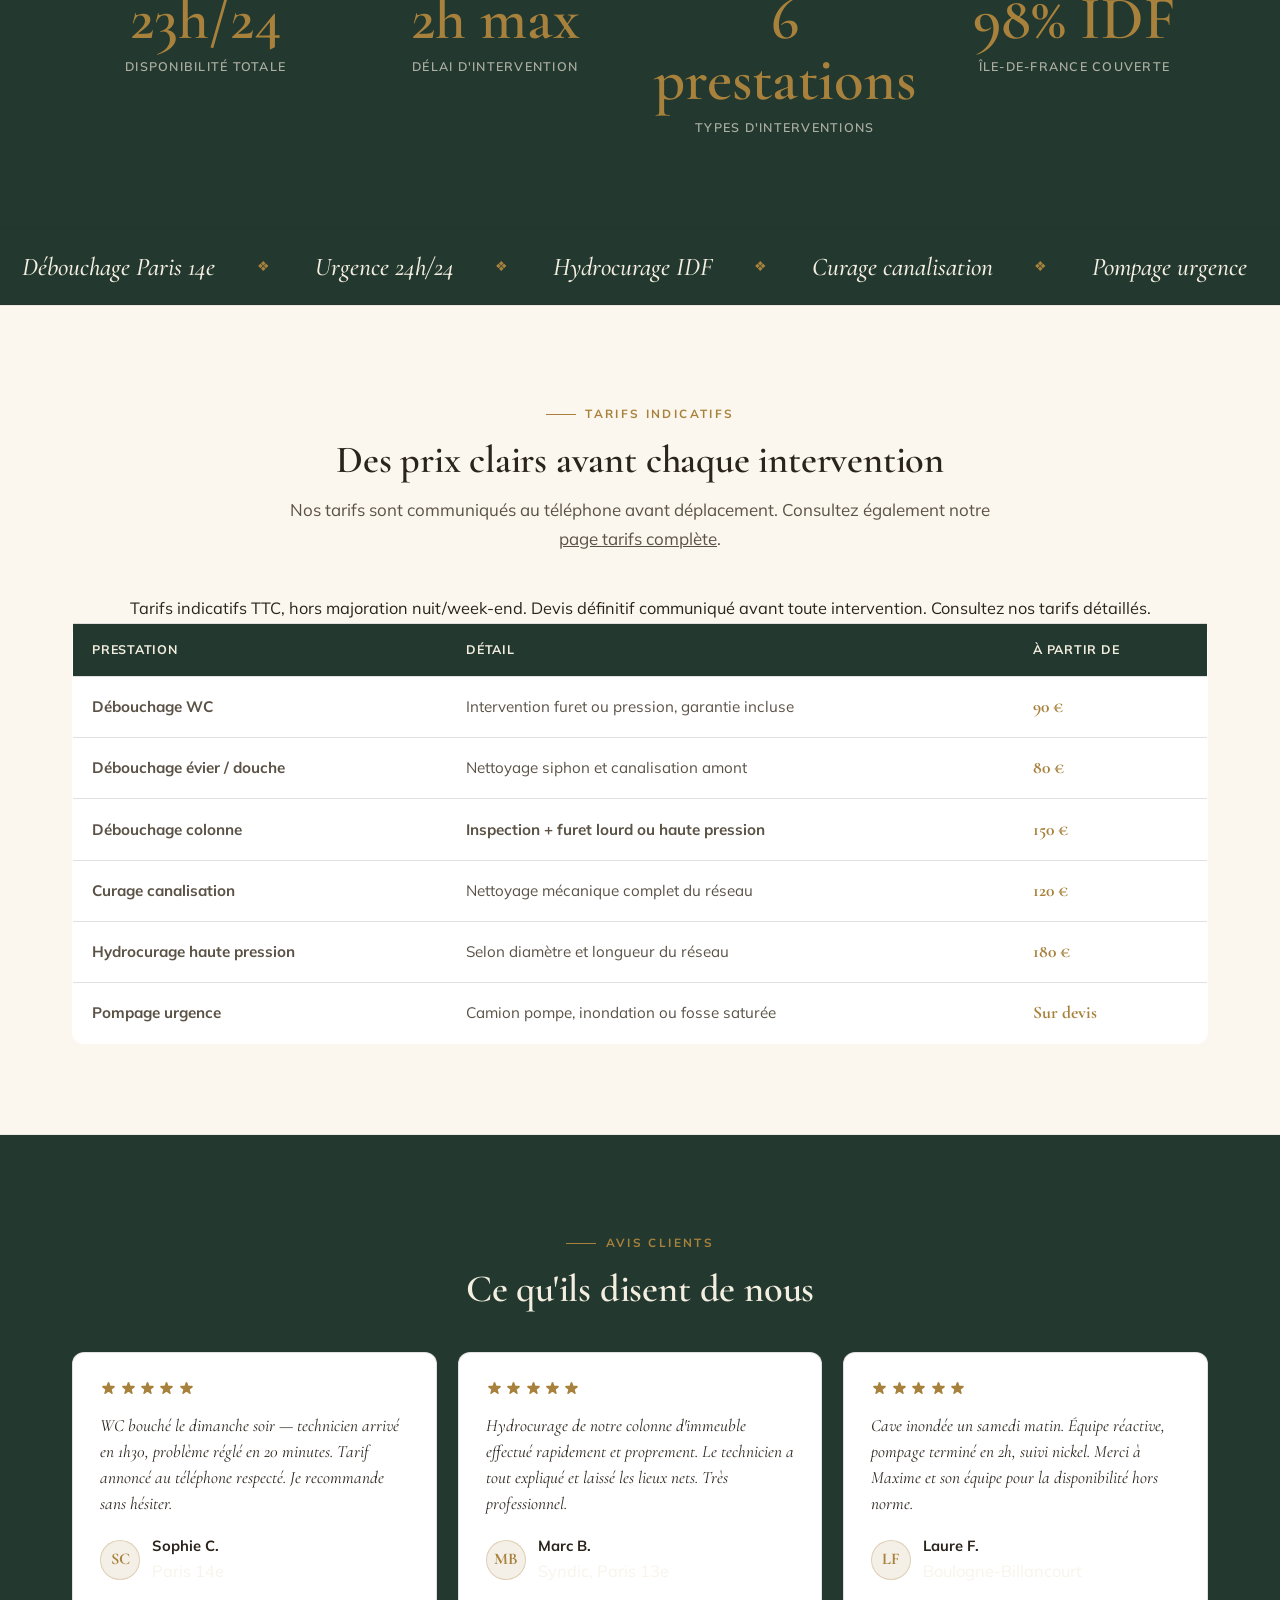
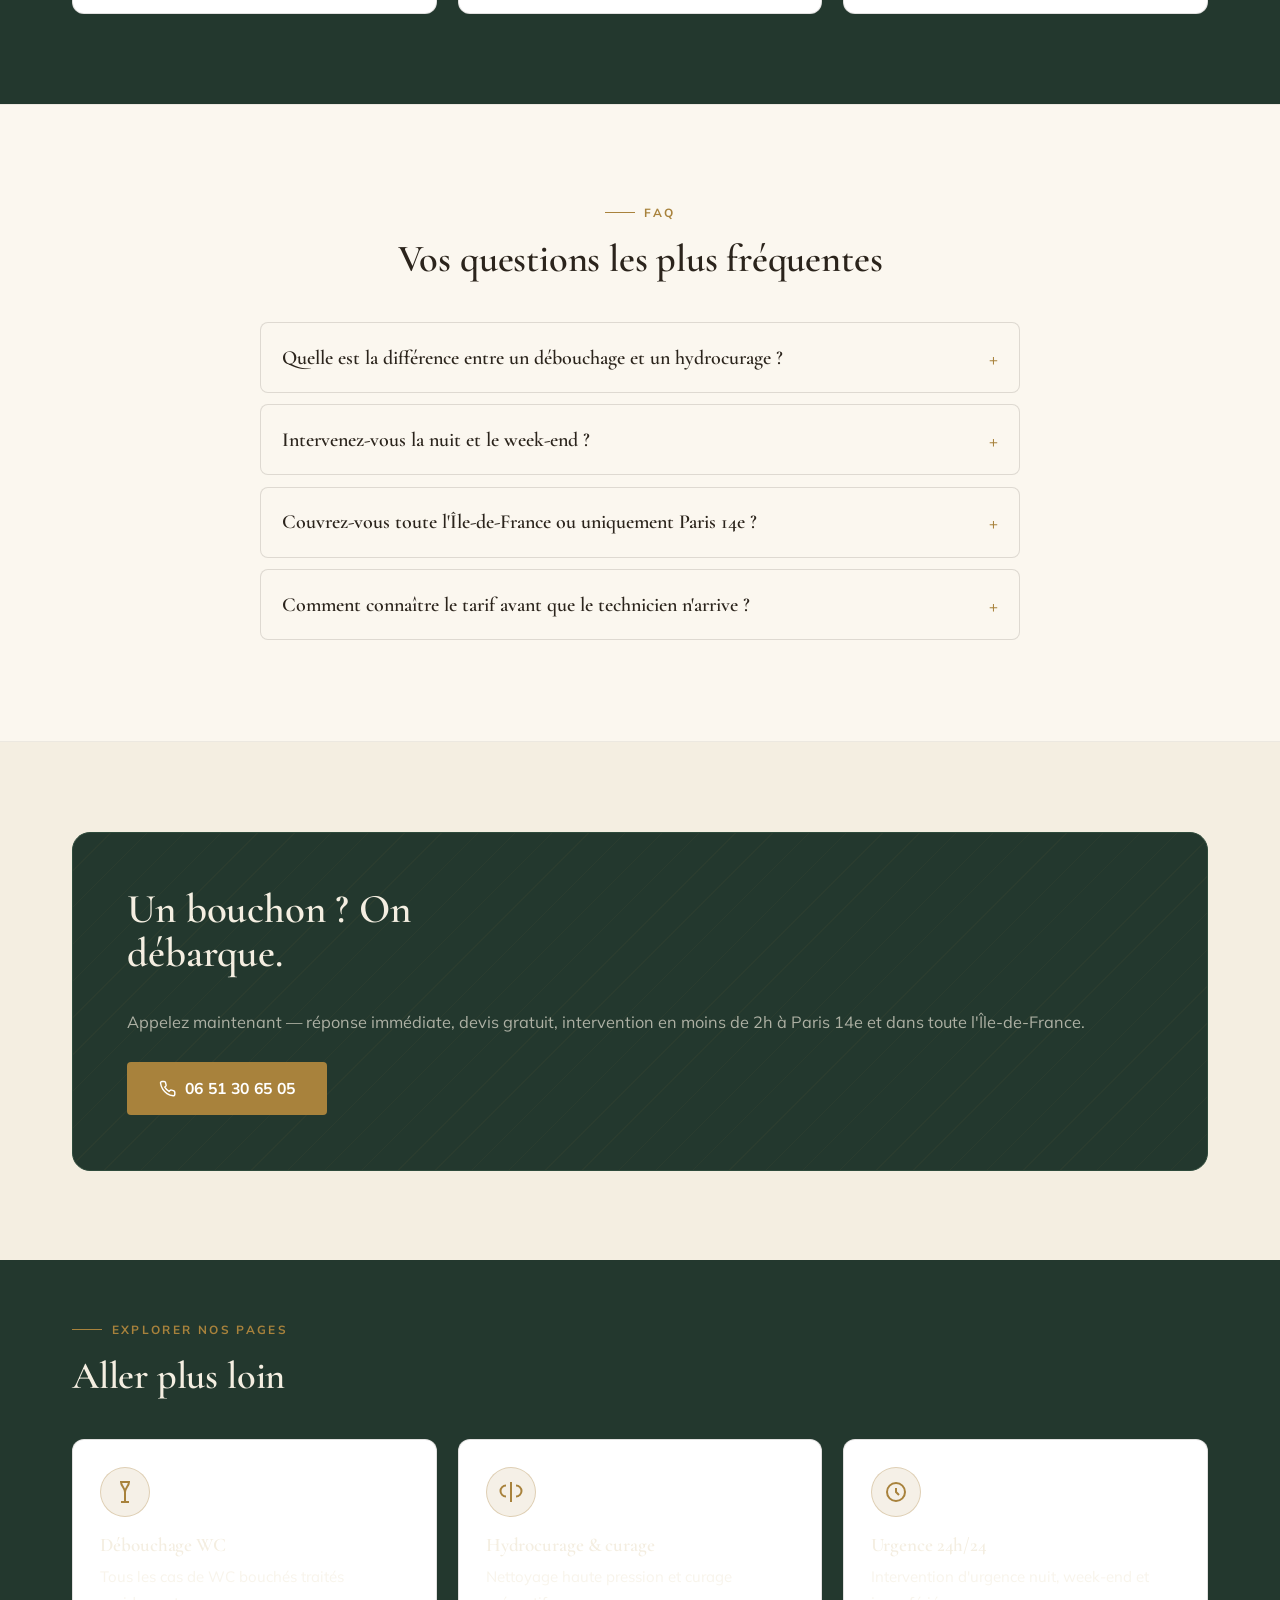
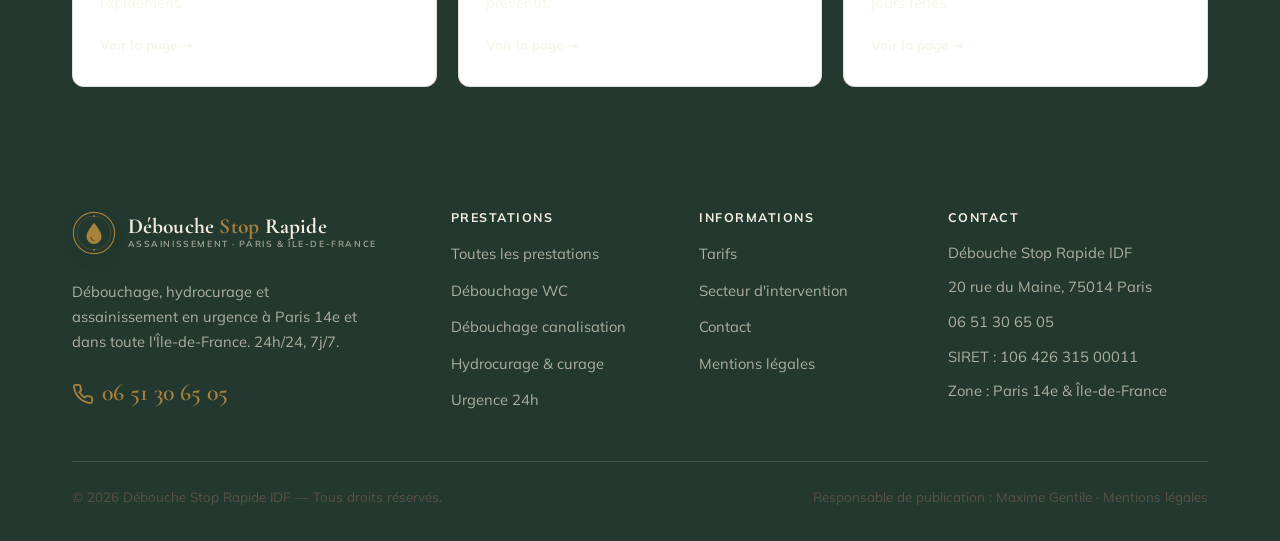
<file: nos-prestations.html>
<!DOCTYPE html>
<html lang="fr">
<head>
  <title>Nos prestations de debouchage | Débouche Stop Rapide IDF</title>
  <meta name="description" content="Débouchage WC, évier, douche, canalisation, hydrocurage, curage et pompage en urgence à Paris 14e et en Île-de-France. Appelez le 06 51 30 65 05 — intervention rapide 24h/24.">
  <link rel="canonical" href="https://[DOMAINE]/nos-prestations.html">
  <meta charset="UTF-8" />
  <meta name="viewport" content="width=device-width, initial-scale=1" />
  <meta name="theme-color" content="#0A0A0A" />
  <link rel="preconnect" href="https://fonts.googleapis.com" />
  <link rel="preconnect" href="https://fonts.gstatic.com" crossorigin />
  <link href="https://fonts.googleapis.com/css2?family=Syne:wght@600;700;800&family=Manrope:wght@400;500;600;700;800&display=swap" rel="stylesheet" />
  <link rel="stylesheet" href="assets/css/styles.css" />
  <link rel="icon" href="favicon.svg" type="image/svg+xml" />
  <script src="assets/js/main.js" defer></script>
</head>
<body class="page-nos-prestations">

<header class="site-header">
  <div class="container nav">
    <a href="index.html" class="brand" aria-label="Débouche Stop Rapide IDF — accueil">
      <svg class="brand__mark" viewBox="0 0 64 64" aria-hidden="true"><rect width="64" height="64" rx="14" fill="#C6FF3A"/><path d="M14 40 L40 40" stroke="#0A0A0A" stroke-width="6" stroke-linecap="round"/><path d="M22 30 L44 30" stroke="#0A0A0A" stroke-width="6" stroke-linecap="round" opacity="0.55"/><path d="M30 20 L48 20" stroke="#0A0A0A" stroke-width="6" stroke-linecap="round" opacity="0.3"/><path d="M40 46 l10 -14 -7 0 4 -12 -16 18 7 0 z" fill="#0A0A0A"/></svg>
      <span>Débouche <strong>Stop</strong> Rapide</span>
    </a>
    <nav class="nav__links" aria-label="Navigation principale">
      <a href="index.html">Accueil</a>
      <a href="nos-prestations.html" class="active" aria-current="page">Prestations</a>
      <a href="debouchage-wc.html">Débouchage WC</a>
      <a href="debouchage-canalisation.html">Canalisation</a>
      <a href="hydrocurage-curage.html">Hydrocurage</a>
      <a href="urgence-24h.html">Urgence 24h</a>
      <a href="tarifs.html">Tarifs</a>
      <a href="secteur-intervention.html">Secteur</a>
      <a href="contact.html">Contact</a>
    </nav>
    <div class="nav__cta">
      <a href="tel:0651306505" class="btn btn-call">
        <svg viewBox="0 0 24 24" fill="none" stroke="currentColor" stroke-width="2" aria-hidden="true"><path d="M22 16.92v3a2 2 0 0 1-2.18 2 19.79 19.79 0 0 1-8.63-3.07 19.5 19.5 0 0 1-6-6 19.79 19.79 0 0 1-3.07-8.67A2 2 0 0 1 4.11 2h3a2 2 0 0 1 2 1.72c.13.96.36 1.9.7 2.81a2 2 0 0 1-.45 2.11L8.09 9.91a16 16 0 0 0 6 6l1.27-1.27a2 2 0 0 1 2.11-.45c.91.34 1.85.57 2.81.7A2 2 0 0 1 22 16.92z"/></svg>
        06 51 30 65 05
      </a>
      <button class="nav__toggle" aria-expanded="false" aria-controls="mobile-menu" aria-label="Ouvrir le menu"><span></span></button>
    </div>
  </div>
</header>

<nav id="mobile-menu" class="mobile-menu" aria-label="Navigation mobile">
  <a href="index.html">Accueil</a>
  <a href="nos-prestations.html" class="active" aria-current="page">Prestations</a>
  <a href="debouchage-wc.html">Débouchage WC</a>
  <a href="debouchage-canalisation.html">Canalisation</a>
  <a href="hydrocurage-curage.html">Hydrocurage</a>
  <a href="urgence-24h.html">Urgence 24h</a>
  <a href="tarifs.html">Tarifs</a>
  <a href="secteur-intervention.html">Secteur</a>
  <a href="contact.html">Contact</a>
  <a href="tel:0651306505" class="btn btn-primary btn-block btn-lg">Appeler maintenant</a>
</nav>

<main>

  <!-- PAGE HERO -->
  <section class="page-hero">
    <div class="container">
      <nav class="breadcrumb" aria-label="Fil d'ariane">
        <ol>
          <li><a href="index.html">Accueil</a></li>
          <li aria-current="page">Nos prestations</li>
        </ol>
      </nav>
      <h1>Nos prestations de <span class="hl">débouchage</span></h1>
      <p>Débouchage WC, évier, douche, canalisation, curage, hydrocurage et pompage — intervention d'urgence à Paris 14e et dans toute l'Île-de-France, 24h/24 et 7j/7.</p>
      <div class="page-hero__cta">
        <a href="tel:0651306505" class="btn btn-primary btn-lg pulse">
          <svg viewBox="0 0 24 24" fill="none" stroke="currentColor" stroke-width="2" aria-hidden="true"><path d="M22 16.92v3a2 2 0 0 1-2.18 2 19.79 19.79 0 0 1-8.63-3.07 19.5 19.5 0 0 1-6-6 19.79 19.79 0 0 1-3.07-8.67A2 2 0 0 1 4.11 2h3a2 2 0 0 1 2 1.72c.13.96.36 1.9.7 2.81a2 2 0 0 1-.45 2.11L8.09 9.91a16 16 0 0 0 6 6l1.27-1.27a2 2 0 0 1 2.11-.45c.91.34 1.85.57 2.81.7A2 2 0 0 1 22 16.92z"/></svg>
          06 51 30 65 05
        </a>
        <a href="contact.html" class="btn btn-ghost on-dark" style="color:#fff">Demander un devis</a>
      </div>
    </div>
  </section>

  <!-- MARQUEE KINÉTIQUE -->
  <div class="marquee" aria-hidden="true">
    <div class="marquee__track" data-speed="70">
      <span>Débouchage WC</span>
      <span>Hydrocurage</span>
      <span>Curage canalisation</span>
      <span>Pompage fosse</span>
      <span>Urgence 24h/24</span>
      <span>Paris 14e & IDF</span>
      <span>Débouchage évier</span>
      <span>Débouchage douche</span>
      <span>Assainissement</span>
      <span>Intervention rapide</span>
    </div>
  </div>

  <!-- GRILLE DES PRESTATIONS -->
  <section class="section section--paper">
    <div class="container">
      <div class="section-head section-head--center reveal">
        <span class="eyebrow">Toutes nos interventions</span>
        <h2>6 prestations, une seule urgence : la vôtre</h2>
        <p>Chaque type de bouchon a sa technique. Nos techniciens disposent du matériel adapté pour agir vite et efficacement, sans casse ni dégât collatéral.</p>
      </div>
      <div class="grid grid-3 reveal-stagger">

        <div class="card card--service" data-tilt>
          <div class="card__icon">
            <svg viewBox="0 0 24 24" fill="none" stroke="currentColor" stroke-width="2" aria-hidden="true"><path d="M12 22V12m0 0c0-4 4-6 4-10H8c0 4 4 6 4 10z"/><path d="M8 22h8"/></svg>
          </div>
          <h3>Débouchage WC</h3>
          <p>WC bouché, débordement ou mauvaise évacuation ? Intervention manuelle ou furet électrique, résultat immédiat et garantie sur la prestation.</p>
          <a href="debouchage-wc.html" class="card__link">En savoir plus →</a>
        </div>

        <div class="card card--service" data-tilt>
          <div class="card__icon">
            <svg viewBox="0 0 24 24" fill="none" stroke="currentColor" stroke-width="2" aria-hidden="true"><rect x="3" y="3" width="18" height="18" rx="4"/><path d="M3 9h18M9 21V9"/></svg>
          </div>
          <h3>Débouchage évier & douche</h3>
          <p>Siphon saturé, eau stagnante dans la douche ou l'évier : nettoyage rapide par aspiration ou furet souple, sans démontage inutile.</p>
          <a href="debouchage-canalisation.html" class="card__link">En savoir plus →</a>
        </div>

        <div class="card card--service" data-tilt>
          <div class="card__icon">
            <svg viewBox="0 0 24 24" fill="none" stroke="currentColor" stroke-width="2" aria-hidden="true"><path d="M4 4l16 16M4 20 20 4"/><circle cx="12" cy="12" r="3"/></svg>
          </div>
          <h3>Débouchage colonne</h3>
          <p>Bouchon collectif en colonne d'immeuble : caméra d'inspection pour localiser, puis débouchage par furet lourd ou pression haute.</p>
          <a href="debouchage-canalisation.html" class="card__link">En savoir plus →</a>
        </div>

        <div class="card card--service" data-tilt>
          <div class="card__icon">
            <svg viewBox="0 0 24 24" fill="none" stroke="currentColor" stroke-width="2" aria-hidden="true"><path d="M12 2v4M12 18v4M4.93 4.93l2.83 2.83M16.24 16.24l2.83 2.83M2 12h4M18 12h4M4.93 19.07l2.83-2.83M16.24 7.76l2.83-2.83"/></svg>
          </div>
          <h3>Curage canalisation</h3>
          <p>Entretien préventif ou curatif des canalisations encrassées : nettoyage mécanique complet pour retrouver un débit optimal et éviter les récidives.</p>
          <a href="hydrocurage-curage.html" class="card__link">En savoir plus →</a>
        </div>

        <div class="card card--service" data-tilt>
          <div class="card__icon">
            <svg viewBox="0 0 24 24" fill="none" stroke="currentColor" stroke-width="2" aria-hidden="true"><path d="M7 16.5A5.5 5.5 0 0 1 7 5.5"/><path d="M17 16.5A5.5 5.5 0 0 0 17 5.5"/><path d="M12 2v20"/></svg>
          </div>
          <h3>Hydrocurage haute pression</h3>
          <p>Jet d'eau à très haute pression pour décaper les dépôts calcaires, graisseux ou racinaires. Idéal pour les canalisations de gros diamètre et les réseaux collectifs.</p>
          <a href="hydrocurage-curage.html" class="card__link">En savoir plus →</a>
        </div>

        <div class="card card--service" data-tilt>
          <div class="card__icon">
            <svg viewBox="0 0 24 24" fill="none" stroke="currentColor" stroke-width="2" aria-hidden="true"><circle cx="12" cy="12" r="9"/><path d="M12 8v4l3 3"/></svg>
          </div>
          <h3>Urgence & pompage 24h/24</h3>
          <p>Inondation, refoulement ou fosse saturée ? Pompage d'urgence avec camion pompe, intervention en moins de 2h à Paris 14e et partout en IDF.</p>
          <a href="urgence-24h.html" class="card__link">En savoir plus →</a>
        </div>

      </div>
    </div>
  </section>

  <!-- BANDEAU RÉASSURANCE -->
  <section class="section section--dark">
    <div class="container">
      <div class="reassure reveal-stagger">
        <div class="reassure__item">
          <svg viewBox="0 0 24 24" fill="none" stroke="currentColor" stroke-width="2" aria-hidden="true"><circle cx="12" cy="12" r="9"/><path d="M12 8v4l3 3"/></svg>
          <div><strong>Intervention rapide</strong><span>En moins de 2h sur place</span></div>
        </div>
        <div class="reassure__item">
          <svg viewBox="0 0 24 24" fill="none" stroke="currentColor" stroke-width="2" aria-hidden="true"><path d="M12 22s-8-4.5-8-11.8A8 8 0 0 1 12 2a8 8 0 0 1 8 8.2c0 7.3-8 11.8-8 11.8z"/><circle cx="12" cy="10" r="3"/></svg>
          <div><strong>Paris 14e & IDF</strong><span>Toute l'Île-de-France</span></div>
        </div>
        <div class="reassure__item">
          <svg viewBox="0 0 24 24" fill="none" stroke="currentColor" stroke-width="2" aria-hidden="true"><path d="M12 2L2 7l10 5 10-5-10-5z"/><path d="M2 17l10 5 10-5M2 12l10 5 10-5"/></svg>
          <div><strong>Devis gratuit</strong><span>Transparent, sans surprise</span></div>
        </div>
        <div class="reassure__item">
          <svg viewBox="0 0 24 24" fill="none" stroke="currentColor" stroke-width="2" aria-hidden="true"><path d="M9 12l2 2 4-4m5.618-4.016A11.955 11.955 0 0 1 12 2.944a11.955 11.955 0 0 1-9.618 5.04C2.135 13.064 4.388 18.19 12 21.5c7.612-3.31 9.865-8.436 9.618-13.516z"/></svg>
          <div><strong>Garantie résultat</strong><span>Prestation assurée</span></div>
        </div>
      </div>
    </div>
  </section>

  <!-- SECTION IMAGE + TEXTE -->
  <section class="section">
    <div class="container">
      <div class="media-split reveal">
        <div>
          <span class="eyebrow">Notre méthode</span>
          <h2>Diagnostiquer avant d'agir — toujours</h2>
          <p class="lead">Un bon débouchage commence par une inspection. Nos techniciens évaluent le type de bouchon, la nature des canalisations et choisissent la technique la moins invasive.</p>
          <ul class="ticks">
            <li>
              <svg viewBox="0 0 24 24" fill="none" stroke="currentColor" stroke-width="2.5" aria-hidden="true"><polyline points="20 6 9 17 4 12"/></svg>
              Inspection visuelle et par caméra si nécessaire
            </li>
            <li>
              <svg viewBox="0 0 24 24" fill="none" stroke="currentColor" stroke-width="2.5" aria-hidden="true"><polyline points="20 6 9 17 4 12"/></svg>
              Choix de la technique adaptée (furet, pression, curage)
            </li>
            <li>
              <svg viewBox="0 0 24 24" fill="none" stroke="currentColor" stroke-width="2.5" aria-hidden="true"><polyline points="20 6 9 17 4 12"/></svg>
              Devis communiqué avant toute intervention payante
            </li>
            <li>
              <svg viewBox="0 0 24 24" fill="none" stroke="currentColor" stroke-width="2.5" aria-hidden="true"><polyline points="20 6 9 17 4 12"/></svg>
              Vérification du résultat et conseils préventifs en fin d'intervention
            </li>
          </ul>
          <div style="margin-top: 1.5rem; display:flex; gap: 1rem; flex-wrap:wrap;">
            <a href="tel:0651306505" class="btn btn-primary">Appeler le 06 51 30 65 05</a>
            <a href="contact.html" class="btn btn-ghost">Demander un devis</a>
          </div>
        </div>
        <div>
          <div class="media-frame media-frame--wide reveal-x">
            <img src="assets/images/intervention.jpg" alt="Technicien Débouche Stop Rapide IDF en intervention de débouchage canalisation à Paris 14e" loading="lazy" />
            <span class="media-tag">Paris 14e & IDF</span>
          </div>
        </div>
      </div>
    </div>
  </section>

  <!-- PROCESS / ÉTAPES -->
  <section class="section section--dark">
    <div class="container">
      <div class="section-head section-head--center reveal">
        <span class="eyebrow">Comment ça marche</span>
        <h2>4 étapes, de l'appel au résultat</h2>
      </div>
      <div class="steps reveal-stagger">
        <div class="step">
          <span class="step__n">01</span>
          <h3>Vous appelez</h3>
          <p>Un conseiller répond immédiatement, 24h/24 et 7j/7. Décrivez votre problème — nous évaluons la situation par téléphone.</p>
        </div>
        <div class="step">
          <span class="step__n">02</span>
          <h3>Devis immédiat</h3>
          <p>Un tarif vous est communiqué avant tout déplacement. Pas de surprise à la fin : le prix annoncé est le prix facturé.</p>
        </div>
        <div class="step">
          <span class="step__n">03</span>
          <h3>Intervention rapide</h3>
          <p>Un technicien qualifié arrive en moins de 2h avec le matériel adapté. Il débouche, cure ou pompe selon votre besoin.</p>
        </div>
        <div class="step">
          <span class="step__n">04</span>
          <h3>Contrôle & conseils</h3>
          <p>Résultat vérifié sur place. Votre technicien vous conseille sur l'entretien préventif pour éviter les récidives.</p>
        </div>
      </div>
      <div style="text-align:center; margin-top: 2.5rem;">
        <a href="tel:0651306505" class="btn btn-primary btn-lg pulse">
          <svg viewBox="0 0 24 24" fill="none" stroke="currentColor" stroke-width="2" aria-hidden="true"><path d="M22 16.92v3a2 2 0 0 1-2.18 2 19.79 19.79 0 0 1-8.63-3.07 19.5 19.5 0 0 1-6-6 19.79 19.79 0 0 1-3.07-8.67A2 2 0 0 1 4.11 2h3a2 2 0 0 1 2 1.72c.13.96.36 1.9.7 2.81a2 2 0 0 1-.45 2.11L8.09 9.91a16 16 0 0 0 6 6l1.27-1.27a2 2 0 0 1 2.11-.45c.91.34 1.85.57 2.81.7A2 2 0 0 1 22 16.92z"/></svg>
          Appeler maintenant — 06 51 30 65 05
        </a>
      </div>
    </div>
  </section>

  <!-- STATS -->
  <section class="section section--lime">
    <div class="container">
      <div class="stats reveal-stagger">
        <div class="stat">
          <div class="stat__num" data-count="24" data-suffix="h/24">0</div>
          <div class="stat__label">Disponibilité totale</div>
        </div>
        <div class="stat">
          <div class="stat__num" data-count="2" data-suffix="h max">0</div>
          <div class="stat__label">Délai d'intervention</div>
        </div>
        <div class="stat">
          <div class="stat__num" data-count="6" data-suffix=" prestations">0</div>
          <div class="stat__label">Types d'interventions</div>
        </div>
        <div class="stat">
          <div class="stat__num" data-count="100" data-suffix="% IDF">0</div>
          <div class="stat__label">Île-de-France couverte</div>
        </div>
      </div>
    </div>
  </section>

  <!-- MARQUEE DARK -->
  <div class="marquee marquee--dark" aria-hidden="true">
    <div class="marquee__track" data-speed="55" data-dir="right">
      <span>Débouchage Paris 14e</span>
      <span>Urgence 24h/24</span>
      <span>Hydrocurage IDF</span>
      <span>Curage canalisation</span>
      <span>Pompage urgence</span>
      <span>Devis gratuit</span>
      <span>Intervention rapide</span>
      <span>Garantie résultat</span>
    </div>
  </div>

  <!-- TABLEAU DE TARIFS -->
  <section class="section section--paper">
    <div class="container">
      <div class="section-head section-head--center reveal">
        <span class="eyebrow">Tarifs indicatifs</span>
        <h2>Des prix clairs avant chaque intervention</h2>
        <p>Nos tarifs sont communiqués au téléphone avant déplacement. Consultez également notre <a href="tarifs.html" style="color: var(--lime-dim); text-decoration: underline;">page tarifs complète</a>.</p>
      </div>
      <div class="reveal" style="overflow-x:auto;">
        <table class="price-table">
          <thead>
            <tr>
              <th>Prestation</th>
              <th>Détail</th>
              <th>À partir de</th>
            </tr>
          </thead>
          <tbody>
            <tr>
              <td><strong>Débouchage WC</strong></td>
              <td>Intervention furet ou pression, garantie incluse</td>
              <td><strong>90 €</strong></td>
            </tr>
            <tr>
              <td><strong>Débouchage évier / douche</strong></td>
              <td>Nettoyage siphon et canalisation amont</td>
              <td><strong>80 €</strong></td>
            </tr>
            <tr class="price-hl">
              <td><strong>Débouchage colonne</strong></td>
              <td>Inspection + furet lourd ou haute pression</td>
              <td><strong>150 €</strong></td>
            </tr>
            <tr>
              <td><strong>Curage canalisation</strong></td>
              <td>Nettoyage mécanique complet du réseau</td>
              <td><strong>120 €</strong></td>
            </tr>
            <tr>
              <td><strong>Hydrocurage haute pression</strong></td>
              <td>Selon diamètre et longueur du réseau</td>
              <td><strong>180 €</strong></td>
            </tr>
            <tr>
              <td><strong>Pompage urgence</strong></td>
              <td>Camion pompe, inondation ou fosse saturée</td>
              <td><strong>Sur devis</strong></td>
            </tr>
          </tbody>
          <caption>Tarifs indicatifs TTC, hors majoration nuit/week-end. Devis définitif communiqué avant toute intervention. Consultez <a href="tarifs.html">nos tarifs détaillés</a>.</caption>
        </table>
      </div>
    </div>
  </section>

  <!-- AVIS CLIENTS -->
  <section class="section section--dark">
    <div class="container">
      <div class="section-head section-head--center reveal">
        <span class="eyebrow">Avis clients</span>
        <h2>Ce qu'ils disent de nous</h2>
      </div>
      <div class="reviews reveal-stagger">

        <figure class="review">
          <div class="review__stars" aria-label="5 étoiles sur 5">
            <svg viewBox="0 0 20 20" fill="currentColor" aria-hidden="true"><path d="M9.049 2.927c.3-.921 1.603-.921 1.902 0l1.07 3.292a1 1 0 0 0 .95.69h3.462c.969 0 1.371 1.24.588 1.81l-2.8 2.034a1 1 0 0 0-.364 1.118l1.07 3.292c.3.921-.755 1.688-1.54 1.118l-2.8-2.034a1 1 0 0 0-1.175 0l-2.8 2.034c-.784.57-1.838-.197-1.539-1.118l1.07-3.292a1 1 0 0 0-.364-1.118L2.98 8.72c-.783-.57-.38-1.81.588-1.81h3.461a1 1 0 0 0 .951-.69l1.07-3.292z"/></svg>
            <svg viewBox="0 0 20 20" fill="currentColor" aria-hidden="true"><path d="M9.049 2.927c.3-.921 1.603-.921 1.902 0l1.07 3.292a1 1 0 0 0 .95.69h3.462c.969 0 1.371 1.24.588 1.81l-2.8 2.034a1 1 0 0 0-.364 1.118l1.07 3.292c.3.921-.755 1.688-1.54 1.118l-2.8-2.034a1 1 0 0 0-1.175 0l-2.8 2.034c-.784.57-1.838-.197-1.539-1.118l1.07-3.292a1 1 0 0 0-.364-1.118L2.98 8.72c-.783-.57-.38-1.81.588-1.81h3.461a1 1 0 0 0 .951-.69l1.07-3.292z"/></svg>
            <svg viewBox="0 0 20 20" fill="currentColor" aria-hidden="true"><path d="M9.049 2.927c.3-.921 1.603-.921 1.902 0l1.07 3.292a1 1 0 0 0 .95.69h3.462c.969 0 1.371 1.24.588 1.81l-2.8 2.034a1 1 0 0 0-.364 1.118l1.07 3.292c.3.921-.755 1.688-1.54 1.118l-2.8-2.034a1 1 0 0 0-1.175 0l-2.8 2.034c-.784.57-1.838-.197-1.539-1.118l1.07-3.292a1 1 0 0 0-.364-1.118L2.98 8.72c-.783-.57-.38-1.81.588-1.81h3.461a1 1 0 0 0 .951-.69l1.07-3.292z"/></svg>
            <svg viewBox="0 0 20 20" fill="currentColor" aria-hidden="true"><path d="M9.049 2.927c.3-.921 1.603-.921 1.902 0l1.07 3.292a1 1 0 0 0 .95.69h3.462c.969 0 1.371 1.24.588 1.81l-2.8 2.034a1 1 0 0 0-.364 1.118l1.07 3.292c.3.921-.755 1.688-1.54 1.118l-2.8-2.034a1 1 0 0 0-1.175 0l-2.8 2.034c-.784.57-1.838-.197-1.539-1.118l1.07-3.292a1 1 0 0 0-.364-1.118L2.98 8.72c-.783-.57-.38-1.81.588-1.81h3.461a1 1 0 0 0 .951-.69l1.07-3.292z"/></svg>
            <svg viewBox="0 0 20 20" fill="currentColor" aria-hidden="true"><path d="M9.049 2.927c.3-.921 1.603-.921 1.902 0l1.07 3.292a1 1 0 0 0 .95.69h3.462c.969 0 1.371 1.24.588 1.81l-2.8 2.034a1 1 0 0 0-.364 1.118l1.07 3.292c.3.921-.755 1.688-1.54 1.118l-2.8-2.034a1 1 0 0 0-1.175 0l-2.8 2.034c-.784.57-1.838-.197-1.539-1.118l1.07-3.292a1 1 0 0 0-.364-1.118L2.98 8.72c-.783-.57-.38-1.81.588-1.81h3.461a1 1 0 0 0 .951-.69l1.07-3.292z"/></svg>
          </div>
          <blockquote><p>WC bouché le dimanche soir — technicien arrivé en 1h30, problème réglé en 20 minutes. Tarif annoncé au téléphone respecté. Je recommande sans hésiter.</p></blockquote>
          <div class="review__author">
            <div class="review__avatar">SC</div>
            <div>
              <strong>Sophie C.</strong>
              <span>Paris 14e</span>
            </div>
          </div>
        </figure>

        <figure class="review">
          <div class="review__stars" aria-label="5 étoiles sur 5">
            <svg viewBox="0 0 20 20" fill="currentColor" aria-hidden="true"><path d="M9.049 2.927c.3-.921 1.603-.921 1.902 0l1.07 3.292a1 1 0 0 0 .95.69h3.462c.969 0 1.371 1.24.588 1.81l-2.8 2.034a1 1 0 0 0-.364 1.118l1.07 3.292c.3.921-.755 1.688-1.54 1.118l-2.8-2.034a1 1 0 0 0-1.175 0l-2.8 2.034c-.784.57-1.838-.197-1.539-1.118l1.07-3.292a1 1 0 0 0-.364-1.118L2.98 8.72c-.783-.57-.38-1.81.588-1.81h3.461a1 1 0 0 0 .951-.69l1.07-3.292z"/></svg>
            <svg viewBox="0 0 20 20" fill="currentColor" aria-hidden="true"><path d="M9.049 2.927c.3-.921 1.603-.921 1.902 0l1.07 3.292a1 1 0 0 0 .95.69h3.462c.969 0 1.371 1.24.588 1.81l-2.8 2.034a1 1 0 0 0-.364 1.118l1.07 3.292c.3.921-.755 1.688-1.54 1.118l-2.8-2.034a1 1 0 0 0-1.175 0l-2.8 2.034c-.784.57-1.838-.197-1.539-1.118l1.07-3.292a1 1 0 0 0-.364-1.118L2.98 8.72c-.783-.57-.38-1.81.588-1.81h3.461a1 1 0 0 0 .951-.69l1.07-3.292z"/></svg>
            <svg viewBox="0 0 20 20" fill="currentColor" aria-hidden="true"><path d="M9.049 2.927c.3-.921 1.603-.921 1.902 0l1.07 3.292a1 1 0 0 0 .95.69h3.462c.969 0 1.371 1.24.588 1.81l-2.8 2.034a1 1 0 0 0-.364 1.118l1.07 3.292c.3.921-.755 1.688-1.54 1.118l-2.8-2.034a1 1 0 0 0-1.175 0l-2.8 2.034c-.784.57-1.838-.197-1.539-1.118l1.07-3.292a1 1 0 0 0-.364-1.118L2.98 8.72c-.783-.57-.38-1.81.588-1.81h3.461a1 1 0 0 0 .951-.69l1.07-3.292z"/></svg>
            <svg viewBox="0 0 20 20" fill="currentColor" aria-hidden="true"><path d="M9.049 2.927c.3-.921 1.603-.921 1.902 0l1.07 3.292a1 1 0 0 0 .95.69h3.462c.969 0 1.371 1.24.588 1.81l-2.8 2.034a1 1 0 0 0-.364 1.118l1.07 3.292c.3.921-.755 1.688-1.54 1.118l-2.8-2.034a1 1 0 0 0-1.175 0l-2.8 2.034c-.784.57-1.838-.197-1.539-1.118l1.07-3.292a1 1 0 0 0-.364-1.118L2.98 8.72c-.783-.57-.38-1.81.588-1.81h3.461a1 1 0 0 0 .951-.69l1.07-3.292z"/></svg>
            <svg viewBox="0 0 20 20" fill="currentColor" aria-hidden="true"><path d="M9.049 2.927c.3-.921 1.603-.921 1.902 0l1.07 3.292a1 1 0 0 0 .95.69h3.462c.969 0 1.371 1.24.588 1.81l-2.8 2.034a1 1 0 0 0-.364 1.118l1.07 3.292c.3.921-.755 1.688-1.54 1.118l-2.8-2.034a1 1 0 0 0-1.175 0l-2.8 2.034c-.784.57-1.838-.197-1.539-1.118l1.07-3.292a1 1 0 0 0-.364-1.118L2.98 8.72c-.783-.57-.38-1.81.588-1.81h3.461a1 1 0 0 0 .951-.69l1.07-3.292z"/></svg>
          </div>
          <blockquote><p>Hydrocurage de notre colonne d'immeuble effectué rapidement et proprement. Le technicien a tout expliqué et laissé les lieux nets. Très professionnel.</p></blockquote>
          <div class="review__author">
            <div class="review__avatar">MB</div>
            <div>
              <strong>Marc B.</strong>
              <span>Syndic, Paris 13e</span>
            </div>
          </div>
        </figure>

        <figure class="review">
          <div class="review__stars" aria-label="5 étoiles sur 5">
            <svg viewBox="0 0 20 20" fill="currentColor" aria-hidden="true"><path d="M9.049 2.927c.3-.921 1.603-.921 1.902 0l1.07 3.292a1 1 0 0 0 .95.69h3.462c.969 0 1.371 1.24.588 1.81l-2.8 2.034a1 1 0 0 0-.364 1.118l1.07 3.292c.3.921-.755 1.688-1.54 1.118l-2.8-2.034a1 1 0 0 0-1.175 0l-2.8 2.034c-.784.57-1.838-.197-1.539-1.118l1.07-3.292a1 1 0 0 0-.364-1.118L2.98 8.72c-.783-.57-.38-1.81.588-1.81h3.461a1 1 0 0 0 .951-.69l1.07-3.292z"/></svg>
            <svg viewBox="0 0 20 20" fill="currentColor" aria-hidden="true"><path d="M9.049 2.927c.3-.921 1.603-.921 1.902 0l1.07 3.292a1 1 0 0 0 .95.69h3.462c.969 0 1.371 1.24.588 1.81l-2.8 2.034a1 1 0 0 0-.364 1.118l1.07 3.292c.3.921-.755 1.688-1.54 1.118l-2.8-2.034a1 1 0 0 0-1.175 0l-2.8 2.034c-.784.57-1.838-.197-1.539-1.118l1.07-3.292a1 1 0 0 0-.364-1.118L2.98 8.72c-.783-.57-.38-1.81.588-1.81h3.461a1 1 0 0 0 .951-.69l1.07-3.292z"/></svg>
            <svg viewBox="0 0 20 20" fill="currentColor" aria-hidden="true"><path d="M9.049 2.927c.3-.921 1.603-.921 1.902 0l1.07 3.292a1 1 0 0 0 .95.69h3.462c.969 0 1.371 1.24.588 1.81l-2.8 2.034a1 1 0 0 0-.364 1.118l1.07 3.292c.3.921-.755 1.688-1.54 1.118l-2.8-2.034a1 1 0 0 0-1.175 0l-2.8 2.034c-.784.57-1.838-.197-1.539-1.118l1.07-3.292a1 1 0 0 0-.364-1.118L2.98 8.72c-.783-.57-.38-1.81.588-1.81h3.461a1 1 0 0 0 .951-.69l1.07-3.292z"/></svg>
            <svg viewBox="0 0 20 20" fill="currentColor" aria-hidden="true"><path d="M9.049 2.927c.3-.921 1.603-.921 1.902 0l1.07 3.292a1 1 0 0 0 .95.69h3.462c.969 0 1.371 1.24.588 1.81l-2.8 2.034a1 1 0 0 0-.364 1.118l1.07 3.292c.3.921-.755 1.688-1.54 1.118l-2.8-2.034a1 1 0 0 0-1.175 0l-2.8 2.034c-.784.57-1.838-.197-1.539-1.118l1.07-3.292a1 1 0 0 0-.364-1.118L2.98 8.72c-.783-.57-.38-1.81.588-1.81h3.461a1 1 0 0 0 .951-.69l1.07-3.292z"/></svg>
            <svg viewBox="0 0 20 20" fill="currentColor" aria-hidden="true"><path d="M9.049 2.927c.3-.921 1.603-.921 1.902 0l1.07 3.292a1 1 0 0 0 .95.69h3.462c.969 0 1.371 1.24.588 1.81l-2.8 2.034a1 1 0 0 0-.364 1.118l1.07 3.292c.3.921-.755 1.688-1.54 1.118l-2.8-2.034a1 1 0 0 0-1.175 0l-2.8 2.034c-.784.57-1.838-.197-1.539-1.118l1.07-3.292a1 1 0 0 0-.364-1.118L2.98 8.72c-.783-.57-.38-1.81.588-1.81h3.461a1 1 0 0 0 .951-.69l1.07-3.292z"/></svg>
          </div>
          <blockquote><p>Cave inondée un samedi matin. Équipe réactive, pompage terminé en 2h, suivi nickel. Merci à Maxime et son équipe pour la disponibilité hors norme.</p></blockquote>
          <div class="review__author">
            <div class="review__avatar">LF</div>
            <div>
              <strong>Laure F.</strong>
              <span>Boulogne-Billancourt</span>
            </div>
          </div>
        </figure>

      </div>
    </div>
  </section>

  <!-- FAQ -->
  <section class="section section--paper">
    <div class="container">
      <div class="section-head section-head--center reveal">
        <span class="eyebrow">FAQ</span>
        <h2>Vos questions les plus fréquentes</h2>
      </div>
      <div class="faq reveal" style="max-width: 760px; margin-inline: auto;">

        <details>
          <summary>Quelle est la différence entre un débouchage et un hydrocurage ?</summary>
          <p>Le débouchage consiste à supprimer un bouchon ponctuel (chiffon, amas de déchets, calcaire...) dans une canalisation, généralement avec un furet ou de la pression. L'hydrocurage est un nettoyage complet à haute pression d'eau : il élimine les dépôts accumulés sur toute la paroi de la canalisation et convient aux réseaux encrassés ou en entretien préventif.</p>
        </details>

        <details>
          <summary>Intervenez-vous la nuit et le week-end ?</summary>
          <p>Oui, nous intervenons 24h/24 et 7j/7, week-ends et jours fériés inclus. Une majoration de nuit ou de week-end peut s'appliquer ; elle vous est systématiquement communiquée avant l'intervention.</p>
        </details>

        <details>
          <summary>Couvrez-vous toute l'Île-de-France ou uniquement Paris 14e ?</summary>
          <p>Notre base est au 20 rue du Maine, Paris 14e, mais nous intervenons dans toute l'Île-de-France : petite couronne (92, 93, 94) et grande couronne (77, 78, 91, 95). Consultez notre <a href="secteur-intervention.html">page secteur</a> pour les détails.</p>
        </details>

        <details>
          <summary>Comment connaître le tarif avant que le technicien n'arrive ?</summary>
          <p>Lors de votre appel au <a href="tel:0651306505">06 51 30 65 05</a>, notre conseiller vous communique un tarif ferme ou une fourchette selon la nature du problème. Aucune facturation supplémentaire n'est appliquée sans votre accord préalable. Vous pouvez aussi nous <a href="contact.html">envoyer une demande de devis</a> en ligne.</p>
        </details>

      </div>
    </div>
  </section>

  <!-- CTA BAND -->
  <section class="section">
    <div class="container">
      <div class="cta-band reveal">
        <div class="cta-band__lines" aria-hidden="true"></div>
        <div class="cta-band__inner">
          <h2>Un bouchon ? On débarque.</h2>
          <p>Appelez maintenant — réponse immédiate, devis gratuit, intervention en moins de 2h à Paris 14e et dans toute l'Île-de-France.</p>
          <a href="tel:0651306505" class="btn btn-call btn-lg">
            <svg viewBox="0 0 24 24" fill="none" stroke="currentColor" stroke-width="2" aria-hidden="true"><path d="M22 16.92v3a2 2 0 0 1-2.18 2 19.79 19.79 0 0 1-8.63-3.07 19.5 19.5 0 0 1-6-6 19.79 19.79 0 0 1-3.07-8.67A2 2 0 0 1 4.11 2h3a2 2 0 0 1 2 1.72c.13.96.36 1.9.7 2.81a2 2 0 0 1-.45 2.11L8.09 9.91a16 16 0 0 0 6 6l1.27-1.27a2 2 0 0 1 2.11-.45c.91.34 1.85.57 2.81.7A2 2 0 0 1 22 16.92z"/></svg>
            06 51 30 65 05
          </a>
        </div>
      </div>
    </div>
  </section>

  <!-- MAILLAGE INTERNE -->
  <section class="section section--dark section--tight">
    <div class="container">
      <div class="section-head reveal">
        <span class="eyebrow">Explorer nos pages</span>
        <h2>Aller plus loin</h2>
      </div>
      <div class="grid grid-3 reveal-stagger">
        <a href="debouchage-wc.html" class="card card--service" style="text-decoration:none;">
          <div class="card__icon">
            <svg viewBox="0 0 24 24" fill="none" stroke="currentColor" stroke-width="2" aria-hidden="true"><path d="M12 22V12m0 0c0-4 4-6 4-10H8c0 4 4 6 4 10z"/><path d="M8 22h8"/></svg>
          </div>
          <h3>Débouchage WC</h3>
          <p>Tous les cas de WC bouchés traités rapidement.</p>
          <span class="card__link">Voir la page →</span>
        </a>
        <a href="hydrocurage-curage.html" class="card card--service" style="text-decoration:none;">
          <div class="card__icon">
            <svg viewBox="0 0 24 24" fill="none" stroke="currentColor" stroke-width="2" aria-hidden="true"><path d="M7 16.5A5.5 5.5 0 0 1 7 5.5"/><path d="M17 16.5A5.5 5.5 0 0 0 17 5.5"/><path d="M12 2v20"/></svg>
          </div>
          <h3>Hydrocurage & curage</h3>
          <p>Nettoyage haute pression et curage préventif.</p>
          <span class="card__link">Voir la page →</span>
        </a>
        <a href="urgence-24h.html" class="card card--service" style="text-decoration:none;">
          <div class="card__icon">
            <svg viewBox="0 0 24 24" fill="none" stroke="currentColor" stroke-width="2" aria-hidden="true"><circle cx="12" cy="12" r="9"/><path d="M12 8v4l3 3"/></svg>
          </div>
          <h3>Urgence 24h/24</h3>
          <p>Intervention d'urgence nuit, week-end et jours fériés.</p>
          <span class="card__link">Voir la page →</span>
        </a>
      </div>
    </div>
  </section>

</main>

<footer class="site-footer">
  <div class="container">
    <div class="footer-grid">
      <div class="footer-brand">
        <a href="index.html" class="brand" aria-label="Débouche Stop Rapide IDF — accueil">
          <svg class="brand__mark" viewBox="0 0 64 64" aria-hidden="true"><rect width="64" height="64" rx="14" fill="#C6FF3A"/><path d="M14 40 L40 40" stroke="#0A0A0A" stroke-width="6" stroke-linecap="round"/><path d="M22 30 L44 30" stroke="#0A0A0A" stroke-width="6" stroke-linecap="round" opacity="0.55"/><path d="M30 20 L48 20" stroke="#0A0A0A" stroke-width="6" stroke-linecap="round" opacity="0.3"/><path d="M40 46 l10 -14 -7 0 4 -12 -16 18 7 0 z" fill="#0A0A0A"/></svg>
          <span>Débouche <strong>Stop</strong> Rapide</span>
        </a>
        <p>Débouchage, hydrocurage et assainissement en urgence à Paris 14e et dans toute l'Île-de-France. 24h/24, 7j/7.</p>
        <a href="tel:0651306505" class="footer-call"><svg viewBox="0 0 24 24" width="22" height="22" fill="none" stroke="currentColor" stroke-width="2" aria-hidden="true"><path d="M22 16.92v3a2 2 0 0 1-2.18 2 19.79 19.79 0 0 1-8.63-3.07 19.5 19.5 0 0 1-6-6 19.79 19.79 0 0 1-3.07-8.67A2 2 0 0 1 4.11 2h3a2 2 0 0 1 2 1.72c.13.96.36 1.9.7 2.81a2 2 0 0 1-.45 2.11L8.09 9.91a16 16 0 0 0 6 6l1.27-1.27a2 2 0 0 1 2.11-.45c.91.34 1.85.57 2.81.7A2 2 0 0 1 22 16.92z"/></svg> 06 51 30 65 05</a>
      </div>
      <div>
        <h4>Prestations</h4>
        <ul>
          <li><a href="nos-prestations.html">Toutes les prestations</a></li>
          <li><a href="debouchage-wc.html">Débouchage WC</a></li>
          <li><a href="debouchage-canalisation.html">Débouchage canalisation</a></li>
          <li><a href="hydrocurage-curage.html">Hydrocurage & curage</a></li>
          <li><a href="urgence-24h.html">Urgence 24h</a></li>
        </ul>
      </div>
      <div>
        <h4>Informations</h4>
        <ul>
          <li><a href="tarifs.html">Tarifs</a></li>
          <li><a href="secteur-intervention.html">Secteur d'intervention</a></li>
          <li><a href="contact.html">Contact</a></li>
          <li><a href="mentions-legales.html">Mentions légales</a></li>
        </ul>
      </div>
      <div>
        <h4>Contact</h4>
        <ul>
          <li><p>Débouche Stop Rapide IDF</p></li>
          <li><p>20 rue du Maine, 75014 Paris</p></li>
          <li><a href="tel:0651306505">06 51 30 65 05</a></li>
          <li><p>SIRET : 106 426 315 00011</p></li>
          <li><p>Zone : Paris 14e & Île-de-France</p></li>
        </ul>
      </div>
    </div>
    <div class="footer-bottom">
      <p>&copy; <span data-year>2026</span> Débouche Stop Rapide IDF — Tous droits réservés.</p>
      <p>Responsable de publication : Maxime Gentile · <a href="mentions-legales.html">Mentions légales</a></p>
    </div>
  </div>
</footer>

<div class="callbar" aria-hidden="false">
  <a href="tel:0651306505"><svg viewBox="0 0 24 24" fill="none" stroke="currentColor" stroke-width="2" aria-hidden="true"><path d="M22 16.92v3a2 2 0 0 1-2.18 2 19.79 19.79 0 0 1-8.63-3.07 19.5 19.5 0 0 1-6-6 19.79 19.79 0 0 1-3.07-8.67A2 2 0 0 1 4.11 2h3a2 2 0 0 1 2 1.72c.13.96.36 1.9.7 2.81a2 2 0 0 1-.45 2.11L8.09 9.91a16 16 0 0 0 6 6l1.27-1.27a2 2 0 0 1 2.11-.45c.91.34 1.85.57 2.81.7A2 2 0 0 1 22 16.92z"/></svg> Appeler — 06 51 30 65 05</a>
</div>

<script type="application/ld+json">
{
  "@context": "https://schema.org",
  "@type": "LocalBusiness",
  "name": "Débouche Stop Rapide IDF",
  "description": "Débouchage WC, canalisation, hydrocurage et assainissement en urgence à Paris 14e et dans toute l'Île-de-France, 24h/24 et 7j/7.",
  "url": "https://[DOMAINE]",
  "telephone": "+33651306505",
  "image": "https://[DOMAINE]/assets/images/hero.jpg",
  "address": {
    "@type": "PostalAddress",
    "streetAddress": "20 rue du Maine",
    "addressLocality": "Paris",
    "postalCode": "75014",
    "addressCountry": "FR"
  },
  "areaServed": "Île-de-France",
  "openingHoursSpecification": {
    "@type": "OpeningHoursSpecification",
    "dayOfWeek": ["Monday","Tuesday","Wednesday","Thursday","Friday","Saturday","Sunday"],
    "opens": "00:00",
    "closes": "23:59"
  },
  "priceRange": "€€"
}
</script>

</body>
</html>
</file>
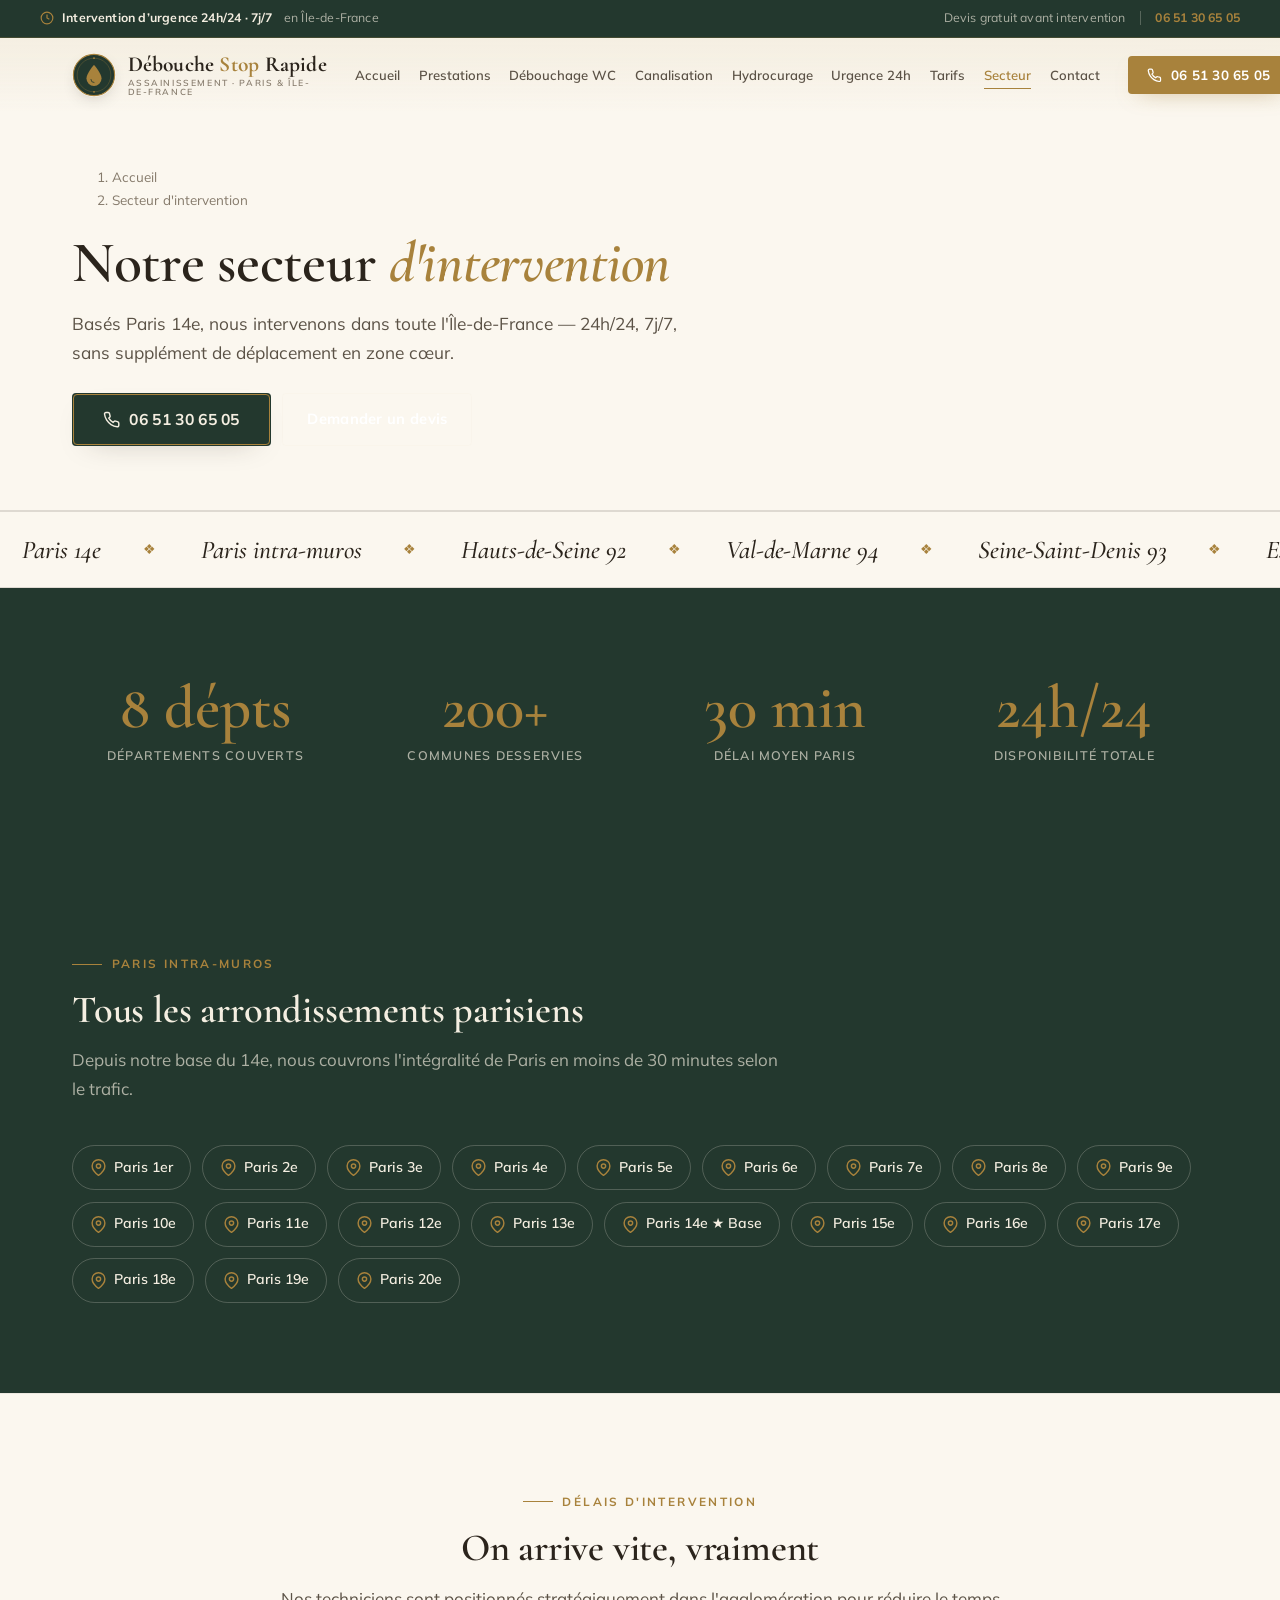
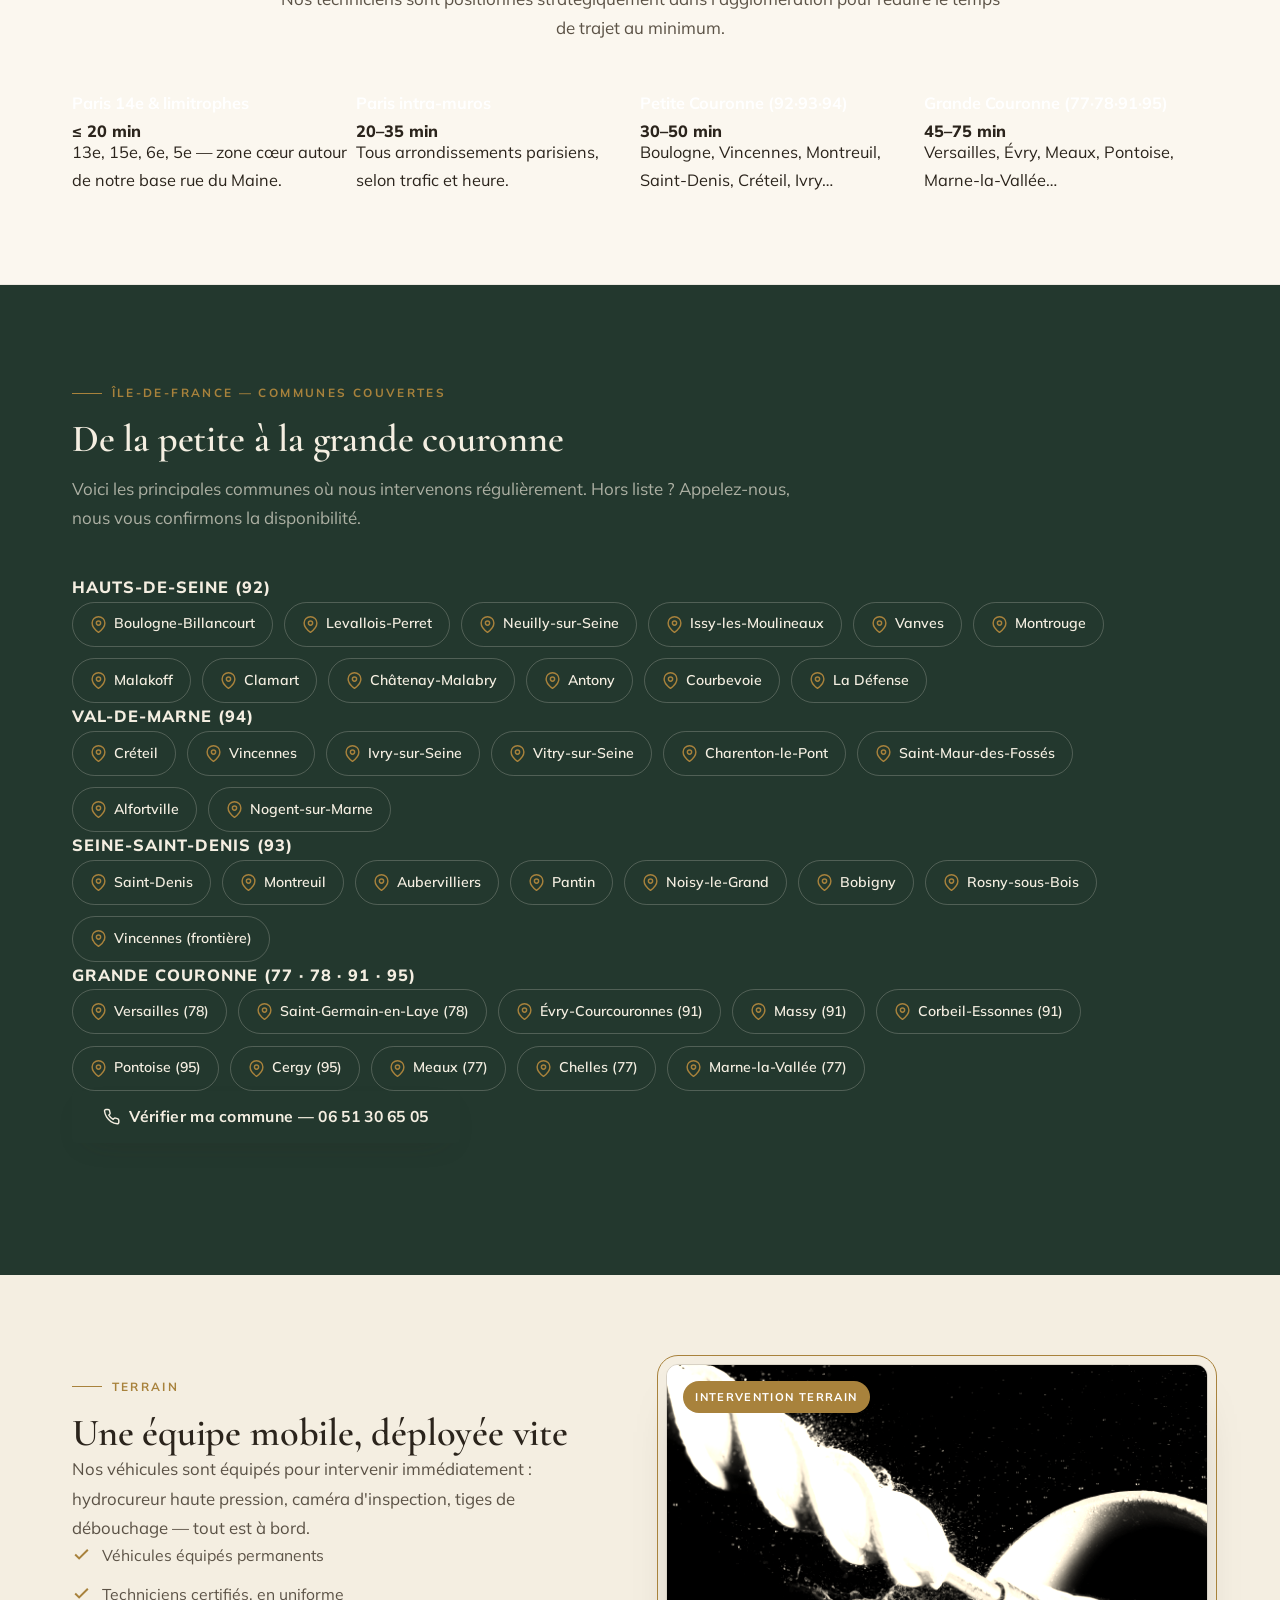
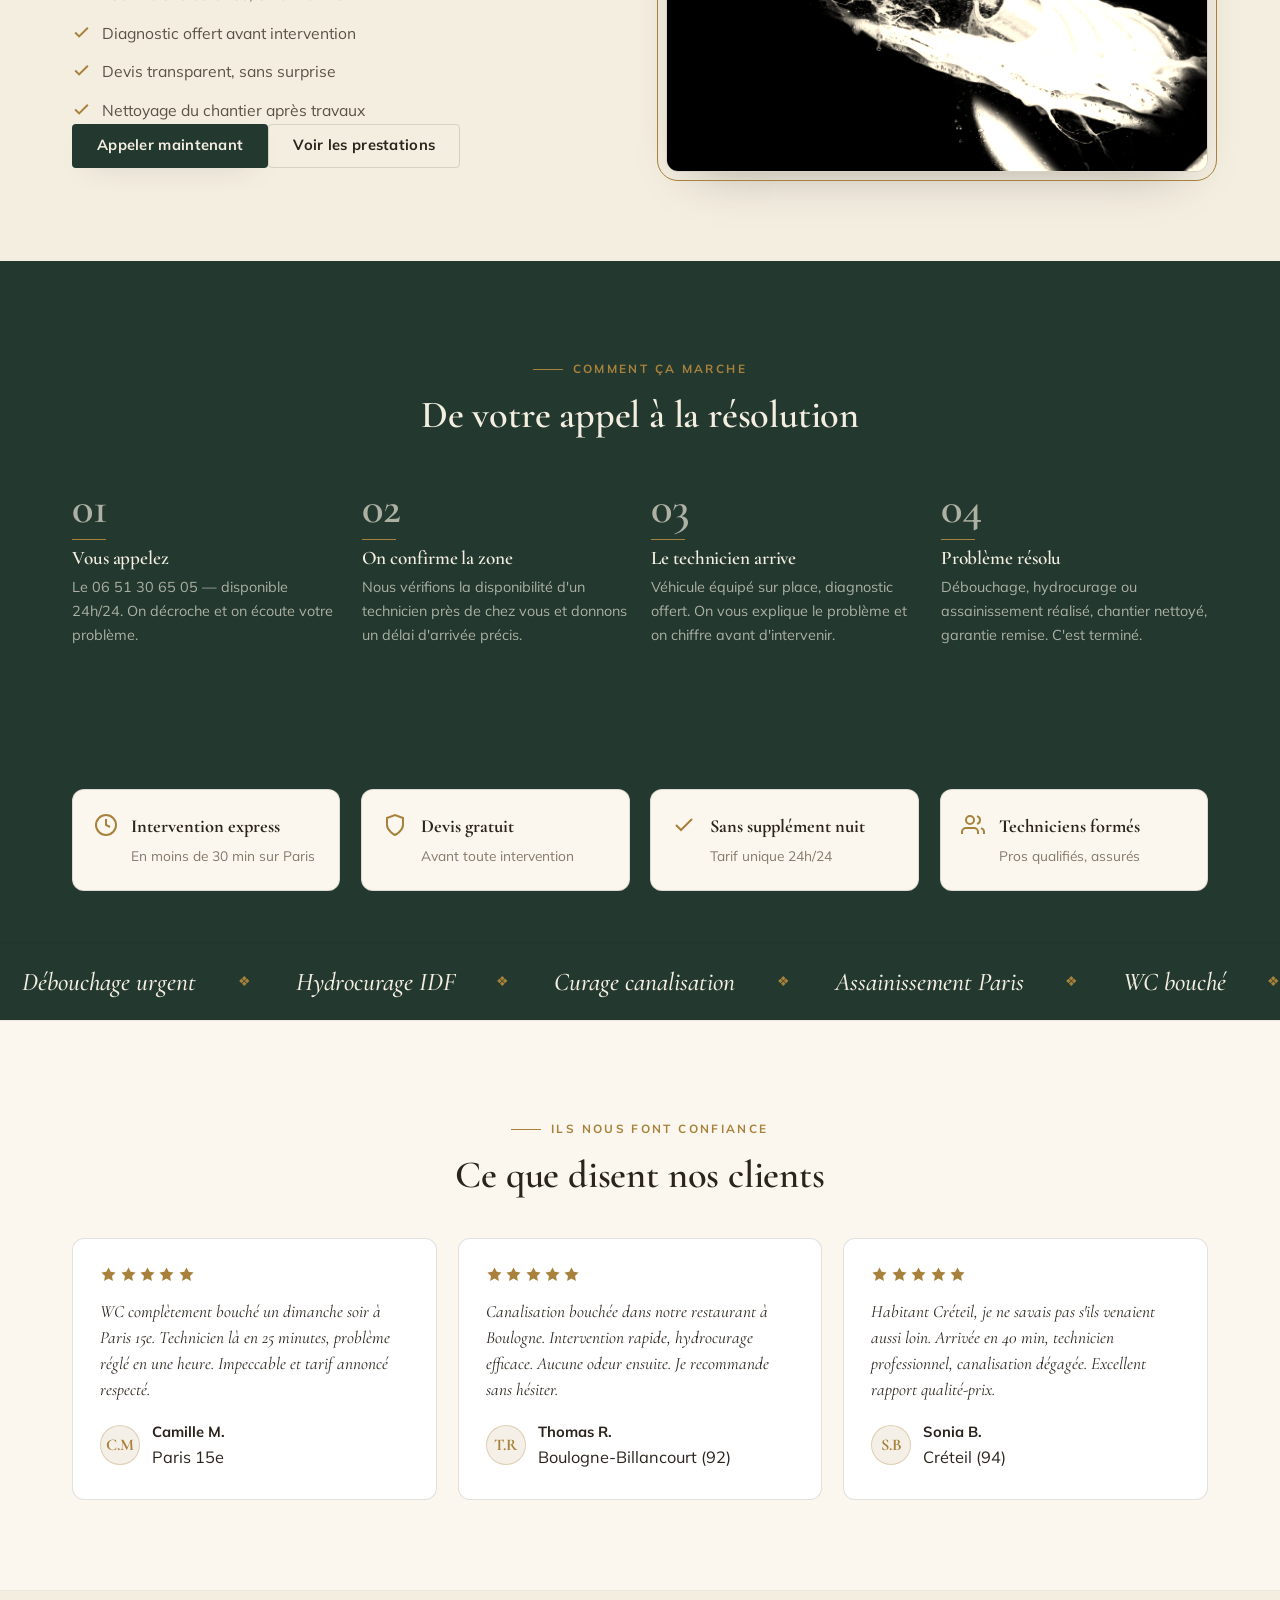
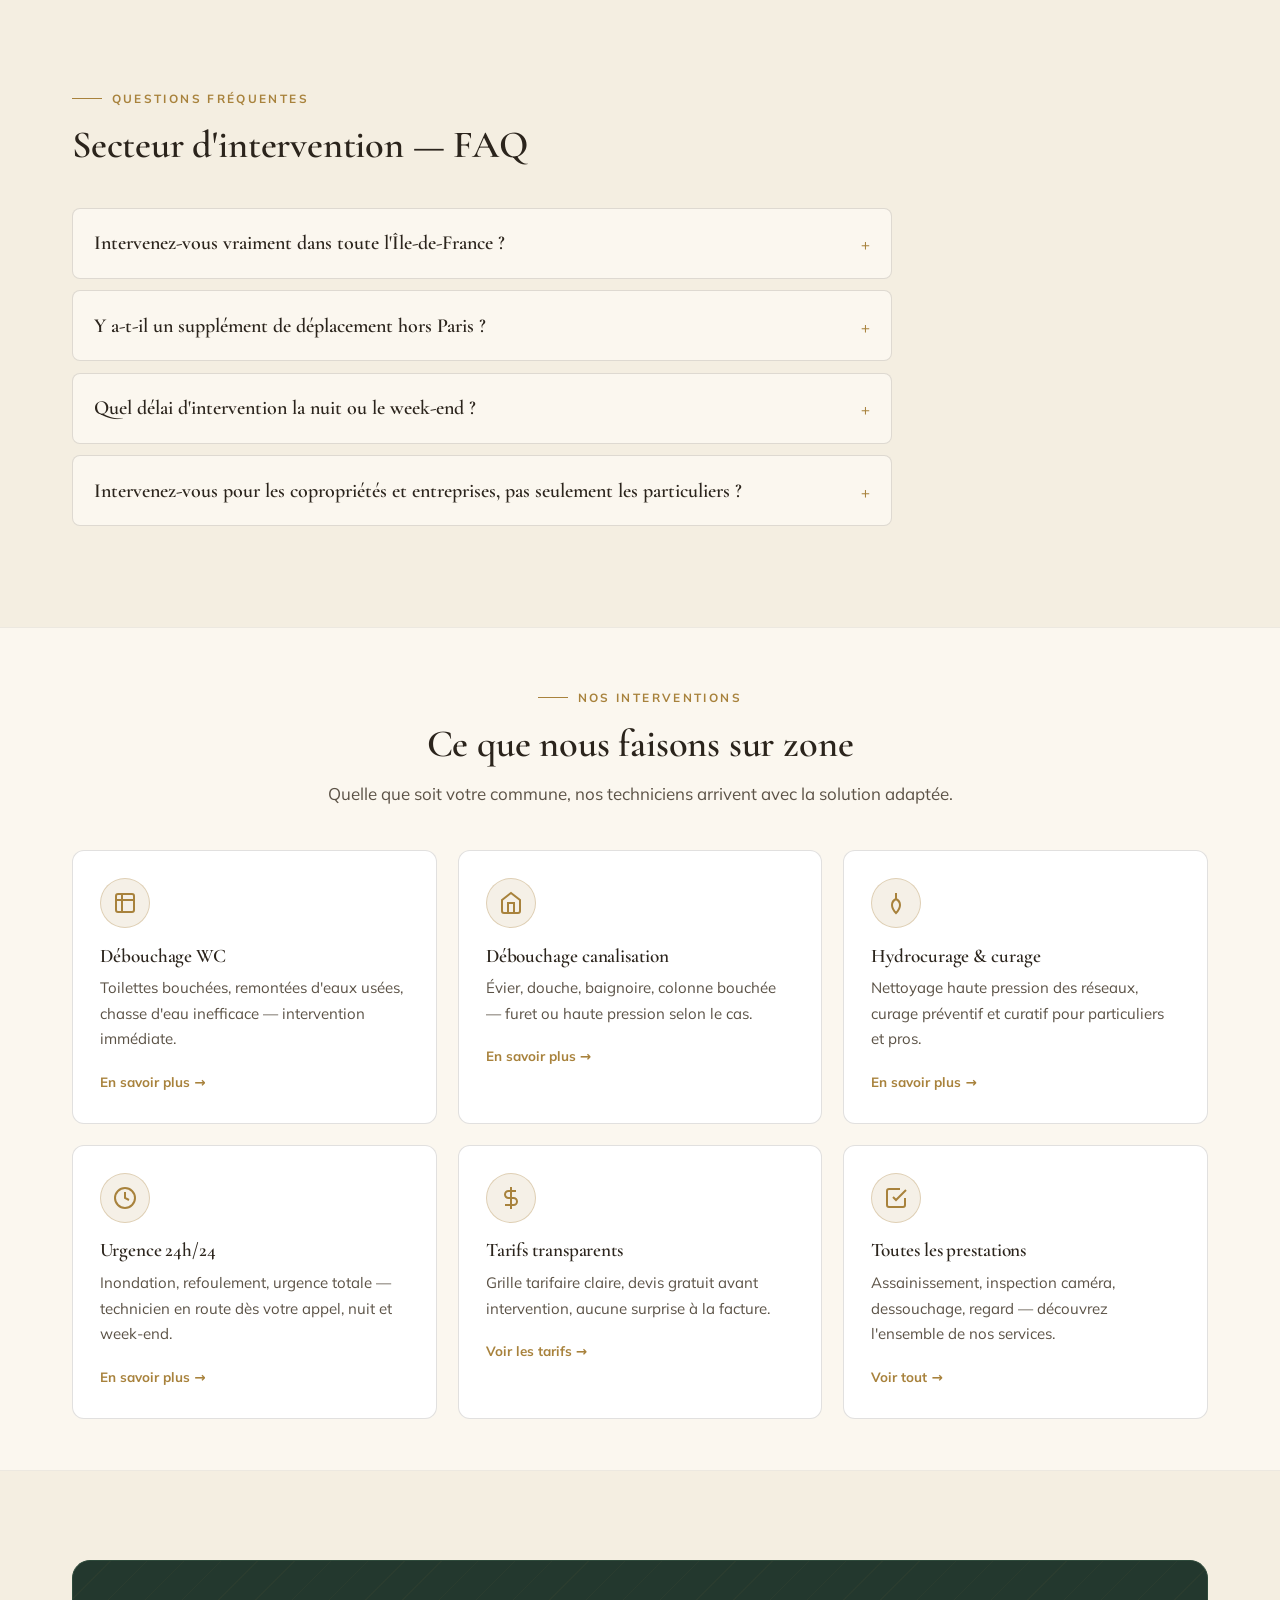
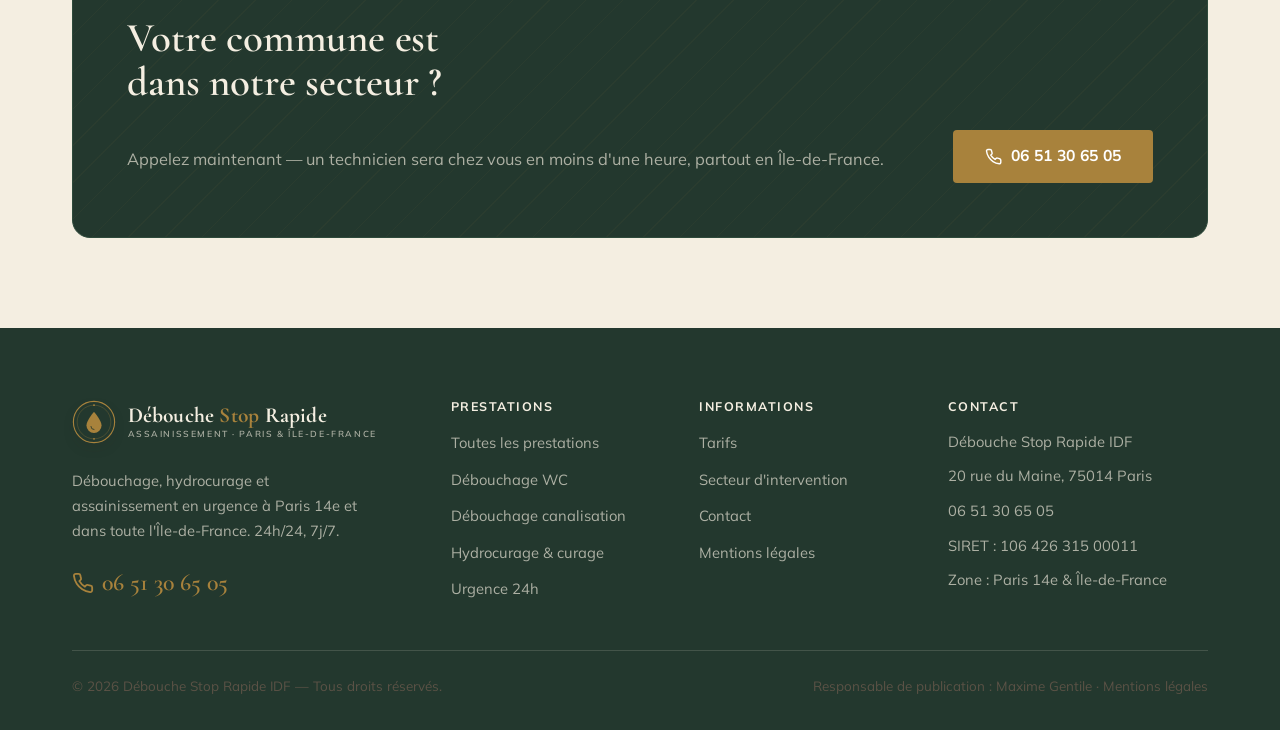
<file: secteur-intervention.html>
<!DOCTYPE html>
<html lang="fr">
<head>
  <title>Notre secteur d'intervention | Débouche Stop Rapide IDF</title>
  <meta name="description" content="Débouche Stop Rapide IDF intervient à Paris 14e et dans toute l'Île-de-France en moins de 30 min. Découvrez les communes couvertes. Appelez le 06 51 30 65 05.">
  <link rel="canonical" href="https://[DOMAINE]/secteur-intervention.html">
  <!-- À coller VERBATIM dans <head> de chaque page, APRÈS le <title> et la <meta name="description"> propres à la page -->
<meta charset="UTF-8" />
<meta name="viewport" content="width=device-width, initial-scale=1" />
<meta name="theme-color" content="#0A0A0A" />
<link rel="preconnect" href="https://fonts.googleapis.com" />
<link rel="preconnect" href="https://fonts.gstatic.com" crossorigin />
<link href="https://fonts.googleapis.com/css2?family=Syne:wght@600;700;800&family=Manrope:wght@400;500;600;700;800&display=swap" rel="stylesheet" />
<link rel="stylesheet" href="assets/css/styles.css" />
<link rel="icon" href="favicon.svg" type="image/svg+xml" />
<script src="assets/js/main.js" defer></script>
  <style>
    /* Styles scopés page secteur-intervention uniquement */
    body.page-secteur-intervention .zone-dept {
      margin-bottom: var(--sp-5);
    }
    body.page-secteur-intervention .zone-dept__title {
      font-family: var(--font-title);
      font-weight: 800;
      font-size: var(--fs-md);
      color: var(--lime);
      text-transform: uppercase;
      letter-spacing: 0.06em;
      border-bottom: 2px solid var(--lime);
      padding-bottom: var(--sp-2);
      margin-bottom: var(--sp-3);
    }
    body.page-secteur-intervention .delay-grid {
      display: grid;
      grid-template-columns: repeat(auto-fill, minmax(240px, 1fr));
      gap: var(--sp-4);
    }
    body.page-secteur-intervention .delay-card {
      background: var(--ink-80);
      border: 1px solid var(--ink-60);
      border-radius: var(--r-md);
      padding: var(--sp-4);
      display: flex;
      flex-direction: column;
      gap: var(--sp-2);
      transition: border-color var(--t-snap);
    }
    body.page-secteur-intervention .delay-card:hover {
      border-color: var(--lime);
    }
    body.page-secteur-intervention .delay-card__zone {
      font-family: var(--font-title);
      font-weight: 700;
      font-size: var(--fs-md);
      color: var(--white);
    }
    body.page-secteur-intervention .delay-card__time {
      font-size: var(--fs-lg);
      font-family: var(--font-title);
      font-weight: 800;
      color: var(--lime);
    }
    body.page-secteur-intervention .delay-card__desc {
      font-size: var(--fs-sm);
      color: var(--muted);
    }
  </style>
</head>
<body class="page-secteur-intervention">

<!-- HEADER : verbatim sur toutes les pages. Pour marquer la page courante, ajouter class="active" + aria-current="page" sur le lien correspondant (à la fois dans .nav__links ET dans #mobile-menu), et le retirer du lien Accueil. Les pages internes n'ont PAS la class "active" sur Accueil. -->
<header class="site-header">
  <div class="container nav">
    <a href="index.html" class="brand" aria-label="Débouche Stop Rapide IDF — accueil">
      <svg class="brand__mark" viewBox="0 0 64 64" aria-hidden="true"><rect width="64" height="64" rx="14" fill="#C6FF3A"/><path d="M14 40 L40 40" stroke="#0A0A0A" stroke-width="6" stroke-linecap="round"/><path d="M22 30 L44 30" stroke="#0A0A0A" stroke-width="6" stroke-linecap="round" opacity="0.55"/><path d="M30 20 L48 20" stroke="#0A0A0A" stroke-width="6" stroke-linecap="round" opacity="0.3"/><path d="M40 46 l10 -14 -7 0 4 -12 -16 18 7 0 z" fill="#0A0A0A"/></svg>
      <span>Débouche <strong>Stop</strong> Rapide</span>
    </a>
    <nav class="nav__links" aria-label="Navigation principale">
      <a href="index.html">Accueil</a>
      <a href="nos-prestations.html">Prestations</a>
      <a href="debouchage-wc.html">Débouchage WC</a>
      <a href="debouchage-canalisation.html">Canalisation</a>
      <a href="hydrocurage-curage.html">Hydrocurage</a>
      <a href="urgence-24h.html">Urgence 24h</a>
      <a href="tarifs.html">Tarifs</a>
      <a href="secteur-intervention.html" class="active" aria-current="page">Secteur</a>
      <a href="contact.html">Contact</a>
    </nav>
    <div class="nav__cta">
      <a href="tel:0651306505" class="btn btn-call">
        <svg viewBox="0 0 24 24" fill="none" stroke="currentColor" stroke-width="2" aria-hidden="true"><path d="M22 16.92v3a2 2 0 0 1-2.18 2 19.79 19.79 0 0 1-8.63-3.07 19.5 19.5 0 0 1-6-6 19.79 19.79 0 0 1-3.07-8.67A2 2 0 0 1 4.11 2h3a2 2 0 0 1 2 1.72c.13.96.36 1.9.7 2.81a2 2 0 0 1-.45 2.11L8.09 9.91a16 16 0 0 0 6 6l1.27-1.27a2 2 0 0 1 2.11-.45c.91.34 1.85.57 2.81.7A2 2 0 0 1 22 16.92z"/></svg>
        06 51 30 65 05
      </a>
      <button class="nav__toggle" aria-expanded="false" aria-controls="mobile-menu" aria-label="Ouvrir le menu"><span></span></button>
    </div>
  </div>
</header>

<!-- MOBILE MENU : placer juste après le </header>. id="mobile-menu" requis (ciblé par main.js). Appliquer la même règle de lien actif que ci-dessus. -->
<nav id="mobile-menu" class="mobile-menu" aria-label="Navigation mobile">
  <a href="index.html">Accueil</a>
  <a href="nos-prestations.html">Prestations</a>
  <a href="debouchage-wc.html">Débouchage WC</a>
  <a href="debouchage-canalisation.html">Canalisation</a>
  <a href="hydrocurage-curage.html">Hydrocurage</a>
  <a href="urgence-24h.html">Urgence 24h</a>
  <a href="tarifs.html">Tarifs</a>
  <a href="secteur-intervention.html" class="active" aria-current="page">Secteur</a>
  <a href="contact.html">Contact</a>
  <a href="tel:0651306505" class="btn btn-primary btn-block btn-lg">Appeler maintenant</a>
</nav>

<main>

  <!-- PAGE HERO -->
  <section class="page-hero">
    <div class="container">
      <nav class="breadcrumb">
        <ol>
          <li><a href="index.html">Accueil</a></li>
          <li aria-current="page">Secteur d'intervention</li>
        </ol>
      </nav>
      <h1>Notre secteur <span class="hl">d'intervention</span></h1>
      <p>Basés Paris 14e, nous intervenons dans toute l'Île-de-France — 24h/24, 7j/7, sans supplément de déplacement en zone cœur.</p>
      <div class="page-hero__cta">
        <a href="tel:0651306505" class="btn btn-primary btn-lg pulse">
          <svg viewBox="0 0 24 24" fill="none" stroke="currentColor" stroke-width="2" aria-hidden="true"><path d="M22 16.92v3a2 2 0 0 1-2.18 2 19.79 19.79 0 0 1-8.63-3.07 19.5 19.5 0 0 1-6-6 19.79 19.79 0 0 1-3.07-8.67A2 2 0 0 1 4.11 2h3a2 2 0 0 1 2 1.72c.13.96.36 1.9.7 2.81a2 2 0 0 1-.45 2.11L8.09 9.91a16 16 0 0 0 6 6l1.27-1.27a2 2 0 0 1 2.11-.45c.91.34 1.85.57 2.81.7A2 2 0 0 1 22 16.92z"/></svg>
          06 51 30 65 05
        </a>
        <a href="contact.html" class="btn btn-ghost on-dark" style="color:#fff">Demander un devis</a>
      </div>
    </div>
  </section>

  <!-- MARQUEE VITESSE -->
  <div class="marquee" aria-hidden="true">
    <div class="marquee__track" data-speed="65">
      <span>Paris 14e</span><span>Paris intra-muros</span><span>Hauts-de-Seine 92</span><span>Val-de-Marne 94</span><span>Seine-Saint-Denis 93</span><span>Essonne 91</span><span>Val-d'Oise 95</span><span>Yvelines 78</span><span>Seine-et-Marne 77</span><span>Intervention express</span><span>24h/24 · 7j/7</span>
    </div>
  </div>

  <!-- STATS COUVERTURE -->
  <section class="section section--lime reveal">
    <div class="container">
      <div class="stats reveal-stagger">
        <div class="stat">
          <div class="stat__num" data-count="8" data-suffix=" dépts">0</div>
          <div class="stat__label">Départements couverts</div>
        </div>
        <div class="stat">
          <div class="stat__num" data-count="200" data-suffix="+">0</div>
          <div class="stat__label">Communes desservies</div>
        </div>
        <div class="stat">
          <div class="stat__num" data-count="30" data-suffix=" min">0</div>
          <div class="stat__label">Délai moyen Paris</div>
        </div>
        <div class="stat">
          <div class="stat__num" data-count="24" data-suffix="h/24">0</div>
          <div class="stat__label">Disponibilité totale</div>
        </div>
      </div>
    </div>
  </section>

  <!-- SECTION ZONES PARIS -->
  <section class="section section--dark">
    <div class="container">
      <div class="section-head reveal">
        <span class="eyebrow">Paris intra-muros</span>
        <h2>Tous les arrondissements parisiens</h2>
        <p>Depuis notre base du 14e, nous couvrons l'intégralité de Paris en moins de 30 minutes selon le trafic.</p>
      </div>
      <div class="zones reveal-stagger">
        <div class="zone">
          <svg viewBox="0 0 24 24" fill="none" stroke="currentColor" stroke-width="2" aria-hidden="true"><path d="M21 10c0 7-9 13-9 13s-9-6-9-13a9 9 0 0 1 18 0z"/><circle cx="12" cy="10" r="3"/></svg>
          Paris 1er
        </div>
        <div class="zone">
          <svg viewBox="0 0 24 24" fill="none" stroke="currentColor" stroke-width="2" aria-hidden="true"><path d="M21 10c0 7-9 13-9 13s-9-6-9-13a9 9 0 0 1 18 0z"/><circle cx="12" cy="10" r="3"/></svg>
          Paris 2e
        </div>
        <div class="zone">
          <svg viewBox="0 0 24 24" fill="none" stroke="currentColor" stroke-width="2" aria-hidden="true"><path d="M21 10c0 7-9 13-9 13s-9-6-9-13a9 9 0 0 1 18 0z"/><circle cx="12" cy="10" r="3"/></svg>
          Paris 3e
        </div>
        <div class="zone">
          <svg viewBox="0 0 24 24" fill="none" stroke="currentColor" stroke-width="2" aria-hidden="true"><path d="M21 10c0 7-9 13-9 13s-9-6-9-13a9 9 0 0 1 18 0z"/><circle cx="12" cy="10" r="3"/></svg>
          Paris 4e
        </div>
        <div class="zone">
          <svg viewBox="0 0 24 24" fill="none" stroke="currentColor" stroke-width="2" aria-hidden="true"><path d="M21 10c0 7-9 13-9 13s-9-6-9-13a9 9 0 0 1 18 0z"/><circle cx="12" cy="10" r="3"/></svg>
          Paris 5e
        </div>
        <div class="zone">
          <svg viewBox="0 0 24 24" fill="none" stroke="currentColor" stroke-width="2" aria-hidden="true"><path d="M21 10c0 7-9 13-9 13s-9-6-9-13a9 9 0 0 1 18 0z"/><circle cx="12" cy="10" r="3"/></svg>
          Paris 6e
        </div>
        <div class="zone">
          <svg viewBox="0 0 24 24" fill="none" stroke="currentColor" stroke-width="2" aria-hidden="true"><path d="M21 10c0 7-9 13-9 13s-9-6-9-13a9 9 0 0 1 18 0z"/><circle cx="12" cy="10" r="3"/></svg>
          Paris 7e
        </div>
        <div class="zone">
          <svg viewBox="0 0 24 24" fill="none" stroke="currentColor" stroke-width="2" aria-hidden="true"><path d="M21 10c0 7-9 13-9 13s-9-6-9-13a9 9 0 0 1 18 0z"/><circle cx="12" cy="10" r="3"/></svg>
          Paris 8e
        </div>
        <div class="zone">
          <svg viewBox="0 0 24 24" fill="none" stroke="currentColor" stroke-width="2" aria-hidden="true"><path d="M21 10c0 7-9 13-9 13s-9-6-9-13a9 9 0 0 1 18 0z"/><circle cx="12" cy="10" r="3"/></svg>
          Paris 9e
        </div>
        <div class="zone">
          <svg viewBox="0 0 24 24" fill="none" stroke="currentColor" stroke-width="2" aria-hidden="true"><path d="M21 10c0 7-9 13-9 13s-9-6-9-13a9 9 0 0 1 18 0z"/><circle cx="12" cy="10" r="3"/></svg>
          Paris 10e
        </div>
        <div class="zone">
          <svg viewBox="0 0 24 24" fill="none" stroke="currentColor" stroke-width="2" aria-hidden="true"><path d="M21 10c0 7-9 13-9 13s-9-6-9-13a9 9 0 0 1 18 0z"/><circle cx="12" cy="10" r="3"/></svg>
          Paris 11e
        </div>
        <div class="zone">
          <svg viewBox="0 0 24 24" fill="none" stroke="currentColor" stroke-width="2" aria-hidden="true"><path d="M21 10c0 7-9 13-9 13s-9-6-9-13a9 9 0 0 1 18 0z"/><circle cx="12" cy="10" r="3"/></svg>
          Paris 12e
        </div>
        <div class="zone">
          <svg viewBox="0 0 24 24" fill="none" stroke="currentColor" stroke-width="2" aria-hidden="true"><path d="M21 10c0 7-9 13-9 13s-9-6-9-13a9 9 0 0 1 18 0z"/><circle cx="12" cy="10" r="3"/></svg>
          Paris 13e
        </div>
        <div class="zone">
          <svg viewBox="0 0 24 24" fill="none" stroke="currentColor" stroke-width="2" aria-hidden="true"><path d="M21 10c0 7-9 13-9 13s-9-6-9-13a9 9 0 0 1 18 0z"/><circle cx="12" cy="10" r="3"/></svg>
          Paris 14e ★ Base
        </div>
        <div class="zone">
          <svg viewBox="0 0 24 24" fill="none" stroke="currentColor" stroke-width="2" aria-hidden="true"><path d="M21 10c0 7-9 13-9 13s-9-6-9-13a9 9 0 0 1 18 0z"/><circle cx="12" cy="10" r="3"/></svg>
          Paris 15e
        </div>
        <div class="zone">
          <svg viewBox="0 0 24 24" fill="none" stroke="currentColor" stroke-width="2" aria-hidden="true"><path d="M21 10c0 7-9 13-9 13s-9-6-9-13a9 9 0 0 1 18 0z"/><circle cx="12" cy="10" r="3"/></svg>
          Paris 16e
        </div>
        <div class="zone">
          <svg viewBox="0 0 24 24" fill="none" stroke="currentColor" stroke-width="2" aria-hidden="true"><path d="M21 10c0 7-9 13-9 13s-9-6-9-13a9 9 0 0 1 18 0z"/><circle cx="12" cy="10" r="3"/></svg>
          Paris 17e
        </div>
        <div class="zone">
          <svg viewBox="0 0 24 24" fill="none" stroke="currentColor" stroke-width="2" aria-hidden="true"><path d="M21 10c0 7-9 13-9 13s-9-6-9-13a9 9 0 0 1 18 0z"/><circle cx="12" cy="10" r="3"/></svg>
          Paris 18e
        </div>
        <div class="zone">
          <svg viewBox="0 0 24 24" fill="none" stroke="currentColor" stroke-width="2" aria-hidden="true"><path d="M21 10c0 7-9 13-9 13s-9-6-9-13a9 9 0 0 1 18 0z"/><circle cx="12" cy="10" r="3"/></svg>
          Paris 19e
        </div>
        <div class="zone">
          <svg viewBox="0 0 24 24" fill="none" stroke="currentColor" stroke-width="2" aria-hidden="true"><path d="M21 10c0 7-9 13-9 13s-9-6-9-13a9 9 0 0 1 18 0z"/><circle cx="12" cy="10" r="3"/></svg>
          Paris 20e
        </div>
      </div>
    </div>
  </section>

  <!-- DÉLAIS PAR ZONE (cards) -->
  <section class="section section--paper">
    <div class="container">
      <div class="section-head section-head--center reveal">
        <span class="eyebrow">Délais d'intervention</span>
        <h2>On arrive vite, vraiment</h2>
        <p class="lead">Nos techniciens sont positionnés stratégiquement dans l'agglomération pour réduire le temps de trajet au minimum.</p>
      </div>
      <div class="delay-grid reveal-stagger">
        <div class="delay-card">
          <div class="delay-card__zone">Paris 14e &amp; limitrophes</div>
          <div class="delay-card__time">≤ 20 min</div>
          <div class="delay-card__desc">13e, 15e, 6e, 5e — zone cœur autour de notre base rue du Maine.</div>
        </div>
        <div class="delay-card">
          <div class="delay-card__zone">Paris intra-muros</div>
          <div class="delay-card__time">20–35 min</div>
          <div class="delay-card__desc">Tous arrondissements parisiens, selon trafic et heure.</div>
        </div>
        <div class="delay-card">
          <div class="delay-card__zone">Petite Couronne (92·93·94)</div>
          <div class="delay-card__time">30–50 min</div>
          <div class="delay-card__desc">Boulogne, Vincennes, Montreuil, Saint-Denis, Créteil, Ivry…</div>
        </div>
        <div class="delay-card">
          <div class="delay-card__zone">Grande Couronne (77·78·91·95)</div>
          <div class="delay-card__time">45–75 min</div>
          <div class="delay-card__desc">Versailles, Évry, Meaux, Pontoise, Marne-la-Vallée…</div>
        </div>
      </div>
    </div>
  </section>

  <!-- COMMUNES PAR DÉPARTEMENT -->
  <section class="section section--dark">
    <div class="container">
      <div class="section-head reveal">
        <span class="eyebrow">Île-de-France — communes couvertes</span>
        <h2>De la petite à la grande couronne</h2>
        <p>Voici les principales communes où nous intervenons régulièrement. Hors liste ? Appelez-nous, nous vous confirmons la disponibilité.</p>
      </div>

      <!-- 92 Hauts-de-Seine -->
      <div class="zone-dept reveal">
        <div class="zone-dept__title">Hauts-de-Seine (92)</div>
        <div class="zones reveal-stagger">
          <div class="zone"><svg viewBox="0 0 24 24" fill="none" stroke="currentColor" stroke-width="2" aria-hidden="true"><path d="M21 10c0 7-9 13-9 13s-9-6-9-13a9 9 0 0 1 18 0z"/><circle cx="12" cy="10" r="3"/></svg>Boulogne-Billancourt</div>
          <div class="zone"><svg viewBox="0 0 24 24" fill="none" stroke="currentColor" stroke-width="2" aria-hidden="true"><path d="M21 10c0 7-9 13-9 13s-9-6-9-13a9 9 0 0 1 18 0z"/><circle cx="12" cy="10" r="3"/></svg>Levallois-Perret</div>
          <div class="zone"><svg viewBox="0 0 24 24" fill="none" stroke="currentColor" stroke-width="2" aria-hidden="true"><path d="M21 10c0 7-9 13-9 13s-9-6-9-13a9 9 0 0 1 18 0z"/><circle cx="12" cy="10" r="3"/></svg>Neuilly-sur-Seine</div>
          <div class="zone"><svg viewBox="0 0 24 24" fill="none" stroke="currentColor" stroke-width="2" aria-hidden="true"><path d="M21 10c0 7-9 13-9 13s-9-6-9-13a9 9 0 0 1 18 0z"/><circle cx="12" cy="10" r="3"/></svg>Issy-les-Moulineaux</div>
          <div class="zone"><svg viewBox="0 0 24 24" fill="none" stroke="currentColor" stroke-width="2" aria-hidden="true"><path d="M21 10c0 7-9 13-9 13s-9-6-9-13a9 9 0 0 1 18 0z"/><circle cx="12" cy="10" r="3"/></svg>Vanves</div>
          <div class="zone"><svg viewBox="0 0 24 24" fill="none" stroke="currentColor" stroke-width="2" aria-hidden="true"><path d="M21 10c0 7-9 13-9 13s-9-6-9-13a9 9 0 0 1 18 0z"/><circle cx="12" cy="10" r="3"/></svg>Montrouge</div>
          <div class="zone"><svg viewBox="0 0 24 24" fill="none" stroke="currentColor" stroke-width="2" aria-hidden="true"><path d="M21 10c0 7-9 13-9 13s-9-6-9-13a9 9 0 0 1 18 0z"/><circle cx="12" cy="10" r="3"/></svg>Malakoff</div>
          <div class="zone"><svg viewBox="0 0 24 24" fill="none" stroke="currentColor" stroke-width="2" aria-hidden="true"><path d="M21 10c0 7-9 13-9 13s-9-6-9-13a9 9 0 0 1 18 0z"/><circle cx="12" cy="10" r="3"/></svg>Clamart</div>
          <div class="zone"><svg viewBox="0 0 24 24" fill="none" stroke="currentColor" stroke-width="2" aria-hidden="true"><path d="M21 10c0 7-9 13-9 13s-9-6-9-13a9 9 0 0 1 18 0z"/><circle cx="12" cy="10" r="3"/></svg>Châtenay-Malabry</div>
          <div class="zone"><svg viewBox="0 0 24 24" fill="none" stroke="currentColor" stroke-width="2" aria-hidden="true"><path d="M21 10c0 7-9 13-9 13s-9-6-9-13a9 9 0 0 1 18 0z"/><circle cx="12" cy="10" r="3"/></svg>Antony</div>
          <div class="zone"><svg viewBox="0 0 24 24" fill="none" stroke="currentColor" stroke-width="2" aria-hidden="true"><path d="M21 10c0 7-9 13-9 13s-9-6-9-13a9 9 0 0 1 18 0z"/><circle cx="12" cy="10" r="3"/></svg>Courbevoie</div>
          <div class="zone"><svg viewBox="0 0 24 24" fill="none" stroke="currentColor" stroke-width="2" aria-hidden="true"><path d="M21 10c0 7-9 13-9 13s-9-6-9-13a9 9 0 0 1 18 0z"/><circle cx="12" cy="10" r="3"/></svg>La Défense</div>
        </div>
      </div>

      <!-- 94 Val-de-Marne -->
      <div class="zone-dept reveal">
        <div class="zone-dept__title">Val-de-Marne (94)</div>
        <div class="zones reveal-stagger">
          <div class="zone"><svg viewBox="0 0 24 24" fill="none" stroke="currentColor" stroke-width="2" aria-hidden="true"><path d="M21 10c0 7-9 13-9 13s-9-6-9-13a9 9 0 0 1 18 0z"/><circle cx="12" cy="10" r="3"/></svg>Créteil</div>
          <div class="zone"><svg viewBox="0 0 24 24" fill="none" stroke="currentColor" stroke-width="2" aria-hidden="true"><path d="M21 10c0 7-9 13-9 13s-9-6-9-13a9 9 0 0 1 18 0z"/><circle cx="12" cy="10" r="3"/></svg>Vincennes</div>
          <div class="zone"><svg viewBox="0 0 24 24" fill="none" stroke="currentColor" stroke-width="2" aria-hidden="true"><path d="M21 10c0 7-9 13-9 13s-9-6-9-13a9 9 0 0 1 18 0z"/><circle cx="12" cy="10" r="3"/></svg>Ivry-sur-Seine</div>
          <div class="zone"><svg viewBox="0 0 24 24" fill="none" stroke="currentColor" stroke-width="2" aria-hidden="true"><path d="M21 10c0 7-9 13-9 13s-9-6-9-13a9 9 0 0 1 18 0z"/><circle cx="12" cy="10" r="3"/></svg>Vitry-sur-Seine</div>
          <div class="zone"><svg viewBox="0 0 24 24" fill="none" stroke="currentColor" stroke-width="2" aria-hidden="true"><path d="M21 10c0 7-9 13-9 13s-9-6-9-13a9 9 0 0 1 18 0z"/><circle cx="12" cy="10" r="3"/></svg>Charenton-le-Pont</div>
          <div class="zone"><svg viewBox="0 0 24 24" fill="none" stroke="currentColor" stroke-width="2" aria-hidden="true"><path d="M21 10c0 7-9 13-9 13s-9-6-9-13a9 9 0 0 1 18 0z"/><circle cx="12" cy="10" r="3"/></svg>Saint-Maur-des-Fossés</div>
          <div class="zone"><svg viewBox="0 0 24 24" fill="none" stroke="currentColor" stroke-width="2" aria-hidden="true"><path d="M21 10c0 7-9 13-9 13s-9-6-9-13a9 9 0 0 1 18 0z"/><circle cx="12" cy="10" r="3"/></svg>Alfortville</div>
          <div class="zone"><svg viewBox="0 0 24 24" fill="none" stroke="currentColor" stroke-width="2" aria-hidden="true"><path d="M21 10c0 7-9 13-9 13s-9-6-9-13a9 9 0 0 1 18 0z"/><circle cx="12" cy="10" r="3"/></svg>Nogent-sur-Marne</div>
        </div>
      </div>

      <!-- 93 Seine-Saint-Denis -->
      <div class="zone-dept reveal">
        <div class="zone-dept__title">Seine-Saint-Denis (93)</div>
        <div class="zones reveal-stagger">
          <div class="zone"><svg viewBox="0 0 24 24" fill="none" stroke="currentColor" stroke-width="2" aria-hidden="true"><path d="M21 10c0 7-9 13-9 13s-9-6-9-13a9 9 0 0 1 18 0z"/><circle cx="12" cy="10" r="3"/></svg>Saint-Denis</div>
          <div class="zone"><svg viewBox="0 0 24 24" fill="none" stroke="currentColor" stroke-width="2" aria-hidden="true"><path d="M21 10c0 7-9 13-9 13s-9-6-9-13a9 9 0 0 1 18 0z"/><circle cx="12" cy="10" r="3"/></svg>Montreuil</div>
          <div class="zone"><svg viewBox="0 0 24 24" fill="none" stroke="currentColor" stroke-width="2" aria-hidden="true"><path d="M21 10c0 7-9 13-9 13s-9-6-9-13a9 9 0 0 1 18 0z"/><circle cx="12" cy="10" r="3"/></svg>Aubervilliers</div>
          <div class="zone"><svg viewBox="0 0 24 24" fill="none" stroke="currentColor" stroke-width="2" aria-hidden="true"><path d="M21 10c0 7-9 13-9 13s-9-6-9-13a9 9 0 0 1 18 0z"/><circle cx="12" cy="10" r="3"/></svg>Pantin</div>
          <div class="zone"><svg viewBox="0 0 24 24" fill="none" stroke="currentColor" stroke-width="2" aria-hidden="true"><path d="M21 10c0 7-9 13-9 13s-9-6-9-13a9 9 0 0 1 18 0z"/><circle cx="12" cy="10" r="3"/></svg>Noisy-le-Grand</div>
          <div class="zone"><svg viewBox="0 0 24 24" fill="none" stroke="currentColor" stroke-width="2" aria-hidden="true"><path d="M21 10c0 7-9 13-9 13s-9-6-9-13a9 9 0 0 1 18 0z"/><circle cx="12" cy="10" r="3"/></svg>Bobigny</div>
          <div class="zone"><svg viewBox="0 0 24 24" fill="none" stroke="currentColor" stroke-width="2" aria-hidden="true"><path d="M21 10c0 7-9 13-9 13s-9-6-9-13a9 9 0 0 1 18 0z"/><circle cx="12" cy="10" r="3"/></svg>Rosny-sous-Bois</div>
          <div class="zone"><svg viewBox="0 0 24 24" fill="none" stroke="currentColor" stroke-width="2" aria-hidden="true"><path d="M21 10c0 7-9 13-9 13s-9-6-9-13a9 9 0 0 1 18 0z"/><circle cx="12" cy="10" r="3"/></svg>Vincennes (frontière)</div>
        </div>
      </div>

      <!-- Grande couronne -->
      <div class="zone-dept reveal">
        <div class="zone-dept__title">Grande Couronne (77 · 78 · 91 · 95)</div>
        <div class="zones reveal-stagger">
          <div class="zone"><svg viewBox="0 0 24 24" fill="none" stroke="currentColor" stroke-width="2" aria-hidden="true"><path d="M21 10c0 7-9 13-9 13s-9-6-9-13a9 9 0 0 1 18 0z"/><circle cx="12" cy="10" r="3"/></svg>Versailles (78)</div>
          <div class="zone"><svg viewBox="0 0 24 24" fill="none" stroke="currentColor" stroke-width="2" aria-hidden="true"><path d="M21 10c0 7-9 13-9 13s-9-6-9-13a9 9 0 0 1 18 0z"/><circle cx="12" cy="10" r="3"/></svg>Saint-Germain-en-Laye (78)</div>
          <div class="zone"><svg viewBox="0 0 24 24" fill="none" stroke="currentColor" stroke-width="2" aria-hidden="true"><path d="M21 10c0 7-9 13-9 13s-9-6-9-13a9 9 0 0 1 18 0z"/><circle cx="12" cy="10" r="3"/></svg>Évry-Courcouronnes (91)</div>
          <div class="zone"><svg viewBox="0 0 24 24" fill="none" stroke="currentColor" stroke-width="2" aria-hidden="true"><path d="M21 10c0 7-9 13-9 13s-9-6-9-13a9 9 0 0 1 18 0z"/><circle cx="12" cy="10" r="3"/></svg>Massy (91)</div>
          <div class="zone"><svg viewBox="0 0 24 24" fill="none" stroke="currentColor" stroke-width="2" aria-hidden="true"><path d="M21 10c0 7-9 13-9 13s-9-6-9-13a9 9 0 0 1 18 0z"/><circle cx="12" cy="10" r="3"/></svg>Corbeil-Essonnes (91)</div>
          <div class="zone"><svg viewBox="0 0 24 24" fill="none" stroke="currentColor" stroke-width="2" aria-hidden="true"><path d="M21 10c0 7-9 13-9 13s-9-6-9-13a9 9 0 0 1 18 0z"/><circle cx="12" cy="10" r="3"/></svg>Pontoise (95)</div>
          <div class="zone"><svg viewBox="0 0 24 24" fill="none" stroke="currentColor" stroke-width="2" aria-hidden="true"><path d="M21 10c0 7-9 13-9 13s-9-6-9-13a9 9 0 0 1 18 0z"/><circle cx="12" cy="10" r="3"/></svg>Cergy (95)</div>
          <div class="zone"><svg viewBox="0 0 24 24" fill="none" stroke="currentColor" stroke-width="2" aria-hidden="true"><path d="M21 10c0 7-9 13-9 13s-9-6-9-13a9 9 0 0 1 18 0z"/><circle cx="12" cy="10" r="3"/></svg>Meaux (77)</div>
          <div class="zone"><svg viewBox="0 0 24 24" fill="none" stroke="currentColor" stroke-width="2" aria-hidden="true"><path d="M21 10c0 7-9 13-9 13s-9-6-9-13a9 9 0 0 1 18 0z"/><circle cx="12" cy="10" r="3"/></svg>Chelles (77)</div>
          <div class="zone"><svg viewBox="0 0 24 24" fill="none" stroke="currentColor" stroke-width="2" aria-hidden="true"><path d="M21 10c0 7-9 13-9 13s-9-6-9-13a9 9 0 0 1 18 0z"/><circle cx="12" cy="10" r="3"/></svg>Marne-la-Vallée (77)</div>
        </div>
      </div>

      <div class="section-head reveal" style="margin-top: var(--sp-6);">
        <a href="tel:0651306505" class="btn btn-primary btn-lg">
          <svg viewBox="0 0 24 24" fill="none" stroke="currentColor" stroke-width="2" aria-hidden="true"><path d="M22 16.92v3a2 2 0 0 1-2.18 2 19.79 19.79 0 0 1-8.63-3.07 19.5 19.5 0 0 1-6-6 19.79 19.79 0 0 1-3.07-8.67A2 2 0 0 1 4.11 2h3a2 2 0 0 1 2 1.72c.13.96.36 1.9.7 2.81a2 2 0 0 1-.45 2.11L8.09 9.91a16 16 0 0 0 6 6l1.27-1.27a2 2 0 0 1 2.11-.45c.91.34 1.85.57 2.81.7A2 2 0 0 1 22 16.92z"/></svg>
          Vérifier ma commune — 06 51 30 65 05
        </a>
      </div>
    </div>
  </section>

  <!-- MEDIA SPLIT : comment on intervient sur le terrain -->
  <section class="section">
    <div class="container">
      <div class="media-split reveal">
        <div>
          <span class="eyebrow">Terrain</span>
          <h2>Une équipe mobile, déployée vite</h2>
          <p class="lead">Nos véhicules sont équipés pour intervenir immédiatement : hydrocureur haute pression, caméra d'inspection, tiges de débouchage — tout est à bord.</p>
          <ul class="ticks" style="margin-top: var(--sp-4);">
            <li>
              <svg viewBox="0 0 24 24" fill="none" stroke="currentColor" stroke-width="2.5" aria-hidden="true"><polyline points="20 6 9 17 4 12"/></svg>
              Véhicules équipés permanents
            </li>
            <li>
              <svg viewBox="0 0 24 24" fill="none" stroke="currentColor" stroke-width="2.5" aria-hidden="true"><polyline points="20 6 9 17 4 12"/></svg>
              Techniciens certifiés, en uniforme
            </li>
            <li>
              <svg viewBox="0 0 24 24" fill="none" stroke="currentColor" stroke-width="2.5" aria-hidden="true"><polyline points="20 6 9 17 4 12"/></svg>
              Diagnostic offert avant intervention
            </li>
            <li>
              <svg viewBox="0 0 24 24" fill="none" stroke="currentColor" stroke-width="2.5" aria-hidden="true"><polyline points="20 6 9 17 4 12"/></svg>
              Devis transparent, sans surprise
            </li>
            <li>
              <svg viewBox="0 0 24 24" fill="none" stroke="currentColor" stroke-width="2.5" aria-hidden="true"><polyline points="20 6 9 17 4 12"/></svg>
              Nettoyage du chantier après travaux
            </li>
          </ul>
          <div style="margin-top: var(--sp-5); display: flex; gap: var(--sp-3); flex-wrap: wrap;">
            <a href="tel:0651306505" class="btn btn-primary">Appeler maintenant</a>
            <a href="nos-prestations.html" class="btn btn-ghost">Voir les prestations</a>
          </div>
        </div>
        <div>
          <div class="media-frame media-frame--wide reveal-x">
            <img src="assets/images/intervention.jpg" alt="Technicien Débouche Stop Rapide IDF en intervention à Paris 14e, équipement hydrocurage">
            <div class="media-tag">Intervention terrain</div>
          </div>
        </div>
      </div>
    </div>
  </section>

  <!-- ÉTAPES PROCESS -->
  <section class="section section--dark">
    <div class="container">
      <div class="section-head section-head--center reveal">
        <span class="eyebrow">Comment ça marche</span>
        <h2>De votre appel à la résolution</h2>
      </div>
      <div class="steps reveal-stagger">
        <div class="step">
          <span class="step__n">01</span>
          <h3>Vous appelez</h3>
          <p>Le <a href="tel:0651306505" style="color:var(--lime)">06 51 30 65 05</a> — disponible 24h/24. On décroche et on écoute votre problème.</p>
        </div>
        <div class="step">
          <span class="step__n">02</span>
          <h3>On confirme la zone</h3>
          <p>Nous vérifions la disponibilité d'un technicien près de chez vous et donnons un délai d'arrivée précis.</p>
        </div>
        <div class="step">
          <span class="step__n">03</span>
          <h3>Le technicien arrive</h3>
          <p>Véhicule équipé sur place, diagnostic offert. On vous explique le problème et on chiffre avant d'intervenir.</p>
        </div>
        <div class="step">
          <span class="step__n">04</span>
          <h3>Problème résolu</h3>
          <p>Débouchage, hydrocurage ou assainissement réalisé, chantier nettoyé, garantie remise. C'est terminé.</p>
        </div>
      </div>
    </div>
  </section>

  <!-- RÉASSURANCE -->
  <section class="section section--dark section--tight">
    <div class="container">
      <div class="reassure reveal-stagger">
        <div class="reassure__item">
          <svg viewBox="0 0 24 24" fill="none" stroke="currentColor" stroke-width="2" aria-hidden="true"><circle cx="12" cy="12" r="10"/><polyline points="12 6 12 12 16 14"/></svg>
          <div>
            <strong>Intervention express</strong>
            <span>En moins de 30 min sur Paris</span>
          </div>
        </div>
        <div class="reassure__item">
          <svg viewBox="0 0 24 24" fill="none" stroke="currentColor" stroke-width="2" aria-hidden="true"><path d="M12 22s8-4 8-10V5l-8-3-8 3v7c0 6 8 10 8 10z"/></svg>
          <div>
            <strong>Devis gratuit</strong>
            <span>Avant toute intervention</span>
          </div>
        </div>
        <div class="reassure__item">
          <svg viewBox="0 0 24 24" fill="none" stroke="currentColor" stroke-width="2" aria-hidden="true"><polyline points="20 6 9 17 4 12"/></svg>
          <div>
            <strong>Sans supplément nuit</strong>
            <span>Tarif unique 24h/24</span>
          </div>
        </div>
        <div class="reassure__item">
          <svg viewBox="0 0 24 24" fill="none" stroke="currentColor" stroke-width="2" aria-hidden="true"><path d="M17 21v-2a4 4 0 0 0-4-4H5a4 4 0 0 0-4 4v2"/><circle cx="9" cy="7" r="4"/><path d="M23 21v-2a4 4 0 0 0-3-3.87"/><path d="M16 3.13a4 4 0 0 1 0 7.75"/></svg>
          <div>
            <strong>Techniciens formés</strong>
            <span>Pros qualifiés, assurés</span>
          </div>
        </div>
      </div>
    </div>
  </section>

  <!-- MARQUEE DARK -->
  <div class="marquee marquee--dark" aria-hidden="true">
    <div class="marquee__track" data-speed="55" data-dir="right">
      <span>Débouchage urgent</span><span>Hydrocurage IDF</span><span>Curage canalisation</span><span>Assainissement Paris</span><span>WC bouché</span><span>Urgence 24h/7j</span><span>Plomberie express</span><span>06 51 30 65 05</span>
    </div>
  </div>

  <!-- AVIS -->
  <section class="section section--paper">
    <div class="container">
      <div class="section-head section-head--center reveal">
        <span class="eyebrow">Ils nous font confiance</span>
        <h2>Ce que disent nos clients</h2>
      </div>
      <div class="reviews reveal-stagger">
        <figure class="review">
          <div class="review__stars" aria-label="5 étoiles sur 5">
            <svg viewBox="0 0 24 24" fill="currentColor" aria-hidden="true"><polygon points="12 2 15.09 8.26 22 9.27 17 14.14 18.18 21.02 12 17.77 5.82 21.02 7 14.14 2 9.27 8.91 8.26 12 2"/></svg>
            <svg viewBox="0 0 24 24" fill="currentColor" aria-hidden="true"><polygon points="12 2 15.09 8.26 22 9.27 17 14.14 18.18 21.02 12 17.77 5.82 21.02 7 14.14 2 9.27 8.91 8.26 12 2"/></svg>
            <svg viewBox="0 0 24 24" fill="currentColor" aria-hidden="true"><polygon points="12 2 15.09 8.26 22 9.27 17 14.14 18.18 21.02 12 17.77 5.82 21.02 7 14.14 2 9.27 8.91 8.26 12 2"/></svg>
            <svg viewBox="0 0 24 24" fill="currentColor" aria-hidden="true"><polygon points="12 2 15.09 8.26 22 9.27 17 14.14 18.18 21.02 12 17.77 5.82 21.02 7 14.14 2 9.27 8.91 8.26 12 2"/></svg>
            <svg viewBox="0 0 24 24" fill="currentColor" aria-hidden="true"><polygon points="12 2 15.09 8.26 22 9.27 17 14.14 18.18 21.02 12 17.77 5.82 21.02 7 14.14 2 9.27 8.91 8.26 12 2"/></svg>
          </div>
          <blockquote><p>WC complètement bouché un dimanche soir à Paris 15e. Technicien là en 25 minutes, problème réglé en une heure. Impeccable et tarif annoncé respecté.</p></blockquote>
          <div class="review__author">
            <div class="review__avatar">C.M</div>
            <div>
              <strong>Camille M.</strong>
              <span>Paris 15e</span>
            </div>
          </div>
        </figure>
        <figure class="review">
          <div class="review__stars" aria-label="5 étoiles sur 5">
            <svg viewBox="0 0 24 24" fill="currentColor" aria-hidden="true"><polygon points="12 2 15.09 8.26 22 9.27 17 14.14 18.18 21.02 12 17.77 5.82 21.02 7 14.14 2 9.27 8.91 8.26 12 2"/></svg>
            <svg viewBox="0 0 24 24" fill="currentColor" aria-hidden="true"><polygon points="12 2 15.09 8.26 22 9.27 17 14.14 18.18 21.02 12 17.77 5.82 21.02 7 14.14 2 9.27 8.91 8.26 12 2"/></svg>
            <svg viewBox="0 0 24 24" fill="currentColor" aria-hidden="true"><polygon points="12 2 15.09 8.26 22 9.27 17 14.14 18.18 21.02 12 17.77 5.82 21.02 7 14.14 2 9.27 8.91 8.26 12 2"/></svg>
            <svg viewBox="0 0 24 24" fill="currentColor" aria-hidden="true"><polygon points="12 2 15.09 8.26 22 9.27 17 14.14 18.18 21.02 12 17.77 5.82 21.02 7 14.14 2 9.27 8.91 8.26 12 2"/></svg>
            <svg viewBox="0 0 24 24" fill="currentColor" aria-hidden="true"><polygon points="12 2 15.09 8.26 22 9.27 17 14.14 18.18 21.02 12 17.77 5.82 21.02 7 14.14 2 9.27 8.91 8.26 12 2"/></svg>
          </div>
          <blockquote><p>Canalisation bouchée dans notre restaurant à Boulogne. Intervention rapide, hydrocurage efficace. Aucune odeur ensuite. Je recommande sans hésiter.</p></blockquote>
          <div class="review__author">
            <div class="review__avatar">T.R</div>
            <div>
              <strong>Thomas R.</strong>
              <span>Boulogne-Billancourt (92)</span>
            </div>
          </div>
        </figure>
        <figure class="review">
          <div class="review__stars" aria-label="5 étoiles sur 5">
            <svg viewBox="0 0 24 24" fill="currentColor" aria-hidden="true"><polygon points="12 2 15.09 8.26 22 9.27 17 14.14 18.18 21.02 12 17.77 5.82 21.02 7 14.14 2 9.27 8.91 8.26 12 2"/></svg>
            <svg viewBox="0 0 24 24" fill="currentColor" aria-hidden="true"><polygon points="12 2 15.09 8.26 22 9.27 17 14.14 18.18 21.02 12 17.77 5.82 21.02 7 14.14 2 9.27 8.91 8.26 12 2"/></svg>
            <svg viewBox="0 0 24 24" fill="currentColor" aria-hidden="true"><polygon points="12 2 15.09 8.26 22 9.27 17 14.14 18.18 21.02 12 17.77 5.82 21.02 7 14.14 2 9.27 8.91 8.26 12 2"/></svg>
            <svg viewBox="0 0 24 24" fill="currentColor" aria-hidden="true"><polygon points="12 2 15.09 8.26 22 9.27 17 14.14 18.18 21.02 12 17.77 5.82 21.02 7 14.14 2 9.27 8.91 8.26 12 2"/></svg>
            <svg viewBox="0 0 24 24" fill="currentColor" aria-hidden="true"><polygon points="12 2 15.09 8.26 22 9.27 17 14.14 18.18 21.02 12 17.77 5.82 21.02 7 14.14 2 9.27 8.91 8.26 12 2"/></svg>
          </div>
          <blockquote><p>Habitant Créteil, je ne savais pas s'ils venaient aussi loin. Arrivée en 40 min, technicien professionnel, canalisation dégagée. Excellent rapport qualité-prix.</p></blockquote>
          <div class="review__author">
            <div class="review__avatar">S.B</div>
            <div>
              <strong>Sonia B.</strong>
              <span>Créteil (94)</span>
            </div>
          </div>
        </figure>
      </div>
    </div>
  </section>

  <!-- FAQ -->
  <section class="section">
    <div class="container">
      <div class="section-head reveal">
        <span class="eyebrow">Questions fréquentes</span>
        <h2>Secteur d'intervention — FAQ</h2>
      </div>
      <div class="faq reveal">
        <details>
          <summary>Intervenez-vous vraiment dans toute l'Île-de-France ?</summary>
          <p>Oui. Notre zone principale couvre Paris intra-muros et la petite couronne (92, 93, 94) avec des délais courts. Nous intervenons également en grande couronne (77, 78, 91, 95) — comptez 45 à 75 minutes. Si vous avez un doute sur votre commune, appelez-nous au <a href="tel:0651306505">06 51 30 65 05</a> : nous vous confirmons la disponibilité immédiatement.</p>
        </details>
        <details>
          <summary>Y a-t-il un supplément de déplacement hors Paris ?</summary>
          <p>Aucun supplément caché. Le déplacement est inclus dans notre tarif de base pour l'ensemble de l'Île-de-France. Vous recevez un devis complet avant toute intervention — ce que vous validez est ce que vous payez.</p>
        </details>
        <details>
          <summary>Quel délai d'intervention la nuit ou le week-end ?</summary>
          <p>Notre service est 24h/24, 7j/7, fériés inclus. Les délais sont identiques de nuit comme de jour : moins de 30 minutes sur Paris, 30 à 50 minutes en petite couronne. Il n'y a pas de supplément horaire de nuit.</p>
        </details>
        <details>
          <summary>Intervenez-vous pour les copropriétés et entreprises, pas seulement les particuliers ?</summary>
          <p>Absolument. Nous intervenons chez les particuliers, copropriétés, syndics, restaurants, collectivités et entreprises dans toute l'IDF. Pour les contrats récurrents (hydrocurage préventif, curage annuel), contactez-nous via notre <a href="contact.html">formulaire de contact</a>.</p>
        </details>
      </div>
    </div>
  </section>

  <!-- MAILLAGE INTERNE PRESTATIONS -->
  <section class="section section--paper section--tight">
    <div class="container">
      <div class="section-head section-head--center reveal">
        <span class="eyebrow">Nos interventions</span>
        <h2>Ce que nous faisons sur zone</h2>
        <p>Quelle que soit votre commune, nos techniciens arrivent avec la solution adaptée.</p>
      </div>
      <div class="grid grid-3 reveal-stagger">
        <a href="debouchage-wc.html" class="card card--service" data-tilt>
          <div class="card__icon">
            <svg viewBox="0 0 24 24" fill="none" stroke="currentColor" stroke-width="2" aria-hidden="true"><path d="M9 3H5a2 2 0 0 0-2 2v4m6-6h10a2 2 0 0 1 2 2v4M9 3v18m0 0h10a2 2 0 0 0 2-2V9M9 21H5a2 2 0 0 1-2-2V9m0 0h18"/></svg>
          </div>
          <h3>Débouchage WC</h3>
          <p>Toilettes bouchées, remontées d'eaux usées, chasse d'eau inefficace — intervention immédiate.</p>
          <span class="card__link">En savoir plus →</span>
        </a>
        <a href="debouchage-canalisation.html" class="card card--service" data-tilt>
          <div class="card__icon">
            <svg viewBox="0 0 24 24" fill="none" stroke="currentColor" stroke-width="2" aria-hidden="true"><path d="M3 9l9-7 9 7v11a2 2 0 0 1-2 2H5a2 2 0 0 1-2-2z"/><polyline points="9 22 9 12 15 12 15 22"/></svg>
          </div>
          <h3>Débouchage canalisation</h3>
          <p>Évier, douche, baignoire, colonne bouchée — furet ou haute pression selon le cas.</p>
          <span class="card__link">En savoir plus →</span>
        </a>
        <a href="hydrocurage-curage.html" class="card card--service" data-tilt>
          <div class="card__icon">
            <svg viewBox="0 0 24 24" fill="none" stroke="currentColor" stroke-width="2" aria-hidden="true"><path d="M12 2v6m0 0c0 0-4 2-4 6s4 8 4 8 4-4 4-8-4-6-4-6z"/></svg>
          </div>
          <h3>Hydrocurage &amp; curage</h3>
          <p>Nettoyage haute pression des réseaux, curage préventif et curatif pour particuliers et pros.</p>
          <span class="card__link">En savoir plus →</span>
        </a>
        <a href="urgence-24h.html" class="card card--service" data-tilt>
          <div class="card__icon">
            <svg viewBox="0 0 24 24" fill="none" stroke="currentColor" stroke-width="2" aria-hidden="true"><circle cx="12" cy="12" r="10"/><polyline points="12 6 12 12 16 14"/></svg>
          </div>
          <h3>Urgence 24h/24</h3>
          <p>Inondation, refoulement, urgence totale — technicien en route dès votre appel, nuit et week-end.</p>
          <span class="card__link">En savoir plus →</span>
        </a>
        <a href="tarifs.html" class="card card--service" data-tilt>
          <div class="card__icon">
            <svg viewBox="0 0 24 24" fill="none" stroke="currentColor" stroke-width="2" aria-hidden="true"><line x1="12" y1="1" x2="12" y2="23"/><path d="M17 5H9.5a3.5 3.5 0 0 0 0 7h5a3.5 3.5 0 0 1 0 7H6"/></svg>
          </div>
          <h3>Tarifs transparents</h3>
          <p>Grille tarifaire claire, devis gratuit avant intervention, aucune surprise à la facture.</p>
          <span class="card__link">Voir les tarifs →</span>
        </a>
        <a href="nos-prestations.html" class="card card--service" data-tilt>
          <div class="card__icon">
            <svg viewBox="0 0 24 24" fill="none" stroke="currentColor" stroke-width="2" aria-hidden="true"><polyline points="9 11 12 14 22 4"/><path d="M21 12v7a2 2 0 0 1-2 2H5a2 2 0 0 1-2-2V5a2 2 0 0 1 2-2h11"/></svg>
          </div>
          <h3>Toutes les prestations</h3>
          <p>Assainissement, inspection caméra, dessouchage, regard — découvrez l'ensemble de nos services.</p>
          <span class="card__link">Voir tout →</span>
        </a>
      </div>
    </div>
  </section>

  <!-- CTA BAND -->
  <section class="section">
    <div class="container">
      <div class="cta-band reveal">
        <div class="cta-band__lines" aria-hidden="true"></div>
        <div class="cta-band__inner">
          <h2>Votre commune est dans notre secteur ?</h2>
          <p>Appelez maintenant — un technicien sera chez vous en moins d'une heure, partout en Île-de-France.</p>
          <a href="tel:0651306505" class="btn btn-call btn-lg">
            <svg viewBox="0 0 24 24" fill="none" stroke="currentColor" stroke-width="2" aria-hidden="true"><path d="M22 16.92v3a2 2 0 0 1-2.18 2 19.79 19.79 0 0 1-8.63-3.07 19.5 19.5 0 0 1-6-6 19.79 19.79 0 0 1-3.07-8.67A2 2 0 0 1 4.11 2h3a2 2 0 0 1 2 1.72c.13.96.36 1.9.7 2.81a2 2 0 0 1-.45 2.11L8.09 9.91a16 16 0 0 0 6 6l1.27-1.27a2 2 0 0 1 2.11-.45c.91.34 1.85.57 2.81.7A2 2 0 0 1 22 16.92z"/></svg>
            06 51 30 65 05
          </a>
        </div>
      </div>
    </div>
  </section>

</main>

<!-- FOOTER : verbatim sur toutes les pages. Placer juste avant la .callbar et les scripts. -->
<footer class="site-footer">
  <div class="container">
    <div class="footer-grid">
      <div class="footer-brand">
        <a href="index.html" class="brand" aria-label="Débouche Stop Rapide IDF — accueil">
          <svg class="brand__mark" viewBox="0 0 64 64" aria-hidden="true"><rect width="64" height="64" rx="14" fill="#C6FF3A"/><path d="M14 40 L40 40" stroke="#0A0A0A" stroke-width="6" stroke-linecap="round"/><path d="M22 30 L44 30" stroke="#0A0A0A" stroke-width="6" stroke-linecap="round" opacity="0.55"/><path d="M30 20 L48 20" stroke="#0A0A0A" stroke-width="6" stroke-linecap="round" opacity="0.3"/><path d="M40 46 l10 -14 -7 0 4 -12 -16 18 7 0 z" fill="#0A0A0A"/></svg>
          <span>Débouche <strong>Stop</strong> Rapide</span>
        </a>
        <p>Débouchage, hydrocurage et assainissement en urgence à Paris 14e et dans toute l'Île-de-France. 24h/24, 7j/7.</p>
        <a href="tel:0651306505" class="footer-call"><svg viewBox="0 0 24 24" width="22" height="22" fill="none" stroke="currentColor" stroke-width="2" aria-hidden="true"><path d="M22 16.92v3a2 2 0 0 1-2.18 2 19.79 19.79 0 0 1-8.63-3.07 19.5 19.5 0 0 1-6-6 19.79 19.79 0 0 1-3.07-8.67A2 2 0 0 1 4.11 2h3a2 2 0 0 1 2 1.72c.13.96.36 1.9.7 2.81a2 2 0 0 1-.45 2.11L8.09 9.91a16 16 0 0 0 6 6l1.27-1.27a2 2 0 0 1 2.11-.45c.91.34 1.85.57 2.81.7A2 2 0 0 1 22 16.92z"/></svg> 06 51 30 65 05</a>
      </div>
      <div>
        <h4>Prestations</h4>
        <ul>
          <li><a href="nos-prestations.html">Toutes les prestations</a></li>
          <li><a href="debouchage-wc.html">Débouchage WC</a></li>
          <li><a href="debouchage-canalisation.html">Débouchage canalisation</a></li>
          <li><a href="hydrocurage-curage.html">Hydrocurage & curage</a></li>
          <li><a href="urgence-24h.html">Urgence 24h</a></li>
        </ul>
      </div>
      <div>
        <h4>Informations</h4>
        <ul>
          <li><a href="tarifs.html">Tarifs</a></li>
          <li><a href="secteur-intervention.html">Secteur d'intervention</a></li>
          <li><a href="contact.html">Contact</a></li>
          <li><a href="mentions-legales.html">Mentions légales</a></li>
        </ul>
      </div>
      <div>
        <h4>Contact</h4>
        <ul>
          <li><p>Débouche Stop Rapide IDF</p></li>
          <li><p>20 rue du Maine, 75014 Paris</p></li>
          <li><a href="tel:0651306505">06 51 30 65 05</a></li>
          <li><p>SIRET : 106 426 315 00011</p></li>
          <li><p>Zone : Paris 14e & Île-de-France</p></li>
        </ul>
      </div>
    </div>
    <div class="footer-bottom">
      <p>&copy; <span data-year>2026</span> Débouche Stop Rapide IDF — Tous droits réservés.</p>
      <p>Responsable de publication : Maxime Gentile · <a href="mentions-legales.html">Mentions légales</a></p>
    </div>
  </div>
</footer>

<!-- BARRE STICKY MOBILE D'APPEL : placer juste après le </footer>, avant le JSON-LD. Gérée par main.js (apparaît au scroll, visible sous 900px). -->
<div class="callbar" aria-hidden="false">
  <a href="tel:0651306505"><svg viewBox="0 0 24 24" fill="none" stroke="currentColor" stroke-width="2" aria-hidden="true"><path d="M22 16.92v3a2 2 0 0 1-2.18 2 19.79 19.79 0 0 1-8.63-3.07 19.5 19.5 0 0 1-6-6 19.79 19.79 0 0 1-3.07-8.67A2 2 0 0 1 4.11 2h3a2 2 0 0 1 2 1.72c.13.96.36 1.9.7 2.81a2 2 0 0 1-.45 2.11L8.09 9.91a16 16 0 0 0 6 6l1.27-1.27a2 2 0 0 1 2.11-.45c.91.34 1.85.57 2.81.7A2 2 0 0 1 22 16.92z"/></svg> Appeler — 06 51 30 65 05</a>
</div>

<!-- JSON-LD LocalBusiness : placer une fois par page, avant </body> -->
<script type="application/ld+json">
{
  "@context": "https://schema.org",
  "@type": "LocalBusiness",
  "name": "Débouche Stop Rapide IDF",
  "description": "Débouchage WC, canalisation, hydrocurage et assainissement en urgence à Paris 14e et dans toute l'Île-de-France, 24h/24 et 7j/7.",
  "url": "https://[DOMAINE]",
  "telephone": "+33651306505",
  "image": "https://[DOMAINE]/assets/images/hero.jpg",
  "address": {
    "@type": "PostalAddress",
    "streetAddress": "20 rue du Maine",
    "addressLocality": "Paris",
    "postalCode": "75014",
    "addressCountry": "FR"
  },
  "areaServed": "Île-de-France",
  "openingHoursSpecification": {
    "@type": "OpeningHoursSpecification",
    "dayOfWeek": ["Monday","Tuesday","Wednesday","Thursday","Friday","Saturday","Sunday"],
    "opens": "00:00",
    "closes": "23:59"
  },
  "priceRange": "€€"
}
</script>
</body>
</html>
</file>
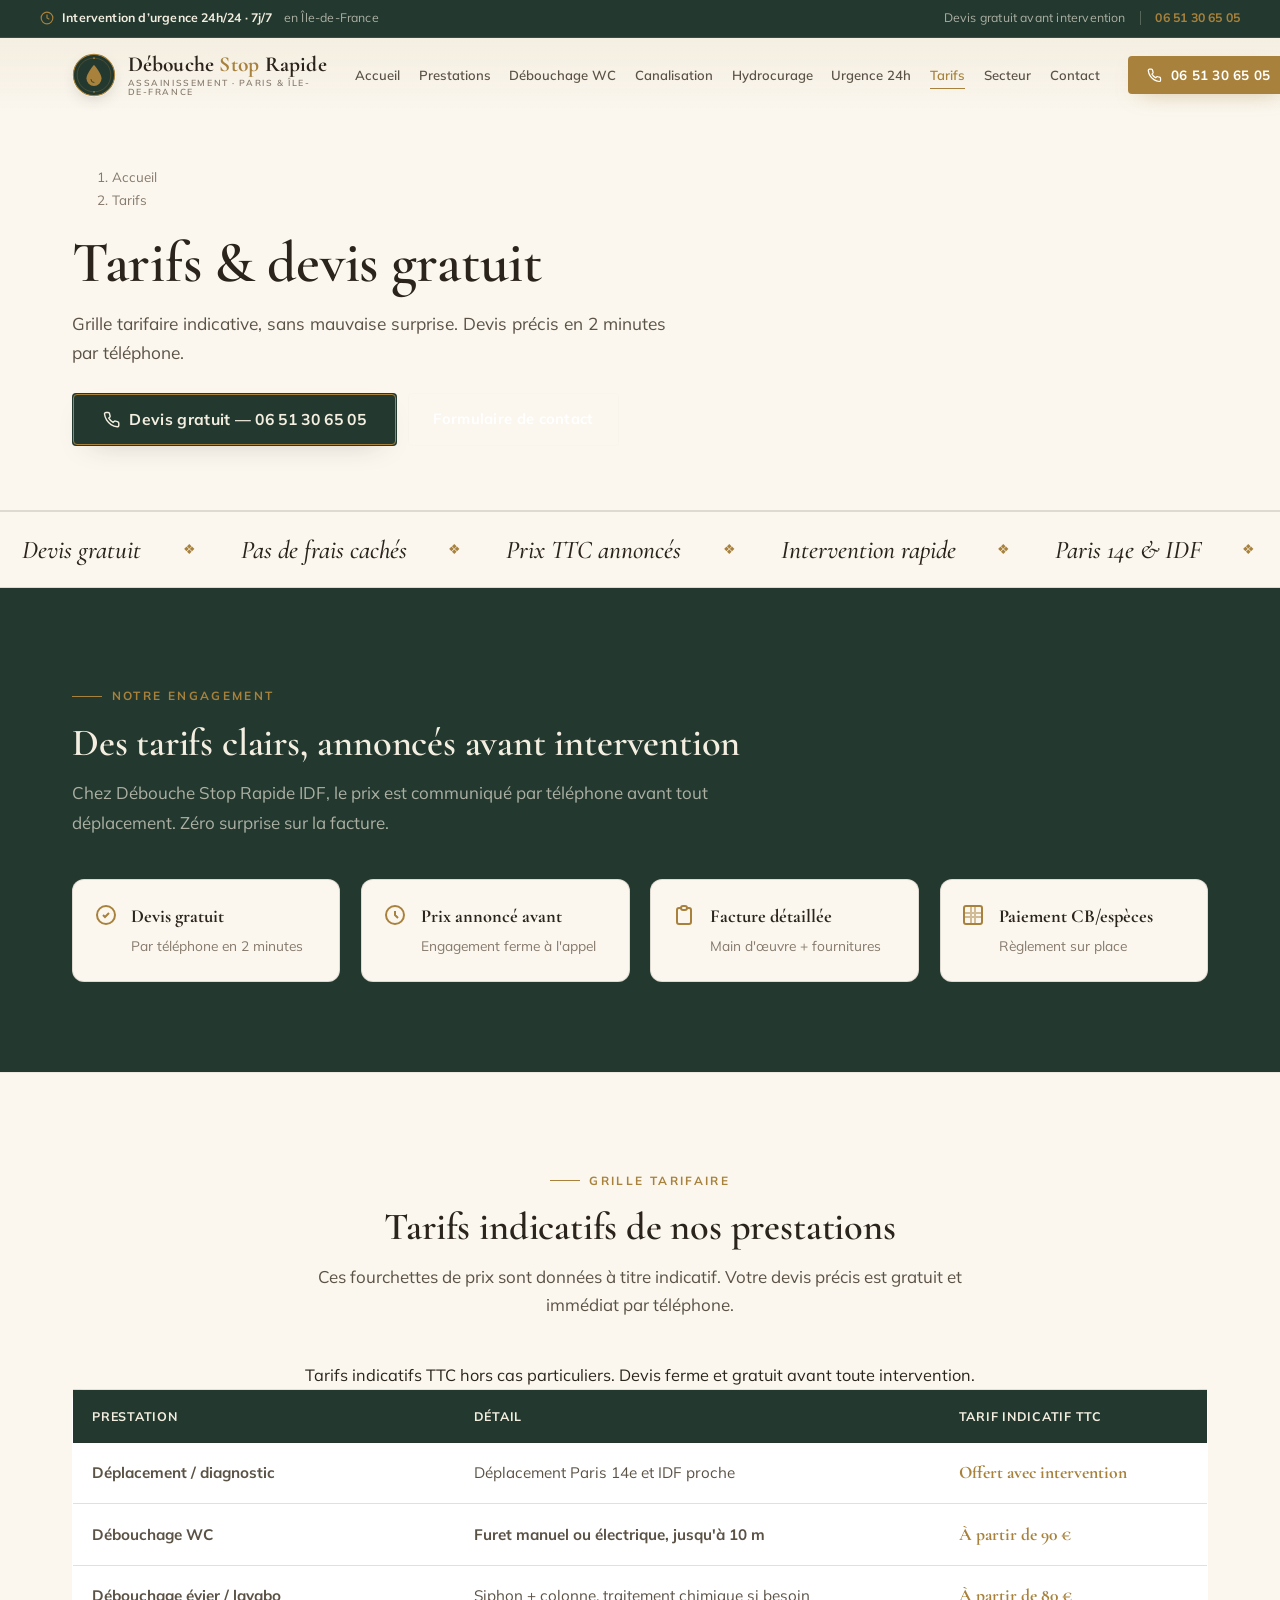
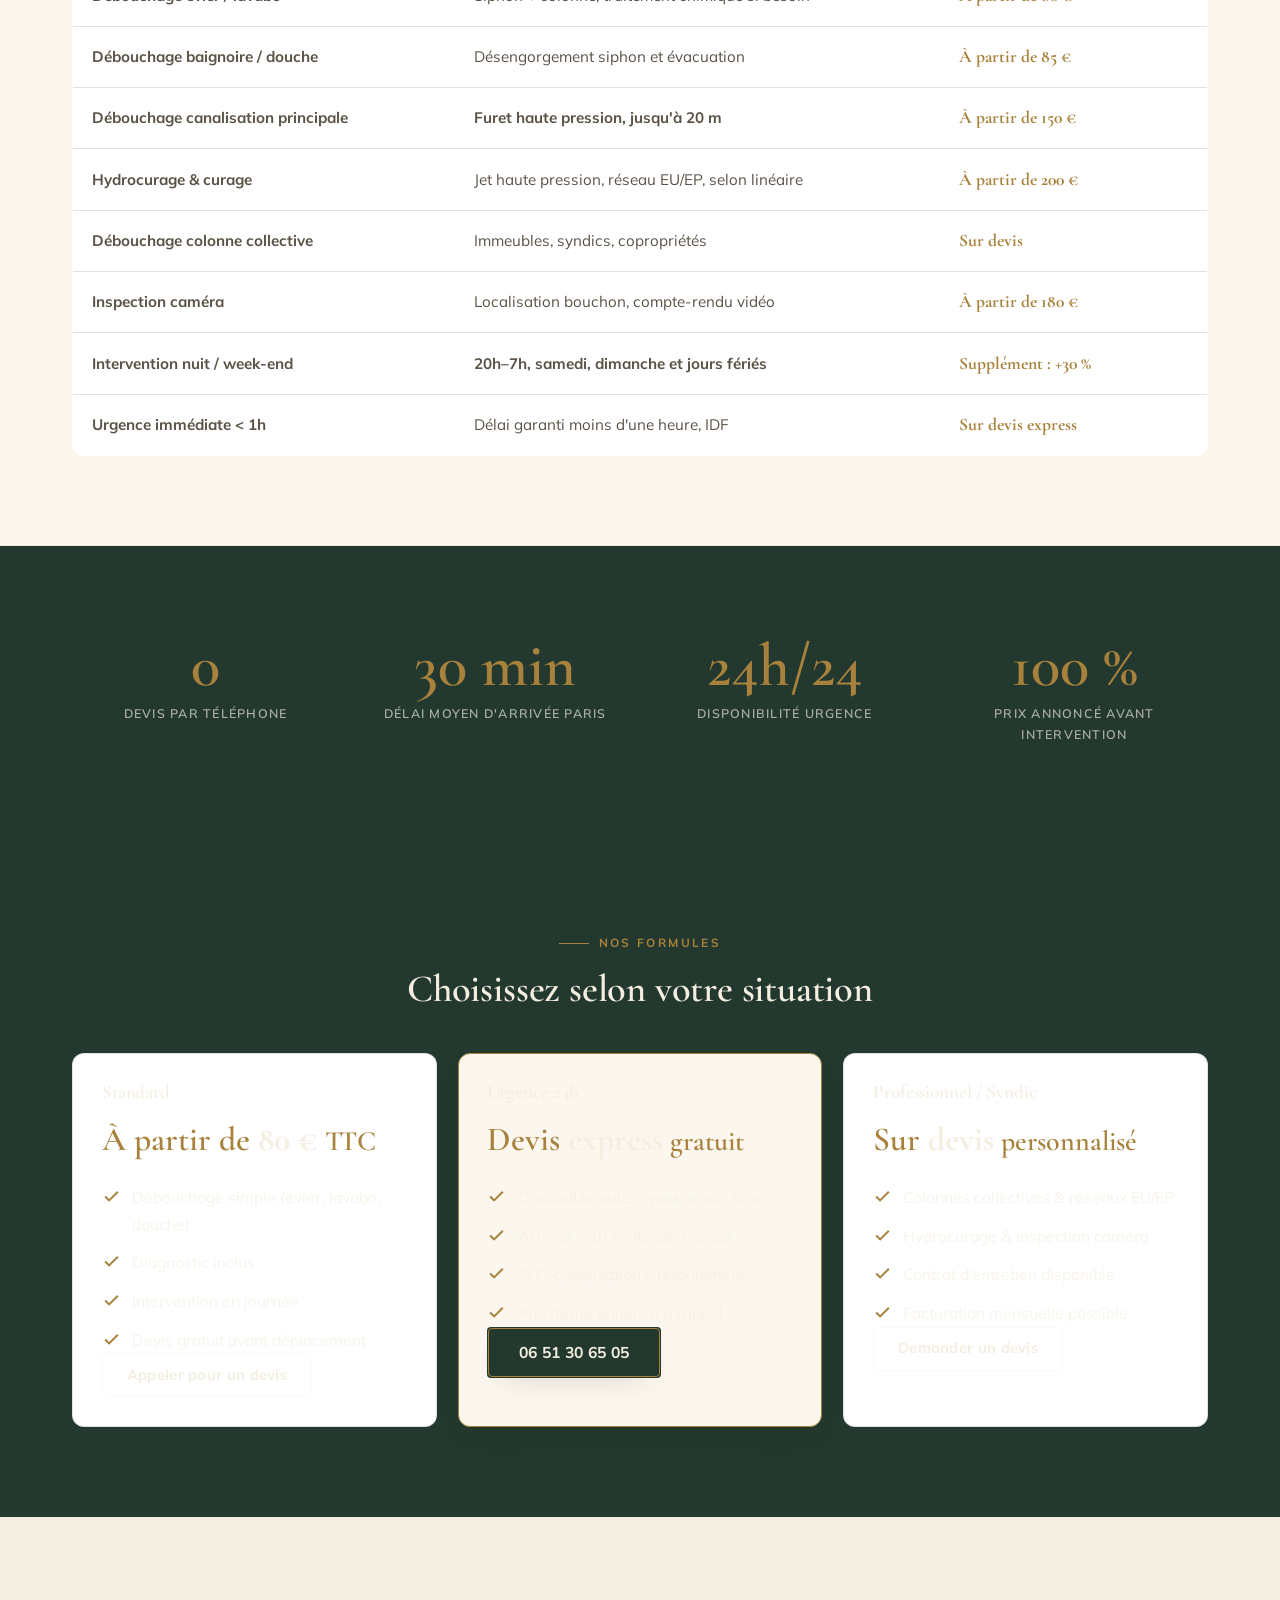
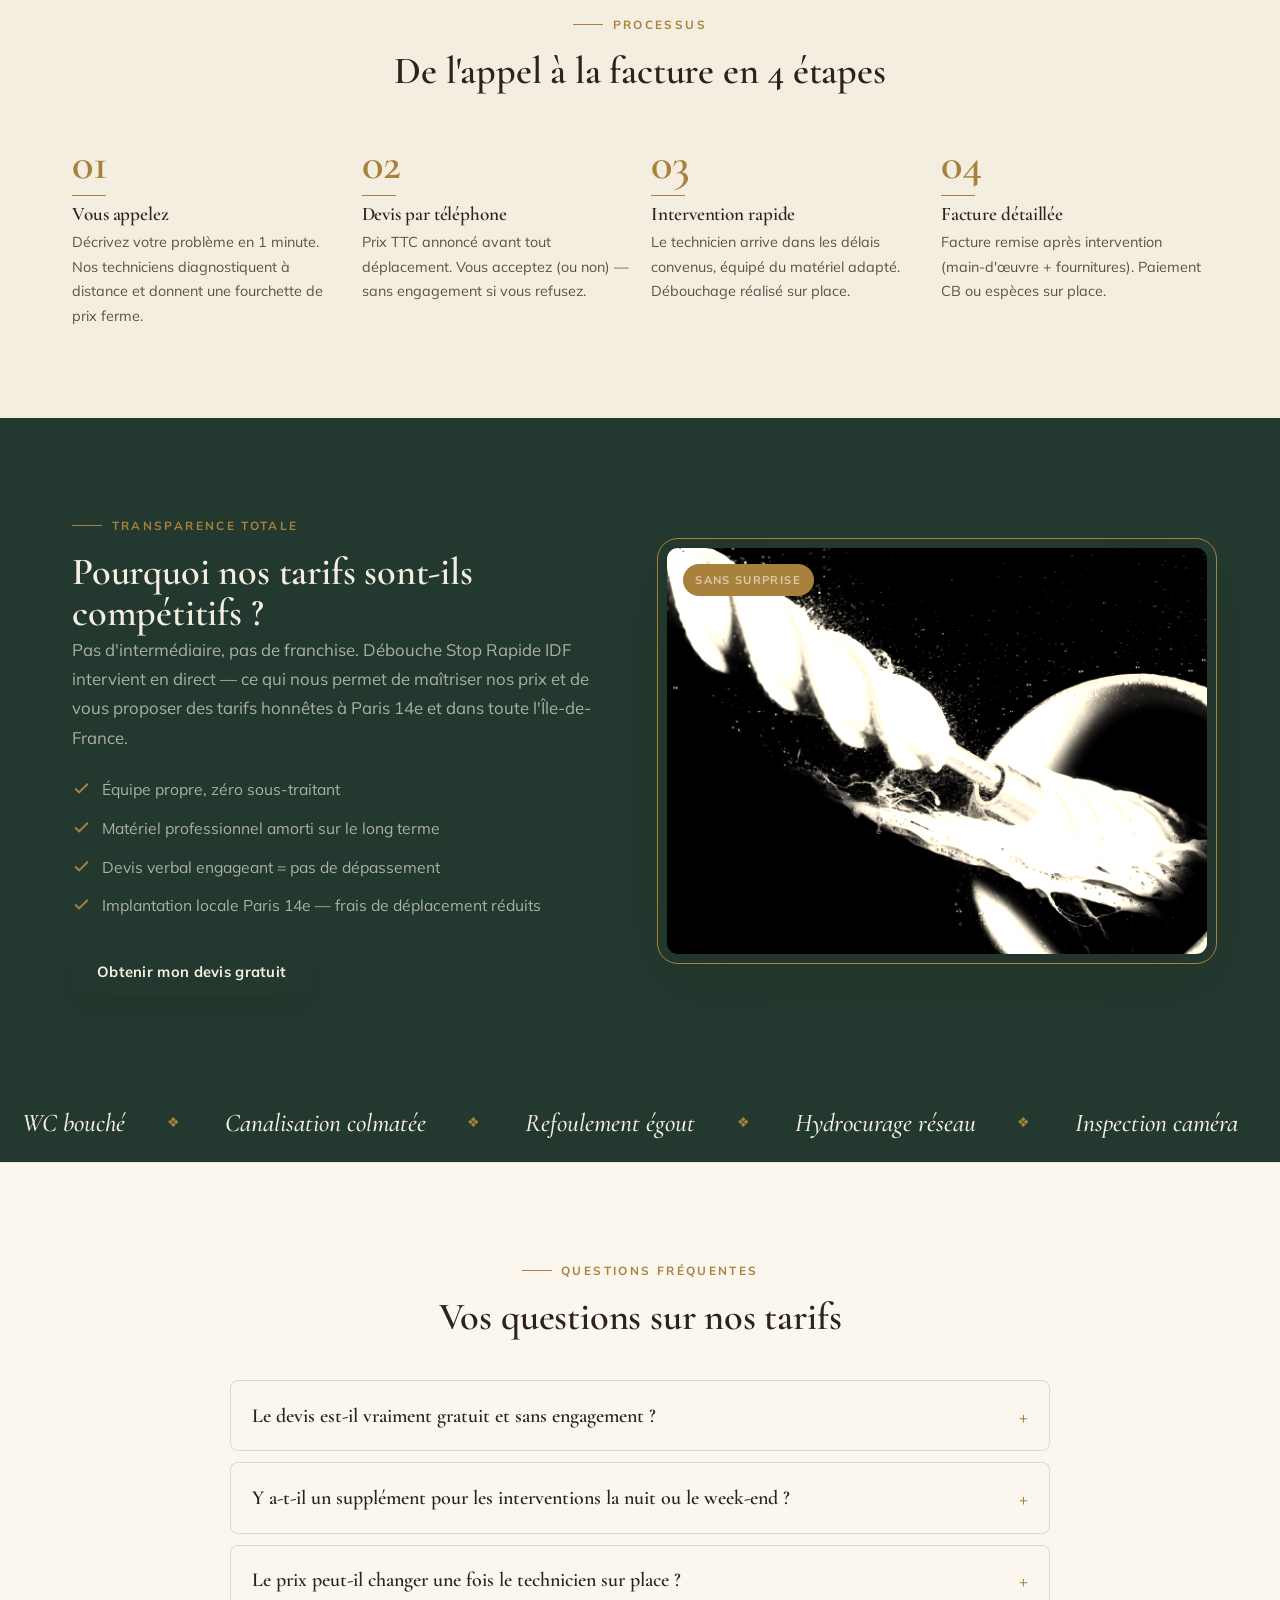
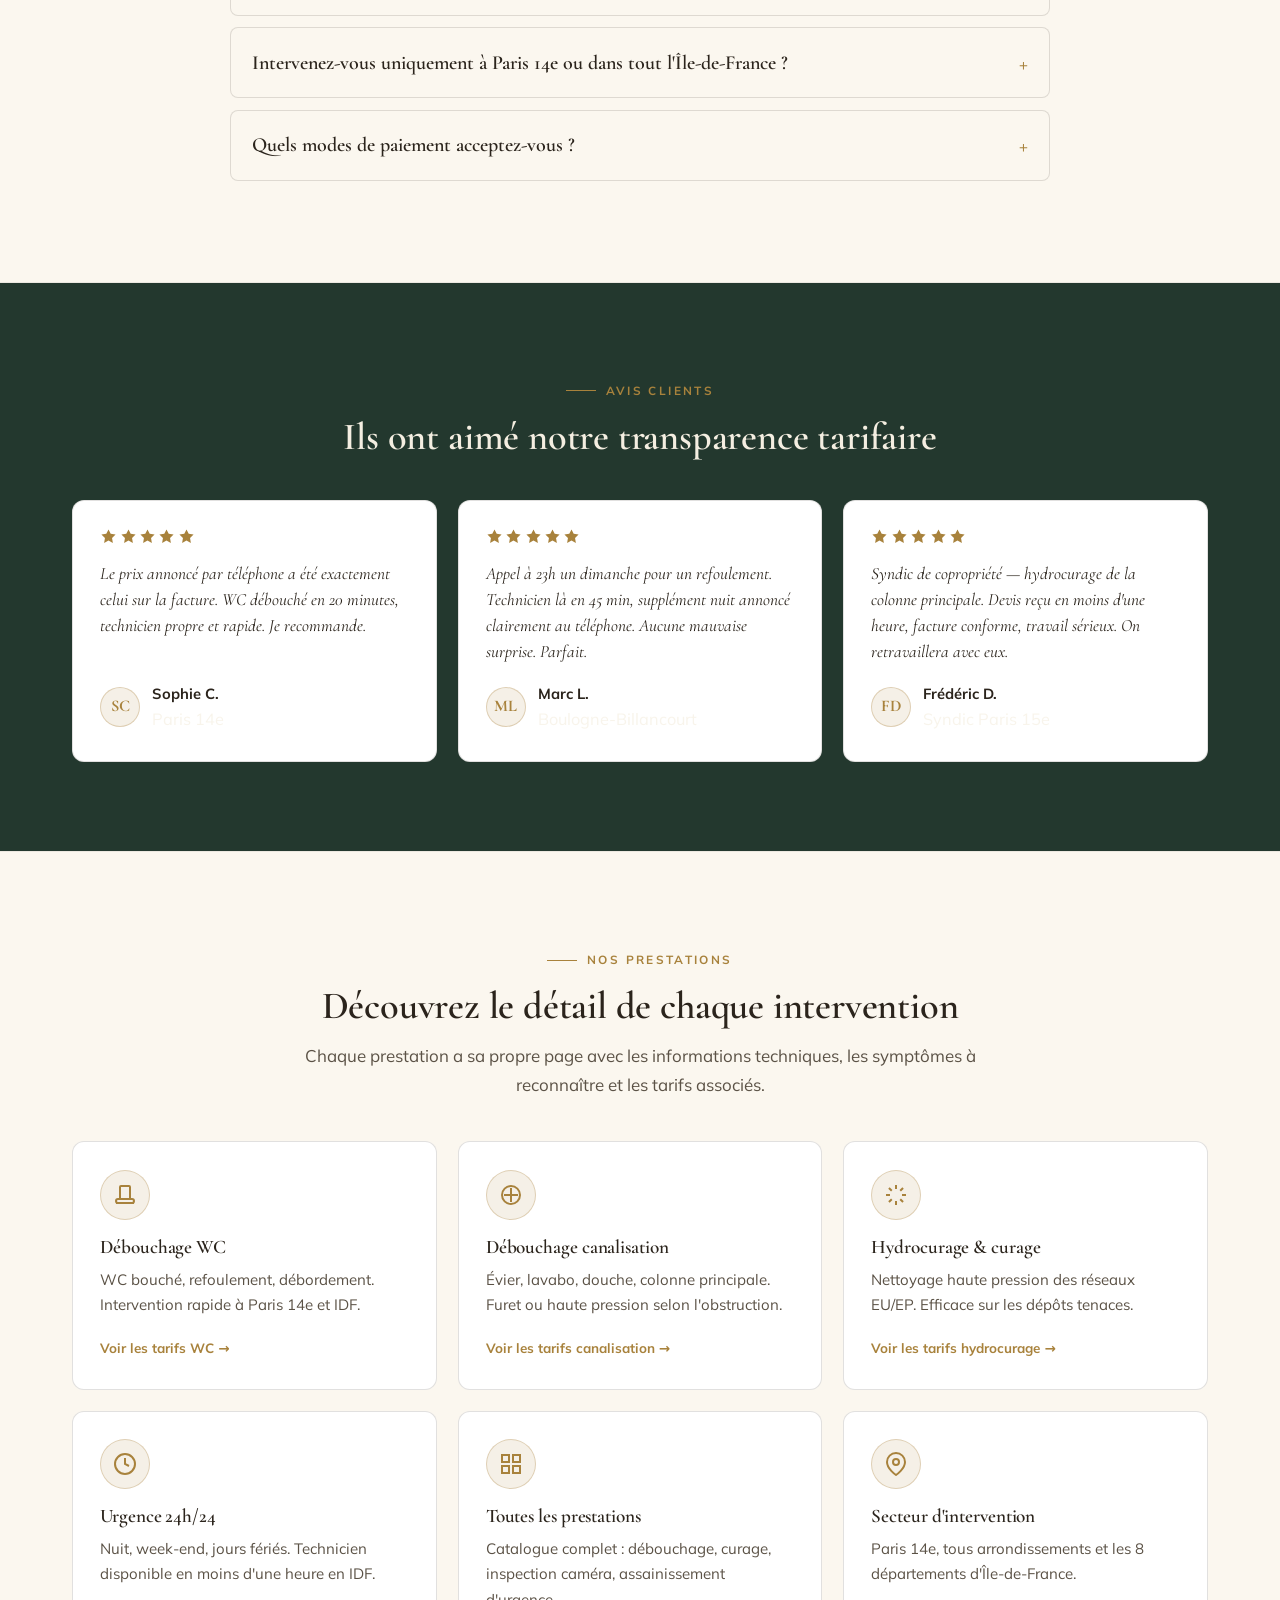
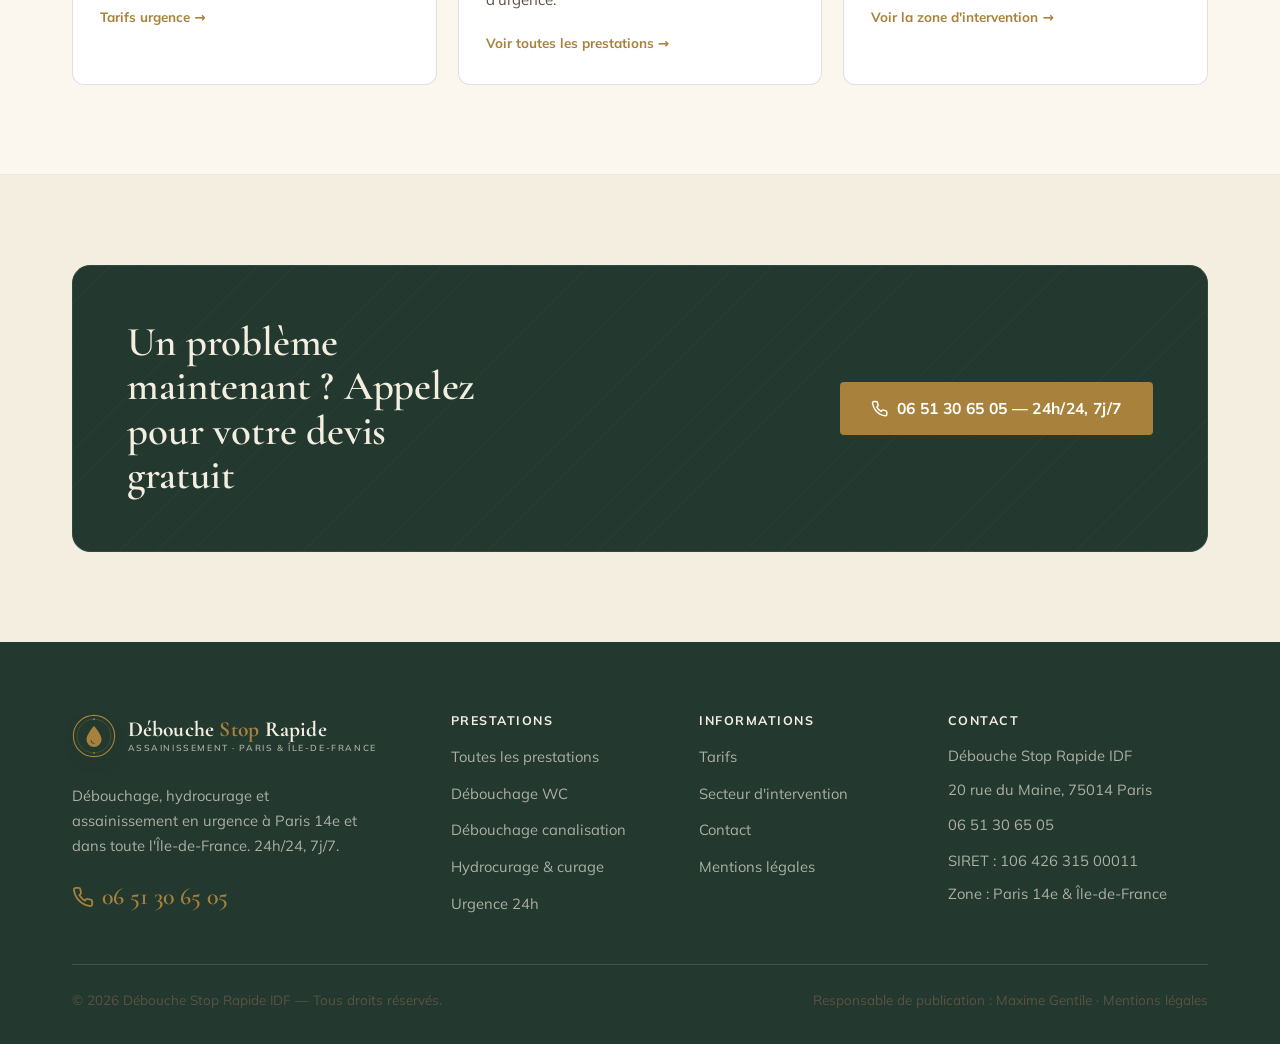
<file: tarifs.html>
<!DOCTYPE html>
<html lang="fr">
<head>
  <title>Tarifs &amp; devis gratuit | Débouche Stop Rapide IDF</title>
  <meta name="description" content="Tarifs débouchage Paris 14e et Île-de-France : grille indicative WC, canalisation, hydrocurage. Devis gratuit immédiat — appelez le 06 51 30 65 05.">
  <link rel="canonical" href="https://[DOMAINE]/tarifs.html">
  <meta charset="UTF-8" />
  <meta name="viewport" content="width=device-width, initial-scale=1" />
  <meta name="theme-color" content="#0A0A0A" />
  <link rel="preconnect" href="https://fonts.googleapis.com" />
  <link rel="preconnect" href="https://fonts.gstatic.com" crossorigin />
  <link href="https://fonts.googleapis.com/css2?family=Syne:wght@600;700;800&family=Manrope:wght@400;500;600;700;800&display=swap" rel="stylesheet" />
  <link rel="stylesheet" href="assets/css/styles.css" />
  <link rel="icon" href="favicon.svg" type="image/svg+xml" />
  <script src="assets/js/main.js" defer></script>
</head>
<body class="page-tarifs">

<!-- HEADER -->
<header class="site-header">
  <div class="container nav">
    <a href="index.html" class="brand" aria-label="Débouche Stop Rapide IDF — accueil">
      <svg class="brand__mark" viewBox="0 0 64 64" aria-hidden="true"><rect width="64" height="64" rx="14" fill="#C6FF3A"/><path d="M14 40 L40 40" stroke="#0A0A0A" stroke-width="6" stroke-linecap="round"/><path d="M22 30 L44 30" stroke="#0A0A0A" stroke-width="6" stroke-linecap="round" opacity="0.55"/><path d="M30 20 L48 20" stroke="#0A0A0A" stroke-width="6" stroke-linecap="round" opacity="0.3"/><path d="M40 46 l10 -14 -7 0 4 -12 -16 18 7 0 z" fill="#0A0A0A"/></svg>
      <span>Débouche <strong>Stop</strong> Rapide</span>
    </a>
    <nav class="nav__links" aria-label="Navigation principale">
      <a href="index.html">Accueil</a>
      <a href="nos-prestations.html">Prestations</a>
      <a href="debouchage-wc.html">Débouchage WC</a>
      <a href="debouchage-canalisation.html">Canalisation</a>
      <a href="hydrocurage-curage.html">Hydrocurage</a>
      <a href="urgence-24h.html">Urgence 24h</a>
      <a href="tarifs.html" class="active" aria-current="page">Tarifs</a>
      <a href="secteur-intervention.html">Secteur</a>
      <a href="contact.html">Contact</a>
    </nav>
    <div class="nav__cta">
      <a href="tel:0651306505" class="btn btn-call">
        <svg viewBox="0 0 24 24" fill="none" stroke="currentColor" stroke-width="2" aria-hidden="true"><path d="M22 16.92v3a2 2 0 0 1-2.18 2 19.79 19.79 0 0 1-8.63-3.07 19.5 19.5 0 0 1-6-6 19.79 19.79 0 0 1-3.07-8.67A2 2 0 0 1 4.11 2h3a2 2 0 0 1 2 1.72c.13.96.36 1.9.7 2.81a2 2 0 0 1-.45 2.11L8.09 9.91a16 16 0 0 0 6 6l1.27-1.27a2 2 0 0 1 2.11-.45c.91.34 1.85.57 2.81.7A2 2 0 0 1 22 16.92z"/></svg>
        06 51 30 65 05
      </a>
      <button class="nav__toggle" aria-expanded="false" aria-controls="mobile-menu" aria-label="Ouvrir le menu"><span></span></button>
    </div>
  </div>
</header>

<nav id="mobile-menu" class="mobile-menu" aria-label="Navigation mobile">
  <a href="index.html">Accueil</a>
  <a href="nos-prestations.html">Prestations</a>
  <a href="debouchage-wc.html">Débouchage WC</a>
  <a href="debouchage-canalisation.html">Canalisation</a>
  <a href="hydrocurage-curage.html">Hydrocurage</a>
  <a href="urgence-24h.html">Urgence 24h</a>
  <a href="tarifs.html" class="active" aria-current="page">Tarifs</a>
  <a href="secteur-intervention.html">Secteur</a>
  <a href="contact.html">Contact</a>
  <a href="tel:0651306505" class="btn btn-primary btn-block btn-lg">Appeler maintenant</a>
</nav>

<main>

  <!-- PAGE HERO -->
  <section class="page-hero">
    <div class="container">
      <nav class="breadcrumb" aria-label="Fil d'Ariane">
        <ol>
          <li><a href="index.html">Accueil</a></li>
          <li aria-current="page">Tarifs</li>
        </ol>
      </nav>
      <h1>Tarifs &amp; devis gratuit</h1>
      <p>Grille tarifaire indicative, sans mauvaise surprise. Devis précis en 2 minutes par téléphone.</p>
      <div class="page-hero__cta">
        <a href="tel:0651306505" class="btn btn-primary btn-lg pulse">
          <svg viewBox="0 0 24 24" fill="none" stroke="currentColor" stroke-width="2" aria-hidden="true"><path d="M22 16.92v3a2 2 0 0 1-2.18 2 19.79 19.79 0 0 1-8.63-3.07 19.5 19.5 0 0 1-6-6 19.79 19.79 0 0 1-3.07-8.67A2 2 0 0 1 4.11 2h3a2 2 0 0 1 2 1.72c.13.96.36 1.9.7 2.81a2 2 0 0 1-.45 2.11L8.09 9.91a16 16 0 0 0 6 6l1.27-1.27a2 2 0 0 1 2.11-.45c.91.34 1.85.57 2.81.7A2 2 0 0 1 22 16.92z"/></svg>
          Devis gratuit — 06 51 30 65 05
        </a>
        <a href="contact.html" class="btn btn-ghost on-dark" style="color:#fff">Formulaire de contact</a>
      </div>
    </div>
  </section>

  <!-- MARQUEE -->
  <div class="marquee" aria-hidden="true">
    <div class="marquee__track" data-speed="70">
      <span>Devis gratuit</span>
      <span>Pas de frais cachés</span>
      <span>Prix TTC annoncés</span>
      <span>Intervention rapide</span>
      <span>Paris 14e &amp; IDF</span>
      <span>24h/24 — 7j/7</span>
      <span>Devis gratuit</span>
      <span>Pas de frais cachés</span>
      <span>Prix TTC annoncés</span>
      <span>Intervention rapide</span>
      <span>Paris 14e &amp; IDF</span>
      <span>24h/24 — 7j/7</span>
    </div>
  </div>

  <!-- PROMESSE TRANSPARENCE -->
  <section class="section section--dark">
    <div class="container">
      <div class="section-head reveal">
        <span class="eyebrow">Notre engagement</span>
        <h2>Des tarifs clairs, annoncés avant intervention</h2>
        <p class="lead">Chez Débouche Stop Rapide IDF, le prix est communiqué par téléphone avant tout déplacement. Zéro surprise sur la facture.</p>
      </div>
      <div class="reassure reveal-stagger">
        <div class="reassure__item">
          <svg viewBox="0 0 24 24" fill="none" stroke="currentColor" stroke-width="2" aria-hidden="true"><path d="M9 12l2 2 4-4m6 2a9 9 0 1 1-18 0 9 9 0 0 1 18 0z"/></svg>
          <div><strong>Devis gratuit</strong><span>Par téléphone en 2 minutes</span></div>
        </div>
        <div class="reassure__item">
          <svg viewBox="0 0 24 24" fill="none" stroke="currentColor" stroke-width="2" aria-hidden="true"><path d="M12 8v4l3 3m6-3a9 9 0 1 1-18 0 9 9 0 0 1 18 0z"/></svg>
          <div><strong>Prix annoncé avant</strong><span>Engagement ferme à l'appel</span></div>
        </div>
        <div class="reassure__item">
          <svg viewBox="0 0 24 24" fill="none" stroke="currentColor" stroke-width="2" aria-hidden="true"><path d="M9 5H7a2 2 0 0 0-2 2v12a2 2 0 0 0 2 2h10a2 2 0 0 0 2-2V7a2 2 0 0 0-2-2h-2M9 5a2 2 0 0 0 2 2h2a2 2 0 0 0 2-2M9 5a2 2 0 0 1 2-2h2a2 2 0 0 1 2 2"/></svg>
          <div><strong>Facture détaillée</strong><span>Main d'œuvre + fournitures</span></div>
        </div>
        <div class="reassure__item">
          <svg viewBox="0 0 24 24" fill="none" stroke="currentColor" stroke-width="2" aria-hidden="true"><path d="M3 10h18M3 14h18M10 3v18M14 3v18" opacity="0.5"/><rect x="3" y="3" width="18" height="18" rx="2"/></svg>
          <div><strong>Paiement CB/espèces</strong><span>Règlement sur place</span></div>
        </div>
      </div>
    </div>
  </section>

  <!-- GRILLE TARIFAIRE PRINCIPALE -->
  <section class="section section--paper">
    <div class="container">
      <div class="section-head section-head--center reveal">
        <span class="eyebrow">Grille tarifaire</span>
        <h2>Tarifs indicatifs de nos prestations</h2>
        <p>Ces fourchettes de prix sont données à titre indicatif. Votre devis précis est gratuit et immédiat par téléphone.</p>
      </div>

      <div class="reveal">
        <table class="price-table">
          <thead>
            <tr>
              <th>Prestation</th>
              <th>Détail</th>
              <th>Tarif indicatif TTC</th>
            </tr>
          </thead>
          <tbody>
            <tr>
              <td><strong>Déplacement / diagnostic</strong></td>
              <td>Déplacement Paris 14e et IDF proche</td>
              <td><strong>Offert avec intervention</strong></td>
            </tr>
            <tr class="price-hl">
              <td><strong>Débouchage WC</strong></td>
              <td>Furet manuel ou électrique, jusqu'à 10 m</td>
              <td><strong>À partir de 90 €</strong></td>
            </tr>
            <tr>
              <td><strong>Débouchage évier / lavabo</strong></td>
              <td>Siphon + colonne, traitement chimique si besoin</td>
              <td><strong>À partir de 80 €</strong></td>
            </tr>
            <tr>
              <td><strong>Débouchage baignoire / douche</strong></td>
              <td>Désengorgement siphon et évacuation</td>
              <td><strong>À partir de 85 €</strong></td>
            </tr>
            <tr class="price-hl">
              <td><strong>Débouchage canalisation principale</strong></td>
              <td>Furet haute pression, jusqu'à 20 m</td>
              <td><strong>À partir de 150 €</strong></td>
            </tr>
            <tr>
              <td><strong>Hydrocurage &amp; curage</strong></td>
              <td>Jet haute pression, réseau EU/EP, selon linéaire</td>
              <td><strong>À partir de 200 €</strong></td>
            </tr>
            <tr>
              <td><strong>Débouchage colonne collective</strong></td>
              <td>Immeubles, syndics, copropriétés</td>
              <td><strong>Sur devis</strong></td>
            </tr>
            <tr>
              <td><strong>Inspection caméra</strong></td>
              <td>Localisation bouchon, compte-rendu vidéo</td>
              <td><strong>À partir de 180 €</strong></td>
            </tr>
            <tr class="price-hl">
              <td><strong>Intervention nuit / week-end</strong></td>
              <td>20h–7h, samedi, dimanche et jours fériés</td>
              <td><strong>Supplément : +30 %</strong></td>
            </tr>
            <tr>
              <td><strong>Urgence immédiate &lt; 1h</strong></td>
              <td>Délai garanti moins d'une heure, IDF</td>
              <td><strong>Sur devis express</strong></td>
            </tr>
          </tbody>
          <caption>Tarifs indicatifs TTC hors cas particuliers. Devis ferme et gratuit avant toute intervention.</caption>
        </table>
      </div>
    </div>
  </section>

  <!-- STATS -->
  <section class="section section--lime">
    <div class="container">
      <div class="stats reveal-stagger">
        <div class="stat">
          <div class="stat__num" data-count="0" data-suffix="">Gratuit</div>
          <div class="stat__label">Devis par téléphone</div>
        </div>
        <div class="stat">
          <div class="stat__num" data-count="30" data-suffix=" min">0</div>
          <div class="stat__label">Délai moyen d'arrivée Paris</div>
        </div>
        <div class="stat">
          <div class="stat__num" data-count="24" data-suffix="h/24">0</div>
          <div class="stat__label">Disponibilité urgence</div>
        </div>
        <div class="stat">
          <div class="stat__num" data-count="100" data-suffix=" %">0</div>
          <div class="stat__label">Prix annoncé avant intervention</div>
        </div>
      </div>
    </div>
  </section>

  <!-- CARTES OFFRES -->
  <section class="section section--dark">
    <div class="container">
      <div class="section-head section-head--center reveal">
        <span class="eyebrow">Nos formules</span>
        <h2>Choisissez selon votre situation</h2>
      </div>
      <div class="price-cards reveal-stagger">
        <div class="price-card">
          <h3>Standard</h3>
          <div class="price-card__price">À partir de <strong>80 €</strong><small> TTC</small></div>
          <ul class="ticks">
            <li>
              <svg viewBox="0 0 24 24" fill="none" stroke="currentColor" stroke-width="2.5" aria-hidden="true"><polyline points="20 6 9 17 4 12"/></svg>
              Débouchage simple (évier, lavabo, douche)
            </li>
            <li>
              <svg viewBox="0 0 24 24" fill="none" stroke="currentColor" stroke-width="2.5" aria-hidden="true"><polyline points="20 6 9 17 4 12"/></svg>
              Diagnostic inclus
            </li>
            <li>
              <svg viewBox="0 0 24 24" fill="none" stroke="currentColor" stroke-width="2.5" aria-hidden="true"><polyline points="20 6 9 17 4 12"/></svg>
              Intervention en journée
            </li>
            <li>
              <svg viewBox="0 0 24 24" fill="none" stroke="currentColor" stroke-width="2.5" aria-hidden="true"><polyline points="20 6 9 17 4 12"/></svg>
              Devis gratuit avant déplacement
            </li>
          </ul>
          <a href="tel:0651306505" class="btn btn-ghost">Appeler pour un devis</a>
        </div>
        <div class="price-card price-card--feat">
          <h3>Urgence 24h</h3>
          <div class="price-card__price">Devis <strong>express</strong><small> gratuit</small></div>
          <ul class="ticks">
            <li>
              <svg viewBox="0 0 24 24" fill="none" stroke="currentColor" stroke-width="2.5" aria-hidden="true"><polyline points="20 6 9 17 4 12"/></svg>
              Disponible nuits, week-ends, fériés
            </li>
            <li>
              <svg viewBox="0 0 24 24" fill="none" stroke="currentColor" stroke-width="2.5" aria-hidden="true"><polyline points="20 6 9 17 4 12"/></svg>
              Arrivée &lt; 1h en Île-de-France
            </li>
            <li>
              <svg viewBox="0 0 24 24" fill="none" stroke="currentColor" stroke-width="2.5" aria-hidden="true"><polyline points="20 6 9 17 4 12"/></svg>
              WC, canalisations, refoulement
            </li>
            <li>
              <svg viewBox="0 0 24 24" fill="none" stroke="currentColor" stroke-width="2.5" aria-hidden="true"><polyline points="20 6 9 17 4 12"/></svg>
              Prix ferme annoncé à l'appel
            </li>
          </ul>
          <a href="tel:0651306505" class="btn btn-primary btn-lg pulse">06 51 30 65 05</a>
        </div>
        <div class="price-card">
          <h3>Professionnel / Syndic</h3>
          <div class="price-card__price">Sur <strong>devis</strong><small> personnalisé</small></div>
          <ul class="ticks">
            <li>
              <svg viewBox="0 0 24 24" fill="none" stroke="currentColor" stroke-width="2.5" aria-hidden="true"><polyline points="20 6 9 17 4 12"/></svg>
              Colonnes collectives &amp; réseaux EU/EP
            </li>
            <li>
              <svg viewBox="0 0 24 24" fill="none" stroke="currentColor" stroke-width="2.5" aria-hidden="true"><polyline points="20 6 9 17 4 12"/></svg>
              Hydrocurage &amp; inspection caméra
            </li>
            <li>
              <svg viewBox="0 0 24 24" fill="none" stroke="currentColor" stroke-width="2.5" aria-hidden="true"><polyline points="20 6 9 17 4 12"/></svg>
              Contrat d'entretien disponible
            </li>
            <li>
              <svg viewBox="0 0 24 24" fill="none" stroke="currentColor" stroke-width="2.5" aria-hidden="true"><polyline points="20 6 9 17 4 12"/></svg>
              Facturation mensuelle possible
            </li>
          </ul>
          <a href="contact.html" class="btn btn-ghost">Demander un devis</a>
        </div>
      </div>
    </div>
  </section>

  <!-- COMMENT CA SE PASSE -->
  <section class="section">
    <div class="container">
      <div class="section-head section-head--center reveal">
        <span class="eyebrow">Processus</span>
        <h2>De l'appel à la facture en 4 étapes</h2>
      </div>
      <div class="steps reveal-stagger">
        <div class="step">
          <span class="step__n">01</span>
          <h3>Vous appelez</h3>
          <p>Décrivez votre problème en 1 minute. Nos techniciens diagnostiquent à distance et donnent une fourchette de prix ferme.</p>
        </div>
        <div class="step">
          <span class="step__n">02</span>
          <h3>Devis par téléphone</h3>
          <p>Prix TTC annoncé avant tout déplacement. Vous acceptez (ou non) — sans engagement si vous refusez.</p>
        </div>
        <div class="step">
          <span class="step__n">03</span>
          <h3>Intervention rapide</h3>
          <p>Le technicien arrive dans les délais convenus, équipé du matériel adapté. Débouchage réalisé sur place.</p>
        </div>
        <div class="step">
          <span class="step__n">04</span>
          <h3>Facture détaillée</h3>
          <p>Facture remise après intervention (main-d'œuvre + fournitures). Paiement CB ou espèces sur place.</p>
        </div>
      </div>
    </div>
  </section>

  <!-- IMAGE + TEXTE -->
  <section class="section section--dark">
    <div class="container">
      <div class="media-split reveal">
        <div>
          <span class="eyebrow">Transparence totale</span>
          <h2>Pourquoi nos tarifs sont-ils compétitifs ?</h2>
          <p class="lead">Pas d'intermédiaire, pas de franchise. Débouche Stop Rapide IDF intervient en direct — ce qui nous permet de maîtriser nos prix et de vous proposer des tarifs honnêtes à Paris 14e et dans toute l'Île-de-France.</p>
          <ul class="ticks" style="margin-top:1.5rem">
            <li>
              <svg viewBox="0 0 24 24" fill="none" stroke="currentColor" stroke-width="2.5" aria-hidden="true"><polyline points="20 6 9 17 4 12"/></svg>
              Équipe propre, zéro sous-traitant
            </li>
            <li>
              <svg viewBox="0 0 24 24" fill="none" stroke="currentColor" stroke-width="2.5" aria-hidden="true"><polyline points="20 6 9 17 4 12"/></svg>
              Matériel professionnel amorti sur le long terme
            </li>
            <li>
              <svg viewBox="0 0 24 24" fill="none" stroke="currentColor" stroke-width="2.5" aria-hidden="true"><polyline points="20 6 9 17 4 12"/></svg>
              Devis verbal engageant = pas de dépassement
            </li>
            <li>
              <svg viewBox="0 0 24 24" fill="none" stroke="currentColor" stroke-width="2.5" aria-hidden="true"><polyline points="20 6 9 17 4 12"/></svg>
              Implantation locale Paris 14e — frais de déplacement réduits
            </li>
          </ul>
          <div style="margin-top:2rem">
            <a href="tel:0651306505" class="btn btn-primary">Obtenir mon devis gratuit</a>
          </div>
        </div>
        <div>
          <div class="media-frame media-frame--wide reveal-x">
            <img src="assets/images/intervention.jpg" alt="Technicien Débouche Stop Rapide IDF en intervention débouchage canalisation Paris 14e" loading="lazy" />
            <span class="media-tag">Sans surprise</span>
          </div>
        </div>
      </div>
    </div>
  </section>

  <!-- MARQUEE DARK -->
  <div class="marquee marquee--dark" aria-hidden="true">
    <div class="marquee__track" data-speed="55" data-dir="right">
      <span>WC bouché</span>
      <span>Canalisation colmatée</span>
      <span>Refoulement égout</span>
      <span>Hydrocurage réseau</span>
      <span>Inspection caméra</span>
      <span>Urgence nuit</span>
      <span>WC bouché</span>
      <span>Canalisation colmatée</span>
      <span>Refoulement égout</span>
      <span>Hydrocurage réseau</span>
      <span>Inspection caméra</span>
      <span>Urgence nuit</span>
    </div>
  </div>

  <!-- FAQ -->
  <section class="section section--paper">
    <div class="container">
      <div class="section-head section-head--center reveal">
        <span class="eyebrow">Questions fréquentes</span>
        <h2>Vos questions sur nos tarifs</h2>
      </div>
      <div class="faq reveal" style="max-width:820px;margin:0 auto">
        <details>
          <summary>Le devis est-il vraiment gratuit et sans engagement ?</summary>
          <p>Oui, totalement. Vous appelez le <a href="tel:0651306505">06 51 30 65 05</a>, décrivez votre problème, et nous vous donnons une fourchette de prix en quelques secondes. Si le tarif ne vous convient pas, il n'y a aucun frais, aucun déplacement facturé.</p>
        </details>
        <details>
          <summary>Y a-t-il un supplément pour les interventions la nuit ou le week-end ?</summary>
          <p>Oui, une majoration de 30 % s'applique sur les interventions entre 20h et 7h, ainsi que les samedis, dimanches et jours fériés. Ce supplément est systématiquement annoncé à l'appel, avant que vous confirmiez l'intervention.</p>
        </details>
        <details>
          <summary>Le prix peut-il changer une fois le technicien sur place ?</summary>
          <p>Non. Le devis donné par téléphone est ferme pour les situations standard. Si le technicien découvre une complexité imprévue (obstruction profonde, dégât non signalé), il vous en informe et vous soumet un nouveau devis avant de poursuivre. Vous gardez le choix à tout moment.</p>
        </details>
        <details>
          <summary>Intervenez-vous uniquement à Paris 14e ou dans tout l'Île-de-France ?</summary>
          <p>Nous intervenons à Paris 14e en priorité, mais aussi dans toute l'Île-de-France : Paris intramuros, Hauts-de-Seine, Seine-Saint-Denis, Val-de-Marne, Essonne, Yvelines, Val-d'Oise et Seine-et-Marne. Consultez notre <a href="secteur-intervention.html">page secteur</a> pour les détails par département.</p>
        </details>
        <details>
          <summary>Quels modes de paiement acceptez-vous ?</summary>
          <p>Nous acceptons les règlements en espèces et par carte bancaire (CB) directement sur place à la fin de l'intervention. Aucun acompte n'est demandé à la commande.</p>
        </details>
      </div>
    </div>
  </section>

  <!-- AVIS CLIENTS -->
  <section class="section section--dark">
    <div class="container">
      <div class="section-head section-head--center reveal">
        <span class="eyebrow">Avis clients</span>
        <h2>Ils ont aimé notre transparence tarifaire</h2>
      </div>
      <div class="reviews reveal-stagger">
        <figure class="review">
          <div class="review__stars" aria-label="5 étoiles sur 5">
            <svg viewBox="0 0 24 24" fill="currentColor" aria-hidden="true"><path d="M12 2l3.09 6.26L22 9.27l-5 4.87 1.18 6.88L12 17.77l-6.18 3.25L7 14.14 2 9.27l6.91-1.01L12 2z"/></svg>
            <svg viewBox="0 0 24 24" fill="currentColor" aria-hidden="true"><path d="M12 2l3.09 6.26L22 9.27l-5 4.87 1.18 6.88L12 17.77l-6.18 3.25L7 14.14 2 9.27l6.91-1.01L12 2z"/></svg>
            <svg viewBox="0 0 24 24" fill="currentColor" aria-hidden="true"><path d="M12 2l3.09 6.26L22 9.27l-5 4.87 1.18 6.88L12 17.77l-6.18 3.25L7 14.14 2 9.27l6.91-1.01L12 2z"/></svg>
            <svg viewBox="0 0 24 24" fill="currentColor" aria-hidden="true"><path d="M12 2l3.09 6.26L22 9.27l-5 4.87 1.18 6.88L12 17.77l-6.18 3.25L7 14.14 2 9.27l6.91-1.01L12 2z"/></svg>
            <svg viewBox="0 0 24 24" fill="currentColor" aria-hidden="true"><path d="M12 2l3.09 6.26L22 9.27l-5 4.87 1.18 6.88L12 17.77l-6.18 3.25L7 14.14 2 9.27l6.91-1.01L12 2z"/></svg>
          </div>
          <blockquote><p>Le prix annoncé par téléphone a été exactement celui sur la facture. WC débouché en 20 minutes, technicien propre et rapide. Je recommande.</p></blockquote>
          <div class="review__author">
            <div class="review__avatar">SC</div>
            <div><strong>Sophie C.</strong><span>Paris 14e</span></div>
          </div>
        </figure>
        <figure class="review">
          <div class="review__stars" aria-label="5 étoiles sur 5">
            <svg viewBox="0 0 24 24" fill="currentColor" aria-hidden="true"><path d="M12 2l3.09 6.26L22 9.27l-5 4.87 1.18 6.88L12 17.77l-6.18 3.25L7 14.14 2 9.27l6.91-1.01L12 2z"/></svg>
            <svg viewBox="0 0 24 24" fill="currentColor" aria-hidden="true"><path d="M12 2l3.09 6.26L22 9.27l-5 4.87 1.18 6.88L12 17.77l-6.18 3.25L7 14.14 2 9.27l6.91-1.01L12 2z"/></svg>
            <svg viewBox="0 0 24 24" fill="currentColor" aria-hidden="true"><path d="M12 2l3.09 6.26L22 9.27l-5 4.87 1.18 6.88L12 17.77l-6.18 3.25L7 14.14 2 9.27l6.91-1.01L12 2z"/></svg>
            <svg viewBox="0 0 24 24" fill="currentColor" aria-hidden="true"><path d="M12 2l3.09 6.26L22 9.27l-5 4.87 1.18 6.88L12 17.77l-6.18 3.25L7 14.14 2 9.27l6.91-1.01L12 2z"/></svg>
            <svg viewBox="0 0 24 24" fill="currentColor" aria-hidden="true"><path d="M12 2l3.09 6.26L22 9.27l-5 4.87 1.18 6.88L12 17.77l-6.18 3.25L7 14.14 2 9.27l6.91-1.01L12 2z"/></svg>
          </div>
          <blockquote><p>Appel à 23h un dimanche pour un refoulement. Technicien là en 45 min, supplément nuit annoncé clairement au téléphone. Aucune mauvaise surprise. Parfait.</p></blockquote>
          <div class="review__author">
            <div class="review__avatar">ML</div>
            <div><strong>Marc L.</strong><span>Boulogne-Billancourt</span></div>
          </div>
        </figure>
        <figure class="review">
          <div class="review__stars" aria-label="5 étoiles sur 5">
            <svg viewBox="0 0 24 24" fill="currentColor" aria-hidden="true"><path d="M12 2l3.09 6.26L22 9.27l-5 4.87 1.18 6.88L12 17.77l-6.18 3.25L7 14.14 2 9.27l6.91-1.01L12 2z"/></svg>
            <svg viewBox="0 0 24 24" fill="currentColor" aria-hidden="true"><path d="M12 2l3.09 6.26L22 9.27l-5 4.87 1.18 6.88L12 17.77l-6.18 3.25L7 14.14 2 9.27l6.91-1.01L12 2z"/></svg>
            <svg viewBox="0 0 24 24" fill="currentColor" aria-hidden="true"><path d="M12 2l3.09 6.26L22 9.27l-5 4.87 1.18 6.88L12 17.77l-6.18 3.25L7 14.14 2 9.27l6.91-1.01L12 2z"/></svg>
            <svg viewBox="0 0 24 24" fill="currentColor" aria-hidden="true"><path d="M12 2l3.09 6.26L22 9.27l-5 4.87 1.18 6.88L12 17.77l-6.18 3.25L7 14.14 2 9.27l6.91-1.01L12 2z"/></svg>
            <svg viewBox="0 0 24 24" fill="currentColor" aria-hidden="true"><path d="M12 2l3.09 6.26L22 9.27l-5 4.87 1.18 6.88L12 17.77l-6.18 3.25L7 14.14 2 9.27l6.91-1.01L12 2z"/></svg>
          </div>
          <blockquote><p>Syndic de copropriété — hydrocurage de la colonne principale. Devis reçu en moins d'une heure, facture conforme, travail sérieux. On retravaillera avec eux.</p></blockquote>
          <div class="review__author">
            <div class="review__avatar">FD</div>
            <div><strong>Frédéric D.</strong><span>Syndic Paris 15e</span></div>
          </div>
        </figure>
      </div>
    </div>
  </section>

  <!-- MAILLAGE INTERNE / LIENS PRESTATIONS -->
  <section class="section section--paper">
    <div class="container">
      <div class="section-head section-head--center reveal">
        <span class="eyebrow">Nos prestations</span>
        <h2>Découvrez le détail de chaque intervention</h2>
        <p>Chaque prestation a sa propre page avec les informations techniques, les symptômes à reconnaître et les tarifs associés.</p>
      </div>
      <div class="grid grid-3 reveal-stagger">
        <a href="debouchage-wc.html" class="card card--service" data-tilt>
          <div class="card__icon">
            <svg viewBox="0 0 24 24" fill="none" stroke="currentColor" stroke-width="2" aria-hidden="true"><path d="M7 16V4a1 1 0 0 1 1-1h8a1 1 0 0 1 1 1v12"/><path d="M3 20h18"/><path d="M5 16h14a2 2 0 0 1 2 2v0a2 2 0 0 1-2 2H5a2 2 0 0 1-2-2v0a2 2 0 0 1 2-2z"/></svg>
          </div>
          <h3>Débouchage WC</h3>
          <p>WC bouché, refoulement, débordement. Intervention rapide à Paris 14e et IDF.</p>
          <span class="card__link">Voir les tarifs WC →</span>
        </a>
        <a href="debouchage-canalisation.html" class="card card--service" data-tilt>
          <div class="card__icon">
            <svg viewBox="0 0 24 24" fill="none" stroke="currentColor" stroke-width="2" aria-hidden="true"><path d="M5 12h14"/><path d="M12 5v14"/><circle cx="12" cy="12" r="9"/></svg>
          </div>
          <h3>Débouchage canalisation</h3>
          <p>Évier, lavabo, douche, colonne principale. Furet ou haute pression selon l'obstruction.</p>
          <span class="card__link">Voir les tarifs canalisation →</span>
        </a>
        <a href="hydrocurage-curage.html" class="card card--service" data-tilt>
          <div class="card__icon">
            <svg viewBox="0 0 24 24" fill="none" stroke="currentColor" stroke-width="2" aria-hidden="true"><path d="M12 2v4M12 18v4M4.93 4.93l2.83 2.83M16.24 16.24l2.83 2.83M2 12h4M18 12h4M4.93 19.07l2.83-2.83M16.24 7.76l2.83-2.83"/></svg>
          </div>
          <h3>Hydrocurage &amp; curage</h3>
          <p>Nettoyage haute pression des réseaux EU/EP. Efficace sur les dépôts tenaces.</p>
          <span class="card__link">Voir les tarifs hydrocurage →</span>
        </a>
        <a href="urgence-24h.html" class="card card--service" data-tilt>
          <div class="card__icon">
            <svg viewBox="0 0 24 24" fill="none" stroke="currentColor" stroke-width="2" aria-hidden="true"><circle cx="12" cy="12" r="10"/><polyline points="12 6 12 12 16 14"/></svg>
          </div>
          <h3>Urgence 24h/24</h3>
          <p>Nuit, week-end, jours fériés. Technicien disponible en moins d'une heure en IDF.</p>
          <span class="card__link">Tarifs urgence →</span>
        </a>
        <a href="nos-prestations.html" class="card card--service" data-tilt>
          <div class="card__icon">
            <svg viewBox="0 0 24 24" fill="none" stroke="currentColor" stroke-width="2" aria-hidden="true"><rect x="3" y="3" width="7" height="7"/><rect x="14" y="3" width="7" height="7"/><rect x="14" y="14" width="7" height="7"/><rect x="3" y="14" width="7" height="7"/></svg>
          </div>
          <h3>Toutes les prestations</h3>
          <p>Catalogue complet : débouchage, curage, inspection caméra, assainissement d'urgence.</p>
          <span class="card__link">Voir toutes les prestations →</span>
        </a>
        <a href="secteur-intervention.html" class="card card--service" data-tilt>
          <div class="card__icon">
            <svg viewBox="0 0 24 24" fill="none" stroke="currentColor" stroke-width="2" aria-hidden="true"><path d="M21 10c0 7-9 13-9 13S3 17 3 10a9 9 0 0 1 18 0z"/><circle cx="12" cy="10" r="3"/></svg>
          </div>
          <h3>Secteur d'intervention</h3>
          <p>Paris 14e, tous arrondissements et les 8 départements d'Île-de-France.</p>
          <span class="card__link">Voir la zone d'intervention →</span>
        </a>
      </div>
    </div>
  </section>

  <!-- CTA BANDE FINALE -->
  <section class="section">
    <div class="container">
      <div class="cta-band reveal">
        <div class="cta-band__lines" aria-hidden="true"></div>
        <div class="cta-band__inner">
          <h2>Un problème maintenant ? Appelez pour votre devis gratuit</h2>
          <a href="tel:0651306505" class="btn btn-call btn-lg">
            <svg viewBox="0 0 24 24" fill="none" stroke="currentColor" stroke-width="2" aria-hidden="true"><path d="M22 16.92v3a2 2 0 0 1-2.18 2 19.79 19.79 0 0 1-8.63-3.07 19.5 19.5 0 0 1-6-6 19.79 19.79 0 0 1-3.07-8.67A2 2 0 0 1 4.11 2h3a2 2 0 0 1 2 1.72c.13.96.36 1.9.7 2.81a2 2 0 0 1-.45 2.11L8.09 9.91a16 16 0 0 0 6 6l1.27-1.27a2 2 0 0 1 2.11-.45c.91.34 1.85.57 2.81.7A2 2 0 0 1 22 16.92z"/></svg>
            06 51 30 65 05 — 24h/24, 7j/7
          </a>
        </div>
      </div>
    </div>
  </section>

</main>

<!-- FOOTER -->
<footer class="site-footer">
  <div class="container">
    <div class="footer-grid">
      <div class="footer-brand">
        <a href="index.html" class="brand" aria-label="Débouche Stop Rapide IDF — accueil">
          <svg class="brand__mark" viewBox="0 0 64 64" aria-hidden="true"><rect width="64" height="64" rx="14" fill="#C6FF3A"/><path d="M14 40 L40 40" stroke="#0A0A0A" stroke-width="6" stroke-linecap="round"/><path d="M22 30 L44 30" stroke="#0A0A0A" stroke-width="6" stroke-linecap="round" opacity="0.55"/><path d="M30 20 L48 20" stroke="#0A0A0A" stroke-width="6" stroke-linecap="round" opacity="0.3"/><path d="M40 46 l10 -14 -7 0 4 -12 -16 18 7 0 z" fill="#0A0A0A"/></svg>
          <span>Débouche <strong>Stop</strong> Rapide</span>
        </a>
        <p>Débouchage, hydrocurage et assainissement en urgence à Paris 14e et dans toute l'Île-de-France. 24h/24, 7j/7.</p>
        <a href="tel:0651306505" class="footer-call"><svg viewBox="0 0 24 24" width="22" height="22" fill="none" stroke="currentColor" stroke-width="2" aria-hidden="true"><path d="M22 16.92v3a2 2 0 0 1-2.18 2 19.79 19.79 0 0 1-8.63-3.07 19.5 19.5 0 0 1-6-6 19.79 19.79 0 0 1-3.07-8.67A2 2 0 0 1 4.11 2h3a2 2 0 0 1 2 1.72c.13.96.36 1.9.7 2.81a2 2 0 0 1-.45 2.11L8.09 9.91a16 16 0 0 0 6 6l1.27-1.27a2 2 0 0 1 2.11-.45c.91.34 1.85.57 2.81.7A2 2 0 0 1 22 16.92z"/></svg> 06 51 30 65 05</a>
      </div>
      <div>
        <h4>Prestations</h4>
        <ul>
          <li><a href="nos-prestations.html">Toutes les prestations</a></li>
          <li><a href="debouchage-wc.html">Débouchage WC</a></li>
          <li><a href="debouchage-canalisation.html">Débouchage canalisation</a></li>
          <li><a href="hydrocurage-curage.html">Hydrocurage &amp; curage</a></li>
          <li><a href="urgence-24h.html">Urgence 24h</a></li>
        </ul>
      </div>
      <div>
        <h4>Informations</h4>
        <ul>
          <li><a href="tarifs.html">Tarifs</a></li>
          <li><a href="secteur-intervention.html">Secteur d'intervention</a></li>
          <li><a href="contact.html">Contact</a></li>
          <li><a href="mentions-legales.html">Mentions légales</a></li>
        </ul>
      </div>
      <div>
        <h4>Contact</h4>
        <ul>
          <li><p>Débouche Stop Rapide IDF</p></li>
          <li><p>20 rue du Maine, 75014 Paris</p></li>
          <li><a href="tel:0651306505">06 51 30 65 05</a></li>
          <li><p>SIRET : 106 426 315 00011</p></li>
          <li><p>Zone : Paris 14e &amp; Île-de-France</p></li>
        </ul>
      </div>
    </div>
    <div class="footer-bottom">
      <p>&copy; <span data-year>2026</span> Débouche Stop Rapide IDF — Tous droits réservés.</p>
      <p>Responsable de publication : Maxime Gentile · <a href="mentions-legales.html">Mentions légales</a></p>
    </div>
  </div>
</footer>

<div class="callbar" aria-hidden="false">
  <a href="tel:0651306505"><svg viewBox="0 0 24 24" fill="none" stroke="currentColor" stroke-width="2" aria-hidden="true"><path d="M22 16.92v3a2 2 0 0 1-2.18 2 19.79 19.79 0 0 1-8.63-3.07 19.5 19.5 0 0 1-6-6 19.79 19.79 0 0 1-3.07-8.67A2 2 0 0 1 4.11 2h3a2 2 0 0 1 2 1.72c.13.96.36 1.9.7 2.81a2 2 0 0 1-.45 2.11L8.09 9.91a16 16 0 0 0 6 6l1.27-1.27a2 2 0 0 1 2.11-.45c.91.34 1.85.57 2.81.7A2 2 0 0 1 22 16.92z"/></svg> Appeler — 06 51 30 65 05</a>
</div>

<script type="application/ld+json">
{
  "@context": "https://schema.org",
  "@type": "LocalBusiness",
  "name": "Débouche Stop Rapide IDF",
  "description": "Débouchage WC, canalisation, hydrocurage et assainissement en urgence à Paris 14e et dans toute l'Île-de-France, 24h/24 et 7j/7.",
  "url": "https://[DOMAINE]",
  "telephone": "+33651306505",
  "image": "https://[DOMAINE]/assets/images/hero.jpg",
  "address": {
    "@type": "PostalAddress",
    "streetAddress": "20 rue du Maine",
    "addressLocality": "Paris",
    "postalCode": "75014",
    "addressCountry": "FR"
  },
  "areaServed": "Île-de-France",
  "openingHoursSpecification": {
    "@type": "OpeningHoursSpecification",
    "dayOfWeek": ["Monday","Tuesday","Wednesday","Thursday","Friday","Saturday","Sunday"],
    "opens": "00:00",
    "closes": "23:59"
  },
  "priceRange": "€€"
}
</script>

</body>
</html>
</file>
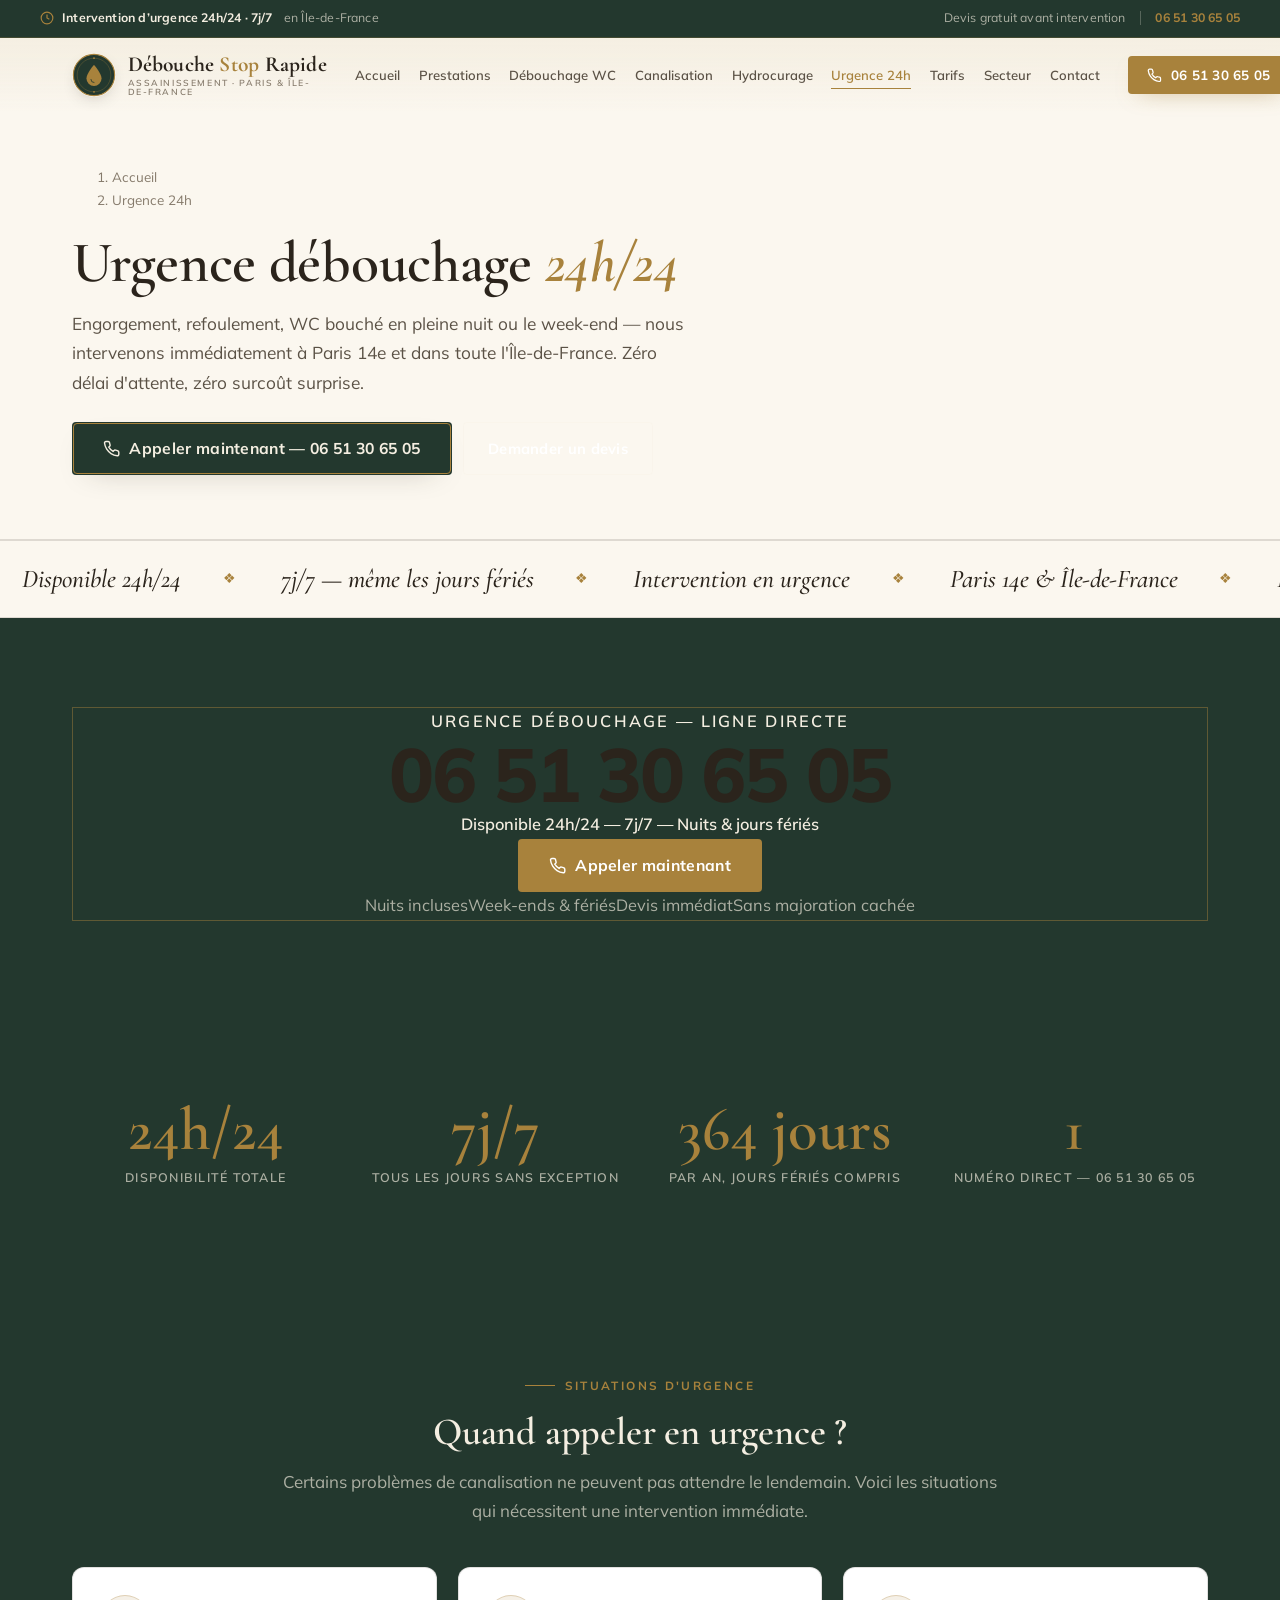
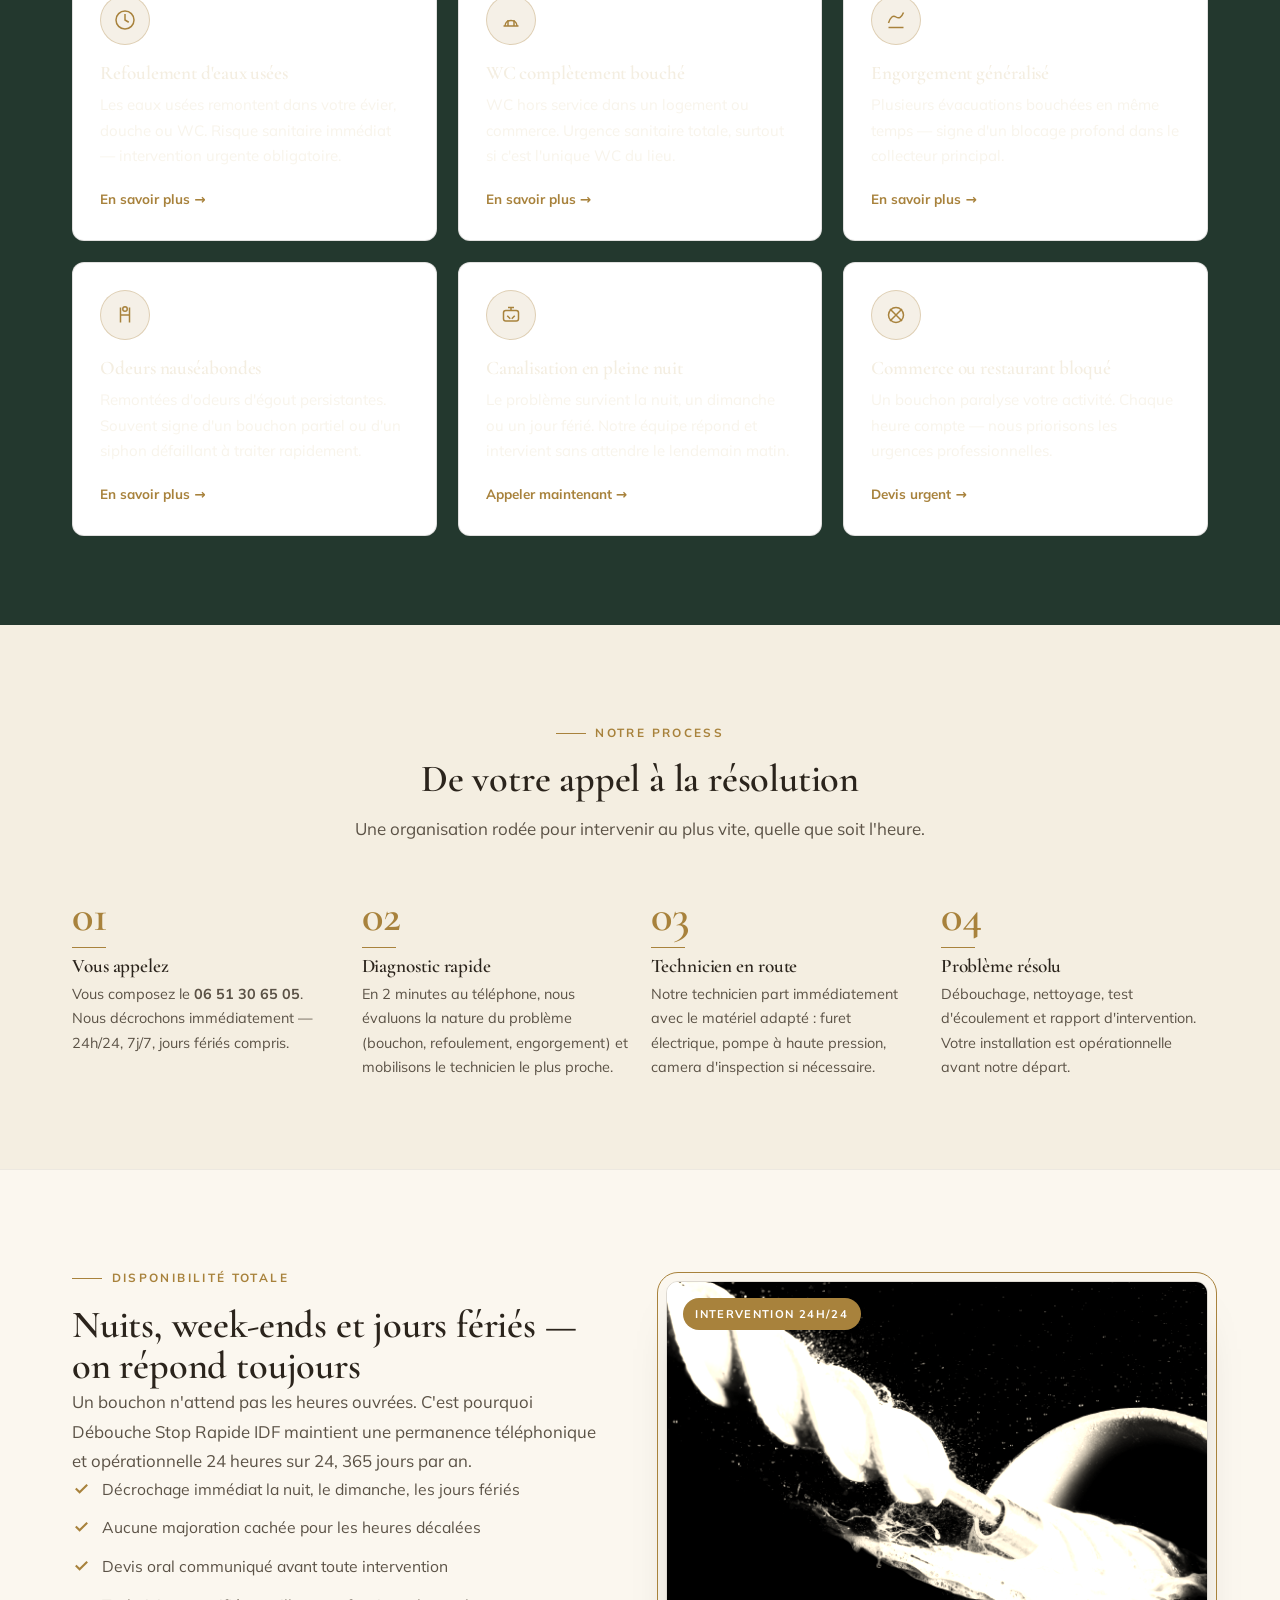
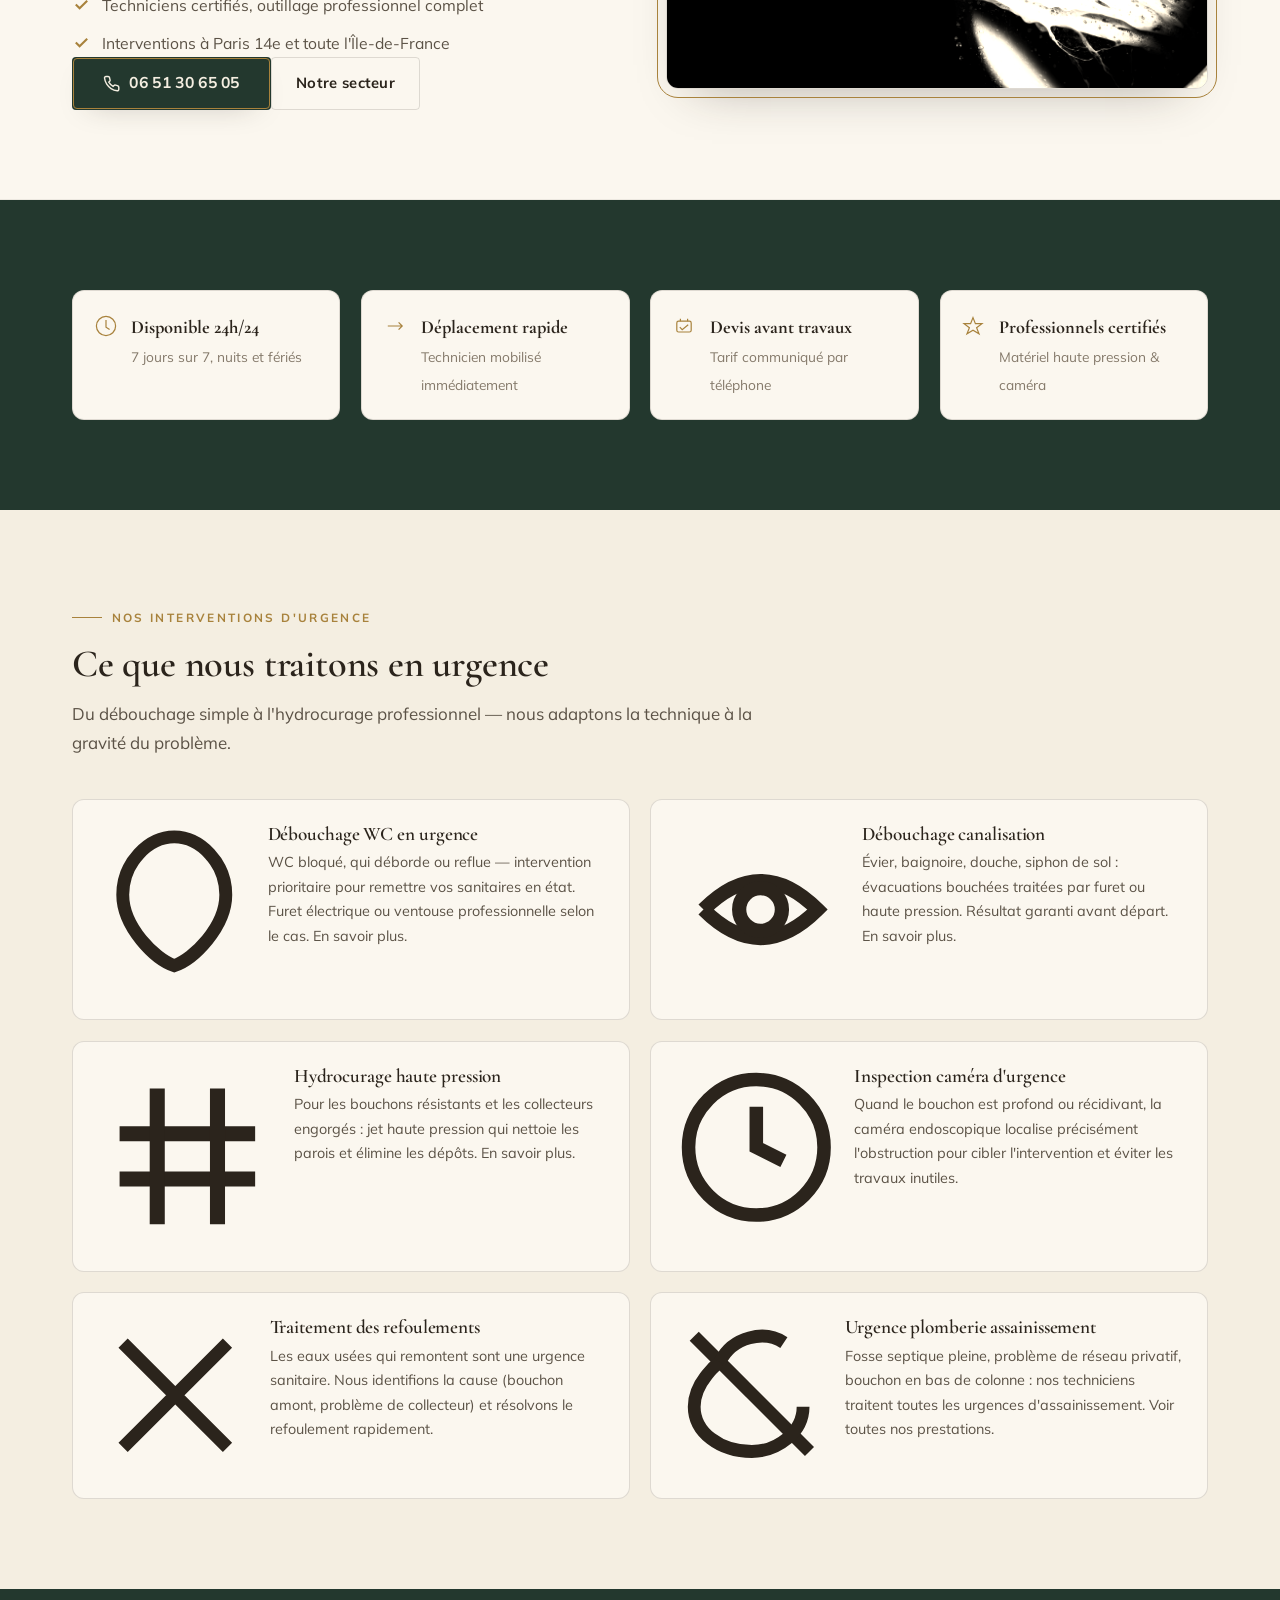
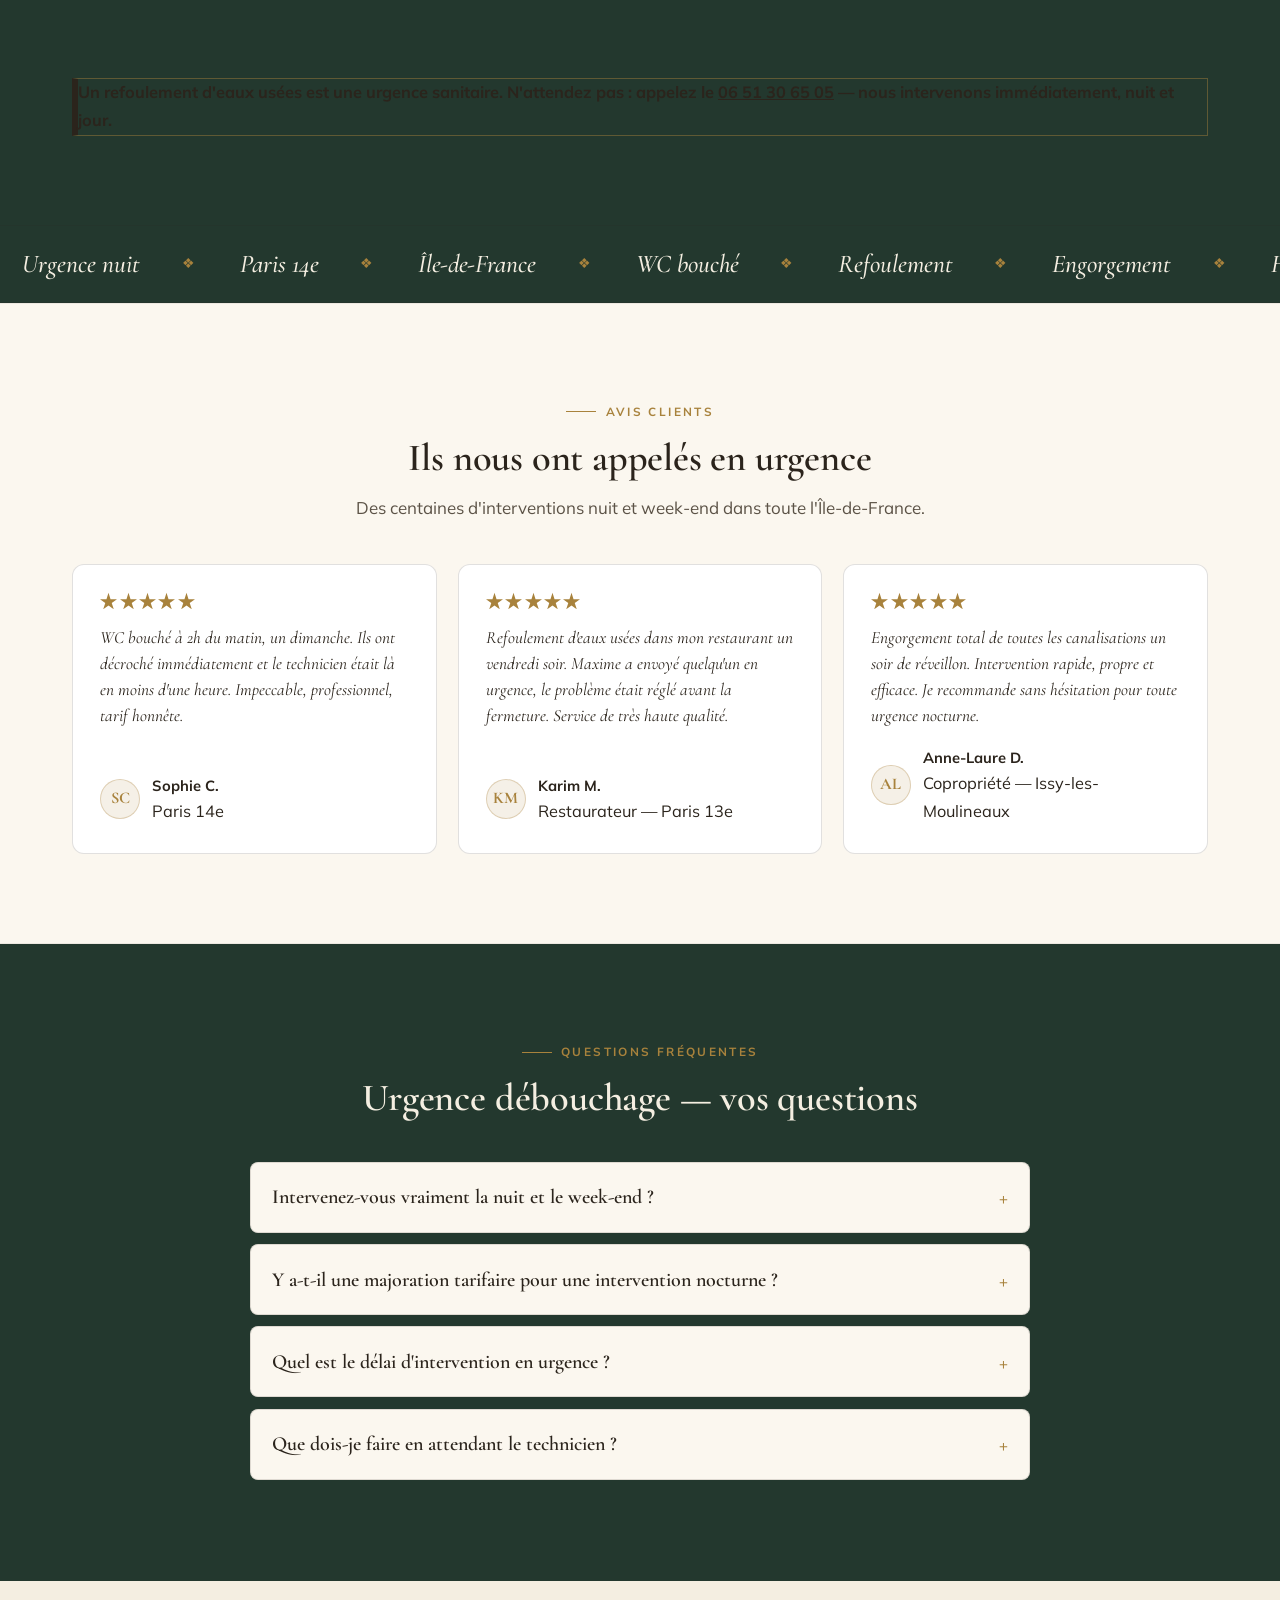
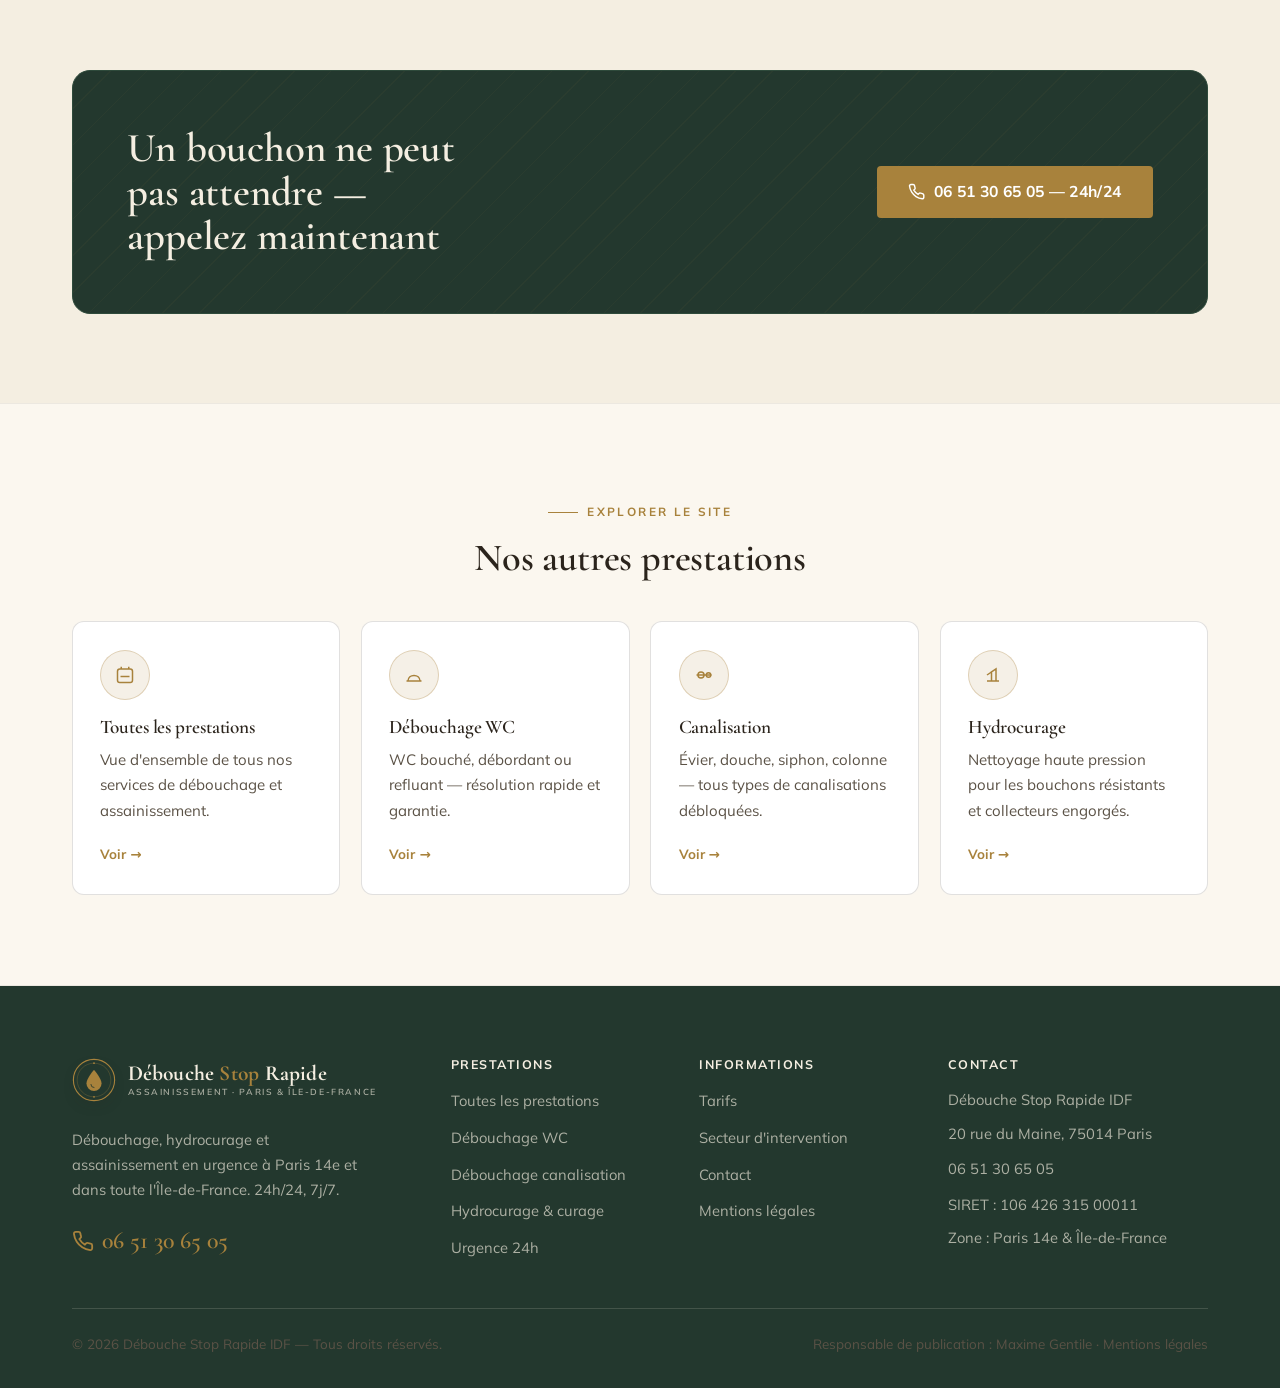
<file: urgence-24h.html>
<!DOCTYPE html>
<html lang="fr">
<head>
  <title>Urgence débouchage 24h/24 | Débouche Stop Rapide IDF</title>
  <meta name="description" content="Urgence débouchage 24h/24 à Paris 14e et Île-de-France — engorgement, refoulement, WC bouché. Intervention rapide, disponible la nuit et le week-end. Appelez le 06 51 30 65 05.">
  <link rel="canonical" href="https://[DOMAINE]/urgence-24h.html">
  <meta charset="UTF-8" />
  <meta name="viewport" content="width=device-width, initial-scale=1" />
  <meta name="theme-color" content="#0A0A0A" />
  <link rel="preconnect" href="https://fonts.googleapis.com" />
  <link rel="preconnect" href="https://fonts.gstatic.com" crossorigin />
  <link href="https://fonts.googleapis.com/css2?family=Syne:wght@600;700;800&family=Manrope:wght@400;500;600;700;800&display=swap" rel="stylesheet" />
  <link rel="stylesheet" href="assets/css/styles.css" />
  <link rel="icon" href="favicon.svg" type="image/svg+xml" />
  <script src="assets/js/main.js" defer></script>
  <style>
    /* Scoped uniquement à la page urgence-24h — aucun restyle global */
    body.page-urgence-24h .callblock {
      background: var(--lime);
      border-radius: var(--r-xl);
      padding: var(--sp-7) var(--sp-6);
      text-align: center;
      box-shadow: var(--sh-lime);
    }
    body.page-urgence-24h .callblock__number {
      display: block;
      font-family: var(--font-title);
      font-size: clamp(2.4rem, 1.5rem + 4vw, 4.8rem);
      font-weight: 800;
      color: var(--ink);
      letter-spacing: -0.03em;
      line-height: 1;
      margin-bottom: var(--sp-3);
    }
    body.page-urgence-24h .callblock__label {
      font-size: var(--fs-md);
      font-weight: 600;
      color: var(--ink-70);
      margin-bottom: var(--sp-5);
    }
    body.page-urgence-24h .callblock__badges {
      display: flex;
      gap: var(--sp-2);
      justify-content: center;
      flex-wrap: wrap;
      margin-top: var(--sp-4);
    }
    body.page-urgence-24h .urgence-highlight {
      background: var(--lime);
      color: var(--ink);
      border-radius: var(--r-md);
      padding: var(--sp-4) var(--sp-5);
      font-weight: 700;
      font-size: var(--fs-md);
      border-left: 6px solid var(--ink);
    }
  </style>
</head>
<body class="page-urgence-24h">

<header class="site-header">
  <div class="container nav">
    <a href="index.html" class="brand" aria-label="Débouche Stop Rapide IDF — accueil">
      <svg class="brand__mark" viewBox="0 0 64 64" aria-hidden="true"><rect width="64" height="64" rx="14" fill="#C6FF3A"/><path d="M14 40 L40 40" stroke="#0A0A0A" stroke-width="6" stroke-linecap="round"/><path d="M22 30 L44 30" stroke="#0A0A0A" stroke-width="6" stroke-linecap="round" opacity="0.55"/><path d="M30 20 L48 20" stroke="#0A0A0A" stroke-width="6" stroke-linecap="round" opacity="0.3"/><path d="M40 46 l10 -14 -7 0 4 -12 -16 18 7 0 z" fill="#0A0A0A"/></svg>
      <span>Débouche <strong>Stop</strong> Rapide</span>
    </a>
    <nav class="nav__links" aria-label="Navigation principale">
      <a href="index.html">Accueil</a>
      <a href="nos-prestations.html">Prestations</a>
      <a href="debouchage-wc.html">Débouchage WC</a>
      <a href="debouchage-canalisation.html">Canalisation</a>
      <a href="hydrocurage-curage.html">Hydrocurage</a>
      <a href="urgence-24h.html" class="active" aria-current="page">Urgence 24h</a>
      <a href="tarifs.html">Tarifs</a>
      <a href="secteur-intervention.html">Secteur</a>
      <a href="contact.html">Contact</a>
    </nav>
    <div class="nav__cta">
      <a href="tel:0651306505" class="btn btn-call">
        <svg viewBox="0 0 24 24" fill="none" stroke="currentColor" stroke-width="2" aria-hidden="true"><path d="M22 16.92v3a2 2 0 0 1-2.18 2 19.79 19.79 0 0 1-8.63-3.07 19.5 19.5 0 0 1-6-6 19.79 19.79 0 0 1-3.07-8.67A2 2 0 0 1 4.11 2h3a2 2 0 0 1 2 1.72c.13.96.36 1.9.7 2.81a2 2 0 0 1-.45 2.11L8.09 9.91a16 16 0 0 0 6 6l1.27-1.27a2 2 0 0 1 2.11-.45c.91.34 1.85.57 2.81.7A2 2 0 0 1 22 16.92z"/></svg>
        06 51 30 65 05
      </a>
      <button class="nav__toggle" aria-expanded="false" aria-controls="mobile-menu" aria-label="Ouvrir le menu"><span></span></button>
    </div>
  </div>
</header>

<nav id="mobile-menu" class="mobile-menu" aria-label="Navigation mobile">
  <a href="index.html">Accueil</a>
  <a href="nos-prestations.html">Prestations</a>
  <a href="debouchage-wc.html">Débouchage WC</a>
  <a href="debouchage-canalisation.html">Canalisation</a>
  <a href="hydrocurage-curage.html">Hydrocurage</a>
  <a href="urgence-24h.html" class="active" aria-current="page">Urgence 24h</a>
  <a href="tarifs.html">Tarifs</a>
  <a href="secteur-intervention.html">Secteur</a>
  <a href="contact.html">Contact</a>
  <a href="tel:0651306505" class="btn btn-primary btn-block btn-lg">Appeler maintenant</a>
</nav>

<main>

  <!-- PAGE HERO -->
  <section class="page-hero">
    <div class="container">
      <nav class="breadcrumb" aria-label="Fil d'ariane">
        <ol>
          <li><a href="index.html">Accueil</a></li>
          <li aria-current="page">Urgence 24h</li>
        </ol>
      </nav>
      <h1>Urgence débouchage <span class="hl">24h/24</span></h1>
      <p>Engorgement, refoulement, WC bouché en pleine nuit ou le week-end — nous intervenons immédiatement à Paris 14e et dans toute l'Île-de-France. Zéro délai d'attente, zéro surcoût surprise.</p>
      <div class="page-hero__cta">
        <a href="tel:0651306505" class="btn btn-primary btn-lg pulse">
          <svg viewBox="0 0 24 24" fill="none" stroke="currentColor" stroke-width="2" aria-hidden="true"><path d="M22 16.92v3a2 2 0 0 1-2.18 2 19.79 19.79 0 0 1-8.63-3.07 19.5 19.5 0 0 1-6-6 19.79 19.79 0 0 1-3.07-8.67A2 2 0 0 1 4.11 2h3a2 2 0 0 1 2 1.72c.13.96.36 1.9.7 2.81a2 2 0 0 1-.45 2.11L8.09 9.91a16 16 0 0 0 6 6l1.27-1.27a2 2 0 0 1 2.11-.45c.91.34 1.85.57 2.81.7A2 2 0 0 1 22 16.92z"/></svg>
          Appeler maintenant — 06 51 30 65 05
        </a>
        <a href="contact.html" class="btn btn-ghost on-dark" style="color:#fff">Demander un devis</a>
      </div>
    </div>
  </section>

  <!-- MARQUEE KINÉTIQUE -->
  <div class="marquee" aria-hidden="true">
    <div class="marquee__track" data-speed="72">
      <span>Disponible 24h/24</span>
      <span>7j/7 — même les jours fériés</span>
      <span>Intervention en urgence</span>
      <span>Paris 14e & Île-de-France</span>
      <span>Engorgement — Refoulement — WC bouché</span>
      <span>06 51 30 65 05</span>
      <span>Délai d'attente minimal</span>
      <span>Technicien sur place rapidement</span>
    </div>
  </div>

  <!-- BLOC TÉLÉPHONE CENTRAL -->
  <section class="section section--dark">
    <div class="container">
      <div class="reveal">
        <div class="callblock">
          <p class="callblock__label">Urgence débouchage — ligne directe</p>
          <a href="tel:0651306505" class="callblock__number">06 51 30 65 05</a>
          <p style="color:var(--ink-70);font-size:var(--fs-md);font-weight:600;margin-bottom:var(--sp-4);">Disponible 24h/24 — 7j/7 — Nuits &amp; jours fériés</p>
          <a href="tel:0651306505" class="btn btn-call btn-lg">
            <svg viewBox="0 0 24 24" fill="none" stroke="currentColor" stroke-width="2" aria-hidden="true"><path d="M22 16.92v3a2 2 0 0 1-2.18 2 19.79 19.79 0 0 1-8.63-3.07 19.5 19.5 0 0 1-6-6 19.79 19.79 0 0 1-3.07-8.67A2 2 0 0 1 4.11 2h3a2 2 0 0 1 2 1.72c.13.96.36 1.9.7 2.81a2 2 0 0 1-.45 2.11L8.09 9.91a16 16 0 0 0 6 6l1.27-1.27a2 2 0 0 1 2.11-.45c.91.34 1.85.57 2.81.7A2 2 0 0 1 22 16.92z"/></svg>
            Appeler maintenant
          </a>
          <div class="callblock__badges">
            <span class="chip--ink">Nuits incluses</span>
            <span class="chip--ink">Week-ends &amp; fériés</span>
            <span class="chip--ink">Devis immédiat</span>
            <span class="chip--ink">Sans majoration cachée</span>
          </div>
        </div>
      </div>
    </div>
  </section>

  <!-- STATS DISPONIBILITÉ -->
  <section class="section section--lime">
    <div class="container">
      <div class="stats reveal-stagger">
        <div class="stat">
          <div class="stat__num" data-count="24" data-suffix="h/24">0</div>
          <div class="stat__label">Disponibilité totale</div>
        </div>
        <div class="stat">
          <div class="stat__num" data-count="7" data-suffix="j/7">0</div>
          <div class="stat__label">Tous les jours sans exception</div>
        </div>
        <div class="stat">
          <div class="stat__num" data-count="365" data-suffix=" jours">0</div>
          <div class="stat__label">Par an, jours fériés compris</div>
        </div>
        <div class="stat">
          <div class="stat__num" data-count="1">0</div>
          <div class="stat__label">Numéro direct — 06 51 30 65 05</div>
        </div>
      </div>
    </div>
  </section>

  <!-- SITUATIONS D'URGENCE -->
  <section class="section section--dark">
    <div class="container">
      <div class="section-head section-head--center reveal">
        <span class="eyebrow">Situations d'urgence</span>
        <h2>Quand appeler en urgence ?</h2>
        <p>Certains problèmes de canalisation ne peuvent pas attendre le lendemain. Voici les situations qui nécessitent une intervention immédiate.</p>
      </div>
      <div class="grid grid-3 reveal-stagger">
        <div class="card card--service" data-tilt>
          <div class="card__icon">
            <svg viewBox="0 0 32 32" fill="none" stroke="currentColor" stroke-width="2" aria-hidden="true"><circle cx="16" cy="16" r="12"/><path d="M16 8v8l5 3"/></svg>
          </div>
          <h3>Refoulement d'eaux usées</h3>
          <p>Les eaux usées remontent dans votre évier, douche ou WC. Risque sanitaire immédiat — intervention urgente obligatoire.</p>
          <a href="debouchage-canalisation.html" class="card__link">En savoir plus →</a>
        </div>
        <div class="card card--service" data-tilt>
          <div class="card__icon">
            <svg viewBox="0 0 32 32" fill="none" stroke="currentColor" stroke-width="2" aria-hidden="true"><path d="M8 24 C8 14 24 14 24 24"/><path d="M12 24 L12 16 M20 24 L20 16"/><path d="M6 24 L26 24"/></svg>
          </div>
          <h3>WC complètement bouché</h3>
          <p>WC hors service dans un logement ou commerce. Urgence sanitaire totale, surtout si c'est l'unique WC du lieu.</p>
          <a href="debouchage-wc.html" class="card__link">En savoir plus →</a>
        </div>
        <div class="card card--service" data-tilt>
          <div class="card__icon">
            <svg viewBox="0 0 32 32" fill="none" stroke="currentColor" stroke-width="2" aria-hidden="true"><path d="M6 20 Q10 8 16 12 Q22 16 26 6"/><path d="M6 26 L26 26"/></svg>
          </div>
          <h3>Engorgement généralisé</h3>
          <p>Plusieurs évacuations bouchées en même temps — signe d'un blocage profond dans le collecteur principal.</p>
          <a href="debouchage-canalisation.html" class="card__link">En savoir plus →</a>
        </div>
        <div class="card card--service" data-tilt>
          <div class="card__icon">
            <svg viewBox="0 0 32 32" fill="none" stroke="currentColor" stroke-width="2" aria-hidden="true"><path d="M10 6 L10 26 M22 6 L22 26"/><path d="M10 16 L22 16"/><circle cx="16" cy="8" r="3"/></svg>
          </div>
          <h3>Odeurs nauséabondes</h3>
          <p>Remontées d'odeurs d'égout persistantes. Souvent signe d'un bouchon partiel ou d'un siphon défaillant à traiter rapidement.</p>
          <a href="nos-prestations.html" class="card__link">En savoir plus →</a>
        </div>
        <div class="card card--service" data-tilt>
          <div class="card__icon">
            <svg viewBox="0 0 32 32" fill="none" stroke="currentColor" stroke-width="2" aria-hidden="true"><rect x="6" y="10" width="20" height="14" rx="3"/><path d="M16 10 L16 6 M12 6 L20 6"/><path d="M11 17 L15 21 M21 17 L17 21"/></svg>
          </div>
          <h3>Canalisation en pleine nuit</h3>
          <p>Le problème survient la nuit, un dimanche ou un jour férié. Notre équipe répond et intervient sans attendre le lendemain matin.</p>
          <a href="tel:0651306505" class="card__link">Appeler maintenant →</a>
        </div>
        <div class="card card--service" data-tilt>
          <div class="card__icon">
            <svg viewBox="0 0 32 32" fill="none" stroke="currentColor" stroke-width="2" aria-hidden="true"><path d="M8 8 L24 24 M24 8 L8 24"/><circle cx="16" cy="16" r="10"/></svg>
          </div>
          <h3>Commerce ou restaurant bloqué</h3>
          <p>Un bouchon paralyse votre activité. Chaque heure compte — nous priorisons les urgences professionnelles.</p>
          <a href="contact.html" class="card__link">Devis urgent →</a>
        </div>
      </div>
    </div>
  </section>

  <!-- PROCESS D'INTERVENTION -->
  <section class="section">
    <div class="container">
      <div class="section-head section-head--center reveal">
        <span class="eyebrow">Notre process</span>
        <h2>De votre appel à la résolution</h2>
        <p>Une organisation rodée pour intervenir au plus vite, quelle que soit l'heure.</p>
      </div>
      <div class="steps reveal-stagger">
        <div class="step">
          <span class="step__n">01</span>
          <h3>Vous appelez</h3>
          <p>Vous composez le <a href="tel:0651306505" style="color:var(--lime-dim);font-weight:700;">06 51 30 65 05</a>. Nous décrochons immédiatement — 24h/24, 7j/7, jours fériés compris.</p>
        </div>
        <div class="step">
          <span class="step__n">02</span>
          <h3>Diagnostic rapide</h3>
          <p>En 2 minutes au téléphone, nous évaluons la nature du problème (bouchon, refoulement, engorgement) et mobilisons le technicien le plus proche.</p>
        </div>
        <div class="step">
          <span class="step__n">03</span>
          <h3>Technicien en route</h3>
          <p>Notre technicien part immédiatement avec le matériel adapté : furet électrique, pompe à haute pression, camera d'inspection si nécessaire.</p>
        </div>
        <div class="step">
          <span class="step__n">04</span>
          <h3>Problème résolu</h3>
          <p>Débouchage, nettoyage, test d'écoulement et rapport d'intervention. Votre installation est opérationnelle avant notre départ.</p>
        </div>
      </div>
    </div>
  </section>

  <!-- MEDIA SPLIT — Image d'intervention -->
  <section class="section section--paper">
    <div class="container">
      <div class="media-split reveal">
        <div>
          <span class="eyebrow">Disponibilité totale</span>
          <h2>Nuits, week-ends et jours fériés — on répond toujours</h2>
          <p class="lead">Un bouchon n'attend pas les heures ouvrées. C'est pourquoi Débouche Stop Rapide IDF maintient une permanence téléphonique et opérationnelle 24 heures sur 24, 365 jours par an.</p>
          <ul class="ticks">
            <li>
              <svg viewBox="0 0 20 20" fill="none" stroke="currentColor" stroke-width="2.2" aria-hidden="true"><polyline points="4,10 8,14 16,6"/></svg>
              Décrochage immédiat la nuit, le dimanche, les jours fériés
            </li>
            <li>
              <svg viewBox="0 0 20 20" fill="none" stroke="currentColor" stroke-width="2.2" aria-hidden="true"><polyline points="4,10 8,14 16,6"/></svg>
              Aucune majoration cachée pour les heures décalées
            </li>
            <li>
              <svg viewBox="0 0 20 20" fill="none" stroke="currentColor" stroke-width="2.2" aria-hidden="true"><polyline points="4,10 8,14 16,6"/></svg>
              Devis oral communiqué avant toute intervention
            </li>
            <li>
              <svg viewBox="0 0 20 20" fill="none" stroke="currentColor" stroke-width="2.2" aria-hidden="true"><polyline points="4,10 8,14 16,6"/></svg>
              Techniciens certifiés, outillage professionnel complet
            </li>
            <li>
              <svg viewBox="0 0 20 20" fill="none" stroke="currentColor" stroke-width="2.2" aria-hidden="true"><polyline points="4,10 8,14 16,6"/></svg>
              Interventions à Paris 14e et toute l'Île-de-France
            </li>
          </ul>
          <div style="margin-top:var(--sp-5);display:flex;gap:var(--sp-3);flex-wrap:wrap;">
            <a href="tel:0651306505" class="btn btn-primary btn-lg pulse">
              <svg viewBox="0 0 24 24" fill="none" stroke="currentColor" stroke-width="2" aria-hidden="true"><path d="M22 16.92v3a2 2 0 0 1-2.18 2 19.79 19.79 0 0 1-8.63-3.07 19.5 19.5 0 0 1-6-6 19.79 19.79 0 0 1-3.07-8.67A2 2 0 0 1 4.11 2h3a2 2 0 0 1 2 1.72c.13.96.36 1.9.7 2.81a2 2 0 0 1-.45 2.11L8.09 9.91a16 16 0 0 0 6 6l1.27-1.27a2 2 0 0 1 2.11-.45c.91.34 1.85.57 2.81.7A2 2 0 0 1 22 16.92z"/></svg>
              06 51 30 65 05
            </a>
            <a href="secteur-intervention.html" class="btn btn-ghost">Notre secteur</a>
          </div>
        </div>
        <div>
          <div class="media-frame media-frame--wide reveal-x">
            <img src="assets/images/intervention.jpg" alt="Technicien Débouche Stop Rapide IDF en intervention urgence de nuit sur canalisation bouchée à Paris" loading="lazy" />
            <span class="media-tag">Intervention 24h/24</span>
          </div>
        </div>
      </div>
    </div>
  </section>

  <!-- RÉASSURANCE -->
  <section class="section section--dark">
    <div class="container">
      <div class="reassure reveal-stagger">
        <div class="reassure__item">
          <svg viewBox="0 0 40 40" fill="none" stroke="currentColor" stroke-width="2" aria-hidden="true"><circle cx="20" cy="20" r="16"/><path d="M20 10 L20 22 L26 26"/></svg>
          <div><strong>Disponible 24h/24</strong><span>7 jours sur 7, nuits et fériés</span></div>
        </div>
        <div class="reassure__item">
          <svg viewBox="0 0 40 40" fill="none" stroke="currentColor" stroke-width="2" aria-hidden="true"><path d="M8 20 L32 20 M26 14 L32 20 L26 26"/></svg>
          <div><strong>Déplacement rapide</strong><span>Technicien mobilisé immédiatement</span></div>
        </div>
        <div class="reassure__item">
          <svg viewBox="0 0 40 40" fill="none" stroke="currentColor" stroke-width="2" aria-hidden="true"><rect x="8" y="12" width="24" height="18" rx="3"/><path d="M14 12 L14 8 M26 12 L26 8"/><path d="M13 22 L17 26 L27 18"/></svg>
          <div><strong>Devis avant travaux</strong><span>Tarif communiqué par téléphone</span></div>
        </div>
        <div class="reassure__item">
          <svg viewBox="0 0 40 40" fill="none" stroke="currentColor" stroke-width="2" aria-hidden="true"><path d="M20 6 L24 16 L35 16 L26 23 L30 33 L20 27 L10 33 L14 23 L5 16 L16 16 Z"/></svg>
          <div><strong>Professionnels certifiés</strong><span>Matériel haute pression & caméra</span></div>
        </div>
      </div>
    </div>
  </section>

  <!-- TYPES D'INTERVENTIONS URGENTES -->
  <section class="section">
    <div class="container">
      <div class="section-head reveal">
        <span class="eyebrow">Nos interventions d'urgence</span>
        <h2>Ce que nous traitons en urgence</h2>
        <p>Du débouchage simple à l'hydrocurage professionnel — nous adaptons la technique à la gravité du problème.</p>
      </div>
      <div class="grid grid-2 reveal-stagger">
        <div class="feature">
          <svg viewBox="0 0 24 24" fill="none" stroke="currentColor" stroke-width="2" aria-hidden="true"><path d="M12 2C8 2 4 6 4 11c0 5 5 10 8 11 3-1 8-6 8-11 0-5-4-9-8-9z"/></svg>
          <div>
            <h3>Débouchage WC en urgence</h3>
            <p>WC bloqué, qui déborde ou reflue — intervention prioritaire pour remettre vos sanitaires en état. Furet électrique ou ventouse professionnelle selon le cas. <a href="debouchage-wc.html">En savoir plus</a>.</p>
          </div>
        </div>
        <div class="feature">
          <svg viewBox="0 0 24 24" fill="none" stroke="currentColor" stroke-width="2" aria-hidden="true"><path d="M4 12 Q12 4 20 12 Q12 20 4 12"/><circle cx="12" cy="12" r="3"/></svg>
          <div>
            <h3>Débouchage canalisation</h3>
            <p>Évier, baignoire, douche, siphon de sol : évacuations bouchées traitées par furet ou haute pression. Résultat garanti avant départ. <a href="debouchage-canalisation.html">En savoir plus</a>.</p>
          </div>
        </div>
        <div class="feature">
          <svg viewBox="0 0 24 24" fill="none" stroke="currentColor" stroke-width="2" aria-hidden="true"><path d="M3 9 L21 9 M3 15 L21 15"/><path d="M8 3 L8 21 M16 3 L16 21"/></svg>
          <div>
            <h3>Hydrocurage haute pression</h3>
            <p>Pour les bouchons résistants et les collecteurs engorgés : jet haute pression qui nettoie les parois et élimine les dépôts. <a href="hydrocurage-curage.html">En savoir plus</a>.</p>
          </div>
        </div>
        <div class="feature">
          <svg viewBox="0 0 24 24" fill="none" stroke="currentColor" stroke-width="2" aria-hidden="true"><circle cx="12" cy="12" r="10"/><path d="M12 6 L12 12 L16 14"/></svg>
          <div>
            <h3>Inspection caméra d'urgence</h3>
            <p>Quand le bouchon est profond ou récidivant, la caméra endoscopique localise précisément l'obstruction pour cibler l'intervention et éviter les travaux inutiles.</p>
          </div>
        </div>
        <div class="feature">
          <svg viewBox="0 0 24 24" fill="none" stroke="currentColor" stroke-width="2" aria-hidden="true"><path d="M4 4 L20 20 M20 4 L4 20"/></svg>
          <div>
            <h3>Traitement des refoulements</h3>
            <p>Les eaux usées qui remontent sont une urgence sanitaire. Nous identifions la cause (bouchon amont, problème de collecteur) et résolvons le refoulement rapidement.</p>
          </div>
        </div>
        <div class="feature">
          <svg viewBox="0 0 24 24" fill="none" stroke="currentColor" stroke-width="2" aria-hidden="true"><path d="M3 3 L21 21"/><path d="M7 7 C7 7 3 10 3 14 C3 18 7 21 12 21 C16 21 20 18 20 14"/><path d="M17 4 C14 2 9 3 7 7"/></svg>
          <div>
            <h3>Urgence plomberie assainissement</h3>
            <p>Fosse septique pleine, problème de réseau privatif, bouchon en bas de colonne : nos techniciens traitent toutes les urgences d'assainissement. <a href="nos-prestations.html">Voir toutes nos prestations</a>.</p>
          </div>
        </div>
      </div>
    </div>
  </section>

  <!-- BANDEAU URGENCE HIGHLIGHT -->
  <section class="section section--dark">
    <div class="container">
      <div class="reveal">
        <div class="urgence-highlight">
          Un refoulement d'eaux usées est une urgence sanitaire. N'attendez pas : appelez le <a href="tel:0651306505" style="color:var(--ink);text-decoration:underline;">06 51 30 65 05</a> — nous intervenons immédiatement, nuit et jour.
        </div>
      </div>
    </div>
  </section>

  <!-- MARQUEE SOMBRE -->
  <div class="marquee marquee--dark" aria-hidden="true">
    <div class="marquee__track" data-speed="55" data-dir="right">
      <span>Urgence nuit</span>
      <span>Paris 14e</span>
      <span>Île-de-France</span>
      <span>WC bouché</span>
      <span>Refoulement</span>
      <span>Engorgement</span>
      <span>Hydrocurage</span>
      <span>06 51 30 65 05</span>
      <span>24h/24 — 7j/7</span>
    </div>
  </div>

  <!-- AVIS CLIENTS -->
  <section class="section section--paper">
    <div class="container">
      <div class="section-head section-head--center reveal">
        <span class="eyebrow">Avis clients</span>
        <h2>Ils nous ont appelés en urgence</h2>
        <p>Des centaines d'interventions nuit et week-end dans toute l'Île-de-France.</p>
      </div>
      <div class="reviews reveal-stagger">
        <figure class="review">
          <div class="review__stars" aria-label="5 étoiles sur 5">
            <svg viewBox="0 0 20 20" fill="currentColor" aria-hidden="true"><path d="M10 1l2.4 7.4H20l-6.2 4.5 2.4 7.4L10 16l-6.2 4.3 2.4-7.4L0 8.4h7.6z"/></svg>
            <svg viewBox="0 0 20 20" fill="currentColor" aria-hidden="true"><path d="M10 1l2.4 7.4H20l-6.2 4.5 2.4 7.4L10 16l-6.2 4.3 2.4-7.4L0 8.4h7.6z"/></svg>
            <svg viewBox="0 0 20 20" fill="currentColor" aria-hidden="true"><path d="M10 1l2.4 7.4H20l-6.2 4.5 2.4 7.4L10 16l-6.2 4.3 2.4-7.4L0 8.4h7.6z"/></svg>
            <svg viewBox="0 0 20 20" fill="currentColor" aria-hidden="true"><path d="M10 1l2.4 7.4H20l-6.2 4.5 2.4 7.4L10 16l-6.2 4.3 2.4-7.4L0 8.4h7.6z"/></svg>
            <svg viewBox="0 0 20 20" fill="currentColor" aria-hidden="true"><path d="M10 1l2.4 7.4H20l-6.2 4.5 2.4 7.4L10 16l-6.2 4.3 2.4-7.4L0 8.4h7.6z"/></svg>
          </div>
          <blockquote><p>WC bouché à 2h du matin, un dimanche. Ils ont décroché immédiatement et le technicien était là en moins d'une heure. Impeccable, professionnel, tarif honnête.</p></blockquote>
          <div class="review__author">
            <div class="review__avatar">SC</div>
            <div><strong>Sophie C.</strong><span>Paris 14e</span></div>
          </div>
        </figure>
        <figure class="review">
          <div class="review__stars" aria-label="5 étoiles sur 5">
            <svg viewBox="0 0 20 20" fill="currentColor" aria-hidden="true"><path d="M10 1l2.4 7.4H20l-6.2 4.5 2.4 7.4L10 16l-6.2 4.3 2.4-7.4L0 8.4h7.6z"/></svg>
            <svg viewBox="0 0 20 20" fill="currentColor" aria-hidden="true"><path d="M10 1l2.4 7.4H20l-6.2 4.5 2.4 7.4L10 16l-6.2 4.3 2.4-7.4L0 8.4h7.6z"/></svg>
            <svg viewBox="0 0 20 20" fill="currentColor" aria-hidden="true"><path d="M10 1l2.4 7.4H20l-6.2 4.5 2.4 7.4L10 16l-6.2 4.3 2.4-7.4L0 8.4h7.6z"/></svg>
            <svg viewBox="0 0 20 20" fill="currentColor" aria-hidden="true"><path d="M10 1l2.4 7.4H20l-6.2 4.5 2.4 7.4L10 16l-6.2 4.3 2.4-7.4L0 8.4h7.6z"/></svg>
            <svg viewBox="0 0 20 20" fill="currentColor" aria-hidden="true"><path d="M10 1l2.4 7.4H20l-6.2 4.5 2.4 7.4L10 16l-6.2 4.3 2.4-7.4L0 8.4h7.6z"/></svg>
          </div>
          <blockquote><p>Refoulement d'eaux usées dans mon restaurant un vendredi soir. Maxime a envoyé quelqu'un en urgence, le problème était réglé avant la fermeture. Service de très haute qualité.</p></blockquote>
          <div class="review__author">
            <div class="review__avatar">KM</div>
            <div><strong>Karim M.</strong><span>Restaurateur — Paris 13e</span></div>
          </div>
        </figure>
        <figure class="review">
          <div class="review__stars" aria-label="5 étoiles sur 5">
            <svg viewBox="0 0 20 20" fill="currentColor" aria-hidden="true"><path d="M10 1l2.4 7.4H20l-6.2 4.5 2.4 7.4L10 16l-6.2 4.3 2.4-7.4L0 8.4h7.6z"/></svg>
            <svg viewBox="0 0 20 20" fill="currentColor" aria-hidden="true"><path d="M10 1l2.4 7.4H20l-6.2 4.5 2.4 7.4L10 16l-6.2 4.3 2.4-7.4L0 8.4h7.6z"/></svg>
            <svg viewBox="0 0 20 20" fill="currentColor" aria-hidden="true"><path d="M10 1l2.4 7.4H20l-6.2 4.5 2.4 7.4L10 16l-6.2 4.3 2.4-7.4L0 8.4h7.6z"/></svg>
            <svg viewBox="0 0 20 20" fill="currentColor" aria-hidden="true"><path d="M10 1l2.4 7.4H20l-6.2 4.5 2.4 7.4L10 16l-6.2 4.3 2.4-7.4L0 8.4h7.6z"/></svg>
            <svg viewBox="0 0 20 20" fill="currentColor" aria-hidden="true"><path d="M10 1l2.4 7.4H20l-6.2 4.5 2.4 7.4L10 16l-6.2 4.3 2.4-7.4L0 8.4h7.6z"/></svg>
          </div>
          <blockquote><p>Engorgement total de toutes les canalisations un soir de réveillon. Intervention rapide, propre et efficace. Je recommande sans hésitation pour toute urgence nocturne.</p></blockquote>
          <div class="review__author">
            <div class="review__avatar">AL</div>
            <div><strong>Anne-Laure D.</strong><span>Copropriété — Issy-les-Moulineaux</span></div>
          </div>
        </figure>
      </div>
    </div>
  </section>

  <!-- FAQ -->
  <section class="section section--dark">
    <div class="container">
      <div class="section-head section-head--center reveal">
        <span class="eyebrow">Questions fréquentes</span>
        <h2>Urgence débouchage — vos questions</h2>
      </div>
      <div class="faq reveal" style="max-width:780px;margin:0 auto;">
        <details>
          <summary>Intervenez-vous vraiment la nuit et le week-end ?</summary>
          <p>Oui, sans aucune restriction. Notre ligne <a href="tel:0651306505">06 51 30 65 05</a> est active 24h/24, 7j/7, y compris la nuit profonde, les dimanches et tous les jours fériés. Un technicien est mobilisable immédiatement dès votre appel.</p>
        </details>
        <details>
          <summary>Y a-t-il une majoration tarifaire pour une intervention nocturne ?</summary>
          <p>Nous appliquons une tarification transparente communiquée avant toute intervention. Nous n'avons pas de politique de majoration cachée : le tarif qui vous est annoncé au téléphone est celui que vous payez. Consultez notre <a href="tarifs.html">page tarifs</a> pour les fourchettes indicatives.</p>
        </details>
        <details>
          <summary>Quel est le délai d'intervention en urgence ?</summary>
          <p>Le délai dépend de votre localisation et de l'heure, mais nous faisons notre maximum pour être sur place le plus rapidement possible. Paris 14e et la proche couronne bénéficient d'un accès prioritaire. Appelez le <a href="tel:0651306505">06 51 30 65 05</a> pour un délai précis selon votre situation.</p>
        </details>
        <details>
          <summary>Que dois-je faire en attendant le technicien ?</summary>
          <p>En cas de refoulement : fermez les robinets pour limiter les dégâts et évitez d'utiliser toutes les évacuations. En cas de WC bouché : ne tirez plus la chasse pour ne pas aggraver le débordement. Protégez le sol avec des serviettes si nécessaire. Le technicien prendra en charge le reste à son arrivée.</p>
        </details>
      </div>
    </div>
  </section>

  <!-- BANDE CTA FINALE -->
  <section class="section">
    <div class="container">
      <div class="cta-band reveal">
        <div class="cta-band__lines" aria-hidden="true"></div>
        <div class="cta-band__inner">
          <h2>Un bouchon ne peut pas attendre — appelez maintenant</h2>
          <a href="tel:0651306505" class="btn btn-call btn-lg">
            <svg viewBox="0 0 24 24" fill="none" stroke="currentColor" stroke-width="2" aria-hidden="true"><path d="M22 16.92v3a2 2 0 0 1-2.18 2 19.79 19.79 0 0 1-8.63-3.07 19.5 19.5 0 0 1-6-6 19.79 19.79 0 0 1-3.07-8.67A2 2 0 0 1 4.11 2h3a2 2 0 0 1 2 1.72c.13.96.36 1.9.7 2.81a2 2 0 0 1-.45 2.11L8.09 9.91a16 16 0 0 0 6 6l1.27-1.27a2 2 0 0 1 2.11-.45c.91.34 1.85.57 2.81.7A2 2 0 0 1 22 16.92z"/></svg>
            06 51 30 65 05 — 24h/24
          </a>
        </div>
      </div>
    </div>
  </section>

  <!-- MAILLAGE INTERNE -->
  <section class="section section--paper">
    <div class="container">
      <div class="section-head section-head--center reveal">
        <span class="eyebrow">Explorer le site</span>
        <h2>Nos autres prestations</h2>
      </div>
      <div class="grid grid-4 reveal-stagger">
        <a href="nos-prestations.html" class="card card--service" style="text-decoration:none;">
          <div class="card__icon">
            <svg viewBox="0 0 32 32" fill="none" stroke="currentColor" stroke-width="2" aria-hidden="true"><rect x="6" y="8" width="20" height="18" rx="3"/><path d="M11 8 L11 5 M21 8 L21 5"/><path d="M10 18 L22 18"/></svg>
          </div>
          <h3>Toutes les prestations</h3>
          <p>Vue d'ensemble de tous nos services de débouchage et assainissement.</p>
          <span class="card__link">Voir →</span>
        </a>
        <a href="debouchage-wc.html" class="card card--service" style="text-decoration:none;">
          <div class="card__icon">
            <svg viewBox="0 0 32 32" fill="none" stroke="currentColor" stroke-width="2" aria-hidden="true"><path d="M8 24 C8 14 24 14 24 24"/><path d="M6 24 L26 24"/></svg>
          </div>
          <h3>Débouchage WC</h3>
          <p>WC bouché, débordant ou refluant — résolution rapide et garantie.</p>
          <span class="card__link">Voir →</span>
        </a>
        <a href="debouchage-canalisation.html" class="card card--service" style="text-decoration:none;">
          <div class="card__icon">
            <svg viewBox="0 0 32 32" fill="none" stroke="currentColor" stroke-width="2" aria-hidden="true"><path d="M6 16 L26 16"/><circle cx="12" cy="16" r="4"/><circle cx="22" cy="16" r="3"/></svg>
          </div>
          <h3>Canalisation</h3>
          <p>Évier, douche, siphon, colonne — tous types de canalisations débloquées.</p>
          <span class="card__link">Voir →</span>
        </a>
        <a href="hydrocurage-curage.html" class="card card--service" style="text-decoration:none;">
          <div class="card__icon">
            <svg viewBox="0 0 32 32" fill="none" stroke="currentColor" stroke-width="2" aria-hidden="true"><path d="M8 24 L24 24"/><path d="M14 24 L14 12 L20 8 L20 24"/><path d="M8 16 L14 12"/></svg>
          </div>
          <h3>Hydrocurage</h3>
          <p>Nettoyage haute pression pour les bouchons résistants et collecteurs engorgés.</p>
          <span class="card__link">Voir →</span>
        </a>
      </div>
    </div>
  </section>

</main>

<footer class="site-footer">
  <div class="container">
    <div class="footer-grid">
      <div class="footer-brand">
        <a href="index.html" class="brand" aria-label="Débouche Stop Rapide IDF — accueil">
          <svg class="brand__mark" viewBox="0 0 64 64" aria-hidden="true"><rect width="64" height="64" rx="14" fill="#C6FF3A"/><path d="M14 40 L40 40" stroke="#0A0A0A" stroke-width="6" stroke-linecap="round"/><path d="M22 30 L44 30" stroke="#0A0A0A" stroke-width="6" stroke-linecap="round" opacity="0.55"/><path d="M30 20 L48 20" stroke="#0A0A0A" stroke-width="6" stroke-linecap="round" opacity="0.3"/><path d="M40 46 l10 -14 -7 0 4 -12 -16 18 7 0 z" fill="#0A0A0A"/></svg>
          <span>Débouche <strong>Stop</strong> Rapide</span>
        </a>
        <p>Débouchage, hydrocurage et assainissement en urgence à Paris 14e et dans toute l'Île-de-France. 24h/24, 7j/7.</p>
        <a href="tel:0651306505" class="footer-call"><svg viewBox="0 0 24 24" width="22" height="22" fill="none" stroke="currentColor" stroke-width="2" aria-hidden="true"><path d="M22 16.92v3a2 2 0 0 1-2.18 2 19.79 19.79 0 0 1-8.63-3.07 19.5 19.5 0 0 1-6-6 19.79 19.79 0 0 1-3.07-8.67A2 2 0 0 1 4.11 2h3a2 2 0 0 1 2 1.72c.13.96.36 1.9.7 2.81a2 2 0 0 1-.45 2.11L8.09 9.91a16 16 0 0 0 6 6l1.27-1.27a2 2 0 0 1 2.11-.45c.91.34 1.85.57 2.81.7A2 2 0 0 1 22 16.92z"/></svg> 06 51 30 65 05</a>
      </div>
      <div>
        <h4>Prestations</h4>
        <ul>
          <li><a href="nos-prestations.html">Toutes les prestations</a></li>
          <li><a href="debouchage-wc.html">Débouchage WC</a></li>
          <li><a href="debouchage-canalisation.html">Débouchage canalisation</a></li>
          <li><a href="hydrocurage-curage.html">Hydrocurage & curage</a></li>
          <li><a href="urgence-24h.html">Urgence 24h</a></li>
        </ul>
      </div>
      <div>
        <h4>Informations</h4>
        <ul>
          <li><a href="tarifs.html">Tarifs</a></li>
          <li><a href="secteur-intervention.html">Secteur d'intervention</a></li>
          <li><a href="contact.html">Contact</a></li>
          <li><a href="mentions-legales.html">Mentions légales</a></li>
        </ul>
      </div>
      <div>
        <h4>Contact</h4>
        <ul>
          <li><p>Débouche Stop Rapide IDF</p></li>
          <li><p>20 rue du Maine, 75014 Paris</p></li>
          <li><a href="tel:0651306505">06 51 30 65 05</a></li>
          <li><p>SIRET : 106 426 315 00011</p></li>
          <li><p>Zone : Paris 14e & Île-de-France</p></li>
        </ul>
      </div>
    </div>
    <div class="footer-bottom">
      <p>&copy; <span data-year>2026</span> Débouche Stop Rapide IDF — Tous droits réservés.</p>
      <p>Responsable de publication : Maxime Gentile · <a href="mentions-legales.html">Mentions légales</a></p>
    </div>
  </div>
</footer>

<div class="callbar" aria-hidden="false">
  <a href="tel:0651306505"><svg viewBox="0 0 24 24" fill="none" stroke="currentColor" stroke-width="2" aria-hidden="true"><path d="M22 16.92v3a2 2 0 0 1-2.18 2 19.79 19.79 0 0 1-8.63-3.07 19.5 19.5 0 0 1-6-6 19.79 19.79 0 0 1-3.07-8.67A2 2 0 0 1 4.11 2h3a2 2 0 0 1 2 1.72c.13.96.36 1.9.7 2.81a2 2 0 0 1-.45 2.11L8.09 9.91a16 16 0 0 0 6 6l1.27-1.27a2 2 0 0 1 2.11-.45c.91.34 1.85.57 2.81.7A2 2 0 0 1 22 16.92z"/></svg> Appeler — 06 51 30 65 05</a>
</div>

<script type="application/ld+json">
{
  "@context": "https://schema.org",
  "@type": "LocalBusiness",
  "name": "Débouche Stop Rapide IDF",
  "description": "Débouchage WC, canalisation, hydrocurage et assainissement en urgence à Paris 14e et dans toute l'Île-de-France, 24h/24 et 7j/7.",
  "url": "https://[DOMAINE]",
  "telephone": "+33651306505",
  "image": "https://[DOMAINE]/assets/images/hero.jpg",
  "address": {
    "@type": "PostalAddress",
    "streetAddress": "20 rue du Maine",
    "addressLocality": "Paris",
    "postalCode": "75014",
    "addressCountry": "FR"
  },
  "areaServed": "Île-de-France",
  "openingHoursSpecification": {
    "@type": "OpeningHoursSpecification",
    "dayOfWeek": ["Monday","Tuesday","Wednesday","Thursday","Friday","Saturday","Sunday"],
    "opens": "00:00",
    "closes": "23:59"
  },
  "priceRange": "€€"
}
</script>

</body>
</html>
</file>
<file: assets/css/styles.css>
/* ============================================================
   DÉBOUCHE STOP RAPIDE IDF — Design system "HÉRITAGE"
   Crème classe · grande dynastie · serif élégant · or & vert profond
   ============================================================ */
@import url('https://fonts.googleapis.com/css2?family=Cormorant+Garamond:ital,wght@0,500;0,600;0,700;1,500;1,600&family=Mulish:wght@400;500;600;700;800&display=swap');

:root{
  --cream:#F4EEE1; --ivory:#FBF7EF; --white:#ffffff; --paper:#EBE2D1;
  --ink:#2B241C; --ink-soft:#5b5246; --mut:#857a6b; --mut-2:#a89c89;
  --gold:#A8823C; --gold-2:#8a6a2e; --gold-soft:rgba(168,130,60,.12);
  --green:#23382E; --green-2:#2e4a3b; --green-soft:rgba(35,56,46,.06);
  --line:rgba(43,36,28,.14); --line-2:rgba(43,36,28,.07);
  --on-green:#F4EEE1; --mut-green:rgba(244,238,225,.66);
  --r:12px; --r-sm:8px; --r-lg:18px;
  --maxw:1200px; --pad:clamp(1.1rem,4vw,2rem);
  --shadow:0 22px 50px -28px rgba(43,36,28,.4);
  --shadow-sm:0 10px 30px -18px rgba(43,36,28,.35);
  --ease:cubic-bezier(.2,.7,.2,1); --ease-out:cubic-bezier(.16,1,.3,1);
  --f-disp:'Cormorant Garamond',Georgia,serif; --f-body:'Mulish',system-ui,sans-serif;
}

*,*::before,*::after{box-sizing:border-box}
*{margin:0}
html{scroll-behavior:smooth;-webkit-text-size-adjust:100%}
@media (prefers-reduced-motion:reduce){html{scroll-behavior:auto}}
body{font-family:var(--f-body);background:var(--cream);color:var(--ink);
  line-height:1.7;-webkit-font-smoothing:antialiased;overflow-x:hidden;font-weight:400;font-size:1.02rem}
img{max-width:100%;display:block}
a{color:inherit;text-decoration:none}
ul{list-style:none;padding:0}
:focus-visible{outline:2px solid var(--gold);outline-offset:3px;border-radius:3px}

.scroll-progress{position:fixed;top:0;left:0;height:2px;width:0;z-index:1000;background:var(--gold)}
.container{width:100%;max-width:var(--maxw);margin-inline:auto;padding-inline:var(--pad)}

/* ---------- TYPOGRAPHY (raffinée, mesurée) ---------- */
h1,h2,h3,h4{font-family:var(--f-disp);font-weight:600;line-height:1.08;letter-spacing:-.005em;color:var(--ink)}
h1{font-size:clamp(2.2rem,4.6vw,3.7rem);font-weight:600;line-height:1.04}
h2{font-size:clamp(1.7rem,3vw,2.5rem)}
h3{font-size:clamp(1.2rem,1.5vw,1.4rem);font-weight:600}
h4{font-family:var(--f-body);font-size:.82rem;font-weight:700;letter-spacing:.06em}
p{color:var(--ink-soft)}
.lead{font-size:clamp(1.05rem,1.3vw,1.18rem);color:var(--ink-soft);line-height:1.75}
.hl{color:var(--gold);font-style:italic}
.eyebrow{display:inline-flex;align-items:center;gap:.6rem;font-family:var(--f-body);font-weight:700;
  font-size:.74rem;letter-spacing:.2em;text-transform:uppercase;color:var(--gold);margin-bottom:1rem}
.eyebrow::before{content:"";width:30px;height:1px;background:var(--gold);display:inline-block}

/* ---------- BUTTONS ---------- */
.btn{display:inline-flex;align-items:center;justify-content:center;gap:.55rem;font-family:var(--f-body);
  font-weight:700;font-size:.92rem;letter-spacing:.02em;padding:.85rem 1.5rem;border-radius:4px;
  border:1px solid transparent;cursor:pointer;transition:.35s var(--ease-out);line-height:1;text-align:center;white-space:nowrap}
.btn svg{width:1.1em;height:1.1em;flex:none}
.btn-lg{padding:1.05rem 1.9rem;font-size:.98rem}
.btn-block{width:100%}
.btn-primary{background:var(--green);color:var(--on-green);box-shadow:var(--shadow-sm)}
.btn-primary:hover{background:var(--ink);transform:translateY(-2px)}
.btn-call{background:var(--gold);color:#fff}
.btn-call:hover{background:var(--gold-2);transform:translateY(-2px)}
.btn-ghost{background:transparent;border-color:var(--line);color:var(--ink)}
.btn-ghost:hover{border-color:var(--gold);color:var(--gold)}
.section--dark .btn-ghost,.on-dark{color:var(--on-green);border-color:rgba(244,238,225,.3)}
.section--dark .btn-ghost:hover{border-color:var(--gold);color:var(--gold)}
.pulse{position:relative}
.pulse::after{content:"";position:absolute;inset:0;border-radius:inherit;border:1px solid var(--gold);animation:pulse 2.4s var(--ease) infinite;pointer-events:none}
@keyframes pulse{0%{opacity:.7;transform:scale(1)}100%{opacity:0;transform:scale(1.4)}}

/* ---------- TOP UTILITY BAR (injectée par JS) ---------- */
.topbar{background:var(--green);color:var(--mut-green);overflow:hidden;max-height:60px;transition:max-height .45s var(--ease),opacity .3s,padding .4s;border-bottom:1px solid rgba(168,130,60,.25)}
.topbar__in{display:flex;align-items:center;justify-content:space-between;gap:1rem;padding:.5rem 0;font-size:.77rem;letter-spacing:.015em}
.topbar__l{display:inline-flex;align-items:center;gap:.5rem}
.topbar__l svg{width:14px;height:14px;color:var(--gold);flex:none}
.topbar__l b{color:var(--on-green);font-weight:700}
.topbar__r{display:inline-flex;align-items:center;gap:.9rem}
.topbar__r a{color:var(--mut-green);transition:color .25s}
.topbar__r a:hover{color:var(--gold)}
.topbar__tel{color:var(--gold)!important;font-weight:700}
.topbar__sep{width:1px;height:14px;background:rgba(244,238,225,.25)}
.site-header.scrolled .topbar{max-height:0;opacity:0;padding:0}

/* ---------- HEADER / NAV ---------- */
.site-header{position:fixed;inset:0 0 auto 0;z-index:900;padding:0;transition:.4s var(--ease);border-bottom:1px solid transparent}
.site-header.scrolled{background:rgba(244,238,225,.92);backdrop-filter:blur(13px) saturate(140%);border-bottom-color:rgba(168,130,60,.3);box-shadow:0 10px 34px -24px rgba(43,36,28,.6)}
.site-header .nav{display:flex;align-items:center;justify-content:space-between;gap:1.2rem;padding-block:.95rem;transition:padding .4s var(--ease)}
.site-header.scrolled .nav{padding-block:.6rem}
.brand{display:inline-flex;align-items:center;gap:.72rem;font-family:var(--f-disp);font-weight:700;font-size:1.34rem;letter-spacing:.01em;color:var(--ink)}
.brand__mark{width:44px;height:44px;flex:none;border-radius:50%;box-shadow:0 6px 18px -10px rgba(43,36,28,.45)}
.brand strong{color:var(--gold)}
.brand span.brand--stacked{display:flex;flex-direction:column;line-height:1.02}
.brand__name{white-space:nowrap}
.brand__tag{font-family:var(--f-body);font-weight:600;font-size:.55rem;letter-spacing:.18em;text-transform:uppercase;color:var(--mut);margin-top:3px}
.site-footer .brand__tag{color:var(--mut-green)}
.nav__links{display:flex;align-items:center;gap:.05rem}
.nav__links a{font-size:.82rem;font-weight:600;color:var(--ink-soft);padding:.5rem .56rem;transition:color .25s;position:relative;white-space:nowrap}
.nav__links a::after{content:"";position:absolute;left:50%;right:50%;bottom:.3rem;height:1.5px;background:var(--gold);transition:left .3s var(--ease),right .3s var(--ease)}
.nav__links a:hover{color:var(--ink)}
.nav__links a:hover::after{left:.56rem;right:.56rem}
.nav__links a.active{color:var(--gold)}
.nav__links a.active::after{left:.56rem;right:.56rem}
.nav__cta{display:flex;align-items:center;gap:.7rem}
.nav__cta .btn-call{padding:.68rem 1.15rem;font-size:.84rem;box-shadow:0 8px 22px -12px rgba(168,130,60,.6)}
@media (max-width:760px){.topbar__l,.topbar__r a:not(.topbar__tel),.topbar__sep{display:none}.topbar__in{justify-content:center}}
/* voile crème derrière le header pour la lisibilité de la nav au-dessus du hero */
.site-header::after{content:"";position:absolute;inset:0;z-index:-1;pointer-events:none;
  background:linear-gradient(180deg,var(--cream) 0%,rgba(244,238,225,.82) 50%,transparent 100%);transition:opacity .4s}
.site-header.scrolled::after{opacity:0}
/* nav en burger plus tôt pour ne pas tasser */
@media (max-width:1040px){.nav__links{display:none}.nav__toggle{display:block}}
.nav__toggle{display:none;width:44px;height:44px;border:1px solid var(--line);border-radius:8px;background:transparent;cursor:pointer;position:relative}
.nav__toggle span,.nav__toggle span::before,.nav__toggle span::after{content:"";position:absolute;left:11px;width:22px;height:1.5px;background:var(--ink);transition:.3s var(--ease)}
.nav__toggle span{top:21px}.nav__toggle span::before{top:-6px}.nav__toggle span::after{top:6px}
.nav__toggle[aria-expanded="true"] span{background:transparent}
.nav__toggle[aria-expanded="true"] span::before{top:0;transform:rotate(45deg);background:var(--gold)}
.nav__toggle[aria-expanded="true"] span::after{top:0;transform:rotate(-45deg);background:var(--gold)}

.mobile-menu{position:fixed;inset:0;z-index:899;background:var(--cream);display:flex;flex-direction:column;
  justify-content:center;gap:.3rem;padding:5rem var(--pad) 2rem;transform:translateY(-100%);opacity:0;visibility:hidden;transition:.45s var(--ease)}
.mobile-menu.open{transform:translateY(0);opacity:1;visibility:visible}
.mobile-menu a{font-family:var(--f-disp);font-weight:600;font-size:1.7rem;color:var(--ink);padding:.45rem 0;border-bottom:1px solid var(--line-2)}
.mobile-menu a.active{color:var(--gold)}
.mobile-menu .btn{margin-top:1.2rem;font-size:1rem;border-bottom:none}

/* ---------- HERO (clair, image encadrée à droite) ---------- */
.hero{position:relative;background:var(--cream);min-height:90vh;display:flex;align-items:center;padding:9rem 0 4rem;overflow:hidden}
.hero__overlay{display:none}
.hero__media{position:absolute;top:0;right:0;width:46%;height:100%;z-index:0}
.hero__media img{width:100%;height:100%;object-fit:cover;filter:grayscale(1) sepia(.38) contrast(1.02) brightness(1.04)}
.hero__media::before{content:"";position:absolute;inset:0;z-index:2;background:linear-gradient(90deg,var(--cream) 0%,rgba(244,238,225,.55) 16%,transparent 46%)}
.hero__media::after{content:"";position:absolute;inset:0;background:rgba(35,56,46,.14);mix-blend-mode:multiply}
.hero .container{position:relative;z-index:3}
.hero__inner{max-width:600px}
.hero h1{margin:1.1rem 0 1.3rem}
.hero__sub{max-width:520px;font-size:1.1rem;color:var(--ink-soft)}
.hero__cta{display:flex;flex-wrap:wrap;gap:.8rem;margin:1.8rem 0 1.5rem}
.hero__badges{display:flex;flex-wrap:wrap;gap:.6rem}
.hero__scroll{position:absolute;right:var(--pad);bottom:2rem;writing-mode:vertical-rl;font-family:var(--f-body);
  font-size:.68rem;letter-spacing:.28em;text-transform:uppercase;color:var(--mut);z-index:3;padding-bottom:42px}
.hero__scroll::after{content:"";position:absolute;bottom:0;left:50%;width:1px;height:32px;background:var(--gold);opacity:.6}

.chip{display:inline-flex;align-items:center;gap:.45rem;font-size:.8rem;font-weight:600;color:var(--ink-soft);
  padding:.45rem .85rem;border:1px solid var(--line);border-radius:999px;background:var(--ivory)}
.chip svg{width:1.05em;height:1.05em;color:var(--gold)}
.chip--solid{background:var(--gold);color:#fff;border-color:var(--gold)}
.chip--solid svg{color:#fff}
.chip--ink{background:var(--green);color:var(--on-green);border-color:var(--green)}

/* ---------- MARQUEE (bandeau élégant) ---------- */
.marquee{overflow:hidden;border-top:1px solid var(--line);border-bottom:1px solid var(--line);background:var(--ivory);padding:1rem 0}
.marquee__track{display:inline-flex;white-space:nowrap;will-change:transform;animation:marquee 48s linear infinite}
.marquee__track span{font-family:var(--f-disp);font-weight:500;font-style:italic;font-size:clamp(1.2rem,2vw,1.7rem);
  color:var(--ink);padding:0 1.4rem;display:inline-flex;align-items:center}
.marquee__track span::after{content:"❖";margin-left:2.6rem;font-size:.55em;color:var(--gold);font-style:normal}
.marquee--dark{background:var(--green)}
.marquee--dark .marquee__track span{color:var(--on-green)}
@keyframes marquee{to{transform:translateX(-50%)}}
.marquee:hover .marquee__track{animation-play-state:paused}

/* ---------- SECTIONS ---------- */
.section{padding:clamp(3.5rem,7vw,6.5rem) 0;position:relative}
.section--tight{padding:clamp(2.4rem,4vw,3.6rem) 0}
.section--paper{background:var(--ivory);border-block:1px solid var(--line-2)}
.section--dark{background:var(--green);color:var(--on-green)}
.section--dark h1,.section--dark h2,.section--dark h3,.section--dark strong{color:var(--on-green)}
.section--dark p,.section--dark .stat__label,.section--dark span{color:var(--mut-green)}
.section--dark .eyebrow{color:var(--gold)}
.section--lime{background:var(--green);color:var(--on-green)}
.section--lime p,.section--lime .stat__label{color:var(--mut-green)}
.section-head{max-width:720px;margin-bottom:2.6rem}
.section-head--center{margin-inline:auto;text-align:center}
.section-head--center .eyebrow{justify-content:center}
.section-head p{margin-top:.9rem;font-size:1.06rem}

/* ---------- REASSURE ---------- */
.reassure{display:grid;grid-template-columns:repeat(4,1fr);gap:1.3rem}
.reassure__item{display:flex;gap:.85rem;align-items:flex-start;padding:1.3rem;border:1px solid var(--line);border-radius:var(--r);background:var(--ivory)}
.reassure__item svg{width:24px;height:24px;color:var(--gold);flex:none;margin-top:2px}
.reassure__item strong{display:block;font-family:var(--f-disp);font-size:1.15rem;color:var(--ink)}
.reassure__item span{font-size:.86rem;color:var(--mut)}

/* ---------- GRIDS ---------- */
.grid{display:grid;gap:1.3rem}
.grid-2{grid-template-columns:repeat(2,1fr)}
.grid-3{grid-template-columns:repeat(3,1fr)}
.grid-4{grid-template-columns:repeat(4,1fr)}

/* ---------- CARDS ---------- */
.card{background:var(--white);border:1px solid var(--line);border-radius:var(--r);padding:1.7rem;
  transition:transform .5s var(--ease-out),border-color .4s,box-shadow .4s;position:relative}
.card:hover{border-color:rgba(168,130,60,.5);transform:translateY(-5px);box-shadow:var(--shadow-sm)}
.card--service .card__icon{width:50px;height:50px;display:grid;place-items:center;border-radius:50%;background:var(--gold-soft);border:1px solid rgba(168,130,60,.3);margin-bottom:1.1rem}
.card--service .card__icon svg{width:24px;height:24px;color:var(--gold)}
.card h3{margin-bottom:.55rem}
.card p{font-size:.94rem;margin-bottom:1rem}
.card__link{display:inline-flex;align-items:center;gap:.4rem;font-family:var(--f-body);font-weight:700;font-size:.84rem;color:var(--gold)}
.card__link svg{width:1.05em;height:1.05em;transition:transform .3s var(--ease)}
.card__link:hover svg{transform:translateX(4px)}

/* ---------- MEDIA SPLIT / FRAME ---------- */
.media-split{display:grid;grid-template-columns:1fr 1fr;gap:clamp(1.6rem,4vw,3.4rem);align-items:center}
.media-frame{position:relative;border-radius:var(--r);overflow:hidden;border:1px solid var(--line);box-shadow:var(--shadow);
  outline:1px solid var(--gold);outline-offset:8px}
.media-frame img{width:100%;height:100%;object-fit:cover;aspect-ratio:4/3;filter:grayscale(1) sepia(.38) contrast(1.02) brightness(1.03);transition:.7s var(--ease-out)}
.media-frame--tall img{aspect-ratio:3/4}
.media-frame:hover img{transform:scale(1.04)}
.media-tag{position:absolute;top:1rem;left:1rem;z-index:2;font-family:var(--f-body);font-weight:700;font-size:.7rem;
  letter-spacing:.12em;text-transform:uppercase;color:#fff;background:var(--gold);padding:.4rem .8rem;border-radius:999px}

/* ---------- TICKS ---------- */
.ticks{display:grid;gap:.75rem}
.ticks li{display:flex;align-items:flex-start;gap:.7rem;color:var(--ink-soft);font-size:.98rem}
.ticks svg{width:19px;height:19px;color:var(--gold);flex:none;margin-top:3px}
.section--dark .ticks li{color:var(--mut-green)}

/* ---------- FEATURES ---------- */
.feature{display:flex;gap:1rem;align-items:flex-start;padding:1.5rem;border:1px solid var(--line);border-radius:var(--r);background:var(--ivory);transition:.45s var(--ease-out)}
.section--dark .feature{background:rgba(255,255,255,.04);border-color:rgba(244,238,225,.14)}
.feature:hover{border-color:rgba(168,130,60,.5);transform:translateY(-3px)}
.feature__icon{width:46px;height:46px;flex:none;display:grid;place-items:center;border-radius:50%;background:var(--gold-soft)}
.feature__icon svg{width:23px;height:23px;color:var(--gold)}
.feature h3{margin-bottom:.35rem;font-size:1.2rem}
.feature p{font-size:.9rem}

/* ---------- STEPS ---------- */
.steps{display:grid;grid-template-columns:repeat(4,1fr);gap:1.4rem}
.step{position:relative;padding-top:.5rem}
.step__n{font-family:var(--f-disp);font-weight:600;font-size:2.8rem;line-height:1;color:var(--gold);display:block;margin-bottom:.5rem}
.step__n::after{content:"";display:block;width:34px;height:1px;background:var(--gold);margin-top:.5rem}
.step h3{margin-bottom:.35rem}
.step p{font-size:.9rem}

/* ---------- STATS ---------- */
.stats{display:grid;grid-template-columns:repeat(4,1fr);gap:1.4rem;text-align:center}
.stat__num{font-family:var(--f-disp);font-weight:600;font-size:clamp(2.6rem,5vw,3.8rem);line-height:1;color:var(--gold)}
.stat__label{font-family:var(--f-body);font-weight:600;font-size:.78rem;letter-spacing:.1em;text-transform:uppercase;margin-top:.4rem}

/* ---------- ZONES ---------- */
.zones{display:flex;flex-wrap:wrap;gap:.7rem}
.zone{display:inline-flex;align-items:center;gap:.45rem;padding:.6rem 1.05rem;border:1px solid rgba(244,238,225,.22);border-radius:999px;
  font-size:.88rem;font-weight:600;color:var(--on-green);transition:.3s}
.zone svg{width:17px;height:17px;color:var(--gold)}
.zone:hover{border-color:var(--gold);color:var(--gold);transform:translateY(-2px)}
.section:not(.section--dark) .zone{border-color:var(--line);color:var(--ink-soft);background:var(--ivory)}
.zone-dept{margin-bottom:1.8rem}
.zone-dept__title{font-family:var(--f-disp);font-weight:600;font-size:1.4rem;color:var(--gold);margin-bottom:.9rem;padding-bottom:.5rem;border-bottom:1px solid var(--line)}

/* ---------- FAQ ---------- */
.faq{max-width:820px}
.faq details{border:1px solid var(--line);border-radius:var(--r-sm);padding:0 1.3rem;margin-bottom:.7rem;background:var(--ivory);transition:.3s}
.faq details[open]{border-color:rgba(168,130,60,.45);background:var(--white)}
.faq summary{font-family:var(--f-disp);font-weight:600;font-size:1.25rem;padding:1.1rem 2rem 1.1rem 0;cursor:pointer;list-style:none;position:relative;color:var(--ink)}
.faq summary::-webkit-details-marker{display:none}
.faq summary::after{content:"+";position:absolute;right:0;top:50%;transform:translateY(-50%);font-size:1.4rem;color:var(--gold);transition:.3s}
.faq details[open] summary::after{transform:translateY(-50%) rotate(45deg)}
.faq p{padding-bottom:1.1rem;font-size:.96rem}

/* ---------- REVIEWS ---------- */
.reviews{display:grid;grid-template-columns:repeat(3,1fr);gap:1.3rem}
.review{background:var(--white);border:1px solid var(--line);border-radius:var(--r);padding:1.7rem;display:flex;flex-direction:column;gap:1rem;transition:.45s var(--ease-out)}
.review:hover{border-color:rgba(168,130,60,.4);box-shadow:var(--shadow-sm)}
.review__stars{display:flex;gap:.15rem}
.review__stars svg{width:17px;height:17px;color:var(--gold)}
.review blockquote p{color:var(--ink);font-size:1.08rem;font-family:var(--f-disp);font-style:italic;line-height:1.5}
.review__author{display:flex;align-items:center;gap:.75rem;margin-top:auto}
.review__avatar{width:40px;height:40px;border-radius:50%;display:grid;place-items:center;background:var(--gold-soft);color:var(--gold);font-family:var(--f-disp);font-weight:700;border:1px solid rgba(168,130,60,.3)}
.review__author strong{display:block;font-family:var(--f-body);font-size:.92rem;color:var(--ink)}
.review__author span span{font-size:.82rem;color:var(--mut)}

/* ---------- CTA BAND ---------- */
.cta-band{position:relative;border-radius:var(--r-lg);overflow:hidden;background:var(--green);color:var(--on-green);padding:clamp(2.2rem,5vw,3.4rem);border:1px solid var(--green-2)}
.cta-band__lines{position:absolute;inset:0;opacity:.5;background-image:repeating-linear-gradient(135deg,rgba(168,130,60,.1) 0 1px,transparent 1px 26px)}
.cta-band__inner{position:relative;display:flex;align-items:center;justify-content:space-between;gap:1.6rem;flex-wrap:wrap}
.cta-band h2{font-size:clamp(1.8rem,3.2vw,2.6rem);max-width:18ch;color:var(--on-green)}
.cta-band p{color:var(--mut-green);margin-top:.5rem}
.cta-band .btn-call{background:var(--gold);color:#fff}
.cta-band .btn-call:hover{background:var(--gold-2)}

/* ---------- CALLBLOCK / BIG PHONE ---------- */
.callblock{border:1px solid rgba(168,130,60,.45);border-radius:var(--r-lg);background:var(--ivory);padding:clamp(1.8rem,4vw,2.8rem);text-align:center}
.callblock__label{font-family:var(--f-body);font-weight:700;letter-spacing:.14em;text-transform:uppercase;font-size:.78rem;color:var(--gold);margin-bottom:.5rem;display:block}
.callblock__number,.cta-phone-big{font-family:var(--f-disp);font-weight:600;font-size:clamp(2.2rem,5vw,3.4rem);line-height:1;color:var(--ink);display:inline-block}
.callblock__number:hover,.cta-phone-big:hover{color:var(--gold)}
.callblock__badges{display:flex;flex-wrap:wrap;gap:.6rem;justify-content:center;margin-top:1.2rem}

/* ---------- PRICE ---------- */
.price-cards{display:grid;grid-template-columns:repeat(3,1fr);gap:1.3rem}
.price-card{background:var(--white);border:1px solid var(--line);border-radius:var(--r);padding:1.8rem;transition:.45s var(--ease-out)}
.price-card:hover{border-color:rgba(168,130,60,.4);transform:translateY(-4px);box-shadow:var(--shadow-sm)}
.price-card--feat{border-color:var(--gold);background:var(--ivory);box-shadow:var(--shadow-sm)}
.price-card h3{margin-bottom:.3rem}
.price-card__price{font-family:var(--f-disp);font-weight:600;font-size:2.1rem;color:var(--gold);margin:.5rem 0 1rem}
.price-hl{color:var(--gold);font-weight:700}
.price-table{width:100%;border-collapse:collapse;border:1px solid var(--line);border-radius:var(--r);overflow:hidden;background:var(--white)}
.price-table th,.price-table td{padding:.95rem 1.2rem;text-align:left;border-bottom:1px solid var(--line)}
.price-table th{font-family:var(--f-body);background:var(--green);color:var(--on-green);font-size:.78rem;letter-spacing:.06em;text-transform:uppercase;font-weight:700}
.price-table td{color:var(--ink-soft);font-size:.95rem}
.price-table tr:last-child td{border-bottom:none}
.price-table td:last-child{color:var(--gold);font-family:var(--f-disp);font-weight:600;font-size:1.1rem;white-space:nowrap}

/* ---------- INFO / DELAY / HOURS / CONTACT / FORM ---------- */
.info-card,.delay-card,.info-block{background:var(--white);border:1px solid var(--line);border-radius:var(--r);padding:1.5rem;transition:.45s var(--ease-out)}
.info-card:hover,.delay-card:hover{border-color:rgba(168,130,60,.4);box-shadow:var(--shadow-sm)}
.info-card__icon{width:46px;height:46px;display:grid;place-items:center;border-radius:50%;background:var(--gold-soft);margin-bottom:.9rem}
.info-card__icon svg{width:23px;height:23px;color:var(--gold)}
.info-card__body h3{margin-bottom:.35rem;font-size:1.2rem}
.info-card__body p,.info-card__body a{font-size:.94rem;color:var(--mut)}
.info-card__body a:hover{color:var(--gold)}
.hc-intro-grid,.contact-grid{display:grid;grid-template-columns:1.1fr .9fr;gap:clamp(1.6rem,4vw,3rem);align-items:start}
.delay-grid{display:grid;grid-template-columns:repeat(3,1fr);gap:1.2rem}
.delay-card__time{font-family:var(--f-disp);font-weight:600;font-size:1.9rem;color:var(--gold);line-height:1}
.delay-card__zone{font-family:var(--f-disp);font-weight:600;font-size:1.2rem;margin:.35rem 0 .3rem;color:var(--ink)}
.delay-card__desc{font-size:.9rem;color:var(--mut)}
.hours-grid{display:grid;gap:.45rem;border:1px solid var(--line);border-radius:var(--r);padding:1.4rem;background:var(--white)}
.hours-row{display:flex;justify-content:space-between;gap:1rem;padding:.5rem 0;border-bottom:1px solid var(--line-2);font-size:.94rem}
.hours-row:last-child{border-bottom:none}
.hours-row span:last-child{color:var(--gold);font-weight:700}
.urgence-highlight{border:1px solid rgba(168,130,60,.45);background:var(--gold-soft);border-radius:var(--r);padding:1.5rem;color:var(--ink)}

.form{display:grid;gap:1rem}
.form__row{display:grid;grid-template-columns:1fr 1fr;gap:1rem}
.field{display:flex;flex-direction:column;gap:.35rem}
.field label{font-family:var(--f-body);font-weight:600;font-size:.82rem;color:var(--ink-soft)}
.field input,.field textarea,.field select{background:var(--white);border:1px solid var(--line);border-radius:var(--r-sm);padding:.8rem 1rem;color:var(--ink);font-family:inherit;font-size:.95rem;transition:.3s}
.field input:focus,.field textarea:focus,.field select:focus{outline:none;border-color:var(--gold);box-shadow:0 0 0 3px var(--gold-soft)}
.field textarea{min-height:130px;resize:vertical}
.field input::placeholder,.field textarea::placeholder{color:var(--mut-2)}
.map-placeholder{border:1px dashed var(--line);border-radius:var(--r);min-height:240px;display:grid;place-items:center;color:var(--mut);background:var(--ivory);font-size:.9rem}

/* ---------- BREADCRUMB / PAGE HERO ---------- */
.breadcrumb{display:flex;flex-wrap:wrap;gap:.45rem;align-items:center;font-size:.84rem;color:var(--mut);margin-bottom:1.4rem}
.breadcrumb a{color:var(--mut)}.breadcrumb a:hover{color:var(--gold)}
.breadcrumb span{color:var(--gold)}
.page-hero{position:relative;padding:clamp(8rem,13vw,10.5rem) 0 clamp(2.6rem,5vw,4rem);overflow:hidden;border-bottom:1px solid var(--line);background:var(--ivory)}
.page-hero h1{font-size:clamp(2.2rem,5vw,3.6rem);margin-bottom:.9rem}
.page-hero p{max-width:620px;font-size:1.08rem}
.page-hero__cta{display:flex;flex-wrap:wrap;gap:.7rem;margin-top:1.6rem}

/* ---------- LEGAL ---------- */
.legal-block{max-width:800px;margin-inline:auto}
.legal-block h2{font-size:clamp(1.4rem,2.4vw,1.9rem);margin:2rem 0 .7rem}
.legal-block p{margin-bottom:.7rem;color:var(--ink-soft)}
.legal-grid{display:grid;grid-template-columns:repeat(2,1fr);gap:1rem;margin:1rem 0}
.legal-divider{height:1px;background:var(--line);margin:2rem 0;border:none}
.legal-placeholder{color:var(--gold);font-family:var(--f-body);font-weight:700;background:var(--gold-soft);padding:.05rem .4rem;border-radius:4px}

/* ---------- FOOTER ---------- */
.site-footer{background:var(--green);color:var(--on-green);padding:clamp(3rem,6vw,4.5rem) 0 2rem}
.footer-grid{display:grid;grid-template-columns:1.6fr 1fr 1fr 1.2fr;gap:2rem;padding-bottom:2.4rem;border-bottom:1px solid rgba(244,238,225,.15)}
.footer-brand .brand{color:var(--on-green)}
.footer-brand p{font-size:.92rem;margin:1rem 0 1.2rem;max-width:34ch;color:var(--mut-green)}
.footer-call{display:inline-flex;align-items:center;gap:.5rem;font-family:var(--f-disp);font-weight:600;font-size:1.5rem;color:var(--gold)}
.site-footer h4{font-family:var(--f-body);font-size:.78rem;letter-spacing:.12em;text-transform:uppercase;color:var(--on-green);margin-bottom:1rem}
.site-footer ul li{margin-bottom:.55rem}
.site-footer ul a,.site-footer ul p{font-size:.92rem;color:var(--mut-green)}
.site-footer ul a:hover{color:var(--gold)}
.footer-bottom{display:flex;justify-content:space-between;gap:1rem;flex-wrap:wrap;padding-top:1.5rem;font-size:.84rem;color:rgba(244,238,225,.5)}
.footer-bottom a:hover{color:var(--gold)}

/* ---------- STICKY MOBILE CALLBAR ---------- */
.callbar{position:fixed;left:0;right:0;bottom:0;z-index:850;display:none;padding:.65rem var(--pad);background:rgba(244,238,225,.95);backdrop-filter:blur(10px);border-top:1px solid var(--line)}
.callbar a{display:flex;align-items:center;justify-content:center;gap:.55rem;background:var(--gold);color:#fff;font-family:var(--f-body);font-weight:700;font-size:.98rem;padding:.9rem;border-radius:6px}
.callbar svg{width:1.1em;height:1.1em}

/* ---------- REVEAL ---------- */
.reveal,.reveal-x,.reveal-stagger>*{opacity:0;transform:translateY(26px);transition:opacity .9s var(--ease-out),transform .9s var(--ease-out)}
.reveal-x{transform:translateX(-34px)}
.reveal-stagger>*{transition-delay:calc(var(--i,0)*90ms)}
.reveal.in-view,.reveal-x.in-view,.reveal-stagger.in-view>*{opacity:1;transform:none}

/* ---------- RESPONSIVE ---------- */
@media (max-width:1024px){
  .footer-grid{grid-template-columns:1fr 1fr}
  .grid-4{grid-template-columns:repeat(2,1fr)}
  .reassure,.stats,.steps{grid-template-columns:repeat(2,1fr)}
  .reviews,.grid-3,.price-cards,.delay-grid{grid-template-columns:repeat(2,1fr)}
}
@media (max-width:900px){
  .nav__links{display:none}
  .nav__toggle{display:block}
  .hero{display:block;min-height:auto;padding:7.5rem 0 3rem}
  .hero__media{position:relative;width:100%;height:240px;margin-top:2rem;border-radius:var(--r);overflow:hidden;outline:1px solid var(--gold);outline-offset:6px}
  .hero__media::before{display:none}
  .hero__scroll{display:none}
  .media-split,.hc-intro-grid,.contact-grid{grid-template-columns:1fr}
  .callbar{display:block}
  body{padding-bottom:4.4rem}
  .cta-band__inner{flex-direction:column;align-items:flex-start}
  .footer-bottom{flex-direction:column;gap:.4rem}
}
@media (max-width:560px){
  .reassure,.stats,.steps,.grid-2,.grid-3,.grid-4,.reviews,.price-cards,.delay-grid,.legal-grid,.form__row{grid-template-columns:1fr}
  .footer-grid{grid-template-columns:1fr}
  .hero__cta .btn{width:100%}
}
@media (prefers-reduced-motion:reduce){
  *,*::before,*::after{animation-duration:.001ms!important;animation-iteration-count:1!important;transition-duration:.001ms!important}
  .reveal,.reveal-x,.reveal-stagger>*{opacity:1!important;transform:none!important}
  .marquee__track{animation:none}
}
</file>
